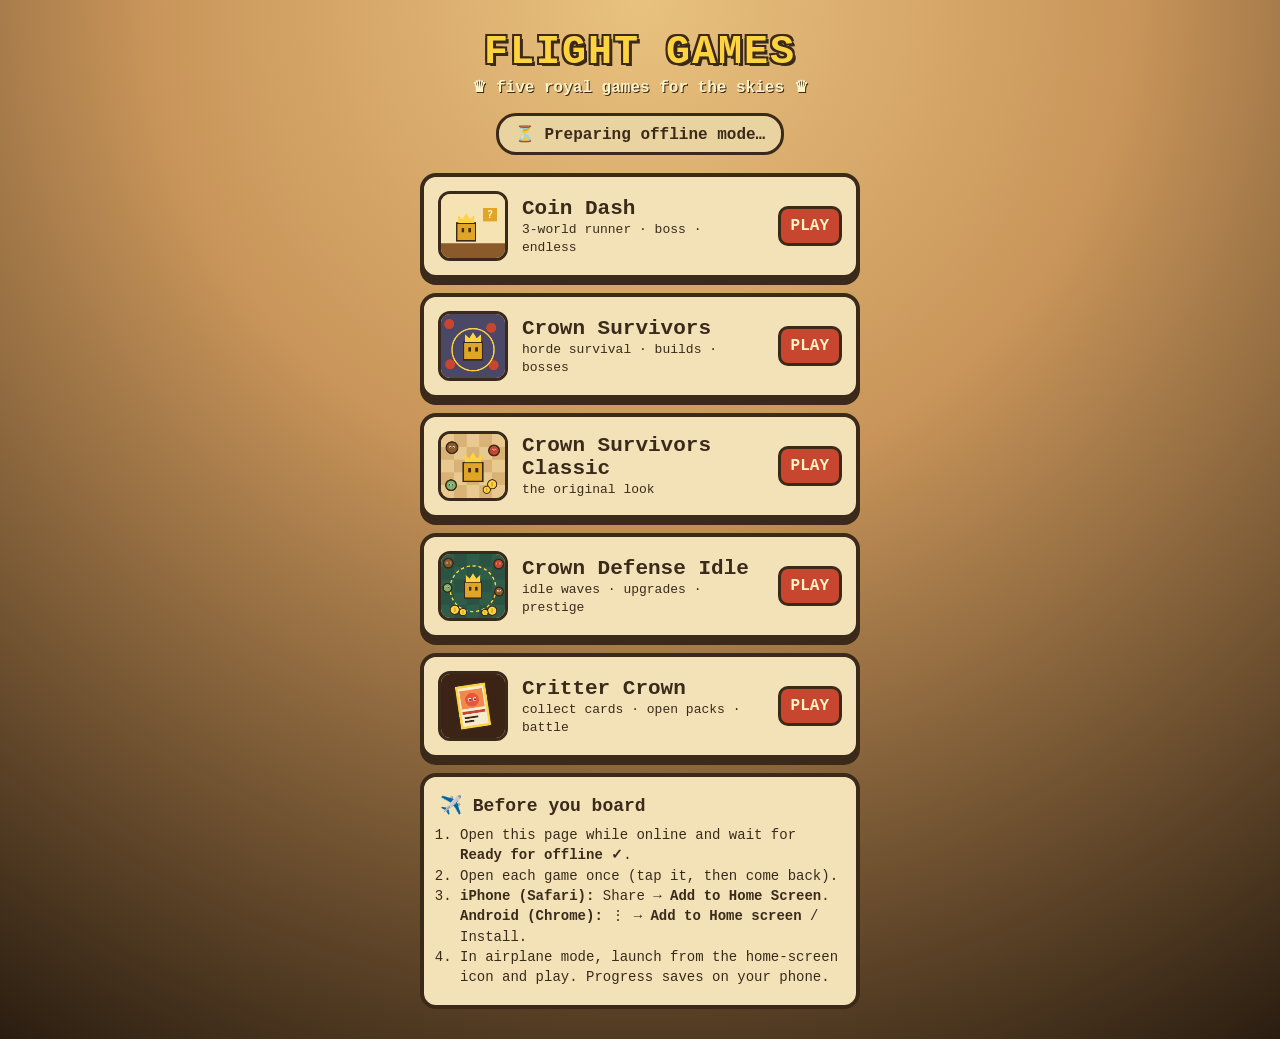
<file: index.html>
<!DOCTYPE html><html lang="en"><head><meta charset="utf-8">
<meta name="viewport" content="width=device-width,initial-scale=1,viewport-fit=cover">
<meta name="apple-mobile-web-app-capable" content="yes"><meta name="mobile-web-app-capable" content="yes">
<meta name="apple-mobile-web-app-status-bar-style" content="black-translucent"><meta name="apple-mobile-web-app-title" content="Flight Games">
<meta name="theme-color" content="#3b2a1a"><title>Flight Games</title>
<link rel="manifest" href="manifest.json"><link rel="apple-touch-icon" href="icons/icon-180.png"><link rel="icon" href="icons/icon-192.png">
<style>
*{box-sizing:border-box}body{margin:0;min-height:100vh;font-family:"Courier New",Courier,monospace;color:#3b2a1a;background:#2a1d10 radial-gradient(circle at 50% 0,#e9c27f 0,#c9955a 40%,#2a1d10 100%);padding:max(20px,env(safe-area-inset-top)) 16px 30px}
.wrap{max-width:440px;margin:0 auto}h1{text-align:center;font-size:40px;margin:10px 0 2px;color:#ffd23f;text-shadow:3px 3px 0 #3b2a1a,-2px -2px 0 #3b2a1a,2px -2px 0 #3b2a1a,-2px 2px 0 #3b2a1a;letter-spacing:2px}
.sub{text-align:center;color:#fff3c4;font-weight:bold;margin-bottom:16px;text-shadow:1px 1px 0 #3b2a1a}
#st{margin:0 auto 18px;width:fit-content;padding:8px 16px;border:3px solid #3b2a1a;border-radius:20px;background:#e9d3a0;font-weight:bold}#st.ok{background:#bfe3b0;color:#1f5a33}
a.g{display:flex;gap:14px;align-items:center;text-decoration:none;color:#3b2a1a;background:#f3e2b8;border:4px solid #3b2a1a;border-radius:16px;padding:14px;margin-bottom:14px;box-shadow:0 6px 0 #3b2a1a}
a.g:active{transform:translateY(4px);box-shadow:0 2px 0 #3b2a1a}.ic{width:70px;height:70px;flex:none;border:3px solid #3b2a1a;border-radius:12px}
.g b{font-size:21px;display:block}.g span{font-size:13px}.play{margin-left:auto;background:#c8452f;color:#fff3c4;border:3px solid #3b2a1a;border-radius:10px;padding:8px 10px;font-weight:bold}
.how{background:#f3e2b8;border:4px solid #3b2a1a;border-radius:16px;padding:12px 16px;font-size:14px;line-height:1.45}.how h2{margin:4px 0 6px;font-size:18px}.how ol{padding-left:20px;margin:6px 0}
</style></head><body><div class="wrap">
<h1>FLIGHT GAMES</h1><div class="sub">♛ five royal games for the skies ♛</div>
<div id="st">⏳ Preparing offline mode…</div>
<a class="g" href="coin-dash/"><canvas class="ic" id="i1" width="140" height="140"></canvas><div><b>Coin Dash</b><span>3-world runner · boss · endless</span></div><div class="play">PLAY</div></a>
<a class="g" href="crown-survivors/"><canvas class="ic" id="i2" width="140" height="140"></canvas><div><b>Crown Survivors</b><span>horde survival · builds · bosses</span></div><div class="play">PLAY</div></a>
<a class="g" href="crown-survivors-classic/"><canvas class="ic" id="i2c" width="140" height="140"></canvas><div><b>Crown Survivors Classic</b><span>the original look</span></div><div class="play">PLAY</div></a>
<a class="g" href="crown-defense-idle/"><canvas class="ic" id="i2d" width="140" height="140"></canvas><div><b>Crown Defense Idle</b><span>idle waves · upgrades · prestige</span></div><div class="play">PLAY</div></a>
<a class="g" href="critter-crown/"><canvas class="ic" id="i3" width="140" height="140"></canvas><div><b>Critter Crown</b><span>collect cards · open packs · battle</span></div><div class="play">PLAY</div></a>
<div class="how"><h2>✈️ Before you board</h2><ol>
<li>Open this page while online and wait for <b>Ready for offline ✓</b>.</li>
<li>Open each game once (tap it, then come back).</li>
<li><b>iPhone (Safari):</b> Share → <b>Add to Home Screen</b>. <b>Android (Chrome):</b> ⋮ → <b>Add to Home screen</b> / Install.</li>
<li>In airplane mode, launch from the home-screen icon and play. Progress saves on your phone.</li></ol></div>
</div>
<script>
function draw(id,bg,f){const x=document.getElementById(id).getContext('2d');x.fillStyle=bg;x.fillRect(0,0,140,140);f(x)}
function hero(x,cx,cy,s,c){x.fillStyle='#3b2a1a';x.fillRect(cx-22*s,cy-20*s,44*s,42*s);x.fillStyle=c;x.fillRect(cx-19*s,cy-17*s,38*s,36*s);x.fillStyle='#3b2a1a';x.fillRect(cx-10*s,cy-7*s,6*s,9*s);x.fillRect(cx+5*s,cy-7*s,6*s,9*s);x.fillStyle='#ffd23f';x.beginPath();x.moveTo(cx-17*s,cy-19*s);x.lineTo(cx-18*s,cy-36*s);x.lineTo(cx-8*s,cy-27*s);x.lineTo(cx,cy-40*s);x.lineTo(cx+8*s,cy-27*s);x.lineTo(cx+18*s,cy-36*s);x.lineTo(cx+17*s,cy-19*s);x.fill()}
draw('i1','#f6e3b4',x=>{x.fillStyle='#8b5a2b';x.fillRect(0,108,140,32);hero(x,55,82,1,'#e0a526');x.fillStyle='#e0a526';x.fillRect(92,30,30,30);x.fillStyle='#fff3c4';x.font='bold 24px monospace';x.fillText('?',100,53)});
draw('i2','#4b4766',x=>{x.fillStyle='#c8452f';[[18,22],[110,30],[20,110],[115,112]].forEach(([a,b])=>{x.beginPath();x.arc(a,b,11,0,7);x.fill()});x.strokeStyle='#ffd23f';x.lineWidth=3;x.beginPath();x.arc(70,78,46,0,7);x.stroke();hero(x,70,80,1,'#e0a526')});
draw('i3','#3b2416',x=>{x.save();x.translate(70,70);x.rotate(-.15);x.fillStyle='#3b2a1a';x.fillRect(-36,-50,72,100);x.fillStyle='#ffd23f';x.fillRect(-33,-47,66,94);x.fillStyle='#f6ead0';x.fillRect(-28,-42,56,84);x.fillStyle='#f08a4a';x.fillRect(-25,-36,50,40);x.fillStyle='#e8553a';x.beginPath();x.arc(0,-14,15,0,7);x.fill();x.fillStyle='#fff';x.fillRect(-8,-18,6,7);x.fillRect(3,-18,6,7);x.fillStyle='#3b2a1a';x.fillRect(-6,-16,3,4);x.fillRect(5,-16,3,4);x.fillStyle='#c8452f';x.fillRect(-25,10,50,6);x.fillStyle='#3b2a1a';x.fillRect(-22,22,30,4);x.fillRect(-22,30,20,4);x.restore()});
const st=document.getElementById('st');function ready(){st.textContent='Ready for offline ✓';st.className='ok'}
if('serviceWorker' in navigator){navigator.serviceWorker.register('sw.js',{scope:'./'}).then(()=>navigator.serviceWorker.ready).then(r=>{
 navigator.serviceWorker.addEventListener('message',e=>{if(e.data&&e.data.ready)ready()});const ask=()=>{const w=navigator.serviceWorker.controller||r.active;if(w)w.postMessage('status')};ask();setInterval(ask,1500)}).catch(e=>{st.textContent='⚠ Offline mode unavailable: '+e.message})}
else st.textContent='⚠ This browser cannot cache for offline';
</script><script>(()=>{const blob=(x,cx,cy,r,c)=>{x.fillStyle='#3b2a1a';x.beginPath();x.arc(cx,cy,r+3,0,7);x.fill();x.fillStyle=c;x.beginPath();x.arc(cx,cy,r,0,7);x.fill();x.fillStyle='#fff';x.fillRect(cx-r*.5,cy-r*.35,r*.35,r*.45);x.fillRect(cx+r*.15,cy-r*.35,r*.35,r*.45);x.fillStyle='#3b2a1a';x.fillRect(cx-r*.42,cy-r*.2,r*.2,r*.28);x.fillRect(cx+r*.23,cy-r*.2,r*.2,r*.28)};
const coin=(x,cx,cy,r)=>{x.fillStyle='#3b2a1a';x.beginPath();x.arc(cx,cy,r+2,0,7);x.fill();x.fillStyle='#ffd23f';x.beginPath();x.arc(cx,cy,r,0,7);x.fill();x.fillStyle='#e0a526';x.fillRect(cx-r*.2,cy-r*.55,r*.4,r*1.1)};
draw('i2c','#e9c98f',x=>{x.fillStyle='#d9b376';for(let i=0;i<5;i++)for(let j=0;j<5;j++)if((i+j)%2)x.fillRect(i*28,j*28,28,28);blob(x,24,30,11,'#8b5a2b');blob(x,116,36,10,'#c8452f');blob(x,22,112,10,'#7fb069');coin(x,112,110,9);coin(x,100,122,7);hero(x,70,82,1.05,'#e0a526')});
draw('i2d','#2f5d4a',x=>{x.fillStyle='#2a5343';for(let i=0;i<5;i++)for(let j=0;j<5;j++)if((i+j)%2)x.fillRect(i*28,j*28,28,28);x.strokeStyle='#ffd23f';x.lineWidth=3;x.setLineDash([7,6]);x.beginPath();x.arc(70,76,50,0,7);x.stroke();x.setLineDash([]);blob(x,16,20,9,'#8b5a2b');blob(x,126,22,9,'#c8452f');blob(x,14,74,8,'#7fb069');blob(x,127,82,8,'#8b5a2b');hero(x,70,78,.9,'#e0a526');coin(x,30,122,9);coin(x,48,127,7);coin(x,112,124,9);coin(x,96,128,6)});})()</script>
<script
  src="https://cdn.databuddy.cc/databuddy.js"
  data-client-id="543a7cb0-3979-4000-a209-45af7ac28f26"
  data-track-web-vitals
  data-track-errors
  data-track-outgoing-links
  crossorigin="anonymous"
  async
></script>
<script src="analytics.js"></script>
<script>
document.querySelectorAll('a.g').forEach(function (a) {
  a.addEventListener('click', function () {
    var b = a.querySelector('b');
    var game = b ? b.textContent.trim() : a.getAttribute('href');
    if (window.flightTrack) flightTrack('game_launch', { game: game, source: 'hub' });
  });
});
</script>
</body></html>
</file>
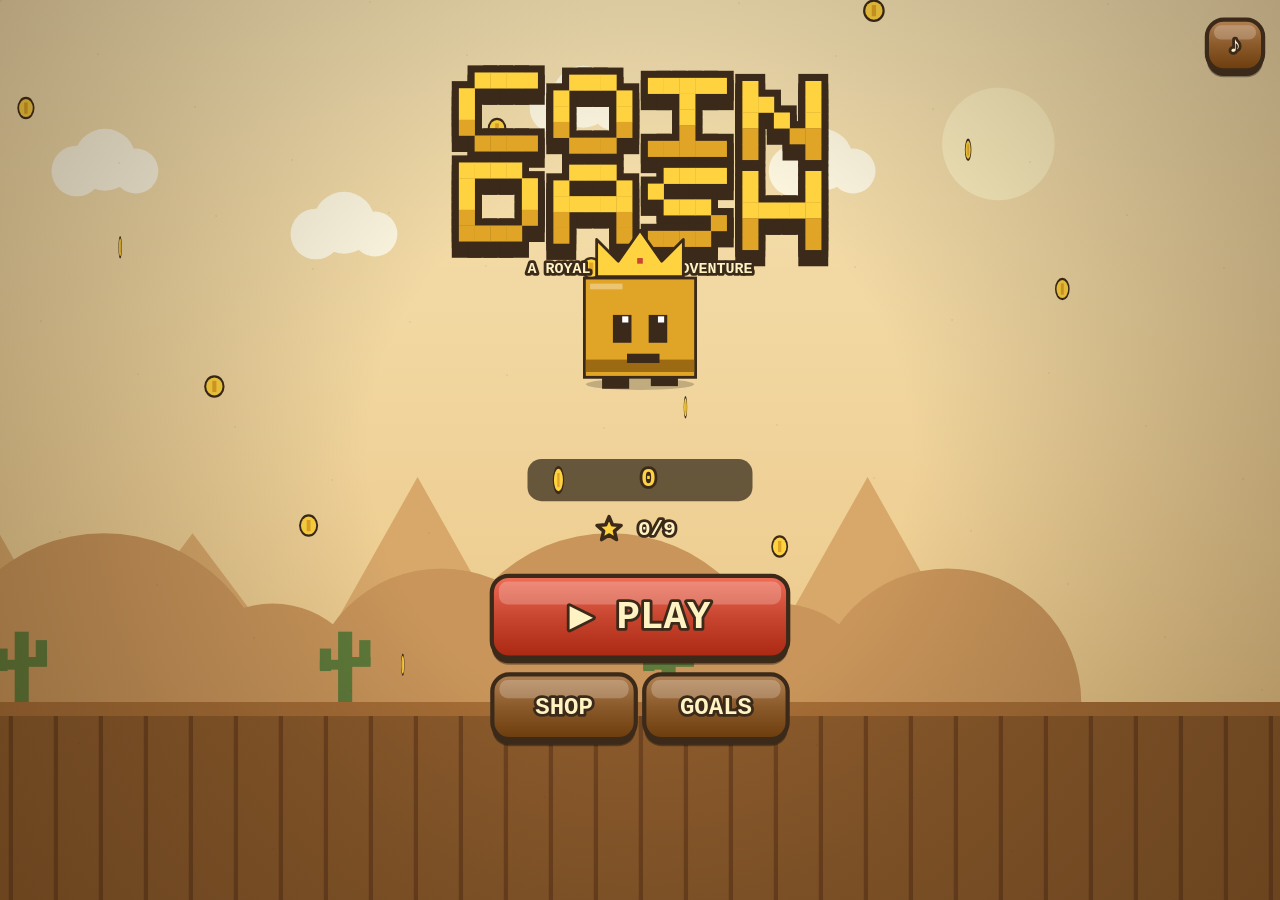
<file: coin-dash/index.html>
<!DOCTYPE html><html lang="en" data-game="Coin Dash"><head><meta charset="utf-8">
<meta name="viewport" content="width=device-width,initial-scale=1,maximum-scale=1,user-scalable=no,viewport-fit=cover">
<meta name="apple-mobile-web-app-capable" content="yes"><meta name="mobile-web-app-capable" content="yes">
<meta name="apple-mobile-web-app-status-bar-style" content="black-translucent"><meta name="apple-mobile-web-app-title" content="Coin Dash">
<meta name="theme-color" content="#3b2a1a"><title>Coin Dash</title>
<link rel="apple-touch-icon" id="ati"><link rel="icon" id="fav"><link rel="manifest" id="man">
<style>
:root{--sat:env(safe-area-inset-top)}
html,body{margin:0;height:100%;overflow:hidden;background:#2a1d10;touch-action:none;-webkit-user-select:none;user-select:none;-webkit-touch-callout:none;overscroll-behavior:none;font-family:"Courier New",monospace}
canvas{display:block;position:fixed;inset:0;width:100vw;height:100vh;height:100dvh}
</style></head><body><canvas id="c"></canvas>
<script>
(()=>{
// ================= icon + manifest =================
const ic=document.createElement('canvas');ic.width=ic.height=180;const ix=ic.getContext('2d');
ix.fillStyle='#f3d98b';ix.fillRect(0,0,180,180);ix.fillStyle='#3b2a1a';ix.fillRect(41,61,98,94);ix.fillStyle='#e0a526';ix.fillRect(45,65,90,86);ix.fillStyle='#3b2a1a';ix.fillRect(65,90,12,18);ix.fillRect(103,90,12,18);ix.fillRect(80,125,24,5);ix.fillStyle='#ffd23f';ix.beginPath();ix.moveTo(50,62);ix.lineTo(55,25);ix.lineTo(72,45);ix.lineTo(90,18);ix.lineTo(108,45);ix.lineTo(125,25);ix.lineTo(130,62);ix.fill();
const icon=ic.toDataURL();ati.href=icon;fav.href=icon;
man.href='data:application/manifest+json,'+encodeURIComponent(JSON.stringify({name:'Coin Dash',short_name:'Coin Dash',display:'fullscreen',orientation:'portrait',background_color:'#2a1d10',theme_color:'#3b2a1a',start_url:'.',icons:[{src:icon,sizes:'180x180',type:'image/png'}]}));
// ================= save (backward compatible) =================
const KEY='coindash_v1';
const def={coins:0,best:0,skin:0,owned:[0],up:{mag:0,shield:0,luck:0},stats:{runs:0,coins:0,blocks:0,stomps:0,clears:0,boss:0},ach:[],mis:null,muted:false,tut:false,lv:{stars:[0,0,0]}};
let S;try{const L=JSON.parse(localStorage.getItem(KEY)||'{}');S=Object.assign({},def,L);S.up=Object.assign({},def.up,L.up);S.stats=Object.assign({},def.stats,L.stats);S.lv=Object.assign({stars:[0,0,0]},L.lv);if(!Array.isArray(S.owned))S.owned=[0];if(!Array.isArray(S.ach))S.ach=[];if(S.best>0&&L.tut===undefined)S.tut=true}catch(e){S=JSON.parse(JSON.stringify(def))}
const save=()=>{try{localStorage.setItem(KEY,JSON.stringify(S))}catch(e){}};
const unlocked=i=>i===0||S.lv.stars[i-1]>0, endlessOpen=()=>S.lv.stars[0]>0;
const SKINS=[{n:'Classic',c:'#e0a526',d:'#9c6a12',p:0},{n:'Ruby',c:'#c8452f',d:'#7d2618',p:150},{n:'Mint',c:'#5fae7a',d:'#2f6b44',p:300},{n:'Royal',c:'#6a5acd',d:'#3a2f85',p:600},{n:'Ghost',c:'#efe6d2',d:'#a89c80',p:1000},{n:'Shadow',c:'#3b2a1a',d:'#120b05',p:2000}];
const UPS=[{k:'mag',n:'Magnet time',b:100},{k:'shield',n:'Start shield',b:250},{k:'luck',n:'Lucky ? blocks',b:150}];
const MISPOOL=[['coins','Collect {n} coins in one run',[50,100,200]],['dist','Run {n}m in one run',[300,700,1200]],['blocks','Hit {n} ? blocks in one run',[3,6,10]],['stomps','Stomp {n} enemies in one run',[3,8,15]],['combo','Reach a x{n} combo',[10,20,35]]];
function newMission(){const m=MISPOOL[Math.random()*MISPOOL.length|0];const t=Math.random()*3|0;return{k:m[0],t:m[1].replace('{n}',m[2][t]),n:m[2][t],r:[50,100,200][t],done:false}}
const today=new Date().toDateString();
if(!S.mis||S.mis.day!==today){S.mis={day:today,list:[newMission(),newMission(),newMission()]};save()}
const ACH=[['First Steps','Finish a run',s=>s.stats.runs>=1],['Pocket Change','Bank 500 coins total',s=>s.stats.coins>=500],['Treasure Hunter','Bank 5000 coins total',s=>s.stats.coins>=5000],['Block Party','Hit 50 ? blocks',s=>s.stats.blocks>=50],['Stomper','Stomp 100 enemies',s=>s.stats.stomps>=100],['Marathon','Endless: 2000m',s=>s.best>=2000],['Fashionista','Own 4 skins',s=>s.owned.length>=4],['Royal Tour','Clear all 3 worlds',s=>s.lv.stars.every(v=>v>0)],['King Slayer','Defeat the Lava King',s=>s.stats.boss>=1],['Perfectionist','Earn all 9 stars',s=>s.lv.stars.reduce((a,b)=>a+b,0)>=9]];
// ================= levels & themes =================
const LV=[
 {n:'Sunny Dunes',sub:'World 1',goal:700,s0:230,s1:320,target:140,obs:['blob','blob','spike','bird'],gap:[560,430],th:0,tip:'Easy breezy! Stomp blobs, grab coins.',ic:'sun'},
 {n:'Moonlit Keep',sub:'World 2',goal:1000,s0:260,s1:380,target:200,obs:['blob','spike','bat','bat','pit','pit'],gap:[470,360],th:1,tip:'NEW: bottomless pits & swooping bats',ic:'moon'},
 {n:'Lava Peaks',sub:'World 3',goal:1200,s0:290,s1:420,target:240,obs:['blob','spike','meteor','meteor','pit','bird'],gap:[430,320],th:2,boss:true,tip:'NEW: falling meteors + the Lava King!',ic:'volc'}];
const TH=[
 {sky:['#f6e3b4','#e9c27f'],far:'#c9955a',ground:'#8b5a2b',top:'#a66d36',line:'#6e4320',pit:'#2a1d10',vig:'rgba(60,35,10,.45)'},
 {sky:['#14162e','#3d3163'],far:'#22213f',ground:'#4a4560',top:'#6b6488',line:'#2f2b42',pit:'#07070f',vig:'rgba(5,5,20,.6)'},
 {sky:['#3a0f0a','#c2481d'],far:'#2a0d08',ground:'#2b1a17',top:'#4a2a22',line:'#ff6a1a',pit:'#ff5a14',vig:'rgba(40,5,0,.55)'}];
// music: midi patterns
const SONGS=[{bpm:128,w:'square',bass:[48,0,55,0,52,0,55,0],mel:[72,76,79,76,74,0,72,0,76,79,84,79,77,76,74,0]},
 {bpm:104,w:'triangle',bass:[45,0,45,52,41,0,43,50],mel:[69,0,72,71,69,0,64,0,65,0,69,67,64,0,0,0]},
 {bpm:146,w:'sawtooth',bass:[40,40,52,40,43,43,55,43],mel:[76,0,75,76,0,79,78,76,74,0,71,72,74,0,71,0]}];
// ================= audio =================
let AC=null,MG=null;function au(){if(!AC){try{AC=new(window.AudioContext||window.webkitAudioContext)();MG=AC.createGain();MG.connect(AC.destination)}catch(e){}}if(AC&&AC.state==='suspended')AC.resume()}
function note(f,d,type,v,at,slide=0){if(S.muted||!AC)return;const o=AC.createOscillator(),g=AC.createGain();o.type=type;o.frequency.setValueAtTime(f,at);if(slide)o.frequency.exponentialRampToValueAtTime(Math.max(30,f+slide),at+d);g.gain.setValueAtTime(v,at);g.gain.exponentialRampToValueAtTime(.0008,at+d);o.connect(g);g.connect(MG);o.start(at);o.stop(at+d+.02)}
function tone(f,d,type='square',v=.08,slide=0,delay=0){if(AC)note(f,d,type,v,AC.currentTime+delay,slide)}
function noise(d,v=.15){if(S.muted||!AC)return;const b=AC.createBuffer(1,AC.sampleRate*d,AC.sampleRate),a=b.getChannelData(0);for(let i=0;i<a.length;i++)a[i]=(Math.random()*2-1)*(1-i/a.length);const s=AC.createBufferSource(),g=AC.createGain();s.buffer=b;g.gain.value=v;s.connect(g);g.connect(MG);s.start()}
const mf=m=>440*Math.pow(2,(m-69)/12);
const sfx={coin:c=>{const f=880*Math.pow(1.03,Math.min(c,24));tone(f,.06);tone(f*1.5,.12,'square',.07,0,.05)},jump:()=>tone(300,.15,'square',.06,300),dj:()=>tone(450,.15,'triangle',.08,500),
 block:()=>{tone(200,.08,'square',.1);[523,659,784,1046].forEach((f,i)=>tone(f,.1,'square',.06,0,.06*i))},stomp:()=>{tone(220,.15,'triangle',.14,-150);noise(.08,.1)},
 hurt:()=>{tone(300,.3,'sawtooth',.12,-200);noise(.2,.18)},die:()=>{[392,330,262,196].forEach((f,i)=>tone(f,.25,'square',.08,0,.18*i))},
 power:()=>[392,523,659,784,1046].forEach((f,i)=>tone(f,.12,'triangle',.08,0,.05*i)),buy:()=>[659,880,1318].forEach((f,i)=>tone(f,.1,'square',.06,0,.07*i)),click:()=>tone(660,.04,'square',.05),
 star:i=>[0,4,7,12].forEach((s,j)=>tone(mf(72+i*2+s),.15,'square',.07,0,.05*j)),win:()=>[60,64,67,72,67,72,76,79].forEach((m,i)=>tone(mf(m),.18,'square',.07,0,.09*i)),
 boom:()=>{noise(.5,.3);tone(120,.5,'sawtooth',.12,-80)},whoosh:()=>tone(900,.25,'triangle',.05,-700)};
let mstep=0,mnext=0;
setInterval(()=>{if(!AC||S.muted||scene!=='play'||!G||G.paused||G.dead||G.finished){mnext=0;return}
 const si=curTheme(),sg=SONGS[si],bpm=sg.bpm*(G.boss?1.15:1),st=60/bpm/2;if(!mnext||mnext<AC.currentTime)mnext=AC.currentTime+.05;
 while(mnext<AC.currentTime+.2){const b=sg.bass[mstep%8],m=sg.mel[mstep%16];if(b)note(mf(b),st*.9,'triangle',.05,mnext);if(m)note(mf(m),st*.8,sg.w,sg.w==='sawtooth'?.018:.025,mnext);if(mstep%4===0)noise(.03,.03);mstep++;mnext+=st}},40);
const vib=p=>{try{if(navigator.vibrate)navigator.vibrate(p)}catch(e){}};
// ================= canvas =================
const cv=document.getElementById('c'),x=cv.getContext('2d');let W,H,DPR,U,SAT=0;
function rs(){DPR=Math.min(devicePixelRatio||1,2);W=innerWidth;H=innerHeight;cv.width=W*DPR;cv.height=H*DPR;x.setTransform(DPR,0,0,DPR,0,0);U=Math.min(W/360,H/640);SAT=parseInt(getComputedStyle(document.documentElement).getPropertyValue('--sat'))||0}
addEventListener('resize',rs);rs();
['touchmove','gesturestart','dblclick','contextmenu'].forEach(e=>document.addEventListener(e,ev=>ev.preventDefault(),{passive:false}));
// ================= state =================
let scene='title',G=null,shake=0,parts=[],floats=[],btns=[],t0=performance.now(),clock=0,toast=null,trans=null,flash=0,pressed=null,amb=[],speedMul=1;
const GROUND=()=>H*0.78;
const curTheme=()=>!G?0:G.mode==='endless'?Math.floor(G.dist/800)%3:LV[G.li].th;
function go(s,fn){if(trans)return;trans={t:0,to:s,fn};sfx.whoosh()}
function startRun(mode,li){au();if(window.flightTrackGameStarted)flightTrackGameStarted({mode:mode});const lv=mode==='lvl'?LV[li]:null;G={mode,li,lv,x:0,spd:lv?lv.s0:260,vy:0,py:0,ground:true,jumps:0,hold:0,dist:0,coins:0,combo:0,comboT:0,maxCombo:0,blocks:0,stomps:0,hits:0,
 obs:[],cns:[],qbs:[],shots:[],nextO:lv?700:500,nextC:200,nextQ:700,shield:S.up.shield>0?1:0,hearts:lv?3:1,inv:0,mag:0,dbl:0,star:0,dead:false,deadT:0,paused:false,sq:1,coinBump:0,
 tut:mode==='lvl'&&li===0&&!S.tut?{step:0,t:0}:null,boss:null,finished:false,finT:0,intro:lv?2:0,god:false,auto:false};
 if(G.tut)G.nextO=1100;S.stats.runs++;mstep=0}
const P=()=>({x:W*0.25,w:34*U,h:34*U});
function jump(){const g=G;if(g.ground){g.vy=-720*U;g.ground=false;g.jumps=1;g.hold=.18;g.sq=.65;sfx.jump();vib(8);puff(P().x,GROUND(),6,'#c9a66b');if(g.tut&&g.tut.step===0){g.tut.step=1;g.tut.t=0}}
 else if(g.jumps<2){g.vy=-650*U;g.jumps=2;g.hold=.12;sfx.dj();vib(8);ring(P().x,GROUND()-g.py,'#fff3c4');if(g.tut&&g.tut.step===1){g.tut.step=2;g.tut.t=0}}}
function pressDown(){au();if(scene!=='play'||G.paused||G.dead||G.finished)return;jump()}
let holding=false;
cv.addEventListener('pointerdown',e=>{e.preventDefault();au();if(trans)return;const X=e.clientX,Y=e.clientY;for(const b of btns.slice().reverse())if(X>b.x&&X<b.x+b.w&&Y>b.y&&Y<b.y+b.h){sfx.click();vib(6);pressed={k:b.k,t:.15};b.f();return}holding=true;pressDown()});
addEventListener('pointerup',()=>{holding=false});addEventListener('pointercancel',()=>{holding=false});
addEventListener('keydown',e=>{if(e.code==='Space'||e.code==='ArrowUp'){if(scene==='play'){if(!holding){holding=true;pressDown()}}}if(e.code==='KeyP'&&scene==='play')G.paused=!G.paused});
addEventListener('keyup',e=>{if(e.code==='Space'||e.code==='ArrowUp')holding=false});
document.addEventListener('visibilitychange',()=>{if(document.hidden&&scene==='play'&&!G.dead)G.paused=true});
function puff(px,py,n,c,sp=1){for(let i=0;i<n;i++)parts.push({x:px,y:py,vx:(Math.random()-.5)*300*U*sp,vy:-Math.random()*250*U*sp,l:.5+Math.random()*.4,c,s:(3+Math.random()*4)*U})}
function ring(px,py,c){parts.push({ring:1,x:px,y:py,r:4*U,l:.4,c})}
function flt(px,py,t,c,sz=16){floats.push({x:px,y:py,t,c,l:1,sz})}
function confetti(n){for(let i=0;i<n;i++)parts.push({x:Math.random()*W,y:-10,vx:(Math.random()-.5)*80*U,vy:Math.random()*100*U,l:2+Math.random(),c:['#ffd23f','#c8452f','#5fae7a','#6a5acd','#fff3c4'][i%5],s:6*U,conf:1})}
// ================= update =================
function update(dt){clock+=dt;
 for(const p of parts){if(p.ring){p.r+=200*U*dt;p.l-=dt;continue}p.x+=p.vx*dt;p.y+=p.vy*dt;p.vy+=(p.conf?120:900)*U*dt;p.l-=dt}parts=parts.filter(p=>p.l>0);
 for(const f of floats){f.y-=60*U*dt;f.l-=dt*1.2}floats=floats.filter(f=>f.l>0);
 shake=Math.max(0,shake-dt*30);flash=Math.max(0,flash-dt*2);if(toast){toast.l-=dt;if(toast.l<=0)toast=null}if(pressed){pressed.t-=dt;if(pressed.t<=0)pressed=null}
 if(trans){trans.t+=dt;if(trans.t>=.22&&!trans.done){trans.done=1;scene=trans.to;if(trans.fn)trans.fn()}if(trans.t>=.44)trans=null}
 if(scene==='complete'&&G){G.cT=(G.cT||0)+dt;for(let i=0;i<3;i++)if(G.cT>.5+.45*i&&!G['s'+i]){G['s'+i]=1;if(i<G.stars){sfx.star(i);vib(20);shake=5}}}
 if(scene!=='play'||G.paused)return;
 const g=G;if(g.intro>0)g.intro-=dt;
 if(g.dead){g.deadT+=dt;g.vy+=1800*U*dt;g.py-=g.vy*dt;if(g.deadT>1.4)endRun(false);return}
 const lv=g.lv,goal=lv?lv.goal:1e9,prog=lv?Math.min(1,g.dist/goal):Math.min(1,g.dist/2500);
 g.spd=lv?lv.s0+(lv.s1-lv.s0)*prog:Math.min(620,260+g.dist*0.12);if(g.tut&&g.tut.step<3)g.spd*=.85;
 const v=g.spd*U*dt;g.x+=v;
 if(g.finished){g.finT+=dt;g.dist+=g.spd*dt/30;if(Math.random()<.3)confetti(2);if(g.finT>2)endRun(true);physics(dt);return}
 if(!g.boss)g.dist+=g.spd*dt/30;
 if(lv&&g.dist>=goal&&!g.boss){g.dist=goal;if(lv.boss){g.boss={hp:3,t:0,fire:2.2,hit:0,dead:0,y:-300*U,enter:1};flt(W/2,H*.35,'THE LAVA KING!','#ff8a3d',24);shake=12;sfx.boom();vib([100,50,100])}else finish()}
 if(g.tut){g.tut.t+=dt;const T=g.tut;if(T.step===2&&T.t>4)T.step=3,T.t=0;if(T.step===3&&g.qbs.some(q=>q.x<W*.9&&!q.hit))T.step=4,T.t=0;if(T.step===4&&(T.t>5||g.blocks>0))T.step=5,T.t=0;if(T.step===5&&T.t>4){T.step=6;S.tut=true;save()}}
 physics(dt);
 ['mag','dbl','star','inv'].forEach(k=>g[k]=Math.max(0,g[k]-dt));g.coinBump=Math.max(0,g.coinBump-dt*4);
 if(g.comboT>0){g.comboT-=dt;if(g.comboT<=0){if(g.combo>=10)flt(W/2,90*U,'COMBO x'+g.combo+'!','#ff8a3d');g.combo=0}}
 // spawn
 const th=curTheme(),near=lv?(goal-g.dist)*30<W/U+200:false;
 g.nextO-=v/U;if(g.nextO<0&&!near&&!g.boss&&!(g.tut&&g.tut.step<2)){spawnObs(lv?lv.obs:LV[th].obs,g);const gp=lv?lv.gap:[380,180];const base=gp[0]+(gp[1]-gp[0])*prog;g.nextO=base+Math.random()*base*.7}
 g.nextC-=v/U;if(g.nextC<0){const n=4+(Math.random()*5|0),arc=Math.random()<.5,base=(Math.random()<.5?20:90)*U;for(let i=0;i<n;i++)g.cns.push({x:W+30*U+i*30*U,y:base+(arc?Math.sin(i/(n-1)*Math.PI)*60*U:0)+18*U,a:Math.random()*6});g.nextC=240+Math.random()*280}
 g.nextQ-=v/U;if(g.nextQ<0&&(!near||g.boss)){g.qbs.push({x:W+40*U,y:150*U,s:34*U,hit:false,bump:0});g.nextQ=g.boss?520:(g.tut&&!g.blocks?500:(900-S.up.luck*90)+Math.random()*600)}
 const pp=P(),px=pp.x,py=GROUND()-g.py,pw=pp.w,ph=pp.h;
 if(g.auto)autopilot(px);
 // coins
 for(const c of g.cns){c.x-=v;const cy=GROUND()-c.y;if(g.mag>0){const dx=px-c.x,dy=(py-ph/2)-cy,d=Math.hypot(dx,dy);if(d<220*U&&d>1){c.x+=dx/d*600*U*dt;c.y-=dy/d*600*U*dt}}
  if(!c.got&&Math.abs(c.x-px)<pw*.7&&Math.abs((GROUND()-c.y)-(py-ph/2))<ph*.8){c.got=1;g.combo++;g.comboT=1.2;g.maxCombo=Math.max(g.maxCombo,g.combo);const val=(g.dbl>0?2:1)*(1+Math.floor(g.combo/10));g.coins+=val;g.coinBump=1;sfx.coin(g.combo);puff(c.x,cy,5,'#ffd23f');ring(c.x,cy,'#ffd23f');if(val>1)flt(c.x,cy,'+'+val,'#fff3c4')}}
 g.cns=g.cns.filter(c=>!c.got&&c.x>-30);
 // ? blocks
 for(const q of g.qbs){q.x-=v;q.bump=Math.max(0,q.bump-dt*4);const qy=GROUND()-q.y;
  if(!q.hit&&g.vy<0&&Math.abs(q.x-px)<(q.s+pw)/2&&py-ph<qy+q.s/2&&py-ph>qy-q.s/2){q.hit=true;q.bump=1;g.vy=100*U;g.blocks++;S.stats.blocks++;sfx.block();vib(15);shake=6;puff(q.x,qy-q.s/2,14,'#ffd23f');ring(q.x,qy,'#fff3c4');
   if(g.boss&&!g.boss.dead){g.shots.push({x:q.x,y:qy-q.s,t:0});flt(q.x,qy-q.s,'KING STAR!','#fff3c4')}else reward(q.x,qy-q.s)}}
 g.qbs=g.qbs.filter(q=>q.x>-60);
 // boss
 if(g.boss)bossUpdate(dt,px,py);
 // obstacles
 for(const o of g.obs){const sp=o.t==='bird'?1.25:o.t==='bat'?1.1:o.t==='fireball'?1.6:1;o.x-=v*sp;o.ph=(o.ph||0)+dt*8;if(o.dead){o.dy=(o.dy||0)+dt*600*U;continue}
  if(o.t==='pit')continue;
  if(o.t==='meteor'){o.alt-=o.fs*dt;if(o.alt<=0){o.t='fire';o.w=26*U;o.h=22*U;shake=Math.max(shake,5);sfx.stomp();puff(o.x,GROUND(),12,'#ff8a3d')}}
  if(o.t==='bat')o.y=o.by+Math.sin(o.ph*.5)*30*U;
  const oy=o.t==='meteor'?GROUND()-o.alt:(o.t==='bird'||o.t==='bat'||o.t==='fbhi')?GROUND()-o.y:GROUND();
  const hitX=Math.abs(o.x-px)<(o.w+pw)/2*0.8,hitY=py>oy-o.h+4*U&&py-ph<oy;
  if(hitX&&hitY&&!o.touched){const stompable=o.t==='blob'||o.t==='bat'||o.t==='bird';
   if(g.star>0){o.dead=1;kill(o,py)}else if(stompable&&g.vy>0&&py<oy-o.h*0.4){o.dead=1;g.vy=-560*U;g.jumps=1;kill(o,py)}else{o.touched=1;hurt()}}}
 g.obs=g.obs.filter(o=>o.x>-140*U&&!(o.dy>H));
}
function physics(dt){const g=G,px=P().x;const over=g.obs.some(o=>o.t==='pit'&&Math.abs(o.x-px)<o.w/2-10*U);
 if(g.ground&&over){g.ground=false;g.vy=0;g.jumps=1}
 if(!g.ground){if(holding&&g.hold>0){g.hold-=dt;g.vy-=900*U*dt}g.vy+=2200*U*dt;g.py-=g.vy*dt;
  if(g.py<=0){if(over&&!g.finished){if(g.py<-60*U){hurt(true);if(!g.dead){g.py=0;g.vy=-880*U;g.jumps=1;g.hold=0;puff(px,GROUND(),10,'#fff3c4')}}}else{g.py=0;g.ground=true;g.jumps=0;g.sq=1.3;puff(px,GROUND(),4,'#c9a66b')}}}
 g.sq+=(1-g.sq)*Math.min(1,dt*12)}
function spawnObs(list,g){const t=list[Math.random()*list.length|0],X=W+60*U;
 if(t==='blob')g.obs.push({t,x:X,w:30*U,h:26*U,ph:Math.random()*6});
 else if(t==='spike'){const big=Math.random()<(g.lv?g.lv.th*.35:.5);g.obs.push({t,x:X,w:(big?54:28)*U,h:24*U})}
 else if(t==='bird')g.obs.push({t,x:X,w:30*U,h:20*U,y:(70+Math.random()*30)*U});
 else if(t==='bat'){const by=(45+Math.random()*50)*U;g.obs.push({t,x:X,w:28*U,h:18*U,by,y:by,ph:Math.random()*6})}
 else if(t==='pit'){const w=(60+Math.random()*(g.lv&&g.lv.th===2?50:35))*U;g.obs.push({t,x:X+w/2,w,h:0})}
 else if(t==='meteor'){const land=W*.25+(160+Math.random()*120)*U,T=(X-land)/(g.spd*U),alt=H*.75;g.obs.push({t,x:X,w:24*U,h:24*U,alt,fs:alt/T})}}
function autopilot(px){const g=G;if(!g.ground&&g.jumps>=2)return;
 for(const o of g.obs){const dx=o.x-px;if(o.dead)continue;if(dx>0&&dx<(o.t==='pit'?60:70)*U+g.spd*U*.12&&(o.t!=='bird'&&o.t!=='bat'&&o.t!=='fbhi')&&g.ground){holding=true;jump();setTimeout(()=>holding=false,150);return}}
 for(const q of g.qbs){const dx=q.x-px;if(!q.hit&&dx>0&&dx<g.spd*U*.22&&g.ground){jump();return}}}
function hurt(pit){const g=G;if(g.god||g.finished)return;if(g.inv>0&&!pit)return;if(g.star>0&&!pit)return;
 if(g.shield>0&&!pit){g.shield=0;g.inv=1;sfx.stomp();shake=10;vib(30);flt(P().x,GROUND()-g.py-50*U,'SHIELD!','#9fd3ff');ring(P().x,GROUND()-g.py,'#9fd3ff');return}
 if(g.inv>0&&pit)return;g.hits++;g.hearts--;g.inv=1.6;flash=.6;shake=16;vib([50,30,80]);g.combo=0;
 if(g.hearts<=0){g.dead=true;g.vy=-700*U;sfx.die();puff(P().x,GROUND()-g.py,26,'#c8452f')}else{sfx.hurt();flt(P().x,GROUND()-g.py-50*U,'OUCH!','#ff6b5a')}}
function kill(o,py){G.stomps++;S.stats.stomps++;G.coins+=3;sfx.stomp();vib(12);shake=7;puff(o.x,py,12,'#7d4a2a');ring(o.x,py,'#fff3c4');flt(o.x,py-40*U,'STOMP +3','#fff3c4')}
function reward(qx,qy){const r=Math.random();let t;
 if(r<.3){G.mag=6+S.up.mag*2;t='MAGNET!'}else if(r<.5){G.dbl=8;t='2x COINS!'}else if(r<.65){G.star=5;t='STAR POWER!'}else if(r<.8){G.shield=1;t='SHIELD!'}else if(r<.88&&G.lv&&G.hearts<3){G.hearts++;t='+1 HEART!'}else{const n=10+S.up.luck*3;G.coins+=n;t='+'+n+' COINS'}
 sfx.power();flt(qx,qy,t,'#fff3c4',18)}
function bossUpdate(dt,px,py){const g=G,b=g.boss;b.t+=dt;b.hit=Math.max(0,b.hit-dt);const bx=W*.8,tgt=GROUND()-60*U-Math.abs(Math.sin(b.t*2))*30*U;b.y+=(tgt-b.y)*Math.min(1,dt*4);b.x=bx;
 if(b.dead){b.dead+=dt;if(Math.random()<.5)puff(bx+(Math.random()-.5)*80*U,b.y,4,['#ff8a3d','#ffd23f','#c8452f'][Math.random()*3|0],1.5);if(b.dead>1.6)finish();return}
 b.fire-=dt;if(b.fire<=0){const hi=b.hp<3&&Math.random()<.35;g.obs.push({t:hi?'fbhi':'fireball',x:bx-30*U,w:22*U,h:22*U,y:hi?62*U:0});b.fire=(b.hp===3?2.1:b.hp===2?1.7:1.4)+Math.random()*.5;tone(160,.2,'sawtooth',.08,200)}
 for(const s of g.shots){s.t+=dt*1.6;const k=Math.min(1,s.t);s.cx=s.x+(bx-s.x)*k;s.cy=s.y+(b.y-s.y)*k-Math.sin(k*Math.PI)*80*U;if(k>=1&&!s.done){s.done=1;b.hp--;b.hit=.5;shake=14;vib([40,20,40]);sfx.boom();puff(bx,b.y,24,'#ffd23f',1.4);flt(bx,b.y-70*U,b.hp?'HIT!':'K.O.!','#fff3c4',24);if(!b.hp){b.dead=.01;g.obs.forEach(o=>{if(o.t==='fireball'||o.t==='fbhi')o.dead=1});S.stats.boss++}}}
 g.shots=g.shots.filter(s=>!s.done)}
function finish(){const g=G;if(g.finished)return;g.finished=true;g.finT=0;sfx.win();vib([30,40,30,40,80]);confetti(60);g.obs.forEach(o=>{if(o.t!=='pit')o.dead=1})}
function endRun(win){const g=G,d=Math.floor(g.dist);S.coins+=g.coins;S.stats.coins+=g.coins;g.earned=[];g.win=win;
 if(g.mode==='endless'){g.newBest=d>S.best;if(g.newBest)S.best=d}
 if(win){let st=1;if(g.coins>=g.lv.target)st++;if(g.hits===0)st++;g.stars=st;g.prev=S.lv.stars[g.li];if(!g.prev){const bonus=100*(g.li+1);S.coins+=bonus;g.earned.push('First clear bonus +'+bonus);S.stats.clears++;if(g.li<2)g.unlock=LV[g.li+1].n;else g.unlock='ENDLESS gets lava!';if(g.li===0)g.earned.push('ENDLESS MODE unlocked!')}S.lv.stars[g.li]=Math.max(g.prev,st)}
 for(const m of S.mis.list){if(m.done)continue;const val={coins:g.coins,dist:d,blocks:g.blocks,stomps:g.stomps,combo:g.maxCombo}[m.k];if(val>=m.n){m.done=true;S.coins+=m.r;g.earned.push('Mission: '+m.t+' +'+m.r)}}
 for(const a of ACH)if(!S.ach.includes(a[0])&&a[2](S)){S.ach.push(a[0]);g.earned.push('★ '+a[0])}
 save();g.cT=0;scene=win?'complete':'over';trans={t:.22,to:scene,done:1}}
// ================= drawing helpers =================
const pal={ink:'#3b2a1a',gold:'#ffd23f',paper:'#fff3c4'};
const FONT={A:[14,17,31,17,17],B:[30,17,30,17,30],C:[15,16,16,16,15],D:[30,17,17,17,30],E:[31,16,30,16,31],F:[31,16,30,16,16],G:[15,16,19,17,15],H:[17,17,31,17,17],I:[31,4,4,4,31],J:[7,2,2,18,12],K:[17,18,28,18,17],L:[16,16,16,16,31],M:[17,27,21,17,17],N:[17,25,21,19,17],O:[14,17,17,17,14],P:[30,17,30,16,16],Q:[14,17,21,18,13],R:[30,17,30,18,17],S:[15,16,14,1,30],T:[31,4,4,4,4],U:[17,17,17,17,14],V:[17,17,17,10,4],W:[17,17,21,27,17],X:[17,10,4,10,17],Y:[17,10,4,4,4],Z:[31,2,4,8,31],0:[14,19,21,25,14],1:[4,12,4,4,14],2:[30,1,14,16,31],3:[30,1,14,1,30],4:[18,18,31,2,2],5:[31,16,30,1,30],6:[14,16,30,17,14],7:[31,1,2,4,4],8:[14,17,14,17,14],9:[14,17,15,1,14],'!':[4,4,4,0,4],'?':[14,1,6,0,4],'-':[0,0,14,0,0],'.':[0,0,0,0,4],"'":[4,4,0,0,0]};
function pix(s,cx,cy,sz,col,wave=0,col2){const p=sz*U/5,adv=6*p,w=s.length*adv-p;let X0=cx-w/2;
 for(let pass=0;pass<3;pass++)for(let i=0;i<s.length;i++){const g=FONT[s[i]];if(!g)continue;const oy=wave?Math.sin(clock*4+i*.6)*wave*U:0,X=X0+i*adv;
  for(let r=0;r<5;r++)for(let c=0;c<5;c++)if(g[r]&(16>>c)){if(pass===0){x.fillStyle=pal.ink;x.fillRect(X+c*p-p*.45,cy-2.5*p+r*p+oy-p*.45+p*.6,p*1.9,p*1.9)}else if(pass===1){x.fillStyle=pal.ink;x.fillRect(X+c*p-p*.45,cy-2.5*p+r*p+oy-p*.45,p*1.9,p*1.9)}else{x.fillStyle=(col2&&r>=3)?col2:col;x.fillRect(X+c*p,cy-2.5*p+r*p+oy,p*1.02,p*1.02)}}}}
function txt(s,X,Y,sz,c=pal.ink,al='center',stroke=true){x.font='bold '+Math.round(sz*U)+'px "Courier New",Courier,monospace';x.textAlign=al;x.textBaseline='middle';if(stroke){x.lineWidth=4*U;x.strokeStyle=pal.ink;x.lineJoin='round';x.strokeText(s,X,Y)}x.fillStyle=c;x.fillText(s,X,Y)}
function rr(X,Y,w,h,r,f,s,lw=3){x.beginPath();if(x.roundRect)x.roundRect(X,Y,w,h,r);else{x.moveTo(X+r,Y);x.arcTo(X+w,Y,X+w,Y+h,r);x.arcTo(X+w,Y+h,X,Y+h,r);x.arcTo(X,Y+h,X,Y,r);x.arcTo(X,Y,X+w,Y,r);x.closePath()}if(f){x.fillStyle=f;x.fill()}if(s){x.lineWidth=lw*U;x.strokeStyle=s;x.stroke()}}
function shade(hex,a){const n=parseInt(hex.slice(1),16);let r=n>>16,g=n>>8&255,b=n&255;r=Math.max(0,Math.min(255,r+a));g=Math.max(0,Math.min(255,g+a));b=Math.max(0,Math.min(255,b+a));return'rgb('+r+','+g+','+b+')'}
function button(lbl,X,Y,w,h,f,col='#e0a526',sz=20,dis){const k=lbl+'|'+Math.round(X)+'|'+Math.round(Y);btns.push({x:X,y:Y,w,h,f,k});const pr=pressed&&pressed.k===k?3*U:0;
 rr(X,Y+5*U,w,h,12*U,'rgba(0,0,0,.35)');rr(X,Y+4*U,w,h,12*U,pal.ink);const gr=x.createLinearGradient(0,Y+pr,0,Y+pr+h);gr.addColorStop(0,shade(col,40));gr.addColorStop(.5,col);gr.addColorStop(1,shade(col,-30));
 rr(X,Y+pr,w,h,12*U,gr,pal.ink);rr(X+5*U,Y+pr+4*U,w-10*U,h*.28,6*U,'rgba(255,255,255,.22)');if(dis){x.globalAlpha=.6}txt(lbl,X+w/2,Y+pr+h/2+1*U,sz,pal.paper);x.globalAlpha=1}
function starShape(cx,cy,r,fill,s=1){x.save();x.translate(cx,cy);x.scale(s,s);x.beginPath();for(let i=0;i<10;i++){const a=-Math.PI/2+i*Math.PI/5,rad=i%2?r*.45:r;x.lineTo(Math.cos(a)*rad,Math.sin(a)*rad)}x.closePath();x.fillStyle=fill;x.fill();x.lineWidth=2.5*U;x.strokeStyle=pal.ink;x.stroke();x.restore()}
function heart(cx,cy,r,f){x.save();x.translate(cx,cy);x.fillStyle=pal.ink;const p=r/3;const m=[[0,1,1,0,1,1,0],[1,1,1,1,1,1,1],[1,1,1,1,1,1,1],[0,1,1,1,1,1,0],[0,0,1,1,1,0,0],[0,0,0,1,0,0,0]];for(let pass=0;pass<2;pass++)m.forEach((row,j)=>row.forEach((v,i)=>{if(v){x.fillStyle=pass?f:pal.ink;pass?x.fillRect((i-3.5)*p,(j-3)*p,p,p):x.fillRect((i-3.5)*p-p*.4,(j-3)*p-p*.4,p*1.8,p*1.8)}}));x.restore()}
// ================= backgrounds =================
const wrap=(v,m)=>((v%m)+m)%m;
function bg(th,scroll){const T=TH[th],gy=GROUND();const gr=x.createLinearGradient(0,0,0,H);gr.addColorStop(0,T.sky[0]);gr.addColorStop(1,T.sky[1]);x.fillStyle=gr;x.fillRect(0,0,W,H);
 if(th===0){x.fillStyle='rgba(255,243,196,.85)';x.beginPath();x.arc(W*.78,H*.16,40*U,0,7);x.fill();
  for(let i=0;i<5;i++){const cx=wrap(i*170*U-scroll*.1,W+200*U)-100*U,cy=H*(.12+.07*(i%3));x.fillStyle='#fff8e1';x.beginPath();x.arc(cx,cy,18*U,0,7);x.arc(cx+20*U,cy-8*U,22*U,0,7);x.arc(cx+42*U,cy,16*U,0,7);x.fill()}
  x.fillStyle='#d8a86a';for(let i=0;i<6;i++){const hx=wrap(i*160*U-scroll*.15,W+320*U)-160*U;x.beginPath();x.moveTo(hx-90*U,gy);x.lineTo(hx,gy-120*U-(i%2)*40*U);x.lineTo(hx+90*U,gy);x.fill()}
  x.fillStyle=T.far;for(let i=0;i<8;i++){const hx=wrap(i*120*U-scroll*.3,W+240*U)-120*U;x.beginPath();x.arc(hx,gy,(70+(i%3)*25)*U,Math.PI,0);x.fill()}
  for(let i=0;i<4;i++){const cx=wrap(i*230*U-scroll*.55,W+260*U)-130*U;x.fillStyle='#5f7a3a';x.fillRect(cx-5*U,gy-50*U,10*U,50*U);x.fillRect(cx-18*U,gy-38*U,8*U,16*U);x.fillRect(cx-18*U,gy-30*U,16*U,7*U);x.fillRect(cx+10*U,gy-44*U,8*U,18*U);x.fillRect(cx+4*U,gy-32*U,14*U,7*U)}}
 else if(th===1){for(let i=0;i<50;i++){const sx=(i*137)%W,sy=(i*71)%(H*.6);x.fillStyle='rgba(255,250,220,'+(.4+.6*Math.abs(Math.sin(clock*2+i)))+')';x.fillRect(sx,sy,2*U,2*U)}
  x.fillStyle='#f5edc8';x.beginPath();x.arc(W*.75,H*.15,36*U,0,7);x.fill();x.fillStyle=T.sky[0];x.beginPath();x.arc(W*.75+14*U,H*.15-8*U,30*U,0,7);x.fill();
  x.fillStyle=T.far;for(let i=0;i<5;i++){const cx=wrap(i*200*U-scroll*.12,W+400*U)-200*U,h=(130+(i%3)*50)*U;x.fillRect(cx-60*U,gy-h*.6,120*U,h*.6);x.fillRect(cx-20*U,gy-h,40*U,h);for(let k=0;k<3;k++)x.fillRect(cx-20*U+k*16*U,gy-h-10*U,8*U,10*U);x.beginPath();x.moveTo(cx-24*U,gy-h);x.lineTo(cx,gy-h-40*U);x.lineTo(cx+24*U,gy-h);x.fill();x.fillStyle='#ffd27a';x.fillRect(cx-4*U,gy-h*.8,8*U,12*U);x.fillStyle=T.far}
  x.fillStyle='#2e2a4a';for(let i=0;i<7;i++){const cx=wrap(i*140*U-scroll*.45,W+280*U)-140*U;x.fillRect(cx-14*U,gy-140*U,28*U,140*U);x.fillRect(cx-20*U,gy-148*U,40*U,10*U);const fl=Math.sin(clock*15+i)*2*U;x.fillStyle='#ff9d2e';x.beginPath();x.ellipse(cx,gy-100*U+fl,5*U,9*U,0,0,7);x.fill();x.fillStyle='rgba(255,170,60,.15)';x.beginPath();x.arc(cx,gy-100*U,28*U,0,7);x.fill();x.fillStyle='#2e2a4a'}}
 else{x.fillStyle='rgba(255,140,40,.25)';x.beginPath();x.arc(W*.7,H*.2,60*U,0,7);x.fill();
  for(let i=0;i<4;i++){const cx=wrap(i*240*U-scroll*.12,W+480*U)-240*U,h=(170+(i%2)*60)*U;x.fillStyle=T.far;x.beginPath();x.moveTo(cx-140*U,gy);x.lineTo(cx-25*U,gy-h);x.lineTo(cx+25*U,gy-h);x.lineTo(cx+140*U,gy);x.fill();x.fillStyle='#ff6a1a';x.fillRect(cx-25*U,gy-h,50*U,6*U);x.fillStyle='rgba(255,106,26,.5)';x.beginPath();x.moveTo(cx-10*U,gy-h);x.lineTo(cx-4*U,gy-h+60*U+Math.sin(clock*2+i)*10*U);x.lineTo(cx+2*U,gy-h);x.fill()}
  x.fillStyle='#1a0906';for(let i=0;i<7;i++){const cx=wrap(i*150*U-scroll*.45,W+300*U)-150*U;x.beginPath();x.moveTo(cx-30*U,gy);x.lineTo(cx-8*U,gy-(80+(i%3)*30)*U);x.lineTo(cx+12*U,gy-(60+(i%2)*30)*U);x.lineTo(cx+30*U,gy);x.fill()}
  for(let i=0;i<30;i++){const ex=wrap(i*53*U-scroll*.2,W),ey=wrap(H-(clock*40*U*(1+i%3))-i*37*U,H);x.fillStyle='rgba(255,'+(120+(i%4)*30)+',40,.8)';x.fillRect(ex,ey,3*U,3*U)}}
 x.fillStyle=T.ground;x.fillRect(0,gy,W,H);x.fillStyle=T.top;x.fillRect(0,gy,W,10*U);x.fillStyle=T.line;const tw=32*U;
 for(let i=-1;i<W/tw+2;i++){const tx=i*tw-wrap(scroll,tw);if(th===2){x.globalAlpha=.5+.3*Math.sin(clock*3+i);x.fillRect(tx,gy+18*U+(i%3)*14*U,tw*.6,2*U);x.globalAlpha=1}else{x.fillRect(tx,gy+10*U,3*U,H);if(th===1)x.fillRect(tx,gy+40*U+(i%2)*20*U,tw,3*U)}}
 x.fillStyle='rgba(59,42,26,.06)';for(let i=0;i<60;i++)x.fillRect((i*97)%W,(i*53)%H,2,2)}
function hero(X,Y,s,sk,sq=1,t=clock,blink){const k=SKINS[sk],w=34*U*s/sq,h=34*U*s*sq;x.save();x.translate(X,Y);
 x.fillStyle='rgba(0,0,0,.2)';x.beginPath();x.ellipse(0,0,w*.5,4*U,0,0,7);x.fill();
 const run=Math.sin(t*20)*3*U*s;x.fillStyle=pal.ink;x.fillRect(-w*.35,-5*U*s+run*.3,w*.25,6*U*s);x.fillRect(w*.1,-5*U*s-run*.3,w*.25,6*U*s);
 x.fillStyle=pal.ink;x.fillRect(-w/2-2*U,-h-4*U,w+4*U,h);x.fillStyle=k.c;x.fillRect(-w/2,-h-2*U,w,h-4*U);x.fillStyle=k.d;x.fillRect(-w/2,-8*U*s,w,4*U*s);x.fillStyle='rgba(255,255,255,.35)';x.fillRect(-w/2+3*U,-h+1*U,w*.3,4*U);
 const eh=blink?2*U:9*U*s;x.fillStyle=pal.ink;x.fillRect(-w*.25,-h*.68,6*U*s,eh);x.fillRect(w*.08,-h*.68,6*U*s,eh);if(!blink){x.fillStyle='#fff';x.fillRect(-w*.25+3*U*s,-h*.68+1*U,2*U*s,2*U*s);x.fillRect(w*.08+3*U*s,-h*.68+1*U,2*U*s,2*U*s)}
 x.fillStyle=pal.ink;x.fillRect(-w*.12,-h*.3,w*.3,3*U*s);
 const cy=-h-4*U;x.fillStyle=pal.gold;x.strokeStyle=pal.ink;x.lineWidth=2*U;x.beginPath();x.moveTo(-w*.4,cy);x.lineTo(-w*.4,cy-12*U*s);x.lineTo(-w*.2,cy-5*U*s);x.lineTo(0,cy-15*U*s);x.lineTo(w*.2,cy-5*U*s);x.lineTo(w*.4,cy-12*U*s);x.lineTo(w*.4,cy);x.closePath();x.fill();x.stroke();x.fillStyle='#c8452f';x.fillRect(-2*U,cy-6*U*s,4*U,4*U);x.restore()}
function coin(X,Y,a,s=1){const sx=Math.abs(Math.cos(a));x.save();x.translate(X,Y);x.scale(Math.max(.15,sx)*s,s);x.fillStyle=pal.ink;x.beginPath();x.arc(0,0,10*U,0,7);x.fill();x.fillStyle=pal.gold;x.beginPath();x.arc(0,0,8*U,0,7);x.fill();x.fillStyle='#e0a526';x.fillRect(-2*U,-5*U,4*U,10*U);x.restore()}
// ================= main draw =================
function draw(){btns=[];const sx=(Math.random()-.5)*shake*U,sy=(Math.random()-.5)*shake*U;x.save();x.translate(sx,sy);
 const inGame=(scene==='play'||scene==='over'||scene==='complete')&&G;const th=inGame?curTheme():scene==='map'?1:0;
 const scroll=inGame?G.x:clock*120*U;bg(th,scroll);
 if(inGame)drawPlay();
 if(scene==='title')titleDeco();
 for(const p of parts){x.globalAlpha=Math.max(0,Math.min(1,p.l*2));if(p.ring){x.strokeStyle=p.c;x.lineWidth=3*U;x.beginPath();x.arc(p.x,p.y,p.r,0,7);x.stroke()}else{x.fillStyle=p.c;x.fillRect(p.x,p.y,p.s,p.s)}}x.globalAlpha=1;
 for(const f of floats){x.globalAlpha=Math.min(1,f.l*2);const s=1+Math.max(0,f.l-.8)*2;txt(f.t,f.x,f.y,f.sz*s,f.c)}x.globalAlpha=1;x.restore();
 const vg=x.createRadialGradient(W/2,H/2,Math.min(W,H)*.3,W/2,H/2,Math.max(W,H)*.75);vg.addColorStop(0,'rgba(0,0,0,0)');vg.addColorStop(1,TH[th].vig);x.fillStyle=vg;x.fillRect(0,0,W,H);
 if(flash>0){x.fillStyle='rgba(200,40,30,'+flash*.5+')';x.fillRect(0,0,W,H)}
 if(scene==='title')drawTitle();else if(scene==='map')drawMap();else if(scene==='play')drawHud();else if(scene==='over')drawOver();else if(scene==='complete')drawComplete();else if(scene==='shop')drawShop();else if(scene==='goals')drawGoals();
 button(S.muted?'♪×':'♪',W-52*U,14*U+SAT,40*U,36*U,()=>{S.muted=!S.muted;save()},'#8b5a2b',16);
 if(toast)txt(toast.t,W/2,H*.5,18,pal.paper);
 if(trans){const a=trans.t<.22?trans.t/.22:1-(trans.t-.22)/.22;x.fillStyle='rgba(30,20,10,'+Math.max(0,a)+')';x.fillRect(0,0,W,H)}}
function drawPlay(){const g=G,gy=GROUND(),T=TH[curTheme()];
 for(const o of g.obs)if(o.t==='pit'){x.fillStyle=T.pit;x.fillRect(o.x-o.w/2,gy,o.w,H-gy);if(curTheme()===2){x.fillStyle='#ffd23f';for(let i=0;i<o.w/(8*U);i++)x.fillRect(o.x-o.w/2+i*8*U,gy+14*U+Math.sin(clock*6+i)*3*U,5*U,3*U);x.fillStyle='rgba(255,120,30,.35)';x.fillRect(o.x-o.w/2,gy-20*U,o.w,20*U)}else{x.fillStyle='rgba(0,0,0,.4)';x.fillRect(o.x-o.w/2,gy,6*U,H-gy);x.fillRect(o.x+o.w/2-6*U,gy,6*U,H-gy)}}
 if(g.lv&&!g.lv.boss){const fx=P().x+(g.lv.goal-g.dist)*30*U;if(fx<W+60*U){x.fillStyle=pal.ink;x.fillRect(fx-3*U,gy-140*U,6*U,140*U);const wv=Math.sin(clock*8)*4*U;x.fillStyle='#c8452f';x.beginPath();x.moveTo(fx+3*U,gy-138*U);x.lineTo(fx+50*U,gy-124*U+wv);x.lineTo(fx+3*U,gy-110*U);x.fill();for(let i=0;i<8;i++){x.fillStyle=i%2?'#fff3c4':pal.ink;x.fillRect(fx-40*U+i*10*U,gy,10*U,8*U)}txt('GOAL',fx,gy-150*U,14,pal.gold)}}
 for(const q of g.qbs){const qy=gy-q.y-q.bump*10*U;rr(q.x-q.s/2,qy-q.s/2,q.s,q.s,4*U,q.hit?'#8b5a2b':(g.boss?'#ff8a3d':'#e0a526'),pal.ink);if(!q.hit){x.fillStyle='rgba(255,255,255,.3)';x.fillRect(q.x-q.s/2+3*U,qy-q.s/2+3*U,q.s-6*U,4*U);txt('?',q.x,qy+Math.sin(clock*6)*2*U,22,pal.paper)}}
 for(const c of g.cns)coin(c.x,gy-c.y,c.a+clock*5);
 for(const o of g.obs){if(o.t==='pit')continue;const oy=(o.t==='meteor'?gy-o.alt:(o.t==='bird'||o.t==='bat'||o.t==='fbhi')?gy-o.y:gy)+(o.dy||0);
  if(o.t==='meteor'){x.fillStyle='rgba(255,60,20,'+(.3+.3*Math.sin(clock*20))+')';x.beginPath();x.ellipse(o.x,gy+2*U,16*U*(1-o.alt/H*.8),5*U,0,0,7);x.fill()}
  x.save();x.translate(o.x,oy);if(o.dead)x.scale(1,-1);
  if(o.t==='blob'){const b=Math.sin(o.ph)*2*U,col=curTheme()===1?'#5a4a8a':curTheme()===2?'#a8321e':'#7d4a2a';x.fillStyle=pal.ink;x.beginPath();x.ellipse(0,-o.h/2,o.w/2+2*U,o.h/2+2*U+b,0,0,7);x.fill();x.fillStyle=col;x.beginPath();x.ellipse(0,-o.h/2,o.w/2,o.h/2+b,0,0,7);x.fill();x.fillStyle='#fff';x.fillRect(-9*U,-o.h*.7,6*U,7*U);x.fillRect(2*U,-o.h*.7,6*U,7*U);x.fillStyle=pal.ink;x.fillRect(-8*U,-o.h*.65,3*U,4*U);x.fillRect(3*U,-o.h*.65,3*U,4*U)}
  else if(o.t==='spike'){const n=Math.round(o.w/(14*U)),th=curTheme();for(let i=0;i<n;i++){const sx=-o.w/2+i*o.w/n;x.fillStyle=th===2?'#4a2a22':th===1?'#9a93b8':'#d9d0bd';x.strokeStyle=pal.ink;x.lineWidth=2*U;x.beginPath();x.moveTo(sx,0);x.lineTo(sx+o.w/n/2,-o.h);x.lineTo(sx+o.w/n,0);x.closePath();x.fill();x.stroke();if(th===2){x.fillStyle='#ff6a1a';x.fillRect(sx+o.w/n/2-1*U,-o.h*.6,2*U,o.h*.6)}}}
  else if(o.t==='bird'){const fl=Math.sin(o.ph*1.5)*8*U;x.fillStyle=pal.ink;x.fillRect(-o.w/2,-o.h,o.w,o.h*.7);x.fillStyle='#c8452f';x.fillRect(-o.w/2+2*U,-o.h+2*U,o.w-4*U,o.h*.7-4*U);x.fillStyle=pal.ink;x.beginPath();x.moveTo(-6*U,-o.h*.7);x.lineTo(0,-o.h*.7-14*U-fl);x.lineTo(8*U,-o.h*.7);x.fill();x.fillStyle='#fff';x.fillRect(-o.w/2+4*U,-o.h+4*U,5*U,5*U)}
  else if(o.t==='bat'){const fl=Math.sin(o.ph*2)*10*U;x.fillStyle=pal.ink;x.beginPath();x.moveTo(-4*U,-o.h/2);x.lineTo(-o.w*.9,-o.h/2-fl);x.lineTo(-o.w*.5,-o.h*.2);x.lineTo(-6*U,-o.h*.3);x.fill();x.beginPath();x.moveTo(4*U,-o.h/2);x.lineTo(o.w*.9,-o.h/2-fl);x.lineTo(o.w*.5,-o.h*.2);x.lineTo(6*U,-o.h*.3);x.fill();x.beginPath();x.arc(0,-o.h/2,9*U,0,7);x.fill();x.fillStyle='#ff4d4d';x.fillRect(-5*U,-o.h/2-3*U,3*U,3*U);x.fillRect(2*U,-o.h/2-3*U,3*U,3*U)}
  else{const r=o.w/2,fl=Math.sin(clock*25)*2*U;x.fillStyle='rgba(255,120,30,.35)';x.beginPath();x.arc(0,-r,r*1.6+fl,0,7);x.fill();x.fillStyle=pal.ink;x.beginPath();x.arc(0,-r,r+2*U,0,7);x.fill();x.fillStyle='#ff6a1a';x.beginPath();x.arc(0,-r,r,0,7);x.fill();x.fillStyle='#ffd23f';x.beginPath();x.arc(-2*U,-r-2*U,r*.5,0,7);x.fill();if(o.t==='meteor'||o.t==='fireball'||o.t==='fbhi')if(Math.random()<.4)puff(o.x,oy-r,1,'#ff8a3d',.4)}
  x.restore()}
 if(g.boss){const b=g.boss,bx=W*.8,s=b.dead?Math.max(0,1-b.dead/1.6):1;x.save();x.translate(bx,b.y);x.scale(s,s*(1+Math.sin(b.t*6)*.04));const hc=b.hit>0&&Math.sin(clock*60)>0?'#fff':'#a8321e';
  x.fillStyle=pal.ink;x.beginPath();x.ellipse(0,0,52*U,46*U,0,0,7);x.fill();x.fillStyle=hc;x.beginPath();x.ellipse(0,0,48*U,42*U,0,0,7);x.fill();x.fillStyle='#ff6a1a';x.beginPath();x.ellipse(-10*U,12*U,26*U,16*U,0,0,7);x.fill();
  x.fillStyle='#fff';x.fillRect(-26*U,-14*U,14*U,14*U);x.fillRect(-4*U,-14*U,14*U,14*U);x.fillStyle=pal.ink;x.fillRect(-26*U,-10*U,7*U,8*U);x.fillRect(-4*U,-10*U,7*U,8*U);x.fillRect(-30*U,-22*U,20*U,4*U);x.fillRect(-6*U,-22*U,20*U,4*U);x.fillRect(-20*U,10*U,24*U,5*U);
  x.fillStyle=pal.gold;x.strokeStyle=pal.ink;x.lineWidth=3*U;x.beginPath();x.moveTo(-30*U,-38*U);x.lineTo(-34*U,-66*U);x.lineTo(-16*U,-50*U);x.lineTo(0,-72*U);x.lineTo(16*U,-50*U);x.lineTo(34*U,-66*U);x.lineTo(30*U,-38*U);x.closePath();x.fill();x.stroke();x.restore();
  if(!b.dead)for(let i=0;i<3;i++)heart(bx-22*U+i*22*U,b.y-90*U,8*U,i<b.hp?'#c8452f':'#4a2a22')}
 for(const s of g.shots){starShape(s.cx||s.x,s.cy||s.y,12*U,'#ffd23f',1+Math.sin(clock*20)*.15);puff(s.cx||s.x,s.cy||s.y,1,'#fff3c4',.3)}
 const p=P(),py=GROUND()-g.py;const blinkInv=g.inv>0&&Math.sin(clock*40)>0;if(g.star>0)x.globalAlpha=.6+.4*Math.sin(clock*30);if(!blinkInv)hero(p.x,py,1,S.skin,g.sq,G.x/U/60,false);x.globalAlpha=1;
 if(g.star>0&&Math.random()<.5)puff(p.x,py-p.h/2,1,['#ffd23f','#fff','#c8452f'][Math.random()*3|0]);
 if(g.shield>0){x.strokeStyle='rgba(159,211,255,'+(.6+.3*Math.sin(clock*8))+')';x.lineWidth=3*U;x.beginPath();x.arc(p.x,py-p.h*.6,p.h*.9,0,7);x.stroke()}
 if(g.mag>0){x.strokeStyle='rgba(200,69,47,.3)';x.lineWidth=2*U;x.beginPath();x.arc(p.x,py-p.h/2,(30+(clock*80%60))*U,0,7);x.stroke()}}
function hint(s,y){const w=Math.min(W-30*U,330*U);rr(W/2-w/2,y-22*U,w,44*U,12*U,'rgba(255,243,196,.95)',pal.ink);txt(s,W/2,y,13,pal.ink,'center',false)}
function drawHud(){const g=G,t=SAT;rr(10*U,12*U+t,118*U,40*U,10*U,'rgba(30,20,10,.65)');coin(30*U,32*U+t,clock*4,1+g.coinBump*.4);txt(''+g.coins,48*U,32*U+t,20+g.coinBump*4,pal.gold,'left');
 if(g.lv){for(let i=0;i<3;i++)heart(22*U+i*22*U,66*U+t,8*U,i<g.hearts?'#e8473a':'#5a4030');const bw=W-250*U,bx=138*U;rr(bx,22*U+t,bw,18*U,9*U,'rgba(30,20,10,.65)');rr(bx+3*U,25*U+t,(bw-6*U)*Math.min(1,g.dist/g.lv.goal),12*U,6*U,'#ffd23f');hero(bx+3*U+(bw-6*U)*Math.min(1,g.dist/g.lv.goal),40*U+t,.45,S.skin,1,clock,false);txt(g.boss?'BOSS!':Math.floor(g.lv.goal-g.dist)+'m',bx+bw/2,52*U+t,12,pal.paper)}
 else txt(Math.floor(g.dist)+'m',W/2,32*U+t,22,pal.paper);
 button('II',W-100*U,14*U+t,40*U,36*U,()=>g.paused=true,'#8b5a2b',16);
 if(g.combo>=3){const s=1+Math.min(.5,g.combo/40)+Math.sin(clock*12)*.03;txt('x'+g.combo+' COMBO',W/2,90*U+t,18*s,g.combo>=20?'#ff8a3d':pal.gold)}
 let i=0;[['mag','MAGNET','#c8452f',8],['dbl','2x COINS','#e0a526',8],['star','STAR','#ffd23f',5]].forEach(([k,n,c,m])=>{if(g[k]>0){const y=(g.lv?84:62)*U+t+i*26*U;rr(12*U,y,110*U,20*U,6*U,'rgba(30,20,10,.65)');rr(14*U,y+2*U,106*U*Math.min(1,g[k]/m),16*U,5*U,c);txt(n,66*U,y+10*U,12,pal.paper);i++}});
 if(g.intro>0&&g.lv){x.globalAlpha=Math.min(1,g.intro);pix(g.lv.sub.toUpperCase(),W/2,H*.3,22,pal.paper);pix(g.lv.n.toUpperCase(),W/2,H*.3+36*U,26,pal.gold,2);txt(g.lv.tip,W/2,H*.3+72*U,13,pal.paper);x.globalAlpha=1}
 if(g.tut){const T=g.tut,y=H*.5,f=Math.abs(Math.sin(clock*5))*8*U;const msgs=['TAP anywhere to JUMP','Tap AGAIN in mid-air: DOUBLE JUMP','HOLD the tap to jump higher','','Jump UNDER the ? block to bump it!','Land ON blobs to stomp them (+3)'];
  if(msgs[T.step]){hint(msgs[T.step],y);if(T.step<3){x.fillStyle=pal.paper;x.strokeStyle=pal.ink;x.lineWidth=3*U;x.beginPath();x.arc(W/2,y+60*U+f,12*U,0,7);x.fill();x.stroke();x.beginPath();x.arc(W/2,y+60*U+f,(20+f)*U/U,0,7);x.stroke()}}}
 if(g.paused){x.fillStyle='rgba(30,20,10,.8)';x.fillRect(0,0,W,H);pix('PAUSED',W/2,H*.32,36,pal.gold,2);button('RESUME',W/2-90*U,H*.45,180*U,52*U,()=>g.paused=false,'#5fae7a',20);button('RETRY',W/2-90*U,H*.45+64*U,180*U,52*U,()=>go('play',()=>startRun(g.mode,g.li)),'#e0a526',20);button('QUIT',W/2-90*U,H*.45+128*U,180*U,52*U,()=>go(g.mode==='lvl'?'map':'title'),'#8b5a2b',20)}}
function panel(top=.1,hgt=.82){x.fillStyle='rgba(30,20,10,.55)';x.fillRect(0,0,W,H);const pw=Math.min(W-30*U,340*U),px=(W-pw)/2;rr(px,H*top+6*U,pw,H*hgt,16*U,'rgba(0,0,0,.35)');rr(px,H*top,pw,H*hgt,16*U,'#f3e2b8',pal.ink,4);rr(px+8*U,H*top+8*U,pw-16*U,H*hgt-16*U,10*U,null,'#c9a66b',2);return{px,pw}}
function titleDeco(){for(let i=0;i<12;i++){const cx=wrap(i*67*U+clock*30*U,W+40*U)-20*U,cy=wrap(i*90*U+clock*(60+i*7)*U,H*.75);coin(cx,cy,clock*3+i,.8)}}
function drawTitle(){const t=clock;pix('COIN',W/2,H*.13,56,pal.gold,4,'#e0a526');pix('DASH',W/2,H*.13+64*U,56,pal.gold,4,'#e0a526');
 txt('A ROYAL RUNNING ADVENTURE',W/2,H*.13+108*U,11,pal.paper);
 const hop=Math.abs(Math.sin(t*4))*-30*U;hero(W/2,H*.47+hop,2.2,S.skin,1+Math.sin(t*8)*.04,t,(t%3)<.12);
 rr(W/2-80*U,H*.51,160*U,30*U,10*U,'rgba(30,20,10,.65)');coin(W/2-58*U,H*.51+15*U,t*4);txt(''+S.coins,W/2+6*U,H*.51+15*U,18,pal.gold);
 const st=S.lv.stars.reduce((a,b)=>a+b,0);starShape(W/2-22*U,H*.51+50*U,9*U,pal.gold);txt(st+'/9',W/2+12*U,H*.51+50*U,15,pal.paper);
 const pl=1+Math.sin(t*5)*.03;x.save();x.translate(W/2,H*.64+28*U);x.scale(pl,pl);x.translate(-W/2,-(H*.64+28*U));button('▶ PLAY',W/2-105*U,H*.64,210*U,58*U,()=>go('map'),'#c8452f',28);x.restore();
 button('SHOP',W/2-105*U,H*.64+70*U,102*U,46*U,()=>go('shop'),'#8b5a2b',17);button('GOALS',W/2+3*U,H*.64+70*U,102*U,46*U,()=>go('goals'),'#8b5a2b',17)}
function drawMap(){const {px,pw}=panel(.06,.88);pix('WORLD MAP',W/2,H*.06+34*U,22,pal.gold,1.5);
 const nodes=[[.3,.27],[.7,.46],[.32,.65]].map(([a,b])=>[px+pw*a,H*b]);
 x.setLineDash([6*U,8*U]);x.lineWidth=4*U;x.strokeStyle='#a8875a';x.beginPath();x.moveTo(nodes[0][0],nodes[0][1]);x.quadraticCurveTo(px+pw*.85,H*.3,nodes[1][0],nodes[1][1]);x.quadraticCurveTo(px+pw*.15,H*.5,nodes[2][0],nodes[2][1]);x.stroke();x.setLineDash([]);
 LV.forEach((L,i)=>{const [nx,ny]=nodes[i],open=unlocked(i),T=TH[L.th],r=38*U,bob=open?Math.sin(clock*3+i)*3*U:0;
  btns.push({x:nx-r,y:ny-r,w:r*2,h:r*2,k:'lv'+i,f:()=>{if(!open){toast={t:'Clear '+LV[i-1].n+' first!',l:1.2};return}go('play',()=>startRun('lvl',i))}});
  x.fillStyle=pal.ink;x.beginPath();x.arc(nx,ny+4*U+bob,r+3*U,0,7);x.fill();const gr=x.createLinearGradient(0,ny-r,0,ny+r);gr.addColorStop(0,T.sky[0]);gr.addColorStop(1,T.sky[1]);x.fillStyle=gr;x.beginPath();x.arc(nx,ny+bob,r,0,7);x.fill();x.lineWidth=3*U;x.strokeStyle=pal.ink;x.stroke();
  x.save();x.beginPath();x.arc(nx,ny+bob,r-2*U,0,7);x.clip();x.fillStyle=T.ground;x.fillRect(nx-r,ny+bob+12*U,2*r,r);
  if(L.ic==='sun'){x.fillStyle='#fff3c4';x.beginPath();x.arc(nx+12*U,ny+bob-12*U,10*U,0,7);x.fill();x.fillStyle=T.far;x.beginPath();x.arc(nx-10*U,ny+bob+14*U,22*U,Math.PI,0);x.fill()}
  else if(L.ic==='moon'){x.fillStyle='#f5edc8';x.beginPath();x.arc(nx+14*U,ny+bob-14*U,8*U,0,7);x.fill();x.fillStyle='#2e2a4a';x.fillRect(nx-14*U,ny+bob-18*U,14*U,32*U);x.fillRect(nx-18*U,ny+bob-22*U,22*U,6*U)}
  else{x.fillStyle='#1a0906';x.beginPath();x.moveTo(nx-28*U,ny+bob+14*U);x.lineTo(nx-6*U,ny+bob-16*U);x.lineTo(nx+8*U,ny+bob-16*U);x.lineTo(nx+30*U,ny+bob+14*U);x.fill();x.fillStyle='#ff6a1a';x.fillRect(nx-6*U,ny+bob-18*U,14*U,4*U)}
  x.restore();
  if(!open){x.fillStyle='rgba(20,12,6,.6)';x.beginPath();x.arc(nx,ny+bob,r,0,7);x.fill();rr(nx-11*U,ny-4*U,22*U,18*U,3*U,'#c9a66b',pal.ink);x.lineWidth=4*U;x.strokeStyle=pal.ink;x.beginPath();x.arc(nx,ny-6*U,7*U,Math.PI,0);x.stroke()}
  else if(S.lv.stars[i]===0&&(i===0||S.lv.stars[i-1]>0)){hero(nx,ny-r-2*U+bob+Math.abs(Math.sin(clock*5))*-8*U,.7,S.skin,1,clock,false)}
  const lx=i===1?nx-r-8*U:nx+r+8*U,al=i===1?'right':'left';txt(L.sub,lx,ny-14*U,11,'#8b6a3a',al,false);txt(L.n,lx,ny+4*U,15,pal.ink,al,false);
  for(let s=0;s<3;s++)starShape(nx-22*U+s*22*U,ny+r+14*U,9*U,s<S.lv.stars[i]?pal.gold:'#d6c49a')});
 const eo=endlessOpen();button(eo?'∞ ENDLESS  best '+S.best+'m':'∞ ENDLESS (clear W1)',px+20*U,H*.78,pw-40*U,46*U,()=>{if(!eo){toast={t:'Clear World 1 to unlock!',l:1.2};return}go('play',()=>startRun('endless',0))},eo?'#6a5acd':'#8a7a6a',14,!eo);
 button('BACK',W/2-60*U,H*.78+56*U,120*U,40*U,()=>go('title'),'#8b5a2b',16)}
function drawOver(){const {px,pw}=panel(),g=G;let y=H*.17;const end=g.mode==='endless';pix(end&&g.newBest?'NEW BEST!':'OUCH!',W/2,y,30,end&&g.newBest?pal.gold:'#e8473a',2);y+=46*U;
 if(!end)txt(g.lv.n+' - '+Math.floor(g.dist/g.lv.goal*100)+'% done',W/2,y,14,'#8b6a3a','center',false),y+=28*U;
 [['Distance',Math.floor(g.dist)+'m'],['Coins','+'+g.coins],['Best combo','x'+g.maxCombo],['? blocks',g.blocks],['Stomps',g.stomps]].forEach(([a,b])=>{txt(a,px+22*U,y,15,pal.ink,'left',false);txt(''+b,px+pw-22*U,y,15,pal.ink,'right',false);y+=24*U});
 y+=6*U;for(const e of g.earned.slice(0,4)){txt(e,W/2,y,11,'#2f6b44','center',false);y+=18*U}txt('Bank: '+S.coins,W/2,y+8*U,15,'#9c6a12','center',false);
 button('↻ RETRY',W/2-105*U,H*.68,210*U,54*U,()=>go('play',()=>startRun(g.mode,g.li)),'#c8452f',22);button(end?'HOME':'MAP',W/2-105*U,H*.68+64*U,102*U,42*U,()=>go(end?'title':'map'),'#8b5a2b',16);button('SHOP',W/2+3*U,H*.68+64*U,102*U,42*U,()=>go('shop'),'#8b5a2b',16)}
function drawComplete(){const {px,pw}=panel(),g=G;let y=H*.17;pix(g.li===2?'VICTORY!':'LEVEL CLEAR!',W/2,y,g.li===2?30:24,pal.gold,2.5);y+=34*U;txt(g.lv.n,W/2,y,15,'#8b6a3a','center',false);y+=48*U;
 for(let i=0;i<3;i++){const on=g['s'+i]&&i<g.stars,k=g['s'+i]?Math.min(1,(g.cT-.5-.45*i)*4):0,s=on?(1+Math.max(0,1-k)*.6):1;starShape(W/2-60*U+i*60*U,y-(i===1?10*U:0),24*U,on?pal.gold:'#d6c49a',s)}y+=50*U;
 const rows=[['Finish the level','✔'],['Coins '+g.coins+'/'+g.lv.target,g.coins>=g.lv.target?'✔':'✘'],['No hits ('+g.hits+' taken)',g.hits===0?'✔':'✘']];
 for(const [a,b] of rows){txt(a,px+24*U,y,14,pal.ink,'left',false);txt(b,px+pw-24*U,y,16,b==='✔'?'#2f6b44':'#c8452f','right',false);y+=24*U}
 y+=4*U;if(g.unlock&&!g.prev){txt('🔓 '+g.unlock+(g.li<2?' unlocked!':''),W/2,y,13,'#6a5acd','center',false);y+=20*U}
 for(const e of g.earned.slice(0,3)){txt(e,W/2,y,11,'#2f6b44','center',false);y+=17*U}txt('Bank: '+S.coins,W/2,y+6*U,14,'#9c6a12','center',false);
 if(g.li<2)button('NEXT ▶',W/2-105*U,H*.7,210*U,54*U,()=>go('play',()=>startRun('lvl',g.li+1)),'#5fae7a',22);else button('∞ ENDLESS',W/2-105*U,H*.7,210*U,54*U,()=>go('play',()=>startRun('endless',0)),'#6a5acd',22);
 button('MAP',W/2-105*U,H*.7+64*U,102*U,42*U,()=>go('map'),'#8b5a2b',16);button('RETRY',W/2+3*U,H*.7+64*U,102*U,42*U,()=>go('play',()=>startRun('lvl',g.li)),'#e0a526',16)}
function drawShop(){const {px,pw}=panel();let y=H*.15;pix('SHOP',W/2,y,28,pal.gold,1.5);y+=30*U;txt('Bank: '+S.coins,W/2,y,15,'#9c6a12','center',false);y+=22*U;
 const cw=(pw-40*U)/3;SKINS.forEach((k,i)=>{const cx=px+20*U+(i%3)*cw,cy=y+Math.floor(i/3)*82*U;const own=S.owned.includes(i);rr(cx+3*U,cy,cw-6*U,76*U,8*U,S.skin===i?'#ffe58a':'#e9d3a0',pal.ink);hero(cx+cw/2,cy+46*U,.9,i,1,0,false);txt(own?(S.skin===i?'ON':k.n):k.p+'c',cx+cw/2,cy+64*U,11,pal.ink,'center',false);
  btns.push({x:cx,y:cy,w:cw,h:76*U,k:'sk'+i,f:()=>{if(own){S.skin=i;save()}else if(S.coins>=k.p){S.coins-=k.p;S.owned.push(i);S.skin=i;sfx.buy();vib(20);confetti(20);save()}else toast={t:'Need more coins!',l:1}}})});
 y+=172*U;UPS.forEach(u=>{const lv=S.up[u.k],max=5,cost=u.b*(lv+1);txt(u.n,px+18*U,y+16*U,13,pal.ink,'left',false);for(let j=0;j<max;j++)rr(px+18*U+j*14*U,y+28*U,10*U,8*U,2*U,j<lv?'#c8452f':'#c9b48a');
  button(lv>=max?'MAX':cost+'c',px+pw-100*U,y+6*U,84*U,32*U,()=>{if(lv>=max)return;if(S.coins>=cost){S.coins-=cost;S.up[u.k]++;sfx.buy();vib(20);save()}else toast={t:'Need more coins!',l:1}},lv>=max?'#8b5a2b':'#5fae7a',14);y+=48*U});
 button('BACK',W/2-70*U,H*.92-60*U,140*U,46*U,()=>go('title'),'#8b5a2b',18)}
function drawGoals(){const {px,pw}=panel(.06,.9);let y=H*.06+30*U;pix('MISSIONS',W/2,y,20,pal.gold,1.5);y+=26*U;
 for(const m of S.mis.list){rr(px+14*U,y,pw-28*U,38*U,8*U,m.done?'#bfe3b0':'#e9d3a0',pal.ink);txt((m.done?'✔ ':'')+m.t,px+22*U,y+13*U,11,pal.ink,'left',false);txt('Reward '+m.r+'c',px+22*U,y+27*U,10,'#9c6a12','left',false);y+=44*U}
 if(S.mis.list.every(m=>m.done)){button('NEW MISSIONS',W/2-90*U,y,180*U,32*U,()=>{S.mis.list=[newMission(),newMission(),newMission()];save()},'#5fae7a',14);y+=40*U}
 y+=6*U;txt('ACHIEVEMENTS '+S.ach.length+'/'+ACH.length,W/2,y,15,pal.ink,'center',false);y+=20*U;
 for(const a of ACH){const got=S.ach.includes(a[0]);txt((got?'★ ':'☆ ')+a[0]+' – '+a[1],px+18*U,y,10.5,got?'#2f6b44':'#8b7355','left',false);y+=17*U}
 button('BACK',W/2-70*U,H*.96-52*U,140*U,42*U,()=>go('title'),'#8b5a2b',18)}
function loop(t){const dt=Math.min(.05,(t-t0)/1000);t0=t;for(let i=0;i<speedMul;i++)update(dt);draw();requestAnimationFrame(loop)}
requestAnimationFrame(loop);
window.__cd={start:(m,i)=>{scene='play';startRun(m,i)},get G(){return G},get scene(){return scene},get S(){return S},go:s=>{scene=s},cheat:(on=true)=>{G.god=on;G.auto=on},speed:n=>speedMul=n,skip:m=>{G.dist=m}};
})();
</script><script
  src="https://cdn.databuddy.cc/databuddy.js"
  data-client-id="543a7cb0-3979-4000-a209-45af7ac28f26"
  data-track-web-vitals
  data-track-errors
  data-track-outgoing-links
  crossorigin="anonymous"
  async
></script><script src="../analytics.js"></script><script>if('serviceWorker' in navigator&&location.protocol.startsWith('http'))navigator.serviceWorker.register('../sw.js',{scope:'../'}).catch(()=>{});</script></body></html>
</file>
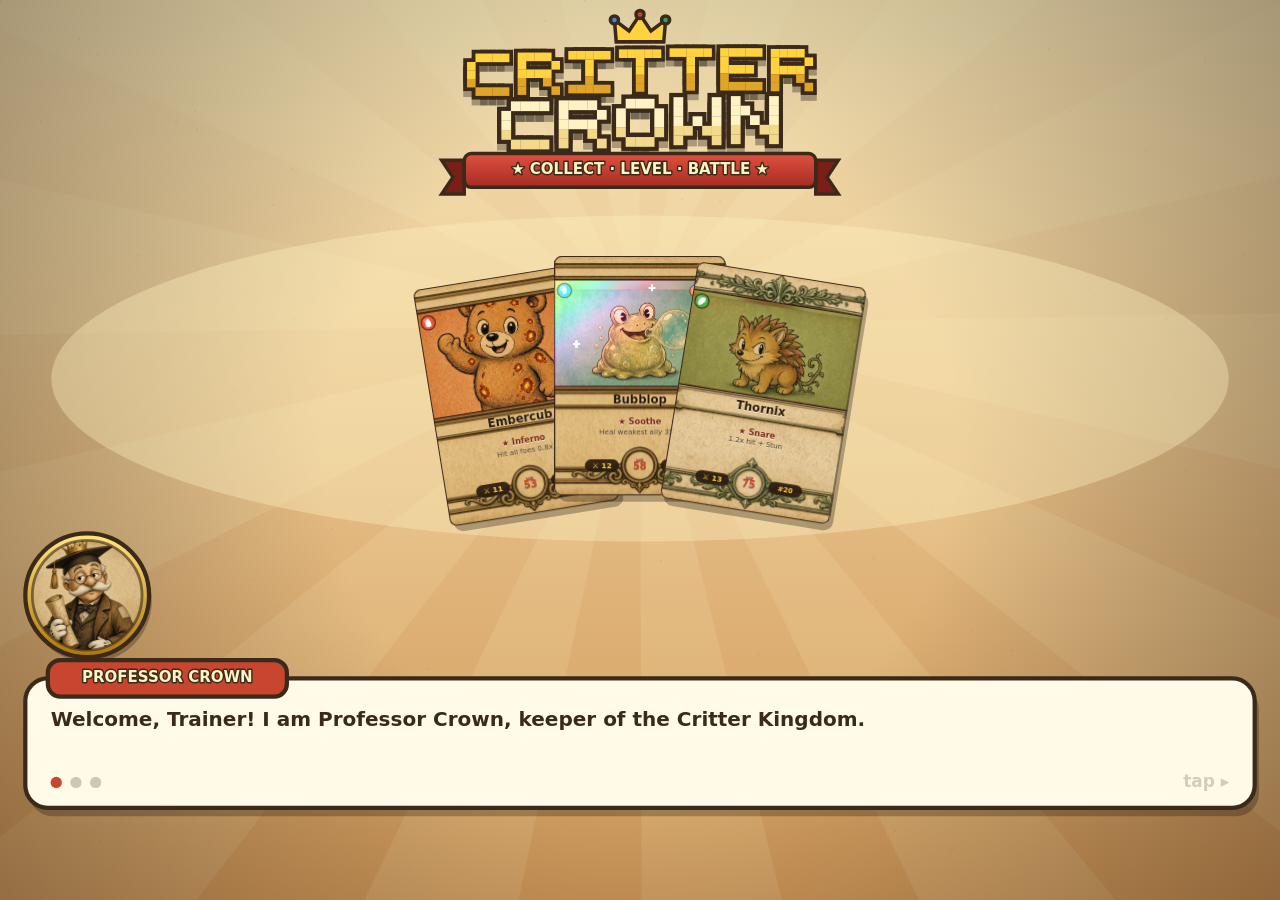
<file: critter-crown/index.html>
<!DOCTYPE html><html lang="en" data-game="Critter Crown"><head><meta charset="utf-8">
<meta name="viewport" content="width=device-width,initial-scale=1,maximum-scale=1,user-scalable=no,viewport-fit=cover">
<meta name="apple-mobile-web-app-capable" content="yes"><meta name="mobile-web-app-capable" content="yes">
<meta name="apple-mobile-web-app-status-bar-style" content="black-translucent"><meta name="apple-mobile-web-app-title" content="Critter Crown">
<meta name="theme-color" content="#3b2a1a"><meta name="cc-version" content="CC-v8"><title>Critter Crown</title>
<link rel="apple-touch-icon" href="../icons/icon-180.png"><link rel="icon" href="../icons/icon-192.png"><link rel="manifest" href="../manifest.json">
<style>:root{--sat:env(safe-area-inset-top);--sab:env(safe-area-inset-bottom)}
html,body{margin:0;height:100%;overflow:hidden;background:#2a1d10;touch-action:none;-webkit-user-select:none;user-select:none;-webkit-touch-callout:none;overscroll-behavior:none;-webkit-tap-highlight-color:transparent}
canvas{display:block;position:fixed;inset:0;width:100vw;height:100vh;height:100dvh}</style></head><body><canvas id="c"></canvas><script>
(()=>{
'use strict';
const VERSION='CC-v8';
// ===== data =====
const EL={fire:{n:'Fire',c:'#e8553a',d:'#8a2412',l:'#ffc49a',bg:['#ffdcb0','#f08a4a'],pal:['#e8553a','#f08a2c','#d8413f']},
 water:{n:'Water',c:'#3a8be8',d:'#163f7a',l:'#bfe0ff',bg:['#d4f0ff','#5aa8e8'],pal:['#3a8be8','#3ab5c8','#5a7ae8']},
 grass:{n:'Grass',c:'#4fae4a',d:'#1f5a22',l:'#d0f0b0',bg:['#e8f7c8','#7cbf5a'],pal:['#4fae4a','#7cbf3a','#3a9a6a']},
 volt:{n:'Volt',c:'#f2c12e',d:'#8a6408',l:'#fff3a8',bg:['#fffbd0','#f2c12e'],pal:['#f2c12e','#f5d84a','#e8a82e']},
 shadow:{n:'Shadow',c:'#7a4ab0',d:'#2a1a40',l:'#d0b8f0',bg:['#8a7aa8','#2a1f40'],pal:['#6a4a9a','#4a3a7a','#8a4a8a']},
 light:{n:'Light',c:'#f0d878',d:'#9a7a20',l:'#fffbe8',bg:['#fffdf0','#f5dfa0'],pal:['#f5e6b0','#ffd9e0','#d9f0ff']}};
const ELK=Object.keys(EL);
const ADV={fire:{grass:1.5,water:.75,fire:.75},water:{fire:1.5,grass:.75,water:.75,volt:.75},grass:{water:1.5,fire:.75,grass:.75,volt:1.25},volt:{water:1.5,grass:.75,volt:.75},shadow:{light:1.5,shadow:.75},light:{shadow:1.5,light:.75}};
const mult=(a,d)=>(ADV[a]&&ADV[a][d])||1;
const RAR=[{n:'Common',k:'C',c:'#b9a27a',gem:1,dust:5,craft:40},{n:'Uncommon',k:'U',c:'#5fae7a',gem:2,dust:12,craft:100},{n:'Rare',k:'R',c:'#4a9cff',gem:3,dust:30,craft:250},{n:'Epic',k:'E',c:'#b06aff',gem:4,dust:80,craft:650},{n:'Legendary',k:'L',c:'#ffc21f',gem:5,dust:200,craft:1600}];
const NAMES={fire:['Flickit','Embercub','Charrow','Pyropup','Blazehorn','Magmaw','Infernox','Solaryx'],water:['Drizzlet','Puddlefin','Bubblop','Tidepaw','Coralisk','Mistreel','Leviathorn','Abyssquall'],
 grass:['Sproutle','Mossbit','Budling','Thornix','Bramblur','Oakhart','Verdaggon','Sylvanoc'],volt:['Zapple','Joltkit','Staticat','Voltwing','Ampereel','Thundrake','Stormane','Fulgorix'],
 shadow:['Glooplet','Shadebat','Murkit','Duskfang','Hexowl','Phantomaw','Nightmorrow','Umbrastar'],light:['Glimmet','Haloon','Shinebun','Lumifox','Prismoth','Radiantler','Aurorix','Celestine']};
const RPAT=[0,0,0,1,1,2,3,4],BODIES=['blob','quad','bird','serpent','golem','sprite'];
const BODYSEQ={fire:['blob','quad','bird','quad','golem','serpent','bird','quad'],water:['blob','serpent','blob','quad','golem','serpent','serpent','bird'],grass:['sprite','blob','blob','quad','golem','golem','serpent','quad'],
 volt:['blob','quad','quad','bird','serpent','bird','quad','serpent'],shadow:['blob','bird','quad','quad','bird','golem','sprite','sprite'],light:['sprite','blob','quad','quad','sprite','quad','bird','sprite']};
const ABIL={fire:[['Blaze','1.5x hit + Burn 2 turns','blaze'],['Inferno','Hit all foes 0.8x','aoe']],water:[['Tidal Wave','Hit all foes 0.75x','aoe'],['Soothe','Heal weakest ally 35%','heal1']],
 grass:[['Regrow','Heal all allies 18%','healall'],['Snare','1.2x hit + Stun','stun']],volt:[['Shock','1.2x hit + Stun','stun'],['Chain Bolt','2 random hits 0.9x','chain']],
 shadow:[['Drain','1.5x hit, heal half','drain'],['Hex','1.2x hit, foe -35% ATK','weak']],light:[['Aegis','Shield allies 22% HP','shield'],['Smite','2x piercing hit','smite']]};
function srand(seed){let s=seed>>>0||1;return()=>{s^=s<<13;s^=s>>>17;s^=s<<5;return((s>>>0)%100000)/100000}}
const CARDS=[];ELK.forEach((e,ei)=>NAMES[e].forEach((n,i)=>{let r=RPAT[i];if(i===7&&(e==='water'||e==='volt'||e==='light'))r=3;const R=srand(ei*97+i*13+7);const body=BODYSEQ[e][i];
 const base=[[58,12],[70,14],[84,17],[100,20],[118,23]][r];let hp=Math.round(base[0]*(.9+R()*.2)*(body==='golem'?1.18:body==='sprite'?.88:1)),atk=Math.round(base[1]*(.9+R()*.2)*(body==='sprite'?1.15:body==='golem'?.88:1));
 const ab=ABIL[e][(i+ei)%2];CARDS.push({id:CARDS.length,no:CARDS.length+1,n,e,r,body,hp,atk,ab:{n:ab[0],d:ab[1],k:ab[2]},seed:ei*1000+i*77+11,col:EL[e].pal[(i*7+ei)%3]})}));
const CH=[{n:'Sunny Meadow',bg:['#f6e3b4','#d8b071'],leader:'Ranger Pip',art:'bg-meadow'},{n:'Tidebreak Coast',bg:['#d4ecf0','#7fb0c0'],leader:'Captain Brine',art:'bg-coast'},{n:'Ember Peaks',bg:['#f5c49a','#b8582e'],leader:'Forge Mother Ash',art:'bg-peaks'},{n:'Midnight Castle',bg:['#8a7aa8','#2f2645'],leader:'Duke Umbral',art:'bg-castle'}];
const TRN=['Youngster Tam','Picnicker Lu','Hiker Bo','Bug Fan Oli','Twins Ka & Ki','Fisher Mo','Sailor Ned','Diver Rae','Surfer Jun','Swimmer Ivy','Miner Dot','Smith Garo','Firebreather Zed','Ash Monk Rin','Lava Lad Ty','Knight Ser Hal','Witch Mira','Bard Quill','Ghostkeeper Vex','Captain Cid'];
const STAGES=[];for(let c=0;c<4;c++)for(let s=0;s<6;s++){const i=c*6+s,boss=s===5;STAGES.push({i,c,boss,name:boss?CH[c].leader:TRN[c*5+s],lvl:+(1+i*.34+(boss?1:0)).toFixed(1),coins:42+i*5+(boss?40:0)})}
// ===== save =====
const KEY='crittercrown_v1';
const DEF={coins:0,dust:0,cards:{},team:[],cleared:-1,stars:{},freeAt:0,daily:null,onb:0,muted:false,stats:{wins:0,packs:0,battles:0,ups:0,supers:0,abil:0},hintPack:true,lastTeamAuto:true};
let S;try{const L=JSON.parse(localStorage.getItem(KEY)||'{}');S=Object.assign({},DEF,L);S.stats=Object.assign({},DEF.stats,L.stats);S.cards=L.cards||{};S.stars=L.stars||{}}catch(e){S=JSON.parse(JSON.stringify(DEF))}
const save=()=>{try{localStorage.setItem(KEY,JSON.stringify(S))}catch(e){}};
const owned=id=>S.cards[id]&&S.cards[id].n>0, lvlOf=id=>S.cards[id]?S.cards[id].lvl:1;
const statsOf=(c,l)=>({hp:Math.round(c.hp*(1+.13*(l-1))),atk:Math.round(c.atk*(1+.13*(l-1)))});
const power=(c,l)=>{const s=statsOf(c,l);return Math.round(s.hp*.5+s.atk*3)};
const upCost=(c,l)=>Math.round((15+c.r*12)*l*(l>5?1.6:1));
const MISP=[['win','Win {n} battles',[2,3,5],60],['packs','Open {n} packs',[1,2,3],50],['ups','Level up {n} cards',[1,2,3],60],['supers','Land {n} super-effective hits',[5,10,20],50],['abil','Use {n} abilities',[4,8,15],50]];
function rollDaily(){const d=new Date().toDateString();if(S.daily&&S.daily.day===d)return;const pool=MISP.slice().sort(()=>Math.random()-.5).slice(0,3);S.daily={day:d,gift:false,m:pool.map(p=>{const t=Math.random()*3|0;return{k:p[0],t:p[1].replace('{n}',p[2][t]),n:p[2][t],r:p[3]*(t+1),p:0,claimed:false}})};save()}
rollDaily();
function prog(k,n=1){S.stats[k]=(S.stats[k]||0)+n;if(S.daily)for(const m of S.daily.m)if(m.k===k)m.p=Math.min(m.n,m.p+n);save()}
// ===== audio =====
let AC=null,MG=null;function au(){if(!AC){try{AC=new(window.AudioContext||window.webkitAudioContext)();MG=AC.createGain();MG.gain.value=.8;MG.connect(AC.destination)}catch(e){}}if(AC&&AC.state==='suspended')AC.resume()}
function note(f,d,type,v,at,slide=0){if(S.muted||!AC)return;const o=AC.createOscillator(),g=AC.createGain();o.type=type;o.frequency.setValueAtTime(f,at);if(slide)o.frequency.exponentialRampToValueAtTime(Math.max(30,f+slide),at+d);g.gain.setValueAtTime(0,at);g.gain.linearRampToValueAtTime(v,at+.008);g.gain.exponentialRampToValueAtTime(.0008,at+d);o.connect(g);g.connect(MG);o.start(at);o.stop(at+d+.02)}
function tone(f,d,type='square',v=.06,slide=0,delay=0){if(AC)note(f,d,type,v,AC.currentTime+delay,slide)}
function noise(d,v=.12,hp){if(S.muted||!AC)return;const b=AC.createBuffer(1,AC.sampleRate*d|0,AC.sampleRate),a=b.getChannelData(0);for(let i=0;i<a.length;i++)a[i]=(Math.random()*2-1)*(1-i/a.length);const s=AC.createBufferSource(),g=AC.createGain();s.buffer=b;g.gain.value=v;let n=s;if(hp){const f=AC.createBiquadFilter();f.type='highpass';f.frequency.value=hp;s.connect(f);n=f}n.connect(g);g.connect(MG);s.start()}
const mf=m=>440*Math.pow(2,(m-69)/12);
const sfx={click:()=>tone(720,.04,'square',.04),tear:()=>{noise(.35,.18,1500);tone(300,.3,'sawtooth',.03,600)},flip:()=>{noise(.08,.08,3000);tone(500,.06,'triangle',.05,300)},
 rev:r=>{const base=[60,62,64,67,72][r];[0,4,7,12].slice(0,2+Math.min(2,r)).forEach((s,i)=>tone(mf(base+s),.18,'square',.05,0,.06*i));if(r>=2){[0,4,7,12,16].forEach((s,i)=>tone(mf(base+12+s),.3,'triangle',.05,0,.25+.07*i));noise(.4,.08,4000)}if(r>=4)[0,7,12,19,24].forEach((s,i)=>tone(mf(60+s),.6,'sawtooth',.025,0,.6+.12*i))},
 charge:()=>tone(200,.6,'sawtooth',.04,700),hit:()=>{noise(.1,.15,800);tone(180,.12,'square',.06,-80)},crit:()=>{noise(.18,.2,500);tone(120,.25,'sawtooth',.08,-60)},
 heal:()=>[72,76,79,84].forEach((m,i)=>tone(mf(m),.15,'triangle',.05,0,.05*i)),abil:()=>[60,67,72].forEach((m,i)=>tone(mf(m),.12,'square',.05,0,.04*i)),faint:()=>tone(400,.5,'triangle',.07,-330),
 win:()=>[60,64,67,72,67,72,76,79,84].forEach((m,i)=>tone(mf(m),.22,'square',.055,0,.1*i)),lose:()=>[67,63,60,55].forEach((m,i)=>tone(mf(m),.3,'triangle',.07,0,.2*i)),
 coin:()=>[1046,1568].forEach((f,i)=>tone(f,.07,'square',.035,0,.05*i)),buy:()=>[659,880,1318].forEach((f,i)=>tone(f,.1,'square',.05,0,.07*i)),up:()=>[60,64,67,72,76].forEach((m,i)=>tone(mf(m),.14,'square',.05,0,.05*i)),whoosh:()=>noise(.18,.05,2000)};
const SONGS={hub:{bpm:96,w:'triangle',bass:[48,0,55,0,53,0,55,0],mel:[72,0,76,74,72,0,67,0,69,0,72,71,69,0,0,0],v:.02},battle:{bpm:138,w:'square',bass:[45,45,52,45,43,43,50,43],mel:[69,72,76,72,74,0,72,69,67,69,71,72,74,76,77,79],v:.016},pack:{bpm:110,w:'triangle',bass:[50,0,57,0,55,0,52,0],mel:[74,78,81,0,79,78,76,0,74,76,78,81,83,0,81,0],v:.018}};
let mstep=0,mnext=0;const curSong=()=>scene==='battle'?'battle':scene==='pack'?'pack':'hub';
setInterval(()=>{if(!AC||S.muted||document.hidden){mnext=0;return}const sg=SONGS[curSong()],st=60/sg.bpm/2;if(!mnext||mnext<AC.currentTime)mnext=AC.currentTime+.05;
 while(mnext<AC.currentTime+.2){const b=sg.bass[mstep%8],m=sg.mel[mstep%16];if(b)note(mf(b),st*.9,'triangle',.04,mnext);if(m)note(mf(m),st*.8,sg.w,sg.v,mnext);mstep++;mnext+=st}},40);
const vib=p=>{try{if(navigator.vibrate)navigator.vibrate(p)}catch(e){}};
// ===== canvas & helpers =====
const cv=document.getElementById('c'),x=cv.getContext('2d');let W,H,DPR,U,SAT=0,SAB=0;
function rs(){DPR=Math.min(devicePixelRatio||1,2);W=innerWidth;H=innerHeight;cv.width=W*DPR;cv.height=H*DPR;x.setTransform(DPR,0,0,DPR,0,0);U=Math.min(W/360,H/640);const cs=getComputedStyle(document.documentElement);SAT=parseInt(cs.getPropertyValue('--sat'))||0;SAB=parseInt(cs.getPropertyValue('--sab'))||0;cardCache.clear()}
const cardCache=new Map();
const ART={img:{},ready:0,total:0,fail:0};
(function loadArt(){const list=CARDS.map(c=>c.n.toLowerCase()).concat(['pack-fire-water','pack-grass-volt','pack-royal','bg-meadow','bg-coast','bg-peaks','bg-castle']);ART.total=list.length;list.forEach(name=>{const im=new Image();im.decoding='async';im.onload=()=>{ART.img[name]=im;ART.ready++;cardCache.clear()};im.onerror=()=>{ART.fail++;ART.ready++};im.src='art/'+name+'.webp'})})();
function artOf(c){return ART.img[c.n.toLowerCase()]||null}
function artNamed(n){return ART.img[n]||null}
function drawArt(c,cx,cy,s,t=0,ctx=x,flip=1){const im=artOf(c);if(!im)return false;const g=ctx;g.save();g.translate(cx,cy);g.scale(flip,1);const bob=Math.sin(t*3+c.id)*2*s;g.translate(0,bob);const sz=56*s;g.drawImage(im,-sz/2,-sz/2-4*s,sz,sz);g.restore();return true}
const pal={ink:'#3b2a1a',gold:'#ffd23f',paper:'#fff3c4',parch:'#f3e2b8'};
const FF='"Trebuchet MS","Avenir Next",Verdana,system-ui,sans-serif';
const FONT={A:[14,17,31,17,17],B:[30,17,30,17,30],C:[15,16,16,16,15],D:[30,17,17,17,30],E:[31,16,30,16,31],F:[31,16,30,16,16],G:[15,16,19,17,15],H:[17,17,31,17,17],I:[31,4,4,4,31],J:[7,2,2,18,12],K:[17,18,28,18,17],L:[16,16,16,16,31],M:[17,27,21,17,17],N:[17,25,21,19,17],O:[14,17,17,17,14],P:[30,17,30,16,16],Q:[14,17,21,18,13],R:[30,17,30,18,17],S:[15,16,14,1,30],T:[31,4,4,4,4],U:[17,17,17,17,14],V:[17,17,17,10,4],W:[17,17,21,27,17],X:[17,10,4,10,17],Y:[17,10,4,4,4],Z:[31,2,4,8,31],0:[14,19,21,25,14],1:[4,12,4,4,14],2:[30,1,14,16,31],3:[30,1,14,1,30],4:[18,18,31,2,2],5:[31,16,30,1,30],6:[14,16,30,17,14],7:[31,1,2,4,4],8:[14,17,14,17,14],9:[14,17,15,1,14],'!':[4,4,4,0,4],'?':[14,1,6,0,4],'-':[0,0,14,0,0],'.':[0,0,0,0,4],':':[0,4,0,4,0],"'":[4,4,0,0,0],'/':[1,2,4,8,16],'+':[0,4,14,4,0],'%':[25,26,4,11,19]};
function pix(s,cx,cy,sz,col,wave=0,col2){const p=sz*U/5,adv=6*p,w=s.length*adv-p;const X0=cx-w/2;
 for(let pass=0;pass<3;pass++)for(let i=0;i<s.length;i++){const g=FONT[s[i]];if(!g)continue;const oy=wave?Math.sin(clock*4+i*.6)*wave*U:0,X=X0+i*adv;
  for(let r=0;r<5;r++)for(let c=0;c<5;c++)if(g[r]&(16>>c)){if(pass<2){x.fillStyle=pass?pal.ink:'rgba(0,0,0,.3)';x.fillRect(X+c*p-p*.45,cy-2.5*p+r*p+oy-p*.45+(pass?0:p*.7),p*1.9,p*1.9)}else{x.fillStyle=(col2&&r>=3)?col2:col;x.fillRect(X+c*p,cy-2.5*p+r*p+oy,p*1.02,p*1.02)}}}}
function txt(s,X,Y,sz,c=pal.ink,al='center',stroke=0,ctx=x,bold=true){ctx.font=(bold?'bold ':'')+Math.round(sz)+'px '+FF;ctx.textAlign=al;ctx.textBaseline='middle';if(stroke){ctx.lineWidth=stroke;ctx.strokeStyle=pal.ink;ctx.lineJoin='round';ctx.strokeText(s,X,Y)}ctx.fillStyle=c;ctx.fillText(s,X,Y)}
const T=(s,X,Y,sz,c,al,st)=>txt(s,X,Y,sz*U,c,al,st?st*U:0);
function fitT(s,X,Y,sz,c,al,maxW,st){let z=sz;x.font='bold '+Math.round(z*U)+'px '+FF;while(z>7&&x.measureText(s).width>maxW){z-=.5;x.font='bold '+Math.round(z*U)+'px '+FF}T(s,X,Y,z,c,al,st)}
function rrp(ctx,X,Y,w,h,r){ctx.beginPath();if(ctx.roundRect)ctx.roundRect(X,Y,w,h,r);else{ctx.moveTo(X+r,Y);ctx.arcTo(X+w,Y,X+w,Y+h,r);ctx.arcTo(X+w,Y+h,X,Y+h,r);ctx.arcTo(X,Y+h,X,Y,r);ctx.arcTo(X,Y,X+w,Y,r);ctx.closePath()}}
function rr(X,Y,w,h,r,f,s,lw=3,ctx=x){rrp(ctx,X,Y,w,h,r);if(f){ctx.fillStyle=f;ctx.fill()}if(s){ctx.lineWidth=lw*U;ctx.strokeStyle=s;ctx.stroke()}}
function shade(hex,a){const n=parseInt(hex.slice(1),16);const f=v=>Math.max(0,Math.min(255,v+a));return'rgb('+f(n>>16)+','+f(n>>8&255)+','+f(n&255)+')'}
function rgba(hex,a){const n=parseInt(hex.slice(1),16);return'rgba('+(n>>16)+','+(n>>8&255)+','+(n&255)+','+a+')'}
const ease=t=>1-Math.pow(1-Math.max(0,Math.min(1,t)),3),back=t=>{t=Math.max(0,Math.min(1,t));const c=1.7;return 1+(c+1)*Math.pow(t-1,3)+c*Math.pow(t-1,2)};
// ===== monster art =====
function drawMon(c,cx,cy,s,t=0,ctx=x,flip=1,mood=0){if(drawArt(c,cx,cy,s,t,ctx,flip))return;const R=srand(c.seed),e=c.e,E=EL[e],col=c.col,dk=shade(col,-55),lt=shade(col,55),ink=pal.ink,lw=2.6*s;
 const g=ctx;g.save();g.translate(cx,cy);g.scale(flip*s,s);const bob=Math.sin(t*3+c.id)*2;g.translate(0,bob);
 const feat={horn:R()*3|0,ear:R()*3|0,eyes:R()<.12?1:R()<.9?2:3,eyeS:R()*3|0,mouth:R()*3|0,cheek:R()<.5,spots:R()<.45,belly:R()<.7};
 const OL=()=>{g.lineWidth=2.6;g.strokeStyle=ink;g.stroke()};const F=(c2)=>{g.fillStyle=c2;g.fill()};
 // aura for high rarity
 if(c.r>=3){const a=g.createRadialGradient(0,0,4,0,0,52);a.addColorStop(0,rgba(c.r===4?'#ffd23f':E.c,.55));a.addColorStop(1,rgba(E.c,0));g.fillStyle=a;g.beginPath();g.arc(0,0,52,0,7);g.fill()}
 g.fillStyle='rgba(0,0,0,.18)';g.beginPath();g.ellipse(0,30-bob,26,5,0,0,7);g.fill();
 let hx=0,hy=-6,hr=20;const B=c.body;
 const tailAcc=(tx,ty,a)=>{g.save();g.translate(tx,ty);g.rotate(a);
  if(e==='fire'){const f=Math.sin(t*12)*2;g.beginPath();g.moveTo(-5,0);g.quadraticCurveTo(-8,-14-f,0,-22-f);g.quadraticCurveTo(8,-12,5,0);g.closePath();F('#ffd23f');OL();g.beginPath();g.moveTo(-2,-2);g.quadraticCurveTo(-3,-10,0,-14-f);g.quadraticCurveTo(3,-8,2,-2);F('#fff3c4')}
  else if(e==='water'){g.beginPath();g.moveTo(0,0);g.lineTo(-10,-10);g.lineTo(-4,0);g.lineTo(-10,10);g.closePath();F(lt);OL()}
  else if(e==='grass'){g.beginPath();g.ellipse(0,-8,5,10,.3,0,7);F('#7cd65a');OL();g.beginPath();g.moveTo(0,0);g.lineTo(1,-15);g.strokeStyle=shade('#4fae4a',-40);g.lineWidth=1.2;g.stroke()}
  else if(e==='volt'){g.beginPath();g.moveTo(0,0);g.lineTo(-6,-8);g.lineTo(0,-8);g.lineTo(-5,-18);g.lineTo(6,-6);g.lineTo(1,-6);g.lineTo(5,0);g.closePath();F('#fff07a');OL()}
  else if(e==='shadow'){for(let i=0;i<3;i++){g.globalAlpha=.5-i*.12;g.beginPath();g.arc(Math.sin(t*3+i)*3,-6-i*7,5-i,0,7);F('#b48aff')}g.globalAlpha=1}
  else{g.beginPath();for(let i=0;i<8;i++){const a2=i*Math.PI/4,r2=i%2?3:8;g.lineTo(Math.cos(a2)*r2,-8+Math.sin(a2)*r2)}g.closePath();F('#fffbe8');OL()}g.restore()};
 if(B==='blob'){tailAcc(20,8,.9);g.beginPath();g.ellipse(-12,24,7,4,0,0,7);F(dk);OL();g.beginPath();g.ellipse(12,24,7,4,0,0,7);F(dk);OL();
  g.beginPath();g.ellipse(0,2,28,25,0,0,7);F(col);OL();if(feat.belly){g.beginPath();g.ellipse(0,10,17,13,0,0,7);F(lt)}hx=0;hy=-4;hr=22}
 else if(B==='quad'){tailAcc(-28,0,-.9);for(const lx of[-18,-8,8,18]){g.beginPath();rrp(g,lx-4,8,8,18,3);F(dk);OL()}g.beginPath();g.ellipse(-2,6,27,16,0,0,7);F(col);OL();if(feat.belly){g.beginPath();g.ellipse(0,12,16,7,0,0,7);F(lt)}
  hx=18;hy=-12;hr=17;g.beginPath();g.arc(hx,hy,hr,0,7);F(col);OL();g.beginPath();g.ellipse(hx+12,hy+5,8,6,0,0,7);F(lt);OL()}
 else if(B==='bird'){const f=Math.sin(t*10)*6;g.beginPath();g.moveTo(-10,0);g.lineTo(-36,-14-f);g.lineTo(-30,4);g.lineTo(-38,10-f*.5);g.lineTo(-8,12);g.closePath();F(dk);OL();
  tailAcc(-14,18,-2.2);g.beginPath();g.arc(0,4,23,0,7);F(col);OL();if(feat.belly){g.beginPath();g.ellipse(4,12,12,10,0,0,7);F(lt)}
  g.beginPath();g.moveTo(10,0);g.lineTo(36,-10+f);g.lineTo(30,6);g.lineTo(38,12+f*.5);g.lineTo(8,12);g.closePath();F(shade(col,-25));OL();
  hx=4;hy=-8;hr=18;g.beginPath();g.moveTo(hx+14,hy+4);g.lineTo(hx+26,hy+8);g.lineTo(hx+14,hy+12);g.closePath();F('#ffb13d');OL();for(let i=0;i<3;i++){g.beginPath();g.ellipse(hx-4+i*4,hy-18,2.5,6,-.4+i*.4,0,7);F(dk);OL()}}
 else if(B==='serpent'){const pts=[];for(let i=0;i<7;i++){pts.push([-30+i*8+Math.sin(t*4+i)*1.5,22-Math.sin(i*.9)*10-i*4])}
  for(let i=0;i<pts.length;i++){const[px,py]=pts[i];g.beginPath();g.arc(px,py,7+i*1.1,0,7);F(i%2?col:shade(col,-15));OL()}tailAcc(pts[0][0]-4,pts[0][1],-1.6);
  hx=pts[6][0]+6;hy=pts[6][1]-12;hr=17;g.beginPath();g.ellipse(hx,hy,hr+2,hr,0,0,7);F(col);OL();if(feat.belly){g.beginPath();g.ellipse(hx+4,hy+8,10,5,0,0,7);F(lt)}}
 else if(B==='golem'){g.beginPath();rrp(g,-34,-4,14,26,5);F(dk);OL();g.beginPath();rrp(g,20,-4,14,26,5);F(dk);OL();g.beginPath();rrp(g,-14,20,11,10,3);F(dk);OL();g.beginPath();rrp(g,3,20,11,10,3);F(dk);OL();
  g.beginPath();rrp(g,-24,-14,48,38,9);F(col);OL();g.fillStyle=shade(col,-30);for(let i=0;i<4;i++)g.fillRect(-18+((i*13+c.id*5)%30),-6+((i*17)%22),5,4);if(feat.belly){g.beginPath();rrp(g,-12,2,24,16,5);F(lt)}
  hx=0;hy=-24;hr=15;g.beginPath();rrp(g,-16,-38,32,26,7);F(col);OL();tailAcc(0,-38,0)}
 else{const f=Math.sin(t*14);g.globalAlpha=.7;for(const sx of[-1,1]){g.beginPath();g.ellipse(sx*22,-10,18,10+f*2,sx*.5,0,7);F(rgba(E.l,.8));OL();g.beginPath();g.ellipse(sx*18,8,12,7,-sx*.5,0,7);F(rgba(E.l,.7));OL()}g.globalAlpha=1;
  g.beginPath();g.ellipse(0,4,15,18,0,0,7);F(col);OL();hx=0;hy=-14;hr=15;g.beginPath();g.arc(hx,hy,hr,0,7);F(col);OL();
  for(const sx of[-1,1]){g.beginPath();g.moveTo(hx+sx*5,hy-12);g.quadraticCurveTo(hx+sx*12,hy-26,hx+sx*14,hy-28);g.lineWidth=2;g.strokeStyle=ink;g.stroke();g.beginPath();g.arc(hx+sx*14,hy-28,3,0,7);F(E.c);OL()}tailAcc(0,22,3.14)}
 // head features (non-golem heads already drawn for some)
 if(B==='blob'){/*head is body*/}
 if(feat.spots){g.fillStyle=rgba(dk,.6);for(let i=0;i<3;i++){g.beginPath();g.arc(hx-hr*.5+i*hr*.45,hy+hr*.55-(i%2)*4,2.2,0,7);g.fill()}}
 // ears / horns
 if(feat.ear===1&&B!=='bird'){for(const sx of[-1,1]){g.beginPath();g.moveTo(hx+sx*hr*.45,hy-hr*.7);g.lineTo(hx+sx*hr*.95,hy-hr*1.45);g.lineTo(hx+sx*hr*.95,hy-hr*.4);g.closePath();F(col);OL();g.beginPath();g.moveTo(hx+sx*hr*.6,hy-hr*.75);g.lineTo(hx+sx*hr*.88,hy-hr*1.2);g.lineTo(hx+sx*hr*.88,hy-hr*.6);g.closePath();F(lt)}}
 else if(feat.ear===2&&B!=='bird'){for(const sx of[-1,1]){g.beginPath();g.arc(hx+sx*hr*.75,hy-hr*.75,hr*.32,0,7);F(col);OL();g.beginPath();g.arc(hx+sx*hr*.75,hy-hr*.75,hr*.17,0,7);F(lt)}}
 if(feat.horn===1||c.r>=3){for(const sx of[-1,1]){g.beginPath();g.moveTo(hx+sx*hr*.25,hy-hr*.85);g.quadraticCurveTo(hx+sx*hr*.5,hy-hr*1.6,hx+sx*hr*.15,hy-hr*1.75);g.lineTo(hx+sx*hr*.05,hy-hr*.9);g.closePath();F(e==='shadow'?'#2a1a40':'#fff3c4');OL()}}
 else if(feat.horn===2){g.beginPath();g.moveTo(hx-4,hy-hr*.9);g.lineTo(hx,hy-hr*1.6);g.lineTo(hx+4,hy-hr*.9);g.closePath();F('#fff3c4');OL()}
 if(e==='grass'&&B!=='golem'){g.beginPath();g.ellipse(hx+3,hy-hr-5,4,8,.6,0,7);F('#7cd65a');OL()}
 if(e==='light'&&B!=='sprite'){g.strokeStyle='#ffd23f';g.lineWidth=2.5;g.beginPath();g.ellipse(hx,hy-hr-6,hr*.7,4,0,0,7);g.stroke()}
 // eyes
 const ex=hx+(B==='quad'?4:B==='bird'?4:B==='serpent'?3:0),ey=hy-hr*.05,sp=hr*.42,er=hr*.2;
 const eyesX=feat.eyes===1?[0]:feat.eyes===2?[-sp,sp]:[-sp,0,sp];const blink=(t*.7+c.id*.13)%4<.08;
 for(const dx of eyesX){const ey2=ey+(feat.eyes===3&&dx===0?-er*1.3:0);if(blink){g.fillStyle=ink;g.fillRect(ex+dx-er,ey2,er*2,2);continue}
  g.beginPath();g.ellipse(ex+dx,ey2,er*1.05,er*(feat.eyeS===0?1.25:1.05),0,0,7);F(e==='shadow'?'#ffef6a':'#fff');OL();
  g.beginPath();g.arc(ex+dx+er*.25,ey2+er*.15,er*.62,0,7);F(e==='shadow'?'#c8452f':ink);g.beginPath();g.arc(ex+dx+er*.45,ey2-er*.2,er*.24,0,7);F('#fff');
  if(feat.eyeS===2||mood<0){g.strokeStyle=ink;g.lineWidth=2;g.beginPath();g.moveTo(ex+dx-er*1.2,ey2-er*1.6+(dx<0?-2:2));g.lineTo(ex+dx+er*1.2,ey2-er*1.3+(dx<0?2:-2));g.stroke()}}
 // mouth
 const my=hy+hr*.45,mx=ex;g.strokeStyle=ink;g.lineWidth=2;
 if(feat.mouth===0){g.beginPath();g.arc(mx,my-2,4,.2,Math.PI-.2);g.stroke()}else if(feat.mouth===1){g.beginPath();g.arc(mx,my-2,5,.1,Math.PI-.1);g.stroke();g.fillStyle='#fff';g.beginPath();g.moveTo(mx-3,my+1);g.lineTo(mx-1.5,my+5);g.lineTo(mx,my+2);g.fill()}
 else{g.beginPath();g.ellipse(mx,my,3.5,3,0,0,7);F('#7a2a1a');OL()}
 if(feat.cheek){g.fillStyle='rgba(255,110,110,.55)';g.beginPath();g.ellipse(ex-sp-er*.8,my-1,3.5,2.2,0,0,7);g.ellipse(ex+sp+er*.8,my-1,3.5,2.2,0,0,7);g.fill()}
 if(c.r===4){const cy2=hy-hr-(e==='light'?10:4);g.beginPath();g.moveTo(hx-10,cy2);g.lineTo(hx-12,cy2-12);g.lineTo(hx-5,cy2-6);g.lineTo(hx,cy2-15);g.lineTo(hx+5,cy2-6);g.lineTo(hx+12,cy2-12);g.lineTo(hx+10,cy2);g.closePath();F('#ffd23f');OL();g.fillStyle='#c8452f';g.fillRect(hx-1.5,cy2-6,3,3)}
 g.restore()}
// ===== element icon =====
function elIcon(e,cx,cy,r,ctx=x){const E=EL[e];ctx.save();ctx.translate(cx,cy);ctx.fillStyle=pal.ink;ctx.beginPath();ctx.arc(0,0,r+1.6,0,7);ctx.fill();ctx.fillStyle=E.c;ctx.beginPath();ctx.arc(0,0,r,0,7);ctx.fill();ctx.fillStyle='rgba(255,255,255,.3)';ctx.beginPath();ctx.arc(-r*.3,-r*.3,r*.4,0,7);ctx.fill();
 const s=r/10;ctx.fillStyle=e==='light'?'#9a7a20':'#fff';ctx.beginPath();
 if(e==='fire'){ctx.moveTo(0,-7*s);ctx.quadraticCurveTo(6*s,0,4*s,5*s);ctx.quadraticCurveTo(0,8*s,-4*s,5*s);ctx.quadraticCurveTo(-6*s,0,0,-7*s)}
 else if(e==='water'){ctx.moveTo(0,-7*s);ctx.quadraticCurveTo(6*s,2*s,0,6*s);ctx.quadraticCurveTo(-6*s,2*s,0,-7*s)}
 else if(e==='grass'){ctx.ellipse(0,0,4*s,7*s,.7,0,7)}
 else if(e==='volt'){ctx.moveTo(2*s,-7*s);ctx.lineTo(-4*s,1*s);ctx.lineTo(0,1*s);ctx.lineTo(-2*s,7*s);ctx.lineTo(4*s,-1*s);ctx.lineTo(0,-1*s)}
 else if(e==='shadow'){ctx.arc(0,0,6*s,0,7);ctx.fill();ctx.fillStyle=E.c;ctx.beginPath();ctx.arc(2.5*s,-1.5*s,5*s,0,7)}
 else{for(let i=0;i<8;i++){const a=i*Math.PI/4,rr2=i%2?2.5*s:7*s;ctx.lineTo(Math.cos(a)*rr2,Math.sin(a)*rr2)}}
 ctx.closePath();ctx.fill();ctx.restore()}
function gemsR(r,cx,cy,sz,ctx=x){for(let i=0;i<=r;i++){const X=cx+(i-r/2)*sz*1.25;ctx.save();ctx.translate(X,cy);ctx.rotate(Math.PI/4);ctx.fillStyle=pal.ink;ctx.fillRect(-sz/2-1,-sz/2-1,sz+2,sz+2);ctx.fillStyle=RAR[r].c;ctx.fillRect(-sz/2,-sz/2,sz,sz);ctx.fillStyle='rgba(255,255,255,.5)';ctx.fillRect(-sz/2,-sz/2,sz/2.5,sz/2.5);ctx.restore()}}
// ===== card render (cached) =====
// ===== UI art hooks (Artist assets drop-in) =====
// Put PNG/WebP files in critter-crown/ui/ and list them in ui/manifest.json, e.g.
// {"frame-0":"frame-common.webp",...,"frame-4":"frame-legendary.webp","back":"card-back.webp","prof":"professor.webp","trainer-ranger-pip":"ranger-pip.webp"}
// Missing manifest/files => procedural fallbacks. Keys are fixed; see VISUAL-OVERHAUL.md.
const UIART={img:{},ok:false};
(function loadUI(){fetch('ui/manifest.json',{cache:'no-cache'}).then(r=>r.ok?r.json():null).then(m=>{if(!m)return;Object.entries(m).forEach(([k,f])=>{const im=new Image();im.decoding='async';im.onload=()=>{UIART.img[k]=im;UIART.ok=true;cardCache.clear()};im.src='ui/'+f})}).catch(()=>{})})();
const uiImg=k=>UIART.img[k]||null;
const HUBICON={team:[0,39,203,180],cards:[782,47,1024,211],shop:[0,485,184,664],miss:[829,508,1000,654]};
function hubIcon(k){const im=uiImg('hubbtn');if(!im)return undefined;return(cx,cy)=>{const r=17*U,c=HUBICON[k],sc=im.naturalWidth/1024;x.save();x.beginPath();x.arc(cx,cy,r,0,7);x.fillStyle='#e8d3a0';x.fill();x.clip();const cw=c[2]-c[0],ch=c[3]-c[1],z=Math.min(2*r*.92/cw,2*r*.92/ch);x.drawImage(im,c[0]*sc,c[1]*sc,cw*sc,ch*sc,cx-cw*z/2,cy-ch*z/2,cw*z,ch*z);x.restore();x.beginPath();x.arc(cx,cy,r,0,7);x.lineWidth=2.5*U;x.strokeStyle=pal.ink;x.stroke()}}
const slug=s=>s.toLowerCase().replace(/[^a-z0-9]+/g,'-').replace(/^-|-$/g,'');

// ===== card renderer =====
// All geometry lives in CARD, in a 250x350 design space (5:7 = poker ratio 1.4). One unit = w/250 px.
const CARD={W:250,H:350,R:14,
 border:4,            // ink outline
 frame:{x:4,y:4,w:242,h:342,r:11},           // rarity-coloured frame band
 panel:{x:12,y:12,w:226,h:326,r:8},          // parchment body
 name:{x:18,y:18,w:214,h:30,r:7,padL:10,size:18,min:10},
 hp:{w:56,h:22,r:6,inset:4,size:13},         // right-aligned inside nameplate
 art:{x:18,y:54,w:214,h:160,r:6,focusY:.48,zoom:1.08}, // zoom hides the painted edge vignette baked into the square art // 214:160 window; square art is cover-cropped around focusY
 el:{dx:16,dy:16,r:10},                      // element badge inside art, top-left
 holo:{w:46,h:18,inset:8,size:10},           // HOLO tag inside art, top-right
 strip:{x:18,y:220,w:214,h:18,r:4,size:10},
 ab:{x:18,y:244,w:214,h:66,r:6,pad:8,title:13,body:10.5,lh:13.5,lines:2},
 foot:{y:316,h:20,atkW:60,lvW:42,num:9.5,gem:6.5}};
const RFRAME=[['#efe4cc','#b9a27a','#6a5236'],['#e4f8d4','#5fae7a','#1f5a2a'],['#e0f0ff','#4a9cff','#163a88'],['#f5e0ff','#b06aff','#3a1868'],['#fff8d0','#ffc21f','#7a4a08']];
function fitFont(g,s,maxW,size,min,bold=true){let z=size;g.font=(bold?'bold ':'')+z+'px '+FF;while(z>min&&g.measureText(s).width>maxW){z-=.5;g.font=(bold?'bold ':'')+z+'px '+FF}
 let out=s;if(g.measureText(out).width>maxW){while(out.length>1&&g.measureText(out+'…').width>maxW)out=out.slice(0,-1);out+='…'}return{s:out,z}}
function wrapN(g,s,maxW,n){const words=s.split(' '),lines=[];let cur='';for(let i=0;i<words.length;i++){const t=cur?cur+' '+words[i]:words[i];if(g.measureText(t).width<=maxW)cur=t;else{if(cur)lines.push(cur);cur=words[i];if(lines.length===n){cur='';break}}}if(cur&&lines.length<n)lines.push(cur);
 if(lines.length===n&&lines.join(' ').length<s.length){let l=lines[n-1];while(l.length>1&&g.measureText(l+'…').width>maxW)l=l.slice(0,-1);lines[n-1]=l.replace(/\s+$/,'')+'…'}
 return lines.map(l=>{if(g.measureText(l).width<=maxW)return l;let t=l;while(t.length>1&&g.measureText(t+'…').width>maxW)t=t.slice(0,-1);return t+'…'})}
function rrg(g,X,Y,w,h,r,f,s,lw){rrp(g,X,Y,w,h,r);if(f){g.fillStyle=f;g.fill()}if(s){g.lineWidth=lw;g.strokeStyle=s;g.stroke()}}
function coverDraw(g,im,X,Y,w,h,fy=.5,zoom=1){const iw=im.naturalWidth||im.width,ih=im.naturalHeight||im.height,s=Math.max(w/iw,h/ih)*zoom,sw=w/s,sh=h/s;const sx=(iw-sw)/2,sy=Math.max(0,Math.min(ih-sh,ih*fy-sh/2));g.drawImage(im,sx,sy,sw,sh,X,Y,w,h)}
// drawCardFace: the ONLY card-face painter. (x,y,w,h) box; card is fitted at fixed 5:7 and centred.
// ===== Artist frame geometry (measured from the 768x1024 PNGs, frame px) =====
// t: top band bottom (= art window top); wb: window bottom; plate: name plaque [y0,y1] (null = none, legendary);
// c..d: plain parchment slice (stretched vertically to the fixed ability box height); ring: medallion [cy,r] for HP.
const FGEO=[{t:109,wb:609,plate:[646,691],c:716,d:800,ring:[890,50]},{t:128,wb:575,plate:[595,667],c:687,d:776,ring:[900,46]},{t:142,wb:634,plate:[648,724],c:747,d:796,ring:[885,50]},{t:173,wb:605,plate:[620,686],c:719,d:802,ring:[915,46]},{t:236,wb:665,plate:null,c:712,d:832,ring:[930,38]}];
const FS=250/768,FAB=52,FAB_L=72; // frame px -> card units; ability box height (legendary also carries the name)
function frameGeom(r){const G=FGEO[r],tail=(1024-G.d)*FS,abH=G.plate?FAB:FAB_L,abY=CARD.H-tail-abH,mid=(G.c-G.wb)*FS,winB=abY-mid;
 return{G,tail,abY,abH,mid,winT:G.t*FS,winB,art:{x:0,y:G.t*FS,w:CARD.W,h:winB-G.t*FS,r:0},
  plate:G.plate?{y:winB+(G.plate[0]-G.wb)*FS,h:(G.plate[1]-G.plate[0])*FS}:null,ring:{y:CARD.H-(1024-G.ring[0])*FS,r:G.ring[1]*FS}}}
function artRect(r){return uiImg('frame-'+r)?frameGeom(r).art:CARD.art}
// Paint the frame PNG as 3 vertical slices: top band (natural), window+plaque (natural, window transparent),
// parchment slice c..d stretched to the ability box, ring section (natural). Uniform horizontal scale, no distortion of ornaments.
function paintFrame(g,im,r){const F=frameGeom(r),G=F.G,sx=im.naturalWidth/768;
 g.drawImage(im,0,0,768*sx,G.t*sx,0,0,CARD.W,F.winT);
 g.drawImage(im,0,G.wb*sx,768*sx,(G.c-G.wb)*sx,0,F.winB,CARD.W,F.mid);
 g.drawImage(im,0,G.c*sx,768*sx,(G.d-G.c)*sx,0,F.abY,CARD.W,F.abH);
 g.drawImage(im,0,G.d*sx,768*sx,(1024-G.d)*sx,0,F.abY+F.abH,CARD.W,F.tail)}
function txtSh(g,s,X,Y,col,sh='rgba(255,248,230,.85)'){g.fillStyle=sh;g.fillText(s,X,Y+1);g.fillStyle=col;g.fillText(s,X,Y)}
function drawFramedFace(g,c,im,o){const L=CARD,F=frameGeom(c.r),A=F.art,lvl=o.lvl||1,E=EL[c.e],Rr=RAR[c.r],st=statsOf(c,lvl);
 g.save();rrp(g,0,0,L.W,L.H,10);g.clip();g.fillStyle='#e8d6ae';g.fillRect(0,0,L.W,L.H);
 // art: cover-cropped exactly into the transparent window (+1u bleed under the bands so no seam shows)
 g.save();g.beginPath();g.rect(0,A.y-1,A.w,A.h+2);g.clip();const bg=g.createLinearGradient(0,A.y,0,A.y+A.h);bg.addColorStop(0,E.bg[0]);bg.addColorStop(1,E.bg[1]);g.fillStyle=bg;g.fillRect(0,A.y-1,A.w,A.h+2);
 const ai=artOf(c);if(ai)coverDraw(g,ai,0,A.y-1,A.w,A.h+2,(ARTFOCUS[c.n.toLowerCase()]??.46),1.06);else drawMon(c,A.w/2,A.y+A.h*.58,1.9,0.6,g);g.restore();
 paintFrame(g,im,c.r);g.fillStyle='rgba(42,26,12,.9)';g.fillRect(0,A.y-.6,A.w,1.2);g.fillRect(0,A.y+A.h-.6,A.w,1.2);g.restore();
 rrg(g,.75,.75,L.W-1.5,L.H-1.5,10,null,pal.ink,1.5);
 g.textBaseline='middle';
 // element badge + holo tag inside the art window
 elIcon(c.e,15,A.y+15,9.5,g);
 if(o.foil){const bw=44,bh=17,bx=L.W-8-bw,by=A.y+7;const hg=g.createLinearGradient(bx,0,bx+bw,0);['#ff7a7a','#ffe27a','#7aff9a','#7ac8ff','#d07aff'].forEach((col,i)=>hg.addColorStop(i/4,col));rrg(g,bx,by,bw,bh,bh/2,hg,pal.ink,1.2);g.fillStyle=pal.ink;g.font='bold 9.5px '+FF;g.textAlign='center';g.fillText('HOLO',bx+bw/2,by+bh/2+.5)}
 // name (on the plaque; legendary: first line of the parchment)
 const ink='#2a1a0c';g.font='10.5px '+FF;const abl=wrapN(g,c.ab.d,L.W-46,2);const blk=14+abl.length*13+(F.plate?0:21);let ty=F.abY+(F.abH-blk)/2-1;
 if(F.plate){const nm=fitFont(g,c.n,L.W-56,17,10);g.textAlign='center';txtSh(g,nm.s,L.W/2,F.plate.y+F.plate.h/2+1,ink)}
 else{const nm=fitFont(g,c.n,L.W-56,17,10);g.textAlign='center';txtSh(g,nm.s,L.W/2,ty+9,ink);ty+=21}
 // ability
 g.textAlign='center';const at=fitFont(g,'★ '+c.ab.n,L.W-48,12,9);txtSh(g,at.s,L.W/2,ty+7,'#7d2618');
 g.font='10.5px '+FF;abl.forEach((l,i)=>txtSh(g,l,L.W/2,ty+21+i*13,'#4a3a2a','rgba(255,248,230,.6)'));
 // HP in the medallion
 const R=F.ring;const cx=L.W/2;g.textAlign='center';
 if(c.r===4){g.fillStyle='rgba(60,8,24,.55)';g.beginPath();g.arc(cx,R.y,R.r*.82,0,7);g.fill()}
 g.font='bold 7px '+FF;txtSh(g,'HP',cx,R.y-R.r*.42,c.r===4?'#ffe9b0':'#7d2618',c.r===4?'rgba(0,0,0,.6)':'rgba(255,248,230,.7)');
 const hf=fitFont(g,''+st.hp,R.r*1.5,14,9);txtSh(g,hf.s,cx,R.y+R.r*.12,c.r===4?'#fff':'#c8452f',c.r===4?'rgba(0,0,0,.7)':'rgba(40,20,5,.35)');
 // ATK (left of medallion) | number, level, gems (right)
 const fy=R.y,lx=cx-R.r-14,rx=cx+R.r+14;
 rrg(g,lx-50,fy-9,50,18,9,'rgba(42,28,16,.92)');g.fillStyle=pal.gold;g.font='bold 11px '+FF;g.textAlign='center';g.fillText('⚔ '+st.atk,lx-25,fy+.5);
 const rt=(lvl>1?'Lv'+lvl+' · ':'')+'#'+String(c.no).padStart(2,'0');g.font='bold 10px '+FF;const rw=Math.max(50,g.measureText(rt).width+16);rrg(g,rx,fy-9,rw,18,9,'rgba(42,28,16,.92)');g.fillStyle=pal.gold;g.fillText(rt,rx+rw/2,fy+.5);
}
function drawCardFace(g,c,X,Y,w,h,o={}){const L=CARD;let cw=Math.min(w,h/1.4),ch=cw*1.4;X+=(w-cw)/2;Y+=(h-ch)/2;const s=cw/L.W;
 const lvl=o.lvl||1,E=EL[c.e],Rr=RAR[c.r],st=statsOf(c,lvl),fr=RFRAME[c.r];
 g.save();g.translate(X,Y);g.scale(s,s);
 const frameImg=uiImg('frame-'+c.r);
 if(frameImg){drawFramedFace(g,c,frameImg,o);g.restore();return}
 // outline + frame
 rrg(g,0,0,L.W,L.H,L.R,pal.ink);
 if(!frameImg){const gr=g.createLinearGradient(0,0,L.W,L.H);gr.addColorStop(0,fr[0]);gr.addColorStop(.45,fr[1]);gr.addColorStop(1,fr[2]);const F=L.frame;rrg(g,F.x,F.y,F.w,F.h,F.r,gr);
  if(c.r>=3){g.save();rrp(g,F.x,F.y,F.w,F.h,F.r);g.clip();g.globalAlpha=.25;g.strokeStyle='#fff';g.lineWidth=1.2;for(let i=-20;i<40;i++){g.beginPath();g.moveTo(i*14,0);g.lineTo(i*14+L.H*.6,L.H);g.stroke()}g.restore()}}
 const P=L.panel;rrg(g,P.x,P.y,P.w,P.h,P.r,'#f6ead0','rgba(59,42,26,.55)',1.5);
 // art window
 const A=L.art;g.save();rrp(g,A.x,A.y,A.w,A.h,A.r);g.clip();const bg=g.createLinearGradient(0,A.y,0,A.y+A.h);bg.addColorStop(0,E.bg[0]);bg.addColorStop(1,E.bg[1]);g.fillStyle=bg;g.fillRect(A.x,A.y,A.w,A.h);
 const im=artOf(c);if(im)coverDraw(g,im,A.x,A.y,A.w,A.h,(ARTFOCUS[c.n.toLowerCase()]??A.focusY),A.zoom);else drawMon(c,A.x+A.w/2,A.y+A.h*.58,1.9,0.6,g);
 const vg=g.createLinearGradient(0,A.y+A.h*.75,0,A.y+A.h);vg.addColorStop(0,'rgba(0,0,0,0)');vg.addColorStop(1,'rgba(0,0,0,.18)');g.fillStyle=vg;g.fillRect(A.x,A.y,A.w,A.h);
 g.restore();rrg(g,A.x,A.y,A.w,A.h,A.r,null,pal.ink,2.5);
 if(frameImg)g.drawImage(frameImg,0,0,L.W,L.H); // Artist frame sits above art, below text
 // nameplate + HP
 const N=L.name,HP=L.hp;rrg(g,N.x,N.y,N.w,N.h,N.r,'rgba(40,26,14,.94)');
 const hx=N.x+N.w-HP.inset-HP.w,hy=N.y+(N.h-HP.h)/2;rrg(g,hx,hy,HP.w,HP.h,HP.r,'#c8452f','#2a1a0c',1.5);
 g.textBaseline='middle';g.textAlign='center';g.fillStyle='#fff';g.font='bold '+(HP.size-3)+'px '+FF;const hpS=''+st.hp;const hw=g.measureText('HP ').width;g.font='bold '+HP.size+'px '+FF;const nw=g.measureText(hpS).width;
 g.font='bold '+(HP.size-3)+'px '+FF;g.textAlign='left';g.fillText('HP ',hx+(HP.w-hw-nw)/2,hy+HP.h/2+.5);g.font='bold '+HP.size+'px '+FF;g.fillText(hpS,hx+(HP.w-hw-nw)/2+hw,hy+HP.h/2+.5);
 const nm=fitFont(g,c.n,hx-N.x-N.padL-6,N.size,N.min);g.textAlign='left';g.fillStyle=pal.paper;g.fillText(nm.s,N.x+N.padL,N.y+N.h/2+.5);
 // element badge + holo tag (inside art, fixed insets)
 elIcon(c.e,A.x+L.el.dx,A.y+L.el.dy,L.el.r,g);
 if(o.foil){const Hh=L.holo,bx=A.x+A.w-Hh.inset-Hh.w,by=A.y+Hh.inset;const hg=g.createLinearGradient(bx,0,bx+Hh.w,0);['#ff7a7a','#ffe27a','#7aff9a','#7ac8ff','#d07aff'].forEach((col,i)=>hg.addColorStop(i/4,col));rrg(g,bx,by,Hh.w,Hh.h,Hh.h/2,hg,pal.ink,1.5);g.fillStyle=pal.ink;g.font='bold '+Hh.size+'px '+FF;g.textAlign='center';g.fillText('HOLO',bx+Hh.w/2,by+Hh.h/2+.5)}
 // rarity/type strip
 const S2=L.strip;rrg(g,S2.x,S2.y,S2.w,S2.h,S2.r,rgba(Rr.c,.35));g.fillStyle=pal.ink;g.textAlign='center';const tl=fitFont(g,Rr.n.toUpperCase()+'  ·  '+E.n.toUpperCase(),S2.w-12,S2.size,7);g.fillText(tl.s,S2.x+S2.w/2,S2.y+S2.h/2+.5);
 // ability box
 const B2=L.ab;rrg(g,B2.x,B2.y,B2.w,B2.h,B2.r,'#fff8ea','rgba(160,120,70,.55)',1.2);g.textAlign='left';g.fillStyle='#7d2618';
 const at=fitFont(g,'★ '+c.ab.n,B2.w-2*B2.pad,B2.title,9);g.fillText(at.s,B2.x+B2.pad,B2.y+B2.pad+B2.title/2+1);
 g.font=B2.body+'px '+FF;g.fillStyle='#4a3a2a';wrapN(g,c.ab.d,B2.w-2*B2.pad,B2.lines).forEach((l,i)=>g.fillText(l,B2.x+B2.pad,B2.y+B2.pad+B2.title+6+B2.lh*(i+.5)));
 // footer: ATK pill | #no (+Lv) | gems (right-aligned)
 const F2=L.foot,fy=F2.y,fm=fy+F2.h/2;rrg(g,P.x+6,fy,F2.atkW,F2.h,F2.h/2,'#2a1c10');g.fillStyle=pal.gold;g.font='bold 12px '+FF;g.textAlign='center';g.fillText('⚔ '+st.atk,P.x+6+F2.atkW/2,fm+.5);
 let nx=P.x+6+F2.atkW+8;if(lvl>1){rrg(g,nx,fy,F2.lvW,F2.h,F2.h/2,pal.ink);g.fillStyle=pal.gold;g.font='bold 11px '+FF;g.fillText('Lv'+lvl,nx+F2.lvW/2,fm+.5);nx+=F2.lvW+8}
 g.fillStyle='#7a6a50';g.font='bold '+F2.num+'px '+FF;g.textAlign='left';g.fillText('#'+String(c.no).padStart(2,'0'),nx,fm+.5);
 const gs=F2.gem,gap=gs*1.5,gx=P.x+P.w-8-gs/2-c.r*gap;for(let i=0;i<=c.r;i++){g.save();g.translate(gx+i*gap,fm);g.rotate(Math.PI/4);g.fillStyle=pal.ink;g.fillRect(-gs/2-1,-gs/2-1,gs+2,gs+2);g.fillStyle=Rr.c;g.fillRect(-gs/2,-gs/2,gs,gs);g.fillStyle='rgba(255,255,255,.5)';g.fillRect(-gs/2,-gs/2,gs/2.5,gs/2.5);g.restore()}
 g.restore()}
const ARTFOCUS={}; // per-critter vertical focus overrides (0..1) if a head gets cropped
function cardFace(c,w,lvl,foil){const key='cf|'+c.id+'|'+Math.round(w)+'|'+lvl+'|'+(foil?1:0)+'|v5';let cc=cardCache.get(key);if(cc)return cc;
 const h=w*1.4,cvs=document.createElement('canvas');cvs.width=Math.ceil(w*DPR);cvs.height=Math.ceil(h*DPR);const g=cvs.getContext('2d');g.scale(DPR,DPR);drawCardFace(g,c,0,0,w,h,{lvl,foil});
 if(cardCache.size>420)cardCache.clear();cardCache.set(key,cvs);return cvs}

// Locked (unowned) card: same geometry, dark frame, solid silhouette, no art colour leaks.
function silh(c,w){const key='sil|'+c.id+'|'+Math.round(w)+'|v5';let cc=cardCache.get(key);if(cc)return cc;
 const h=w*1.4,cvs=document.createElement('canvas');cvs.width=Math.ceil(w*DPR);cvs.height=Math.ceil(h*DPR);const g=cvs.getContext('2d');g.scale(DPR,DPR);const L=CARD,q=w/L.W;g.scale(q,q);
 const fim=uiImg('frame-0');if(fim){const F=frameGeom(0),A=F.art;g.save();rrp(g,0,0,L.W,L.H,10);g.clip();g.fillStyle='#2a2018';g.fillRect(0,0,L.W,L.H);
  g.strokeStyle='rgba(201,180,138,.12)';g.lineWidth=2;for(let i=-12;i<20;i++){g.beginPath();g.moveTo(i*16,A.y);g.lineTo(i*16+A.h,A.y+A.h);g.stroke()}
  paintFrame(g,fim,0);g.globalCompositeOperation='source-atop';g.fillStyle='rgba(28,20,12,.62)';g.fillRect(0,0,L.W,A.y);g.fillRect(0,A.y+A.h,L.W,L.H);g.globalCompositeOperation='source-over';
  g.fillStyle='rgba(20,12,6,.9)';g.fillRect(0,A.y-.6,L.W,1.2);g.fillRect(0,A.y+A.h-.6,L.W,1.2);g.restore();rrg(g,.75,.75,L.W-1.5,L.H-1.5,10,null,pal.ink,1.5);
  g.textBaseline='middle';g.textAlign='center';elIcon(c.e,15,A.y+15,9.5,g);
  g.beginPath();g.arc(L.W/2,A.y+A.h/2,26,0,7);g.fillStyle='rgba(255,243,196,.9)';g.fill();g.lineWidth=3;g.strokeStyle=pal.ink;g.stroke();g.fillStyle=pal.ink;g.font='bold 30px '+FF;g.fillText('?',L.W/2,A.y+A.h/2+1);
  const nm=fitFont(g,c.n,L.W-56,17,10);g.fillStyle='#e8d6ae';g.fillText(nm.s,L.W/2,F.plate.y+F.plate.h/2+1);
  g.font='bold 11px '+FF;g.fillStyle='#d8c49a';g.fillText('NOT YET COLLECTED',L.W/2,F.abY+F.abH/2-7);g.font='10.5px '+FF;g.fillStyle='#b8a47a';g.fillText('Open packs to discover',L.W/2,F.abY+F.abH/2+9);
  g.font='bold 13px '+FF;g.fillStyle='#e8d6ae';g.fillText('#'+String(c.no).padStart(2,'0'),L.W/2,F.ring.y+1);
  cardCache.set(key,cvs);return cvs}
 rrg(g,0,0,L.W,L.H,L.R,pal.ink);const F=L.frame;rrg(g,F.x,F.y,F.w,F.h,F.r,'#4a3c30');const P=L.panel;rrg(g,P.x,P.y,P.w,P.h,P.r,'#3a2e24');
 const N=L.name;rrg(g,N.x,N.y,N.w,N.h,N.r,'rgba(20,14,8,.9)');g.textBaseline='middle';g.textAlign='left';g.fillStyle='#c9b48a';const nm=fitFont(g,c.n,N.w-2*N.padL-30,N.size,N.min);g.fillText(nm.s,N.x+N.padL,N.y+N.h/2+.5);
 g.textAlign='right';g.font='bold 12px '+FF;g.fillText('#'+String(c.no).padStart(2,'0'),N.x+N.w-N.padL,N.y+N.h/2+.5);
 const A=L.art;g.save();rrp(g,A.x,A.y,A.w,A.h,A.r);g.clip();g.fillStyle='#6a5640';g.fillRect(A.x,A.y,A.w,A.h);
 // art has opaque backgrounds, so a true silhouette is impossible without alpha cutouts; use a lattice panel instead
 g.fillStyle='#2a2018';g.fillRect(A.x,A.y,A.w,A.h);g.strokeStyle='rgba(201,180,138,.12)';g.lineWidth=2;for(let i=-12;i<20;i++){g.beginPath();g.moveTo(A.x+i*16,A.y);g.lineTo(A.x+i*16+A.h,A.y+A.h);g.stroke()}
 g.restore();rrg(g,A.x,A.y,A.w,A.h,A.r,null,'#1a120a',2.5);
 elIcon(c.e,A.x+L.el.dx,A.y+L.el.dy,L.el.r,g);
 g.beginPath();g.arc(A.x+A.w/2,A.y+A.h/2,26,0,7);g.fillStyle='rgba(255,243,196,.92)';g.fill();g.lineWidth=3;g.strokeStyle=pal.ink;g.stroke();g.fillStyle=pal.ink;g.textAlign='center';g.font='bold 30px '+FF;g.fillText('?',A.x+A.w/2,A.y+A.h/2+1);
 const S2=L.strip;rrg(g,S2.x,S2.y,S2.w,S2.h,S2.r,'rgba(0,0,0,.25)');g.fillStyle='#9a8a70';g.font='bold 10px '+FF;g.fillText('NOT YET COLLECTED',S2.x+S2.w/2,S2.y+S2.h/2+.5);
 const B2=L.ab;rrg(g,B2.x,B2.y,B2.w,B2.h+L.foot.h+6,B2.r,'rgba(0,0,0,.18)');g.fillStyle='#8a7a60';g.font='11px '+FF;g.fillText('Open packs to discover',B2.x+B2.w/2,B2.y+B2.h/2+10);
 cardCache.set(key,cvs);return cvs}
function cardBack(X,Y,w,glow=0,rar=0){const h=w*1.4,k=w/100,rad=8*k;
 const bim=uiImg('back');if(bim){x.save();x.fillStyle=pal.ink;rrp(x,X,Y,w,h,rad);x.fill();rrp(x,X,Y,w,h,rad);x.clip();coverDraw(x,bim,X,Y,w,h,.5,1);x.restore();x.lineWidth=2*k;x.strokeStyle=pal.ink;rrp(x,X,Y,w,h,rad);x.stroke();if(glow>0){x.save();x.globalAlpha=Math.min(1,glow);x.lineWidth=4*k;x.strokeStyle=RAR[rar].c;rrp(x,X-1*k,Y-1*k,w+2*k,h+2*k,rad+1*k);x.stroke();x.restore()}return}
 // fully opaque layers — never translucent
 x.fillStyle=pal.ink;rrp(x,X,Y,w,h,rad);x.fill();
 const g=x.createLinearGradient(X,Y,X+w,Y+h);g.addColorStop(0,'#8a5528');g.addColorStop(.5,'#5a3418');g.addColorStop(1,'#2a1608');
 rrp(x,X+2.2*k,Y+2.2*k,w-4.4*k,h-4.4*k,rad-1*k);x.fillStyle=g;x.fill();
 // solid face panel
 rrp(x,X+5.5*k,Y+5.5*k,w-11*k,h-11*k,5*k);x.fillStyle='#4a2810';x.fill();
 x.save();rrp(x,X+5.5*k,Y+5.5*k,w-11*k,h-11*k,5*k);x.clip();
 x.strokeStyle='rgba(255,210,63,.22)';x.lineWidth=1.6*k;
 for(let i=-12;i<22;i++){x.beginPath();x.moveTo(X+i*11*k,Y);x.lineTo(X+i*11*k+h,Y+h);x.stroke();x.beginPath();x.moveTo(X+i*11*k,Y+h);x.lineTo(X+i*11*k+h,Y);x.stroke()}
 // solid center medallion
 const cx=X+w/2,cy=Y+h/2;x.beginPath();x.arc(cx,cy,26*k,0,7);x.fillStyle='#3b2010';x.fill();x.lineWidth=2.4*k;x.strokeStyle='#ffd23f';x.stroke();
 x.beginPath();x.arc(cx,cy,18*k,0,7);x.fillStyle='#5a3418';x.fill();x.strokeStyle='#e0a526';x.lineWidth=1.4*k;x.stroke();
 x.fillStyle='#ffd23f';x.beginPath();x.moveTo(cx-13*k,cy+7*k);x.lineTo(cx-14*k,cy-9*k);x.lineTo(cx-6*k,cy-2*k);x.lineTo(cx,cy-14*k);x.lineTo(cx+6*k,cy-2*k);x.lineTo(cx+14*k,cy-9*k);x.lineTo(cx+13*k,cy+7*k);x.closePath();x.fill();x.strokeStyle=pal.ink;x.lineWidth=1.2*k;x.stroke();
 x.fillStyle='rgba(255,243,196,.9)';x.font='bold '+Math.round(6*k)+'px '+FF;x.textAlign='center';x.textBaseline='middle';x.fillText('CRITTER',cx,cy+22*k);x.fillText('CROWN',cx,cy+29*k);
 x.restore();
 x.lineWidth=2.2*k;x.strokeStyle='#ffd23f';rrp(x,X+5.5*k,Y+5.5*k,w-11*k,h-11*k,5*k);x.stroke();
 x.lineWidth=2.5*k;x.strokeStyle=pal.ink;rrp(x,X,Y,w,h,rad);x.stroke();
 if(glow>0){x.save();x.globalAlpha=Math.min(1,glow);x.lineWidth=4*k;x.strokeStyle=RAR[rar].c;rrp(x,X-1*k,Y-1*k,w+2*k,h+2*k,rad+1*k);x.stroke();x.restore()}}

function shine(X,Y,w,tx,ty,foil,r){const h=w*1.4,k=w/100,q=w/CARD.W,A=artRect(r||0);x.save();rrp(x,X+A.x*q,Y+A.y*q,A.w*q,A.h*q,A.r*q);x.clip();
 const p=(tx+1)/2,ang=-.55+ty*.25;const gx=X+w*(p*1.5-.25);
 const g=x.createLinearGradient(gx-w*.4*Math.cos(ang),Y,gx+w*.4*Math.cos(ang),Y+h*.55);
 x.globalCompositeOperation='lighter';
 if(foil){x.globalAlpha=.55;g.addColorStop(0,'rgba(255,0,128,0)');g.addColorStop(.3,'rgba(255,90,90,.7)');g.addColorStop(.4,'rgba(255,230,80,.7)');g.addColorStop(.5,'rgba(90,255,140,.7)');g.addColorStop(.6,'rgba(80,180,255,.7)');g.addColorStop(.7,'rgba(200,90,255,.7)');g.addColorStop(1,'rgba(255,0,128,0)')}
 else{x.globalAlpha=.35;g.addColorStop(0,'rgba(255,255,255,0)');g.addColorStop(.5,'rgba(255,255,255,'+(r>=2?.65:.35)+')');g.addColorStop(1,'rgba(255,255,255,0)')}
 x.fillStyle=g;x.fillRect(X,Y,w,h*.6);
 if(foil||r>=3){x.globalAlpha=1;for(let i=0;i<8;i++){const sx=X+((i*61+Math.floor(clock*2)*13)%100)/100*w,sy=Y+18*k+((i*37+Math.floor(clock*2)*29)%100)/100*(h*.45),tw=Math.max(0,Math.sin(clock*6+i*1.7));x.fillStyle='rgba(255,255,240,'+tw*.7+')';x.fillRect(sx-tw*2*k,sy-.5*k,tw*4*k,1*k);x.fillRect(sx-.5*k,sy-tw*2*k,1*k,tw*4*k)}}
 x.restore()}

function drawCard(c,X,Y,w,o={}){const lvl=o.lvl||lvlOf(c.id),h=w*1.4,k=w/100;
 if(o.shadow!==false){x.fillStyle='rgba(0,0,0,.28)';rrp(x,X+2.5*U,Y+4*U,w,h,CARD.R*w/CARD.W);x.fill()}
 if(o.silhouette){x.drawImage(silh(c,w),X,Y,w,h);return}
 x.drawImage(cardFace(c,w,lvl,!!o.foil),X,Y,w,h);
 if(o.foil||c.r>=2||o.shine)shine(X,Y,w,o.tx!==undefined?o.tx:Math.sin(clock*.8+c.id),o.ty||0,!!o.foil,c.r);}


let btns=[],pressed=null;
function button(lbl,X,Y,w,h,f,col='#e0a526',sz=17,o={}){const k=lbl+'|'+(X|0)+'|'+(Y|0);if(!o.dis||o.tapDis)btns.push({x:X,y:Y,w,h,f:o.dis&&o.tapDis?o.tapDis:f,k});const pr=pressed&&pressed.k===k?3*U:0;
 rr(X,Y+5*U,w,h,12*U,'rgba(0,0,0,.3)');rr(X,Y+4*U,w,h,12*U,pal.ink);const c2=o.dis?'#9a8a78':col;const gr=x.createLinearGradient(0,Y+pr,0,Y+pr+h);gr.addColorStop(0,shade(c2,45));gr.addColorStop(.55,c2);gr.addColorStop(1,shade(c2,-30));
 rr(X,Y+pr,w,h,12*U,gr,pal.ink);rr(X+5*U,Y+pr+4*U,w-10*U,h*.3,7*U,'rgba(255,255,255,.25)');if(o.pulse&&!o.dis){x.save();x.globalAlpha=.4+.4*Math.sin(clock*6);rr(X-3*U,Y-3*U+pr,w+6*U,h+6*U,14*U,null,'#fff3c4',3);x.restore()}
 if(o.icon)o.icon(X+h*.55,Y+pr+h/2);fitT(lbl,X+w/2+(o.icon?h*.3:0),Y+pr+h/2+1*U,sz,pal.paper,'center',w-(o.icon?h:12*U),3.5);if(o.sub)T(o.sub,X+w/2,Y+pr+h-8*U,9,'rgba(255,243,196,.85)','center')}
function panel(X,Y,w,h,col=pal.parch){rr(X,Y+6*U,w,h,16*U,'rgba(0,0,0,.3)');rr(X,Y,w,h,16*U,col,pal.ink,4);rr(X+7*U,Y+7*U,w-14*U,h-14*U,10*U,null,'rgba(160,120,70,.6)',2)}
function coinI(cx,cy,r){x.fillStyle=pal.ink;x.beginPath();x.arc(cx,cy,r+1.5*U,0,7);x.fill();x.fillStyle=pal.gold;x.beginPath();x.arc(cx,cy,r,0,7);x.fill();x.fillStyle='#e0a526';x.fillRect(cx-r*.2,cy-r*.55,r*.4,r*1.1)}
function dustI(cx,cy,r){x.save();x.translate(cx,cy);x.rotate(Math.PI/4);x.fillStyle=pal.ink;x.fillRect(-r-1.5*U,-r-1.5*U,2*r+3*U,2*r+3*U);x.fillStyle='#b06aff';x.fillRect(-r,-r,2*r,2*r);x.fillStyle='#e8d0ff';x.fillRect(-r,-r,r*.8,r*.8);x.restore()}
function topBar(back){const y=SAT+8*U;rr(8*U,y,W-16*U,40*U,14*U,'rgba(30,20,10,.72)');if(back)button('◀',14*U,y+4*U,40*U,32*U,back,'#8b5a2b',16);
 const ox=back?62*U:18*U;coinI(ox+10*U,y+20*U,8*U);T(''+S.coins,ox+24*U,y+20*U,15,pal.gold,'left',3);dustI(ox+104*U,y+20*U,6.5*U);T(''+S.dust,ox+117*U,y+20*U,15,'#e8d0ff','left',3);
 button(S.muted?'♪×':'♪',W-52*U,y+4*U,38*U,32*U,()=>{S.muted=!S.muted;save()},'#8b5a2b',14)}
// ===== state =====
let scene='hub',clock=0,trans=null,toast=null,parts=[],shake=0,flash=0,speedMul=1;
let P=null,B=null,detail=null,modal=null,hint=null;
const scr={binder:0,team:0,map:0},vel={v:0};let filt={el:'all',own:false};
const ptr={down:false,x:0,y:0,sx:0,sy:0,moved:0,id:null,lx:0,ly:0};
let tilt={x:0,y:0,src:'auto'};
function go(s,fn){if(trans)return;trans={t:0,to:s,fn};sfx.whoosh()}
function say(t,l=1.6){toast={t,l}}
function burst(X,Y,n,cols,sp=260,sz=5,type){for(let i=0;i<n;i++){const a=Math.random()*6.283,v=(.3+Math.random()*.7)*sp*U;parts.push({x:X,y:Y,vx:Math.cos(a)*v,vy:Math.sin(a)*v-60*U,l:.7+Math.random()*.6,c:cols[i%cols.length],s:sz*U*(.6+Math.random()*.8),type:type||(Math.random()<.4?'star':'sq'),rot:Math.random()*6})}}
function ring(X,Y,c,R=120){parts.push({ring:1,x:X,y:Y,r:4*U,R:R*U,l:.5,c})}
function confetti(n){for(let i=0;i<n;i++)parts.push({x:Math.random()*W,y:-10,vx:(Math.random()-.5)*80*U,vy:(60+Math.random()*120)*U,l:2.5+Math.random(),c:['#ffd23f','#c8452f','#5fae7a','#6a5acd','#fff3c4','#4a9cff'][i%6],s:6*U,type:'conf',rot:Math.random()*6})}
// ===== packs =====
const PACKS=[{id:'ember',n:'Ember & Tide',d:'Fire · Water · Volt',els:['fire','water','volt'],price:130,col:'#e8553a',col2:'#3a8be8',mascot:13,art:'pack-fire-water'},{id:'grove',n:'Grove & Gloom',d:'Grass · Shadow · Light',els:['grass','shadow','light'],price:130,col:'#4fae4a',col2:'#7a4ab0',mascot:21,art:'pack-grass-volt'},{id:'royal',n:'Royal Crown',d:'Guaranteed Epic+ · more holo',els:ELK,price:420,col:'#ffc21f',col2:'#b07a10',mascot:7,royal:true,art:'pack-royal'}];
function rollR(tbl){let r=Math.random(),acc=0;for(let i=0;i<tbl.length;i++){acc+=tbl[i];if(r<acc)return i}return 0}
function pickCard(r,els){const pool=CARDS.filter(c=>c.r===r&&(Math.random()<.78?els.includes(c.e):true));const p2=pool.length?pool:CARDS.filter(c=>c.r===r);return p2[Math.random()*p2.length|0]}
function rollPack(pk,starter){let out=[];if(starter){const els=['fire','water','grass'].concat(ELK.slice(3).sort(()=>Math.random()-.5).slice(0,2));[0,0,1,1,2].forEach((r,i)=>{const pool=CARDS.filter(c=>c.r===r&&c.e===els[i]&&!out.some(o=>o.c.id===c.id));out.push({c:pool[Math.random()*pool.length|0]||pickCard(r,ELK),foil:i===4})});}
 else{const tb=pk.royal?[[0,.6,.4,0,0],[0,.4,.5,.1,0],[0,0,.6,.35,.05],[0,0,.3,.6,.1],[0,0,0,.8,.2]]:[[.78,.2,.02,0,0],[.78,.2,.02,0,0],[.7,.26,.04,0,0],[0,.75,.2,.05,0],[0,0,.72,.22,.06]];
  for(let i=0;i<5;i++){const r=rollR(tb[i]);out.push({c:pickCard(r,pk.els),foil:Math.random()<(pk.royal?.2:.07)})}}
 out.sort((a,b)=>a.c.r-b.c.r);for(const o of out){const id=o.c.id;const had=owned(id);o.isNew=!had&&!out.slice(0,out.indexOf(o)).some(q=>q.c.id===id);
  if(!S.cards[id])S.cards[id]={n:0,lvl:1,foil:false};if(o.isNew){S.cards[id].n=1}else{o.dust=RAR[o.c.r].dust*(o.foil?2:1);S.dust+=o.dust;S.cards[id].n++}if(o.foil&&!S.cards[id].foil){S.cards[id].foil=true;o.newFoil=!o.isNew}}
 S.stats.packs++;prog('packs',0);if(S.daily)for(const m of S.daily.m)if(m.k==='packs')m.p=Math.min(m.n,m.p+1);save();return out}
function openPack(pk,mode){au();const res=rollPack(pk,mode==='starter');P={pk,res,phase:'tear',tear:0,tStart:null,idx:0,flip:0,flipping:false,revealed:false,t:0,out:[],starter:mode==='starter',free:mode==='free'};scene='pack';vib(10)}
function buyPack(pk){if(S.coins<pk.price){say('Need '+(pk.price-S.coins)+' more coins');return}S.coins-=pk.price;sfx.buy();save();go('pack',()=>openPack(pk))}
const FREE_MS=4*3600e3;const freeReady=()=>Date.now()>=S.freeAt;
function claimFree(){if(!freeReady())return;S.freeAt=Date.now()+FREE_MS;save();go('pack',()=>openPack(PACKS[Math.random()<.5?0:1],'free'))}
const completion=()=>CARDS.filter(c=>owned(c.id)).length;
// ===== team =====
function bestTeam(){return CARDS.filter(c=>owned(c.id)).sort((a,b)=>power(b,lvlOf(b.id))-power(a,lvlOf(a.id))).slice(0,3).map(c=>c.id)}
function ensureTeam(){S.team=(S.team||[]).filter(id=>owned(id));if(S.team.length<3){for(const id of bestTeam())if(S.team.length<3&&!S.team.includes(id))S.team.push(id)}save()}
const teamPower=ids=>ids.reduce((a,id)=>a+power(CARDS[id],lvlOf(id)),0);
// ===== enemy teams =====
function enemyTeam(st){const R=srand(st.i*131+17),out=[];const c=st.c;const favEl=[['grass','water','fire'],['water','volt','grass'],['fire','volt','light'],['shadow','light','shadow']][c];
 for(let k=0;k<3;k++){let r=st.i<3?0:st.i<8?(R()<.5?1:0):st.i<14?(R()<.5?2:1):st.i<20?(R()<.4?3:2):(R()<.5?3:2);if(st.boss&&k===2)r=Math.min(4,c>=2?4:3);if(st.boss&&k===1)r=Math.max(r,2);
  const e=R()<.7?favEl[k%3]:ELK[R()*6|0];const pool=CARDS.filter(q=>q.r===r&&q.e===e);const pl=pool.length?pool:CARDS.filter(q=>q.r===r);const cd=pl[R()*pl.length|0];
  out.push({c:cd,lvl:Math.max(1,Math.round(st.lvl+(k===2&&st.boss?1:0)))})}return out}
// ===== battle engine =====
function mkUnit(c,lvl,side,i){const s=statsOf(c,lvl);return{c,lvl,side,i,hp:s.hp,mhp:s.hp,dhp:s.hp,atk:s.atk,cd:1,burn:0,stun:0,shield:0,weak:0,alive:true,acted:false,anim:0,hitT:0,ox:0,oy:0}}
function startBattle(si){if(window.flightTrackGameStarted)flightTrackGameStarted({stage:si});ensureTeam();const st=STAGES[si];B={st,a:S.team.slice(0,3).map((id,i)=>mkUnit(CARDS[id],lvlOf(id),'a',i)),b:enemyTeam(st).map((q,i)=>mkUnit(q.c,q.lvl,'b',i)),phase:'p',round:1,q:[],cur:null,sel:null,mode:null,over:null,auto:false,t:0,log:'',dn:[],intro:1.6,tut:S.onb<2&&si===0?{step:0}:null,stats:{sup:0,ab:0}};
 S.stats.battles++;save();startPhase('a')}
function sideOf(s){return s==='a'?B.a:B.b}
function startPhase(side){B.phase=side==='a'?'p':'e';for(const u of sideOf(side)){if(!u.alive)continue;u.acted=false;if(u.burn>0){const d=Math.max(1,Math.round(u.mhp*.07));u.hp=Math.max(0,u.hp-d);u.burn--;dnum(u,d,'#ff8a3d','🔥');if(u.hp<=0)faint(u)}if(u.stun>0){u.stun--;u.acted=true;u.stunned=true}else u.stunned=false;if(u.weak>0)u.weak--;u.cd=Math.max(0,u.cd-1)}
 checkEnd();if(B.over)return;if(side==='b'){B.b.filter(u=>u.alive&&!u.acted).forEach(u=>B.q.push({u,ai:true}))}else if(B.auto)queueAuto()}
function queueAuto(){for(const u of B.a)if(u.alive&&!u.acted&&!B.q.some(q=>q.u===u))B.q.push({u,ai:true})}
const needsT=k=>['atk','blaze','stun','drain','weak','smite'].includes(k);
function aiChoose(u){const al=sideOf(u.side).filter(q=>q.alive),fo=sideOf(u.side==='a'?'b':'a').filter(q=>q.alive);if(!fo.length)return null;let kind='atk';const k=u.c.ab.k;
 if(u.cd<=0){if(k==='heal1'){if(al.some(q=>q.hp/q.mhp<.55))kind=k}else if(k==='healall'){if(al.some(q=>q.hp/q.mhp<.6))kind=k}else if(k==='shield'){if(al.some(q=>q.shield<=0))kind=k}else if(k==='aoe'||k==='chain'){if(fo.length>=2)kind=k}else kind=k}
 let tgt=null;if(needsT(kind)){let best=-1;for(const f of fo){const sc=mult(u.c.e,f.c.e)*100-f.hp/f.mhp*40+(f.hp<u.atk*1.5?30:0)+Math.random()*8;if(sc>best){best=sc;tgt=f}}}return{kind,tgt}}
function dmgCalc(u,t,m){let d=u.atk*m*mult(u.c.e,t.c.e)*(u.weak>0?.65:1)*(.9+Math.random()*.2);const crit=Math.random()<.08;if(crit)d*=1.5;return{d:Math.max(1,Math.round(d)),crit,eff:mult(u.c.e,t.c.e)}}
function applyHit(u,t,m,pierce){if(!t.alive)return;const r=dmgCalc(u,t,m);let d=r.d;if(t.shield>0&&!pierce){const ab=Math.min(t.shield,d);t.shield-=ab;d-=ab;if(ab)dnum(t,ab,'#9fd3ff','🛡')}t.hp=Math.max(0,t.hp-d);t.hitT=.35;
 const p=unitPos(t);burn2(p.x,p.y,r.eff>1?16:8,[EL[u.c.e].c,'#fff3c4',EL[u.c.e].l]);if(r.eff>1){B.stats.sup++;if(u.side==='a')prog('supers')}
 dnum(t,d,r.crit?'#ff8a3d':r.eff>1?'#ffd23f':'#fff',r.crit?'CRIT ':'',r.eff>1?'SUPER!':r.eff<1?'weak…':'');shake=Math.max(shake,r.crit?10:r.eff>1?8:4);flash=r.eff>1?.15:0;(r.crit?sfx.crit:sfx.hit)();vib(r.eff>1?[20,20,30]:12);if(t.hp<=0)faint(t);return d}
function burn2(X,Y,n,c){burst(X,Y,n,c,200,4)}
function heal(t,a){if(!t.alive)return;a=Math.round(a);t.hp=Math.min(t.mhp,t.hp+a);dnum(t,a,'#7cd65a','+');const p=unitPos(t);burst(p.x,p.y,8,['#7cd65a','#d0f0b0'],120,4,'star')}
function faint(u){if(!u.alive)return;u.alive=false;u.hp=0;sfx.faint();const p=unitPos(u);burst(p.x,p.y,24,['#fff3c4',EL[u.c.e].c,'#3b2a1a'],240,5);vib(30)}
function execute(u,kind,t){const al=sideOf(u.side),fo=sideOf(u.side==='a'?'b':'a').filter(q=>q.alive);u.acted=true;
 if(kind==='atk'){applyHit(u,t,1)}else{u.cd=3;B.stats.ab++;if(u.side==='a')prog('abil');sfx.abil();const k=kind;
  if(k==='blaze'){applyHit(u,t,1.5);if(t.alive)t.burn=2}else if(k==='aoe'){fo.forEach(f=>applyHit(u,f,u.c.e==='fire'?.8:.75))}else if(k==='heal1'){const w=al.filter(q=>q.alive).sort((a,b)=>a.hp/a.mhp-b.hp/b.mhp)[0];heal(w,w.mhp*.35);sfx.heal()}
  else if(k==='healall'){al.filter(q=>q.alive).forEach(q=>heal(q,q.mhp*.18));sfx.heal()}else if(k==='stun'){applyHit(u,t,1.2);if(t.alive){t.stun=1;dnum(t,0,'#fff07a','','STUN!')}}
  else if(k==='chain'){for(let i=0;i<2;i++){const f=fo.filter(q=>q.alive);if(f.length)applyHit(u,f[Math.random()*f.length|0],.9)}}else if(k==='drain'){const d=applyHit(u,t,1.5)||0;heal(u,d*.5)}
  else if(k==='weak'){applyHit(u,t,1.2);if(t.alive){t.weak=2;dnum(t,0,'#d0b8f0','','ATK DOWN')}}else if(k==='shield'){al.filter(q=>q.alive).forEach(q=>{q.shield=Math.round(q.mhp*.22);const p=unitPos(q);ring(p.x,p.y,'#9fd3ff',60)});sfx.heal()}
  else if(k==='smite'){applyHit(u,t,2,true)}}
 checkEnd()}
function checkEnd(){if(B.over)return;const aA=B.a.some(u=>u.alive),bA=B.b.some(u=>u.alive);if(!aA||!bA){B.over={win:bA?false:true,t:0};B.q=[];B.sel=null;setTimeout(()=>finishBattle(),B.instant?0:900/speedMul)}}
function finishBattle(){if(!B||B.done)return;B.done=true;const st=B.st,w=B.over.win,alive=B.a.filter(u=>u.alive).length;let coins=0,first=false,stars=0;
 if(w){first=S.cleared<st.i;stars=alive;coins=Math.round(st.coins*(first?1:.7));S.stars[st.i]=Math.max(S.stars[st.i]||0,stars);if(first)S.cleared=st.i;prog('win');S.stats.wins++;if(S.onb<2)S.onb=2}else coins=10;
 S.coins+=coins;save();B.res={coins,first,stars,unlock:first&&st.i<23?STAGES[st.i+1]:null};if(!B.instant){(w?sfx.win:sfx.lose)();if(w){confetti(70);vib([30,40,30,40,80])}}}
// battle update
function battleUpdate(dt){const b=B;if(!b)return;b.t+=dt;if(b.intro>0){b.intro-=dt;return}
 for(const u of b.a.concat(b.b)){u.dhp+=(u.hp-u.dhp)*Math.min(1,dt*6);u.hitT=Math.max(0,u.hitT-dt)}for(const d of b.dn){d.l-=dt;d.y-=40*U*dt}b.dn=b.dn.filter(d=>d.l>0);
 if(b.over){b.over.t+=dt;return}
 if(b.cur){const c=b.cur;c.t+=dt*speedMul*(b.fast?1.8:1);const u=c.u;const p=unitPos(u),tp=c.tgt?unitPos(c.tgt):{x:W/2,y:p.y+(u.side==='a'?-90*U:90*U)};
  const k=c.t<.28?ease(c.t/.28):c.t<.42?1:1-ease((c.t-.42)/.3);u.ox=(tp.x-p.x)*.55*k;u.oy=(tp.y-p.y)*.55*k;if(c.t>=.28&&!c.done){c.done=1;if(c.kind!=='atk'){const pp=unitPos(u);ring(pp.x,pp.y,EL[u.c.e].c,90)}execute(u,c.kind,c.tgt)}
  if(c.t>=.75){u.ox=u.oy=0;b.cur=null}return}
 if(b.q.length){const nx=b.q.shift();const u=nx.u;if(!u.alive||(u.stunned&&u.acted&&!nx.forced)){return}let ch=nx.ai?aiChoose(u):{kind:nx.kind,tgt:nx.tgt};if(!ch){return}if(ch.tgt&&!ch.tgt.alive){ch=aiChoose(u)||ch}
  if(ch.kind!=='atk'&&u.c.ab)b.log=(u.side==='a'?'Your ':'Foe ')+u.c.n+' used '+u.c.ab.n+'!';else b.log=(u.side==='a'?'':'Foe ')+u.c.n+' attacks!';
  b.cur={u,kind:ch.kind,tgt:ch.tgt,t:0};if(ch.kind!=='atk')sfx.charge();return}
 // phase transitions
 if(b.phase==='p'){const left=b.a.filter(u=>u.alive&&!u.acted);if(!left.length){b.phase='wait';setTimeout(()=>{if(B===b&&!b.over){b.log='Foe turn';startPhase('b')}},b.instant?0:350/speedMul)}else if(b.auto)queueAuto()}
 else if(b.phase==='e'){if(!b.q.length&&!b.cur){b.round++;b.phase='wait';setTimeout(()=>{if(B===b&&!b.over){b.log='Your turn — tap a critter';startPhase('a')}},b.instant?0:300/speedMul)}}}
function dnum(u,v,c,pre='',lbl=''){if(!B)return;const p=unitPos(u);B.dn.push({x:p.x+(Math.random()-.5)*20*U,y:p.y-30*U,t:(pre||'')+(v?v:''),lbl,c,l:1.1})}
function unitLayout(){const cw=Math.min(104*U,(W-40*U)/3),gap=(W-cw*3)/4;return{cw,ch:cw*1.32,gap,yb:SAT+92*U,ya:H-SAB-cw*1.32-150*U}}
function unitPos(u){const L=unitLayout();return{x:L.gap+u.i*(L.cw+L.gap)+L.cw/2+(u.ox||0),y:(u.side==='a'?L.ya:L.yb)+L.ch/2+(u.oy||0),w:L.cw,h:L.ch}}
function simBattle(si){startBattle(si);B.instant=true;B.auto=true;let guard=0;const b=B;queueAuto();
 while(!b.over&&guard++<2000){if(b.q.length){const nx=b.q.shift();const u=nx.u;if(!u.alive||u.acted)continue;const ch=aiChoose(u);if(ch)execute(u,ch.kind,ch.tgt);continue}
  if(b.phase==='p'){if(b.a.filter(u=>u.alive&&!u.acted).length){queueAuto();continue}startPhase('b')}else if(b.phase==='e'){b.round++;startPhase('a');queueAuto()}}
 finishBattle();const r={win:b.over&&b.over.win,coins:b.res.coins,rounds:b.round};B=null;return r}
// player input in battle
function battleTap(X,Y){const b=B;if(!b||b.over||b.intro>0)return false;
 for(const u of b.b){if(!u.alive)continue;const p=unitPos(u);if(Math.abs(X-p.x)<p.w/2&&Math.abs(Y-p.y)<p.h/2){if(b.phase!=='p')return true;let s=b.sel;if(!s){s=b.a.find(q=>q.alive&&!q.acted&&!b.q.some(z=>z.u===q));if(!s)return true}
   const kind=b.mode&&needsT(b.mode)?b.mode:'atk';b.q.push({u:s,kind,tgt:u,forced:1});s.acted=true;b.sel=null;b.mode=null;if(b.tut&&b.tut.step<3)b.tut.step=3;sfx.click();vib(8);return true}}
 for(const u of b.a){if(!u.alive)continue;const p=unitPos(u);if(Math.abs(X-p.x)<p.w/2&&Math.abs(Y-p.y)<p.h/2){if(b.phase==='p'&&!u.acted){b.sel=b.sel===u?null:u;b.mode=null;sfx.click();if(b.tut&&b.tut.step===0)b.tut.step=1}return true}}
 return false}
function chooseMode(k){const b=B,u=b.sel;if(!u)return;if(k!=='atk'&&u.cd>0){say('Ability recharging');return}if(needsT(k)){b.mode=k;if(b.tut&&b.tut.step===1)b.tut.step=2;return}
 b.q.push({u,kind:k,forced:1});u.acted=true;b.sel=null;b.mode=null}
// ===== backgrounds =====
function bgRays(c1,c2,cx,cy,spin=.1){const g=x.createLinearGradient(0,0,0,H);g.addColorStop(0,c1);g.addColorStop(1,c2);x.fillStyle=g;x.fillRect(0,0,W,H);
 x.save();x.translate(cx,cy);x.rotate(clock*spin);x.fillStyle='rgba(255,243,196,.12)';for(let i=0;i<14;i++){x.rotate(Math.PI/7);x.beginPath();x.moveTo(0,0);x.lineTo(H,-H*.12);x.lineTo(H,H*.12);x.fill()}x.restore();
 x.fillStyle='rgba(59,42,26,.05)';for(let i=0;i<80;i++)x.fillRect((i*97)%W,(i*53+i*i)%H,2,2);
 const vg=x.createRadialGradient(W/2,H/2,Math.min(W,H)*.35,W/2,H/2,Math.max(W,H)*.75);vg.addColorStop(0,'rgba(0,0,0,0)');vg.addColorStop(1,'rgba(40,20,5,.5)');x.fillStyle=vg;x.fillRect(0,0,W,H)}
function prof(X,Y,s){x.save();x.translate(X,Y);x.scale(s*U,s*U);const b=Math.sin(clock*4)*2;x.fillStyle='rgba(0,0,0,.2)';x.beginPath();x.ellipse(0,24,22,5,0,0,7);x.fill();
 x.fillStyle=pal.ink;x.fillRect(-23,-22+b,46,46);x.fillStyle='#e0a526';x.fillRect(-20,-19+b,40,40);x.fillStyle='rgba(255,255,255,.35)';x.fillRect(-17,-16+b,12,4);x.fillStyle=pal.ink;x.fillRect(-10,-6+b,6,9);x.fillRect(5,-6+b,6,9);x.fillRect(-5,10+b,12,3);
 x.strokeStyle=pal.ink;x.lineWidth=2;x.strokeRect(-14,-9+b,12,12);x.strokeRect(2,-9+b,12,12);x.beginPath();x.moveTo(-2,-3+b);x.lineTo(2,-3+b);x.stroke();
 x.fillStyle='#ffd23f';x.beginPath();x.moveTo(-18,-21+b);x.lineTo(-20,-38+b);x.lineTo(-9,-28+b);x.lineTo(0,-42+b);x.lineTo(9,-28+b);x.lineTo(20,-38+b);x.lineTo(18,-21+b);x.closePath();x.fill();x.stroke();x.restore()}
function bubble(t,X,Y,w){const lines=wrap(t,w-24*U,13);const h=lines.length*18*U+20*U;rr(X,Y,w,h,14*U,'#fffbe8',pal.ink,3);lines.forEach((l,i)=>T(l,X+14*U,Y+18*U+i*18*U,13,pal.ink,'left'));return h}
function wrap(s,maxW,sz){x.font='bold '+Math.round(sz*U)+'px '+FF;const out=[];let line='';for(const w of s.split(' ')){const t=line?line+' '+w:w;if(x.measureText(t).width>maxW&&line){out.push(line);line=w}else line=t}if(line)out.push(line);return out}
// ===== intro =====
let introStep=0;const INTRO=['Welcome, Trainer! I am Professor Crown, keeper of the Critter Kingdom.','Critters live inside these cards. Collect them, level them up, and battle rival trainers!','Here is a FREE starter pack. Swipe across the top to tear it open!'];
function drawTitle(cy,sc){const bw=Math.min(W-60*U,250*U*sc),bh=24*U*sc,by=cy+70*U*sc;
 crownIcon(W/2,cy-28*U*sc,13*U*sc);
 pix('CRITTER',W/2,cy,30*sc,pal.gold,2,'#e0a526');pix('CROWN',W/2,cy+36*sc*U,34*sc,pal.paper,2,'#f3d98b');
 x.save();x.fillStyle='#7a1f18';[-1,1].forEach(d=>{x.beginPath();x.moveTo(W/2+d*bw/2,by-bh*.3);x.lineTo(W/2+d*(bw/2+16*U*sc),by-bh*.3);x.lineTo(W/2+d*(bw/2+8*U*sc),by+bh*.2);x.lineTo(W/2+d*(bw/2+16*U*sc),by+bh*.7);x.lineTo(W/2+d*bw/2,by+bh*.7);x.closePath();x.fill();x.lineWidth=2.5*U;x.strokeStyle=pal.ink;x.stroke()});
 const g=x.createLinearGradient(0,by-bh/2,0,by+bh/2);g.addColorStop(0,'#e0503f');g.addColorStop(1,'#a52c22');x.fillStyle=g;rrp(x,W/2-bw/2,by-bh/2,bw,bh,5*U);x.fill();x.lineWidth=2.5*U;x.strokeStyle=pal.ink;x.stroke();x.restore();
 T('★ COLLECT · LEVEL · BATTLE ★',W/2,by,10.5*sc,pal.paper,'center',2)}
function crownIcon(cx,cy,r){x.save();x.translate(cx,cy+Math.sin(clock*2)*1.5*U);x.fillStyle=pal.gold;x.strokeStyle=pal.ink;x.lineWidth=2.5*U;x.beginPath();x.moveTo(-r*1.3,r*.6);x.lineTo(-r*1.4,-r*.6);x.lineTo(-r*.6,0);x.lineTo(0,-r*.9);x.lineTo(r*.6,0);x.lineTo(r*1.4,-r*.6);x.lineTo(r*1.3,r*.6);x.closePath();x.fill();x.stroke();
 [[-r*1.4,-r*.6,'#3a8be8'],[0,-r*.9,'#c8452f'],[r*1.4,-r*.6,'#2f9e6b']].forEach(([a,b,c])=>{x.fillStyle=c;x.beginPath();x.arc(a,b,r*.22,0,7);x.fill();x.stroke()});x.restore()}
function cardFan(ids,cx,cy,cw,opts={}){const n=ids.length;ids.forEach((id,i)=>{const c=CARDS[id];if(!c)return;const o=i-(n-1)/2,ch=cw*1.4;x.save();x.translate(cx+o*cw*.72,cy+Math.abs(o)*cw*.1+Math.sin(clock*1.6+i)*2*U);x.rotate(o*.16);
  drawCard(c,-cw/2,-ch/2,cw,{foil:opts.foilMid&&o===0,lvl:opts.lvl?lvlOf(id):1});x.restore()})}
// ===== portraits: PNG hook first (UIART key), procedural bust fallback =====
const PROF_SPEC={skin:'#f2c79a',hair:'#f4f1ea',beard:'#f4f1ea',hat:'crown',glasses:true,robe:'#6a3fa0',trim:'#ffd23f',bg:['#7fd0c8','#2d6f78'],brows:'#f4f1ea'};
const SKINS=['#f2c79a','#e0a878','#c68654','#8d5a3b','#f5d5b5'],HAIRS=['#3b2a1a','#6b3a1e','#c8902e','#1e1e28','#a83a2a','#d8d0c0'];
const HATS={'Ranger':'ranger','Captain':'captain','Sailor':'captain','Fisher':'cap','Hiker':'cap','Youngster':'cap','Picnicker':'none','Bug':'cap','Twins':'none','Diver':'goggles','Surfer':'none','Swimmer':'goggles','Miner':'helmet','Smith':'bandana','Firebreather':'bandana','Ash':'hood','Lava':'cap','Forge':'helmet','Knight':'knight','Witch':'witch','Bard':'feather','Ghostkeeper':'hood','Duke':'crown'};
function trainerSpec(name,ch){const R=srand([...name].reduce((a,c)=>a*31+c.charCodeAt(0)|0,7)>>>0);const pick=a=>a[Math.floor(R()*a.length)];const first=name.split(' ')[0];
 const bgs=[['#f6e3b4','#c8a060'],['#bfe6ee','#4a8aa0'],['#f5c49a','#a8482a'],['#a898c8','#3a2f58']];
 return{skin:pick(SKINS),hair:pick(HAIRS),beard:/Captain|Smith|Duke|Monk|Hiker/.test(name)?pick(HAIRS):null,hat:HATS[first]||(R()<.5?'cap':'none'),glasses:/Bug|Bard|Ghost/.test(name),robe:['#c8452f','#3a8be8','#2f9e6b','#9c6a12','#6a5acd','#3b2a1a'][Math.floor(R()*6)],trim:pal.gold,bg:bgs[ch||0],brows:null}}
function portrait(key,X,Y,r,spec,o={}){x.save();x.translate(X,Y+(o.still?0:Math.sin(clock*3+X)*1.5*U));
 x.fillStyle='rgba(0,0,0,.25)';x.beginPath();x.arc(2*U,4*U,r+4*U,0,7);x.fill();
 const rg=x.createLinearGradient(0,-r,0,r);rg.addColorStop(0,o.boss?'#ff9a6a':'#ffe27a');rg.addColorStop(1,o.boss?'#8a2412':'#b07a10');x.fillStyle=rg;x.beginPath();x.arc(0,0,r+4*U,0,7);x.fill();x.lineWidth=3*U;x.strokeStyle=pal.ink;x.stroke();
 x.save();x.beginPath();x.arc(0,0,r-1*U,0,7);x.clip();
 const im=uiImg(key);if(im){coverDraw(x,im,-r,-r,2*r,2*r,.4)}else bust(spec,r);
 x.restore();x.beginPath();x.arc(0,0,r-1*U,0,7);x.lineWidth=2*U;x.strokeStyle='rgba(59,42,26,.6)';x.stroke();x.restore()}
function bust(sp,r){const k=r/50,g=x;const bg=g.createRadialGradient(0,-r*.3,r*.1,0,0,r);bg.addColorStop(0,sp.bg[0]);bg.addColorStop(1,sp.bg[1]);g.fillStyle=bg;g.fillRect(-r,-r,2*r,2*r);
 g.lineWidth=2*k;g.strokeStyle=pal.ink;
 // shoulders / robe
 g.fillStyle=sp.robe;g.beginPath();g.ellipse(0,54*k,42*k,28*k,0,0,7);g.fill();g.stroke();g.fillStyle=sp.trim;g.beginPath();g.moveTo(-10*k,28*k);g.lineTo(0,44*k);g.lineTo(10*k,28*k);g.closePath();g.fill();
 g.fillStyle=sp.skin;g.fillRect(-7*k,20*k,14*k,10*k);
 // back hair
 if(sp.hat!=='hood'&&sp.hat!=='knight'){g.fillStyle=sp.hair;g.beginPath();g.ellipse(0,-2*k,23*k,24*k,0,Math.PI,0);g.fill()}
 // head + ears
 g.fillStyle=sp.skin;g.beginPath();g.ellipse(-21*k,6*k,4*k,6*k,0,0,7);g.ellipse(21*k,6*k,4*k,6*k,0,0,7);g.fill();g.beginPath();g.ellipse(0,4*k,21*k,24*k,0,0,7);g.fill();g.stroke();
 // fringe
 if(sp.hat==='none'||sp.hat==='goggles'||sp.hat==='bandana'||sp.hat==='feather'){g.fillStyle=sp.hair;g.beginPath();g.moveTo(-21*k,-2*k);g.quadraticCurveTo(-18*k,-24*k,0,-21*k);g.quadraticCurveTo(18*k,-24*k,21*k,-2*k);g.quadraticCurveTo(8*k,-12*k,-4*k,-9*k);g.quadraticCurveTo(-14*k,-8*k,-21*k,-2*k);g.fill();g.stroke()}
 // beard
 if(sp.beard){g.fillStyle=sp.beard;g.beginPath();g.moveTo(-20*k,8*k);g.quadraticCurveTo(-22*k,40*k,0,46*k);g.quadraticCurveTo(22*k,40*k,20*k,8*k);g.quadraticCurveTo(0,22*k,-20*k,8*k);g.fill();g.stroke();
  g.beginPath();g.moveTo(-12*k,15*k);g.quadraticCurveTo(-4*k,10*k,0,14*k);g.quadraticCurveTo(4*k,10*k,12*k,15*k);g.quadraticCurveTo(4*k,19*k,0,16*k);g.quadraticCurveTo(-4*k,19*k,-12*k,15*k);g.fill();g.stroke()}
 else{g.strokeStyle=pal.ink;g.lineWidth=2*k;g.beginPath();g.arc(0,13*k,6*k,.2,Math.PI-.2);g.stroke();g.fillStyle='rgba(232,120,100,.35)';g.beginPath();g.arc(-12*k,10*k,4*k,0,7);g.arc(12*k,10*k,4*k,0,7);g.fill()}
 // eyes
 const bl=(clock%3.4)<.12?.15:1;g.fillStyle=pal.ink;[-8,8].forEach(ex=>{g.beginPath();g.ellipse(ex*k,2*k,2.4*k,2.8*k*bl,0,0,7);g.fill()});g.fillStyle='#fff';[-8,8].forEach(ex=>{g.beginPath();g.arc((ex-.8)*k,1*k,.9*k,0,7);g.fill()});
 g.strokeStyle=sp.brows||pal.ink;g.lineWidth=2.4*k;[-1,1].forEach(d=>{g.beginPath();g.moveTo(d*4*k,-6*k);g.lineTo(d*13*k,-7*k);g.stroke()});
 if(sp.glasses){g.strokeStyle='#8a5a12';g.lineWidth=2*k;[-8,8].forEach(ex=>{g.beginPath();g.arc(ex*k,2*k,6*k,0,7);g.stroke()});g.beginPath();g.moveTo(-2*k,2*k);g.lineTo(2*k,2*k);g.stroke()}
 g.fillStyle='rgba(0,0,0,.12)';g.beginPath();g.ellipse(0,8*k,3*k,3.5*k,0,0,7);g.fill();
 g.strokeStyle=pal.ink;g.lineWidth=2*k;const H=sp.hat;
 if(H==='crown'){g.fillStyle='#ffd23f';g.beginPath();g.moveTo(-17*k,-14*k);g.lineTo(-20*k,-34*k);g.lineTo(-9*k,-24*k);g.lineTo(0,-38*k);g.lineTo(9*k,-24*k);g.lineTo(20*k,-34*k);g.lineTo(17*k,-14*k);g.closePath();g.fill();g.stroke();g.fillStyle='#e0a526';g.fillRect(-17*k,-19*k,34*k,5*k);[[-20,-34,'#3a8be8'],[0,-38,'#c8452f'],[20,-34,'#2f9e6b']].forEach(([a,b,c])=>{g.fillStyle=c;g.beginPath();g.arc(a*k,b*k,3*k,0,7);g.fill();g.stroke()})}
 else if(H==='cap'||H==='ranger'){g.fillStyle=H==='ranger'?'#4a7a3a':sp.robe;g.beginPath();g.ellipse(0,-12*k,22*k,15*k,0,Math.PI,0);g.fill();g.stroke();g.beginPath();g.ellipse(H==='ranger'?0:10*k,-12*k,H==='ranger'?30*k:20*k,5*k,0,0,7);g.fill();g.stroke()}
 else if(H==='captain'){g.fillStyle='#f4f1ea';g.beginPath();g.moveTo(-24*k,-12*k);g.quadraticCurveTo(0,-40*k,24*k,-12*k);g.closePath();g.fill();g.stroke();g.fillStyle='#1e2a48';g.fillRect(-24*k,-14*k,48*k,6*k);g.strokeRect(-24*k,-14*k,48*k,6*k);g.fillStyle='#ffd23f';g.beginPath();g.arc(0,-22*k,4*k,0,7);g.fill()}
 else if(H==='helmet'){g.fillStyle='#e0a526';g.beginPath();g.ellipse(0,-10*k,24*k,18*k,0,Math.PI,0);g.fill();g.stroke();g.fillRect(-26*k,-12*k,52*k,5*k);g.strokeRect(-26*k,-12*k,52*k,5*k);g.fillStyle='#fff8c0';g.beginPath();g.arc(0,-20*k,5*k,0,7);g.fill();g.stroke()}
 else if(H==='witch'){g.fillStyle='#3a2a58';g.beginPath();g.moveTo(-28*k,-12*k);g.lineTo(28*k,-12*k);g.lineTo(6*k,-48*k);g.closePath();g.fill();g.stroke();g.fillStyle='#b06aff';g.fillRect(-18*k,-18*k,36*k,5*k)}
 else if(H==='hood'){g.fillStyle=sp.robe;g.beginPath();g.moveTo(-26*k,30*k);g.quadraticCurveTo(-30*k,-34*k,0,-34*k);g.quadraticCurveTo(30*k,-34*k,26*k,30*k);g.lineTo(20*k,30*k);g.quadraticCurveTo(22*k,-18*k,0,-20*k);g.quadraticCurveTo(-22*k,-18*k,-20*k,30*k);g.closePath();g.fill();g.stroke()}
 else if(H==='knight'){g.fillStyle='#b8c0c8';g.beginPath();g.ellipse(0,-6*k,25*k,26*k,0,Math.PI*1.02,-.02);g.fill();g.stroke();g.fillStyle='#c8452f';g.beginPath();g.moveTo(0,-32*k);g.quadraticCurveTo(14*k,-46*k,24*k,-36*k);g.quadraticCurveTo(12*k,-36*k,0,-28*k);g.fill();g.stroke()}
 else if(H==='bandana'){g.fillStyle='#c8452f';g.beginPath();g.ellipse(0,-12*k,22*k,9*k,0,Math.PI,0);g.fill();g.stroke();g.fillRect(-22*k,-14*k,44*k,5*k)}
 else if(H==='goggles'){g.fillStyle='#3a8be8';g.fillRect(-22*k,-12*k,44*k,4*k);[-8,8].forEach(ex=>{g.beginPath();g.arc(ex*k,-10*k,6*k,0,7);g.fillStyle='#9fe0ff';g.fill();g.stroke()})}
 else if(H==='feather'){g.fillStyle='#2f9e6b';g.beginPath();g.ellipse(0,-14*k,22*k,10*k,0,Math.PI,0);g.fill();g.stroke();g.fillStyle='#ffd23f';g.beginPath();g.ellipse(18*k,-30*k,4*k,14*k,.5,0,7);g.fill();g.stroke()}}
function profPortrait(X,Y,r){portrait('prof',X,Y,r,PROF_SPEC)}
function trainerPortrait(st,X,Y,r){const name=st.boss?CH[st.c].leader:st.name;portrait(uiImg('trainer-'+slug(name))?'trainer-'+slug(name):'trainer-'+CH[st.c].art.slice(3),X,Y,r,trainerSpec(name,st.c),{boss:st.boss})}
function dialog(name,text,X,Y,w,step,n){const lines=wrap(text,w-32*U,14);const h=Math.max(92*U,lines.length*20*U+56*U);
 x.fillStyle='rgba(0,0,0,.25)';rrp(x,X+3*U,Y+6*U,w,h,16*U);x.fill();rr(X,Y,w,h,16*U,'#fffbe8',pal.ink,3);
 rr(X+16*U,Y-13*U,x.measureText?Math.min(w-32*U,170*U):170*U,26*U,9*U,'#c8452f',pal.ink,3);T(name,X+16*U+85*U,Y,11,pal.paper,'center',2);
 lines.forEach((l,i)=>T(l,X+18*U,Y+30*U+i*20*U,14,pal.ink,'left'));
 for(let i=0;i<n;i++){x.fillStyle=i<=step?'#c8452f':'rgba(59,42,26,.25)';x.beginPath();x.arc(X+22*U+i*14*U,Y+h-18*U,4*U,0,7);x.fill()}
 const a=.55+.45*Math.sin(clock*5);T('tap ▸',X+w-18*U,Y+h-18*U,12,'rgba(59,42,26,'+a+')','right');return h}
function drawIntro(){bgRays('#f6e3b4','#d39a5a',W/2,H*.36,.05);
 const ty=SAT+Math.max(50*U,H*.08);drawTitle(ty,1);
 const cw=Math.min(122*U,W*.3),fy=ty+100*U+cw*.75+(H-SAB-ty-100*U-cw*1.5-230*U)*.35;
 x.save();x.fillStyle='rgba(255,243,196,.35)';x.beginPath();x.ellipse(W/2,fy,W*.46,cw*.95,0,0,7);x.fill();x.restore();
 cardFan([1,10,19],W/2,fy,cw,{foilMid:true});
 const dw=W-36*U,dy=Math.min(H-SAB-170*U,fy+cw*.8+(H-SAB-170*U-fy-cw*.8)*.5+40*U);const pr=40*U;
 profPortrait(18*U+pr+4*U,dy-pr+6*U,pr);
 dialog('PROFESSOR CROWN',INTRO[introStep],18*U,dy+24*U,dw,introStep,INTRO.length);
 btns.push({x:0,y:0,w:W,h:H,k:'intro',f:()=>{introStep++;sfx.click();if(introStep>=INTRO.length){openPack(PACKS[0],'starter')}}})}
// ===== hub =====
function drawHub(){bgRays('#f6e3b4','#d39a5a',W/2,H*.3,.05);topBar();
 const ty=SAT+82*U;drawTitle(ty,.82);
 const bw=W-36*U,X0=18*U,linkY=H-SAB-20*U,gh=56*U,gg=10*U,gridY=linkY-22*U-gh*2-gg,playH=70*U,playY=gridY-14*U-playH,progY=playY-38*U;
 const topY=ty+80*U,avail=progY-topY-8*U,cw=Math.max(56*U,Math.min(116*U,W*.28,(avail-44*U)/1.6));
 // featured team showcase
 const team=(S.team||[]).slice(0,3);const fy=topY+(avail-30*U)/2;
 x.save();x.fillStyle='rgba(59,42,26,.16)';x.beginPath();x.ellipse(W/2,fy+cw*.8,W*.42,14*U,0,0,7);x.fill();x.restore();
 if(team.length)cardFan(team,W/2,fy,cw,{lvl:true});
 rr(W/2-78*U,fy+cw*.86+4*U,156*U,24*U,12*U,'rgba(30,20,10,.78)');T('YOUR TEAM · ⚡ '+teamPower(S.team||[]),W/2,fy+cw*.86+16*U,11,pal.gold,'center',0);
 // collection progress
 const n=completion(),N=CARDS.length,pw=bw;rr(X0,progY,pw,26*U,13*U,'rgba(30,20,10,.55)');const f=Math.max(.04,n/N);rr(X0+3*U,progY+3*U,(pw-6*U)*f,20*U,10*U,'#2f9e6b');
 T('Collection  '+n+' / '+N,X0+14*U,progY+13*U,12,pal.paper,'left',3);T(Math.round(n/N*100)+'%',X0+pw-12*U,progY+13*U,12,pal.paper,'right',3);
 const nx=STAGES[Math.min(23,S.cleared+1)];
 button('⚔  PLAY CAMPAIGN',X0,playY,bw,playH,()=>go('map'),'#c8452f',22,{pulse:S.onb>=2&&!hintShop(),sub:S.cleared>=23?'All trainers beaten! Replay for coins':'Next: '+nx.name+' · Lv'+Math.round(nx.lvl)});
 const hw=(bw-gg)/2;const fr=freeReady(),canBuy=S.coins>=PACKS[0].price;
 button('COLLECTION',X0+hw+gg,gridY,hw,gh,()=>{scr.binder=0;go('binder')},'#2f9e6b',16,{icon:hubIcon('cards'),sub:n+'/'+N+' critters'});
 button('SHOP',X0,gridY,hw,gh,()=>{if(S.onb===2){S.onb=3;save()}go('shop')},'#6a5acd',17,{icon:hubIcon('shop'),pulse:fr||canBuy,sub:fr?'FREE pack ready!':canBuy?'Packs available':'Free in '+fmtT(S.freeAt-Date.now())});
 button('TEAM',X0,gridY+gh+gg,hw,gh,()=>{scr.team=0;go('team')},'#9c6a12',17,{icon:hubIcon('team'),sub:'Power '+teamPower(S.team||[])});
 const mc=S.daily&&(S.daily.m.some(m=>m.p>=m.n&&!m.claimed)||!S.daily.gift);
 button('MISSIONS',X0+hw+gg,gridY+gh+gg,hw,gh,()=>go('missions'),'#3a8be8',16,{icon:hubIcon('miss'),pulse:mc,sub:mc?'Rewards waiting':'Daily goals'});
 if(mc){const bx=X0+bw-6*U,by=gridY+gh+gg+2*U;x.fillStyle='#c8452f';x.beginPath();x.arc(bx,by,9*U,0,7);x.fill();x.lineWidth=2*U;x.strokeStyle=pal.paper;x.stroke();T('!',bx,by,12,'#fff')}
 // subtle reset link
 T('Reset progress',W/2,linkY,10,'rgba(59,42,26,.45)','center',0);x.fillStyle='rgba(59,42,26,.3)';x.fillRect(W/2-36*U,linkY+8*U,72*U,1*U);
 btns.push({x:W/2-60*U,y:linkY-14*U,w:120*U,h:28*U,k:'⟲ Reset|link',f:()=>{modal={t:'reset'};sfx.click()}});
 if(modal&&modal.t==='reset')drawResetModal();
}
function drawResetModal(){x.fillStyle='rgba(20,12,5,.7)';x.fillRect(0,0,W,H);btns.push({x:0,y:0,w:W,h:H,k:'rbg',f:()=>{modal=null}});const pw=W-40*U,ph=230*U,px=20*U,py=(H-ph)/2;panel(px,py,pw,ph);btns.push({x:px,y:py,w:pw,h:ph,k:'rpan',f:()=>{}});
 pix('RESET PROGRESS?',W/2,py+34*U,Math.min(18,(pw-30*U)/(15*U)/1.25),'#c8452f',2);T('This deletes all cards, coins,',W/2,py+76*U,14,pal.ink||'#3b2a1a');T('and campaign progress.',W/2,py+98*U,14,pal.ink||'#3b2a1a');T('This cannot be undone.',W/2,py+124*U,12,'#c8452f');
 const bw=(pw-48*U)/2,by=py+ph-66*U;button('CANCEL',px+16*U,by,bw,48*U,()=>{modal=null;sfx.click()},'#2f9e6b',16);button('DELETE ALL',px+32*U+bw,by,bw,48*U,resetProgress,'#c8452f',15)}
function resetProgress(){try{localStorage.removeItem(KEY)}catch(e){}S=JSON.parse(JSON.stringify(DEF));modal=null;P=null;B=null;detail=null;introStep=0;cardCache.clear();scene='intro';vib(20)}
const hintShop=()=>S.onb===2;
function fmtT(ms){ms=Math.max(0,ms);const h=Math.floor(ms/3600e3),m=Math.floor(ms%3600e3/60e3),s=Math.floor(ms%60e3/1e3);return h?h+'h '+m+'m':m+'m '+s+'s'}
// ===== shop =====
const PACKCROP={'pack-fire-water':[80,22,319,368],'pack-grass-volt':[48,9,336,371],'pack-royal':[88,27,302,354]};
function packArt(pk,X,Y,w,t,tear=0,wob=0){const h=w*1.5,k=w/100;x.save();x.translate(X+w/2,Y+h/2);x.rotate(Math.sin(t*2)*.02*wob);x.translate(-w/2,-h/2);
 x.fillStyle='rgba(0,0,0,.3)';rrp(x,4*k,6*k,w,h,6*k);x.fill();
 const im=artNamed(pk.art);const body=()=>{x.beginPath();x.moveTo(0,5*k);for(let i=0;i<=16;i++)x.lineTo(i*w/16,(i%2?0:5)*k);x.lineTo(w,h-5*k);for(let i=16;i>=0;i--)x.lineTo(i*w/16,h-(i%2?0:5)*k);x.closePath()};
 if(im){const cr=PACKCROP[pk.art]||[0,0,384,384],sc=im.naturalWidth/384;body();x.save();x.clip();x.fillStyle='#b8902e';x.fillRect(0,0,w,h);x.drawImage(im,cr[0]*sc,cr[1]*sc,(cr[2]-cr[0])*sc,(cr[3]-cr[1])*sc,-2*k,-2*k,w+4*k,h+4*k);
  // foil crimp bands top/bottom + thick side seams
  for(const [y0,y1] of [[0,13*k],[h-13*k,h]]){const g=x.createLinearGradient(0,y0,0,y1);g.addColorStop(0,'rgba(255,240,180,.55)');g.addColorStop(.5,'rgba(120,80,20,.35)');g.addColorStop(1,'rgba(255,240,180,.45)');x.fillStyle=g;x.fillRect(0,y0,w,y1-y0);x.strokeStyle='rgba(80,50,10,.45)';x.lineWidth=1*k;for(let i=1;i<25;i++){x.beginPath();x.moveTo(i*w/25,y0+2*k);x.lineTo(i*w/25,y1-2*k);x.stroke()}}
  for(const [sx,d] of [[0,1],[w,-1]]){const g=x.createLinearGradient(sx,0,sx+d*9*k,0);g.addColorStop(0,'rgba(60,35,5,.65)');g.addColorStop(.45,'rgba(255,235,160,.45)');g.addColorStop(1,'rgba(255,235,160,0)');x.fillStyle=g;x.fillRect(d>0?0:w-9*k,0,9*k,h)}
  x.restore();x.lineWidth=2.5*k;x.strokeStyle=pal.ink;body();x.stroke();
  // shine sweep
  x.save();body();x.clip();const sh=((t*.4)%1.6-.3)*w*1.6;const sg=x.createLinearGradient(sh-w*.3,0,sh+w*.3,h);sg.addColorStop(0,'rgba(255,255,255,0)');sg.addColorStop(.5,'rgba(255,255,255,.28)');sg.addColorStop(1,'rgba(255,255,255,0)');x.fillStyle=sg;x.fillRect(0,0,w,h);x.restore()}
 else{const g=x.createLinearGradient(0,0,w,h);g.addColorStop(0,shade(pk.col,50));g.addColorStop(.5,pk.col);g.addColorStop(1,pk.col2);body();x.fillStyle=g;x.fill();x.lineWidth=3*k;x.strokeStyle=pal.ink;x.stroke();drawMon(CARDS[pk.mascot],w/2,h*.46,k*1.05,t,x)}
 const seal=uiImg('seal');if(seal&&tear<.98){const sr=w*.15,scx=w/2,scy=h-sr-9*k,sc=seal.naturalWidth/1024;x.save();x.shadowColor='rgba(0,0,0,.45)';x.shadowBlur=4*k;x.shadowOffsetY=2*k;x.beginPath();x.arc(scx,scy,sr,0,7);x.fillStyle='#7a1a14';x.fill();x.restore();x.save();x.beginPath();x.arc(scx,scy,sr,0,7);x.clip();x.drawImage(seal,(512-268)*sc,(428-268)*sc,536*sc,536*sc,scx-sr*1.04,scy-sr*1.04,sr*2.08,sr*2.08);x.restore()}
 if(tear>0){x.fillStyle='#fff3c4';x.fillRect(4*k,20*k,(w-8*k)*tear,4*k)}
 x.setLineDash([4*k,4*k]);x.strokeStyle='rgba(255,255,255,.7)';x.lineWidth=1.5*k;x.beginPath();x.moveTo(6*k,22*k);x.lineTo(w-6*k,22*k);x.stroke();x.setLineDash([]);
 x.restore()}

function drawShop(){bgRays('#e9d3ff','#6a5acd',W/2,H*.4,.06);topBar(()=>go('hub'));
 {const sp=uiImg('shop');if(sp){const top=SAT+166*U,pw=Math.min(124*U,(W-32*U)/3),bh=pw*1.5+92*U,bw=W-12*U,bx=6*U,by=top-34*U;x.save();rrp(x,bx,by,bw,bh,16*U);x.clip();coverDraw(x,sp,bx,by,bw,bh,.62,1);x.fillStyle='rgba(30,18,8,.18)';x.fillRect(bx,by,bw,bh);x.restore();rr(bx,by,bw,bh,16*U,null,pal.ink,3)}}pix('PACK SHOP',W/2,SAT+80*U,24,pal.gold,2);
 const fr=freeReady();button(fr?'🎁 OPEN FREE PACK':'Free pack in '+fmtT(S.freeAt-Date.now()),20*U,SAT+104*U,W-40*U,46*U,claimFree,'#5fae7a',16,{dis:!fr,pulse:fr,tapDis:()=>say('Free pack every 4 hours')});
 const top=SAT+166*U,pw=Math.min(124*U,(W-32*U)/3);const gap=(W-pw*3)/4;
 PACKS.forEach((pk,i)=>{const X=gap+i*(pw+gap),Y=top+(i===1?0:10*U)+Math.sin(clock*2+i)*3*U;packArt(pk,X,Y,pw,clock+i,0,1);
  T(pk.d,X+pw/2,top+pw*1.5+26*U,Math.max(6.5,Math.min(9,pw/U/(pk.d.length*.56))),pal.paper,'center',3);button(''+pk.price,X,top+pw*1.5+40*U,pw,40*U,()=>buyPack(pk),pk.royal?'#b07a10':'#c8452f',16,{dis:S.coins<pk.price,tapDis:()=>say('Need '+(pk.price-S.coins)+' more coins'),icon:(cx,cy)=>coinI(cx,cy,7*U)});
  btns.push({x:X,y:Y,w:pw,h:pw*1.5,k:'pk'+i,f:()=>buyPack(pk)})});
 const y2=top+pw*1.5+96*U;panel(16*U,y2,W-32*U,Math.min(150*U,H-y2-SAB-14*U));T('PULL RATES (last card)',W/2,y2+22*U,12,pal.ink);
 [['Rare','72%',2],['Epic','22%',3],['Legendary','6%',4]].forEach(([n,p,r],i)=>{gemsR(r,46*U,y2+48*U+i*22*U,6*U);T(n,90*U,y2+48*U+i*22*U,12,RAR[r].c==='#ffc21f'?'#b07a10':RAR[r].c,'left',0);T(p,W-40*U,y2+48*U+i*22*U,12,pal.ink,'right')});
 T('Holo chance 7% per card · Royal: 20%',W/2,y2+118*U,10,'#7a6a50')}
// ===== pack opening =====
function packLayout(){const pw=Math.min(240*U,W*.66,(H-SAT-SAB-230*U)/1.5);return{pw,px:(W-pw)/2,py:H*.48-pw*.75}}
function drawPack(){const p=P;const L=packLayout();bgRays('#3b2416','#120a05',W/2,H*.45,p.phase==='stack'?.12:.04);
 const cur=p.res[p.idx];const gcol=p.phase==='stack'&&cur&&cur.c.r>=2?RAR[cur.c.r].c:'#ffd23f';
 if(p.phase==='stack'&&(p.revealed||p.flipping)&&cur&&cur.c.r>=2){const gg=x.createRadialGradient(W/2,H*.48,10,W/2,H*.48,W*.55);gg.addColorStop(0,rgba(gcol,.3));gg.addColorStop(1,'rgba(0,0,0,0)');x.fillStyle=gg;x.fillRect(0,0,W,H)}
 if(p.phase==='tear'||p.phase==='burst'){const t=p.t;if(p.phase==='tear'){packArt(p.pk,L.px,L.py,L.pw,clock,p.tear,1+p.tear*4);
   const k=L.pw/100;if(p.tear>0){x.save();x.translate(L.px,L.py);x.fillStyle='#fff3c4';x.fillRect(4*k,20*k,(L.pw-8*k)*p.tear,4*k);x.restore()}
   const a=(clock*1.2)%1;x.globalAlpha=1-a;const fx=L.px+L.pw*(.1+.8*a);x.fillStyle=pal.paper;x.strokeStyle=pal.ink;x.lineWidth=3*U;x.beginPath();x.arc(fx,L.py+22*L.pw/100,12*U,0,7);x.fill();x.stroke();x.globalAlpha=1;
   pix(p.starter?'STARTER PACK':p.pk.n.toUpperCase(),W/2,SAT+70*U,p.starter?20:Math.min(20,280/p.pk.n.length),pal.gold,2);T('Swipe across the top to tear it open ✂',W/2,L.py+L.pw*1.5+40*U,14,pal.paper,'center',3);T('(or tap the pack 3 times)',W/2,L.py+L.pw*1.5+62*U,11,'rgba(255,243,196,.7)')}
  else{const k=ease(t/.8);x.save();x.globalAlpha=1-k;packArt(p.pk,L.px,L.py+k*H*.35,L.pw,clock,1,0);x.restore();
   for(let i=4;i>=0;i--){const cw=L.pw*.95;cardBack(W/2-cw/2+i*2.5*U,L.py+L.pw*.15+i*4*U-k*30*U,cw)}}}
 else if(p.phase==='stack'){const cw=Math.min(230*U,W*.62),ch=cw*1.4,cx=W/2,cy=H*.46;
  // remaining backs behind current
  for(let i=p.res.length-1;i>p.idx;i--){const o=(i-p.idx);cardBack(cx-cw/2+o*3*U,cy-ch/2+o*4*U,cw,0,0)}
  // flying-away previously revealed cards
  for(const o of p.out){o.t+=1/60;const k=ease(Math.min(1,o.t*2.5));if(k<1){x.save();x.globalAlpha=1-k;x.translate(cx-k*W*.55,cy-k*90*U);x.rotate(-k*.4);drawCard(o.c,-cw/2,-ch/2,cw,{foil:o.foil,lvl:1,shadow:false});x.restore()}}
  if(cur){const f=p.flip||0;const showFace=p.revealed||(p.flipping&&f>=.5);
   // anticipation glow only on back of rares
   const shk=(!p.revealed&&!p.flipping&&cur.c.r>=2)?Math.sin(clock*30)*(cur.c.r-1)*1.2*U:0;
   if(p.revealed&&cur.c.r>=3){x.save();x.translate(cx,cy);x.rotate(clock*.55);x.fillStyle=rgba(RAR[cur.c.r].c==='#ffc21f'?'#ffd23f':RAR[cur.c.r].c,.22);for(let i=0;i<12;i++){x.rotate(Math.PI/6);x.beginPath();x.moveTo(0,0);x.lineTo(W,-W*.12);x.lineTo(W,W*.12);x.fill()}x.restore()}
   // 3D flip: scaleX only. At f=0 → full back. Mid → edge. After .5 → face.
   const scx=p.flipping?(f<.5?Math.max(.02,1-f*2):Math.max(.02,(f-.5)*2)):(p.revealed?1:1);
   const scy=p.flipping?(1+.08*Math.sin(Math.min(1,f)*Math.PI)):1;
   const pop=p.revealed?1+.05*Math.max(0,1-(p.revT||0)*2.5):1;
   x.save();x.translate(cx+shk,cy);x.scale(scx*pop,scy*pop);
   if(!showFace){cardBack(-cw/2,-ch/2,cw,(!p.revealed&&cur.c.r>=2)?(.35+.35*Math.sin(clock*7)):0,cur.c.r)}
   else{drawCard(cur.c,-cw/2,-ch/2,cw,{foil:cur.foil,lvl:1,tx:tilt.x||Math.sin(clock*1.2)*.7,ty:tilt.y||0,shine:true,shadow:false})}
   x.restore();
   if(p.revealed){p.revT=(p.revT||0)+1/60;const y=cy+ch/2+28*U;
    if(cur.isNew){rr(cx-46*U,cy-ch/2-32*U,92*U,26*U,10*U,'#c8452f',pal.ink,3);T('NEW!',cx,cy-ch/2-19*U,15,pal.paper,'center',3)}
    else{rr(cx-70*U,cy-ch/2-32*U,140*U,26*U,10*U,'#6a4a9a',pal.ink,3);dustI(cx-46*U,cy-ch/2-19*U,6*U);T('+'+cur.dust+' dust',cx+8*U,cy-ch/2-19*U,13,pal.paper,'center',3)}
    if(cur.c.r>=2)pix(RAR[cur.c.r].n.toUpperCase()+'!',cx,y,cur.c.r===4?22:18,RAR[cur.c.r].c==='#ffc21f'?'#ffd23f':RAR[cur.c.r].c,2.5);if(cur.foil)T('✦ HOLO ✦',cx,y+26*U,13,'#ffe58a','center',3);
    T('tap for next ▸',cx,H-SAB-40*U,12,'rgba(255,243,196,.75)')}
   else if(!p.flipping) T(p.idx===0?'Tap to reveal!':'Tap to reveal',cx,H-SAB-40*U,14,pal.paper,'center',3);
   pix((p.idx+1)+'/'+p.res.length,W/2,SAT+56*U,14,pal.paper)}}
 else if(p.phase==='summary'){pix(p.starter?'YOUR FIRST CRITTERS!':'PACK OPENED!',W/2,SAT+70*U,p.starter?17:22,pal.gold,2);const cw=Math.min(104*U,(W-48*U)/3),gap=(W-cw*3)/4;
  p.res.forEach((o,i)=>{const row=i<3?0:1,col=row?i-3:i,X=row?(W-cw*2-gap)/2+col*(cw+gap):gap+col*(cw+gap),Y=SAT+110*U+row*(cw*1.4+26*U);const k=back(Math.min(1,(p.t-i*.08)*3));x.save();x.translate(X+cw/2,Y+cw*.7);x.scale(k,k);drawCard(o.c,-cw/2,-cw*.7,cw,{foil:o.foil,lvl:1});x.restore();
   if(o.isNew){rr(X+cw/2-24*U,Y-10*U,48*U,18*U,7*U,'#c8452f',pal.ink,2);T('NEW',X+cw/2,Y-1*U,10,pal.paper)}else{rr(X+cw/2-30*U,Y-10*U,60*U,18*U,7*U,'#6a4a9a',pal.ink,2);T('+'+o.dust+' dust',X+cw/2,Y-1*U,9,pal.paper)}});
  const by=H-SAB-130*U;T('Collection '+completion()+'/'+CARDS.length,W/2,by-14*U,13,pal.paper,'center',3);
  if(p.starter){button('▶ LET\'S BATTLE!',30*U,by+10*U,W-60*U,58*U,()=>{S.onb=1;ensureTeam();save();go('battle',()=>startBattle(0))},'#c8452f',20,{pulse:true})}
  else{const can=S.coins>=p.pk.price;button('OPEN ANOTHER ('+p.pk.price+')',30*U,by,W-60*U,50*U,()=>buyPack(p.pk),'#6a5acd',15,{dis:!can,tapDis:()=>say('Need '+(p.pk.price-S.coins)+' more coins')});button('CONTINUE',30*U,by+62*U,W-60*U,46*U,()=>go('hub'),'#8b5a2b',17)}}}

function packTap(X,Y){const p=P;if(!p)return;if(p.phase==='tear'){p.taps=(p.taps||0)+1;sfx.click();vib(8);if(p.taps>=3)doTear()}else if(p.phase==='stack'){if(p.flipping)return;const cur=p.res[p.idx];
  if(!p.revealed){p.flipping=true;p.flip=0;sfx.flip();if(cur.c.r>=2){sfx.charge();vib(cur.c.r>=3?[30,30,60]:20)}}else{p.out.push({c:cur.c,foil:cur.foil,t:0});p.idx++;p.revealed=false;p.revT=0;p.flip=0;p.flipping=false;sfx.whoosh();if(p.idx>=p.res.length){p.phase='summary';p.t=0}}}}
function doTear(){const p=P;if(p.phase!=='tear')return;p.phase='burst';p.t=0;sfx.tear();vib([20,20,40]);const L=packLayout();burst(W/2,L.py+20*U,40,['#fff3c4','#ffd23f',p.pk.col],320,5);flash=.5;shake=8}
function packUpdate(dt){const p=P;if(!p||p.freeze)return;p.t+=dt;if(p.phase==='burst'&&p.t>.85){p.phase='stack';p.t=0;p.flip=0;p.flipping=false;p.revealed=false;p.revT=0}
 if(p.phase==='stack'&&p.flipping){p.flip=Math.min(1,p.flip+dt*2.8);if(p.flip>=1){p.flip=1;p.flipping=false;p.revealed=true;p.revT=0;const c=p.res[p.idx].c;sfx.rev(c.r);const cy=H*.46;
  if(c.r>=2){burst(W/2,cy,30+c.r*20,[RAR[c.r].c,'#fff3c4','#ffd23f'],300+c.r*60,6);ring(W/2,cy,RAR[c.r].c,200);shake=c.r*3}if(c.r>=3){flash=.6;confetti(c.r===4?120:50);vib([40,30,80])}else vib(12);if(p.res[p.idx].foil)burst(W/2,cy,30,['#ff6b9a','#6ab0ff','#7cd65a','#ffd23f'],250,4,'star')}}}
// ===== map =====
function nodePos(i){const L=W*.2,R=W*.8;const t=i%6;const xx=[.5,.78,.5,.22,.5,.75][t];return{x:W*xx,y:SAT+150*U+i*96*U+Math.floor(i/6)*40*U}}
function mapH(){return nodePos(23).y+200*U}
function drawMap(){const sc=scr.map;x.fillStyle='#e9c98f';x.fillRect(0,0,W,H);x.save();x.translate(0,-sc);
 for(let c=0;c<4;c++){const y0=nodePos(c*6).y-80*U,y1=nodePos(c*6+5).y+70*U;const g=x.createLinearGradient(0,y0,0,y1);g.addColorStop(0,CH[c].bg[0]);g.addColorStop(1,CH[c].bg[1]);x.fillStyle=g;x.fillRect(0,y0,W,y1-y0);
  x.fillStyle='rgba(59,42,26,.08)';for(let i=0;i<30;i++)x.fillRect((i*67)%W,y0+(i*131)%(y1-y0),3*U,3*U);
  for(let i=0;i<6;i++){const tx=((i*97+c*53)%100)/100*W,ty=y0+((i*61+c*29)%100)/100*(y1-y0);deco(c,tx,ty)}
  rr(W/2-110*U,y0+8*U,220*U,30*U,10*U,'rgba(30,20,10,.75)');T('CH.'+(c+1)+' · '+CH[c].n,W/2,y0+23*U,13,pal.gold)}
 x.setLineDash([8*U,8*U]);x.lineWidth=5*U;x.strokeStyle='rgba(59,42,26,.45)';x.beginPath();for(let i=0;i<24;i++){const p=nodePos(i);i?x.lineTo(p.x,p.y):x.moveTo(p.x,p.y)}x.stroke();x.setLineDash([]);
 for(let i=0;i<24;i++){const st=STAGES[i],p=nodePos(i),open=i<=S.cleared+1,clr=i<=S.cleared,cur=i===S.cleared+1,r=(st.boss?34:26)*U,bob=cur?Math.sin(clock*4)*4*U:0;
  if(cur){x.fillStyle='rgba(255,243,196,'+(.35+.25*Math.sin(clock*5))+')';x.beginPath();x.arc(p.x,p.y,r+14*U,0,7);x.fill()}
  x.fillStyle=pal.ink;x.beginPath();x.arc(p.x,p.y+4*U,r+3*U,0,7);x.fill();x.fillStyle=!open?'#8a7a68':st.boss?'#c8452f':clr?'#5fae7a':'#e0a526';x.beginPath();x.arc(p.x,p.y+bob,r,0,7);x.fill();x.strokeStyle=pal.ink;x.lineWidth=3*U;x.stroke();
  x.fillStyle='rgba(255,255,255,.3)';x.beginPath();x.arc(p.x-r*.3,p.y-r*.3+bob,r*.35,0,7);x.fill();
  if(!open){x.fillStyle=pal.ink;rrp(x,p.x-9*U,p.y-3*U,18*U,14*U,3*U);x.fill();x.lineWidth=3.5*U;x.beginPath();x.arc(p.x,p.y-4*U,6*U,Math.PI,0);x.stroke()}
  else if(st.boss){x.fillStyle='#ffd23f';x.beginPath();x.moveTo(p.x-14*U,p.y+6*U+bob);x.lineTo(p.x-16*U,p.y-10*U+bob);x.lineTo(p.x-6*U,p.y-3*U+bob);x.lineTo(p.x,p.y-14*U+bob);x.lineTo(p.x+6*U,p.y-3*U+bob);x.lineTo(p.x+16*U,p.y-10*U+bob);x.lineTo(p.x+14*U,p.y+6*U+bob);x.closePath();x.fill();x.lineWidth=2*U;x.stroke()}
  else T(''+(i%6+1),p.x,p.y+bob,18,pal.paper,'center',3);
  const lx=p.x<W/2?p.x+r+10*U:p.x-r-10*U,al=p.x<W/2?'left':'right';T(st.name,lx,p.y-8*U,12,pal.ink,al);T('Lv '+Math.round(st.lvl)+(clr?'':' · '+st.coins+'c'),lx,p.y+9*U,10,'#6a5030',al);
  for(let s=0;s<3;s++)star(p.x-14*U+s*14*U,p.y+r+10*U,6*U,s<(S.stars[i]||0)?'#ffd23f':'rgba(59,42,26,.3)');
  if(open)btns.push({x:p.x-r-10*U,y:p.y-r-10*U-sc,w:2*r+20*U,h:2*r+20*U,k:'n'+i,f:()=>{modal={t:'stage',i};sfx.click()}})}
 if(S.cleared+1<24){const p=nodePos(S.cleared+1);x.save();x.translate(p.x,p.y-56*U+Math.abs(Math.sin(clock*4))*-8*U);const c=CARDS[S.team[0]||0];drawMon(c,0,0,U*.55,clock);x.restore()}
 x.restore();topBar(()=>go('hub'));if(S.onb===1&&!modal){const p=nodePos(0);T('▼ Tap the first trainer',p.x,p.y-sc-70*U+Math.sin(clock*6)*5*U,13,pal.paper,'center',3)}}
function deco(c,X,Y){x.save();x.translate(X,Y);if(c===0){x.fillStyle='#7a9a3a';x.beginPath();x.arc(0,0,10*U,0,7);x.arc(9*U,3*U,8*U,0,7);x.fill();x.fillStyle='#e8553a';x.fillRect(-2*U,-3*U,3*U,3*U)}else if(c===1){x.strokeStyle='rgba(255,255,255,.6)';x.lineWidth=2*U;x.beginPath();x.arc(0,0,10*U,Math.PI*1.1,Math.PI*1.9);x.stroke();x.beginPath();x.arc(18*U,4*U,8*U,Math.PI*1.1,Math.PI*1.9);x.stroke()}
 else if(c===2){x.fillStyle='#5a2a1a';x.beginPath();x.moveTo(-14*U,8*U);x.lineTo(0,-14*U);x.lineTo(14*U,8*U);x.fill();x.fillStyle='#ff8a3d';x.fillRect(-3*U,-14*U,6*U,4*U)}else{x.fillStyle='rgba(255,250,220,.7)';x.fillRect(0,0,2*U,2*U);x.fillRect(10*U,8*U,2*U,2*U);x.fillStyle='#2a1f40';x.fillRect(-8*U,-4*U,10*U,16*U);x.fillRect(-10*U,-8*U,14*U,5*U)}x.restore()}
function star(cx,cy,r,f){x.beginPath();for(let i=0;i<10;i++){const a=-Math.PI/2+i*Math.PI/5,rad=i%2?r*.45:r;x.lineTo(cx+Math.cos(a)*rad,cy+Math.sin(a)*rad)}x.closePath();x.fillStyle=f;x.fill();x.lineWidth=1.8*U;x.strokeStyle=pal.ink;x.stroke()}
function drawStageModal(){const st=STAGES[modal.i];x.fillStyle='rgba(20,12,5,.6)';x.fillRect(0,0,W,H);btns.push({x:0,y:0,w:W,h:H,k:'mbg',f:()=>{modal=null}});const pw=W-28*U,ph=Math.min(H*.8,520*U),px=14*U,py=(H-ph)/2;panel(px,py,pw,ph);btns.push({x:px,y:py,w:pw,h:ph,k:'mpan',f:()=>{}});
 trainerPortrait(st,px+48*U,py+58*U,32*U);T(st.boss?'GYM LEADER':'TRAINER',px+86*U,py+38*U,11,'#9c6a12','left');fitT(st.name,px+86*U,py+60*U,19,pal.ink,'left',pw-110*U);T(CH[st.c].n+' · Lv '+Math.round(st.lvl),px+86*U,py+80*U,11,'#6a5030','left');
 const et=enemyTeam(st),cw=(pw-60*U)/3;et.forEach((q,i)=>drawCard(q.c,px+20*U+i*(cw+10*U),py+104*U,cw,{lvl:q.lvl}));
 const y=py+104*U+cw*1.4+16*U;T('Reward: '+Math.round(st.coins*(st.i<=S.cleared?.7:1))+' coins'+(st.i<=S.cleared?' (replay)':' (first clear!)'),W/2,y,13,'#7d4a12');
 T('Your team · power '+teamPower(S.team)+' vs '+et.reduce((a,q)=>a+power(q.c,q.lvl),0),W/2,y+22*U,11,'#6a5030');
 S.team.slice(0,3).forEach((id,i)=>{const c=CARDS[id];rr(px+20*U+i*(cw+10*U),y+34*U,cw,44*U,8*U,'#e9d3a0',pal.ink,2);drawMon(c,px+20*U+i*(cw+10*U)+cw*.3,y+58*U,U*.32,clock+i);fitT(c.n,px+20*U+i*(cw+10*U)+cw*.68,y+50*U,10,pal.ink,'center',cw*.6);T('Lv'+lvlOf(id),px+20*U+i*(cw+10*U)+cw*.68,y+66*U,10,'#6a5030')});
 const by=py+ph-66*U;button('TEAM',px+18*U,by,(pw-48*U)*.36,48*U,()=>{modal=null;go('team')},'#9c6a12',15);button('⚔ FIGHT!',px+30*U+(pw-48*U)*.36,by,(pw-48*U)*.64,48*U,()=>{const i=modal.i;modal=null;go('battle',()=>startBattle(i))},'#c8452f',19,{pulse:true})}
// ===== battle draw =====
function drawBattle(){const b=B,st=b.st,C=CH[st.c];const bim=artNamed(C.art);if(bim){x.drawImage(bim,0,0,W,H);x.fillStyle='rgba(30,18,8,.18)';x.fillRect(0,0,W,H)}else bgRays(C.bg[0],C.bg[1],W/2,H*.45,.03);const L=unitLayout();
 x.fillStyle='rgba(59,42,26,.18)';x.beginPath();x.ellipse(W/2,L.yb+L.ch+8*U,W*.48,18*U,0,0,7);x.fill();x.beginPath();x.ellipse(W/2,L.ya+L.ch+8*U,W*.48,18*U,0,0,7);x.fill();
 rr(10*U,SAT+8*U,W-20*U,40*U,12*U,'rgba(30,20,10,.75)');fitT((st.boss?'♛ ':'')+st.name,22*U,SAT+21*U,13,pal.gold,'left',W-170*U);T('Round '+b.round,22*U,SAT+37*U,10,pal.paper,'left');
 button(b.auto?'AUTO ✓':'AUTO',W-128*U,SAT+12*U,62*U,32*U,()=>{b.auto=!b.auto;if(b.auto&&b.phase==='p'){b.sel=null;queueAuto()}},b.auto?'#5fae7a':'#8b5a2b',12);button(b.fast?'»2':'»1',W-60*U,SAT+12*U,44*U,32*U,()=>{b.fast=!b.fast},'#8b5a2b',12);
 for(const u of b.b.concat(b.a))drawUnit(u);
 // VS / log
 const my=(L.yb+L.ch+L.ya)/2;rr(20*U,my-18*U,W-40*U,36*U,12*U,'rgba(30,20,10,.65)');fitT(b.log||(b.phase==='p'?'Your turn — tap a critter':''),W/2,my,13,pal.paper,'center',W-60*U);
 for(const d of b.dn){x.globalAlpha=Math.min(1,d.l*2);const s=1+Math.max(0,d.l-.9)*2;if(d.t)T(d.t,d.x,d.y,20*s,d.c,'center',4);if(d.lbl)T(d.lbl,d.x,d.y-22*U,12,d.c,'center',3)}x.globalAlpha=1;
 // action panel
 const ay=H-SAB-118*U;if(b.sel&&!b.over){const u=b.sel;rr(12*U,ay,W-24*U,108*U,14*U,'rgba(30,20,10,.85)',pal.ink,3);fitT(u.c.n+' — choose a move',W/2,ay+16*U,12,pal.gold,'center',W-40*U);const bw=(W-48*U)/2;
  button('⚔ ATTACK',20*U,ay+30*U,bw,66*U,()=>chooseMode('atk'),'#c8452f',16,{sub:'ATK '+u.atk+(b.mode==='atk'?' · pick foe':'')});
  button('★ '+u.c.ab.n,28*U+bw,ay+30*U,bw,66*U,()=>chooseMode(u.c.ab.k),EL[u.c.e].c==='#f0d878'?'#c9a020':shade(EL[u.c.e].c,-20),14,{dis:u.cd>0,tapDis:()=>say('Ready in '+u.cd+' turn'+(u.cd>1?'s':'')),sub:u.cd>0?'ready in '+u.cd:u.c.ab.d});
  if(b.mode){T('▲ Tap an enemy to target ▲',W/2,L.yb+L.ch+22*U,13,pal.paper,'center',3)}}
 else if(b.phase==='p'&&!b.auto&&!b.over&&!b.cur&&!b.q.length){T('Tap your critter, then a move — or tap a foe to quick-attack',W/2,ay+60*U,11,pal.paper,'center',3)}
 if(b.tut&&!b.over&&b.phase==='p'&&!b.auto){const msgs=['① Tap one of YOUR critters (bottom)','② Pick ATTACK or its special ABILITY','③ Now tap an ENEMY to strike!','Element advantage = SUPER damage! Fire>Grass>Water>Fire, Volt>Water, Shadow⇄Light'];const m=msgs[Math.min(3,b.tut.step)];
  const y=b.tut.step===0?L.ya-30*U:b.tut.step===2?L.yb+L.ch+50*U:my+40*U;rr(16*U,y-18*U,W-32*U,36*U,12*U,'#fffbe8',pal.ink,3);fitT(m,W/2,y,12,pal.ink,'center',W-50*U);if(b.tut.step===3&&b.round>1)b.tut.step=4}
 if(b.intro>0){const k=Math.min(1,b.intro);x.fillStyle='rgba(20,12,5,'+.5*k+')';x.fillRect(0,0,W,H);x.save();x.globalAlpha=k;trainerPortrait(st,W/2,H*.42-86*U,40*U);pix(st.boss?'BOSS BATTLE':'BATTLE!',W/2,H*.42,st.boss?26:34,st.boss?'#ff8a3d':pal.gold,3);T(st.name+' wants to battle!',W/2,H*.42+40*U,14,pal.paper,'center',3);x.restore()}
 if(b.over&&b.res)drawResult()}
function drawUnit(u){const p=unitPos(u),L=unitLayout(),w=L.cw,h=L.ch,X=p.x-w/2,Y=p.y-h/2;const b=B;
 if(!u.alive){x.globalAlpha=.35}const sel=b.sel===u,tgtable=b.mode&&u.side==='b'&&u.alive&&b.phase==='p';const ready=u.side==='a'&&u.alive&&!u.acted&&b.phase==='p'&&!b.auto;
 const hs=u.hitT>0?Math.sin(u.hitT*60)*4*U:0;x.save();x.translate(hs,0);
 if(sel||tgtable){x.save();x.globalAlpha=.5+.4*Math.sin(clock*8);rr(X-5*U,Y-5*U,w+10*U,h+10*U,14*U,null,sel?'#fff3c4':'#ff6b5a',4);x.restore()}
 rr(X,Y+4*U,w,h,12*U,'rgba(0,0,0,.25)');const E=EL[u.c.e];const g=x.createLinearGradient(0,Y,0,Y+h);g.addColorStop(0,E.bg[0]);g.addColorStop(1,E.bg[1]);rr(X,Y,w,h,12*U,g,u.c.r>=3?RAR[u.c.r].c:pal.ink,3);
 if(u.hitT>0){x.save();x.globalAlpha=u.hitT*2;rr(X,Y,w,h,12*U,'#fff');x.restore()}
 drawMon(u.c,p.x,Y+h*.42,w/100*.95,clock+u.i,x,u.side==='a'?1:-1,u.side==='b'?-1:0);
 elIcon(u.c.e,X+12*U,Y+12*U,8*U);T('Lv'+u.lvl,X+w-8*U,Y+12*U,10,pal.ink,'right');
 rr(X+4*U,Y+h-34*U,w-8*U,30*U,8*U,'rgba(30,20,10,.75)');fitT(u.c.n,p.x,Y+h-25*U,10,pal.paper,'center',w-14*U);
 const bw=w-16*U;rr(X+8*U,Y+h-16*U,bw,8*U,4*U,'#3a2a1a');rr(X+8*U,Y+h-16*U,bw*Math.max(0,u.dhp/u.mhp),8*U,4*U,u.hp/u.mhp<.3?'#ff5a4a':'#7cd65a');if(u.shield>0){rr(X+8*U,Y+h-16*U,bw*Math.min(1,u.shield/u.mhp),8*U,4*U,'rgba(159,211,255,.85)')}
 T(Math.ceil(u.hp)+'',X+w-10*U,Y+h-41*U,9,'#fff','right',2.5);
 let sx=X+8*U;const ic=(t,c)=>{rr(sx,Y+24*U,18*U,14*U,4*U,c,pal.ink,1.5);T(t,sx+9*U,Y+31*U,8,'#fff');sx+=20*U};if(u.burn>0)ic('🔥','#c8452f');if(u.stun>0||u.stunned&&!u.acted)ic('Zz','#c9a020');if(u.weak>0)ic('↓','#6a4a9a');if(u.shield>0)ic('🛡','#3a8be8');
 if(u.side==='a'&&u.alive){const r=u.cd<=0;rr(X+w-30*U,Y+22*U,24*U,16*U,5*U,r?'#ffd23f':'#7a6a58',pal.ink,1.5);T(r?'★':''+u.cd,X+w-18*U,Y+30*U,10,pal.ink);if(u.acted&&b.phase==='p'){rr(X,Y,w,h,12*U,'rgba(30,20,10,.35)');T('DONE',p.x,Y+h*.4,12,pal.paper,'center',3)}}
 if(ready&&!sel){x.globalAlpha=.6+.4*Math.sin(clock*5);T('▼',p.x,Y-10*U,14,pal.paper,'center',3);x.globalAlpha=1}
 x.restore();x.globalAlpha=1}
function drawResult(){const b=B,r=b.res,w=b.over.win,k=back(Math.min(1,b.over.t*2.5));x.fillStyle='rgba(20,12,5,'+Math.min(.7,b.over.t)+')';x.fillRect(0,0,W,H);
 x.save();x.translate(W/2,H/2);x.scale(k,k);x.translate(-W/2,-H/2);const pw=W-40*U,ph=360*U,px=20*U,py=H/2-ph/2;panel(px,py,pw,ph);
 pix(w?'VICTORY!':'DEFEAT',W/2,py+44*U,30,w?pal.gold:'#e8473a',2.5);
 if(w)for(let s=0;s<3;s++){const on=s<r.stars&&b.over.t>.4+s*.25;star(W/2-50*U+s*50*U,py+96*U-(s===1?8*U:0),18*U*(on?1+Math.max(0,.3-(b.over.t-.4-s*.25))*2:1),on?'#ffd23f':'#d6c49a')}
 coinI(W/2-50*U,py+150*U,12*U);T('+'+Math.min(r.coins,Math.floor(r.coins*Math.min(1,b.over.t/1.2))),W/2+10*U,py+150*U,24,'#9c6a12');
 let y=py+184*U;if(r.first&&w){T('First clear!',W/2,y,13,'#2f6b44');y+=22*U}if(r.unlock){T('Unlocked: '+r.unlock.name,W/2,y,12,'#6a4a9a');y+=22*U}if(!w){T('Level up cards with dust, or try',W/2,y,12,'#6a5030');T('a team with element advantage!',W/2,y+18*U,12,'#6a5030')}
 T('Pack price '+PACKS[0].price+' · you have '+S.coins,W/2,py+ph-112*U,11,'#6a5030');
 const bw=(pw-48*U)/2;button(w&&b.st.i<23?'NEXT ▶':'RETRY',px+18*U,py+ph-90*U,pw-36*U,46*U,()=>{const ni=w?Math.min(23,b.st.i+1):b.st.i;if(w&&b.st.i===23){go('map');return}go('battle',()=>startBattle(ni))},'#c8452f',17);
 button('MAP',px+18*U,py+ph-38*U,bw,30*U,()=>go('map'),'#8b5a2b',13);button(S.coins>=PACKS[0].price?'PACKS!':'HOME',px+30*U+bw,py+ph-38*U,bw,30*U,()=>go(S.coins>=PACKS[0].price?'shop':'hub'),S.coins>=PACKS[0].price?'#6a5acd':'#8b5a2b',13);x.restore()}
// ===== binder =====
function binderList(){return CARDS.filter(c=>(filt.el==='all'||c.e===filt.el)&&(!filt.own||owned(c.id)))}
function binderGeom(){const cols=3,gap=10*U,cw=(W-gap*(cols+1))/cols;return{cols,gap,cw,ch:cw*1.4,top:SAT+150*U}}
function drawBinder(){bgRays('#d0f0c8','#2f6b44',W/2,H*.3,.03);const G2=binderGeom(),list=binderList(),sc=scr.binder;
 x.save();x.beginPath();x.rect(0,G2.top,W,H-G2.top);x.clip();
 list.forEach((c,i)=>{const col=i%G2.cols,row=i/G2.cols|0,X=G2.gap+col*(G2.cw+G2.gap),Y=G2.top+10*U+row*(G2.ch+G2.gap+14*U)-sc;if(Y>H||Y+G2.ch<G2.top-20*U)return;
  const o=owned(c.id);drawCard(c,X,Y,G2.cw,o?{foil:S.cards[c.id].foil,tx:Math.sin(clock*.7+i*.4)*.9}:{silhouette:true});
  if(o&&S.cards[c.id].n>1){rr(X+G2.cw-26*U,Y+G2.ch-2*U,26*U,16*U,6*U,pal.ink);T('x'+S.cards[c.id].n,X+G2.cw-13*U,Y+G2.ch+6*U,9,pal.gold)}
  btns.push({x:X,y:Y,w:G2.cw,h:G2.ch,k:'b'+c.id,clip:G2.top,f:()=>{detail={c,t:0};tilt={x:0,y:0,src:'auto'};go('detail')}})});
 x.restore();
 // header
 rr(0,0,W,G2.top,0,'rgba(30,20,10,.0)');topBar(()=>go('hub'));const n=completion();const y=SAT+58*U;rr(14*U,y,W-28*U,30*U,10*U,'rgba(30,20,10,.75)');rr(18*U,y+4*U,(W-36*U)*n/CARDS.length,22*U,8*U,'#5fae7a');T('Base Set · '+n+'/'+CARDS.length+' ('+Math.round(n/CARDS.length*100)+'%)',W/2,y+15*U,13,pal.paper,'center',3);
 const chips=['all'].concat(ELK);const cw2=(W-28*U-chips.length*4*U)/(chips.length+1);chips.forEach((e,i)=>{const X=14*U+i*(cw2+4*U),Y=y+38*U,on=filt.el===e;rr(X,Y,cw2,30*U,9*U,on?'#fff3c4':'rgba(30,20,10,.6)',pal.ink,2);if(e==='all')T('ALL',X+cw2/2,Y+15*U,10,on?pal.ink:pal.paper);else elIcon(e,X+cw2/2,Y+15*U,9*U);btns.push({x:X,y:Y,w:cw2,h:30*U,k:'f'+e,f:()=>{filt.el=e;scr.binder=0}})});
 const X=14*U+chips.length*(cw2+4*U);rr(X,y+38*U,cw2,30*U,9*U,filt.own?'#fff3c4':'rgba(30,20,10,.6)',pal.ink,2);T(filt.own?'✓OWN':'OWN',X+cw2/2,y+53*U,9,filt.own?pal.ink:pal.paper);btns.push({x:X,y:y+38*U,w:cw2,h:30*U,k:'fo',f:()=>{filt.own=!filt.own;scr.binder=0}})}
const binderMax=()=>{const G2=binderGeom(),rows=Math.ceil(binderList().length/G2.cols);return Math.max(0,rows*(G2.ch+G2.gap+14*U)+40*U-(H-G2.top))};
// ===== detail =====
function drawDetail(){const d=detail,c=d.c,o=owned(c.id),cd=S.cards[c.id];bgRays(EL[c.e].bg[0],EL[c.e].d,W/2,H*.38,.08);topBar(()=>go('binder'));d.t+=1/60;
 const cw=Math.min(W*.66,250*U),ch=cw*1.4,cx=W/2,cy=SAT+64*U+ch/2;if(tilt.src==='auto'){tilt.x=Math.sin(clock*.9)*.6;tilt.y=Math.cos(clock*.7)*.3}
 x.save();x.translate(cx,cy);const k=back(Math.min(1,d.t*3));x.scale(k,k);x.transform(1,tilt.y*.08,-tilt.x*.12,1,0,0);x.scale(1-Math.abs(tilt.x)*.06,1);
 if(o)drawCard(c,-cw/2,-ch/2,cw,{foil:cd.foil,tx:tilt.x,ty:tilt.y,shine:true});else drawCard(c,-cw/2,-ch/2,cw,{silhouette:true});x.restore();
 btns.push({x:cx-cw/2,y:cy-ch/2,w:cw,h:ch,k:'dc',drag:true,f:()=>{}});
 const y=cy+ch/2+16*U;
 if(o){const l=cd.lvl,cost=upCost(c,l),s1=statsOf(c,l),s2=statsOf(c,l+1);T(c.n+' · Lv '+l+(cd.foil?' · HOLO':''),W/2,y,15,pal.paper,'center',3);
  T('HP '+s1.hp+(l<10?' → '+s2.hp:'')+'   ATK '+s1.atk+(l<10?' → '+s2.atk:''),W/2,y+22*U,12,pal.paper,'center',3);
  if(l<10)button('LEVEL UP',24*U,y+38*U,W*.5-30*U,50*U,()=>{if(S.dust<cost){say('Need '+(cost-S.dust)+' more dust');return}S.dust-=cost;cd.lvl++;prog('ups');sfx.up();vib([20,20,40]);burst(cx,cy,40,['#b06aff','#ffd23f','#fff3c4'],260,5);ring(cx,cy,'#b06aff',180);cardCache.clear();save()},'#6a4a9a',15,{icon:(a,b2)=>dustI(a,b2,6*U),sub:cost+' dust',dis:S.dust<cost,tapDis:()=>say('Need '+(cost-S.dust)+' more dust — open packs, dupes give dust')});
  else T('MAX LEVEL',W*.25,y+62*U,14,pal.gold,'center',3);
  const inT=S.team.includes(c.id);button(inT?'IN TEAM ✓':'ADD TO TEAM',W*.5+6*U,y+38*U,W*.5-30*U,50*U,()=>{if(inT)return;S.team=S.team.slice(0,3);if(S.team.length>=3)S.team[2]=c.id;else S.team.push(c.id);save();say(c.n+' joined your team!')},inT?'#5fae7a':'#9c6a12',14)}
 else{const cost=RAR[c.r].craft;T('Not owned yet — find it in packs',W/2,y,13,pal.paper,'center',3);T(RAR[c.r].n+' · '+EL[c.e].n,W/2,y+20*U,12,pal.paper,'center',3);
  button('CRAFT',W/2-90*U,y+38*U,180*U,50*U,()=>{if(S.dust<cost){say('Need '+(cost-S.dust)+' more dust');return}S.dust-=cost;S.cards[c.id]={n:1,lvl:1,foil:false};sfx.rev(c.r);burst(cx,cy,60,[RAR[c.r].c,'#fff3c4'],320,6);flash=.4;detail.t=0;save()},'#6a4a9a',16,{icon:(a,b2)=>dustI(a,b2,6*U),sub:cost+' dust',dis:S.dust<cost,tapDis:()=>say('Need '+(cost-S.dust)+' more dust')})}
 if(tilt.src!=='gyro'&&window.DeviceOrientationEvent&&!d.askedGyro)button('✨ TILT',W-84*U,SAT+56*U,70*U,30*U,enableGyro,'#8b5a2b',11);
 T('Drag the card to tilt the holo ✦',W/2,H-SAB-18*U,10,'rgba(255,243,196,.8)')}
function enableGyro(){detail.askedGyro=true;const on=()=>{addEventListener('deviceorientation',e=>{if(e.gamma==null)return;tilt.src='gyro';tilt.x=Math.max(-1,Math.min(1,e.gamma/30));tilt.y=Math.max(-1,Math.min(1,(e.beta-45)/30))})};
 try{if(typeof DeviceOrientationEvent.requestPermission==='function')DeviceOrientationEvent.requestPermission().then(r=>{if(r==='granted')on();else say('Tilt not allowed — drag instead')}).catch(()=>say('Drag to tilt'));else on()}catch(e){}}
// ===== team =====
function drawTeam(){bgRays('#f5dfa0','#9c6a12',W/2,H*.3,.04);topBar(()=>go('hub'));pix('YOUR TEAM',W/2,SAT+74*U,20,pal.gold,2);
 const sw=(W-48*U)/3;for(let i=0;i<3;i++){const X=12*U+i*(sw+12*U),Y=SAT+96*U,id=S.team[i];rr(X,Y,sw,96*U,12*U,'rgba(30,20,10,.55)',pal.ink,3);
  if(id!=null&&CARDS[id]){const c=CARDS[id];drawMon(c,X+sw/2,Y+46*U,U*.62,clock+i);fitT(c.n,X+sw/2,Y+80*U,11,pal.paper,'center',sw-10*U);T('Lv'+lvlOf(id),X+12*U,Y+12*U,10,pal.gold,'left');btns.push({x:X,y:Y,w:sw,h:96*U,k:'ts'+i,f:()=>{S.team.splice(i,1);save()}})}else T('empty',X+sw/2,Y+48*U,12,'rgba(255,243,196,.6)')}
 T('Power '+teamPower(S.team)+' · tap a slot to remove, a card to add',W/2,SAT+206*U,11,pal.paper,'center',3);button('AUTO BEST',W/2-70*U,SAT+218*U,140*U,34*U,()=>{S.team=bestTeam();save();sfx.click()},'#5fae7a',13);
 const top=SAT+262*U,cols=3,gap=10*U,cw=(W-gap*4)/cols,list=CARDS.filter(c=>owned(c.id)).sort((a,b)=>power(b,lvlOf(b.id))-power(a,lvlOf(a.id)));x.save();x.beginPath();x.rect(0,top,W,H-top);x.clip();
 list.forEach((c,i)=>{const X=gap+(i%cols)*(cw+gap),Y=top+8*U+(i/cols|0)*(cw*1.4+gap+8*U)-scr.team;if(Y>H||Y+cw*1.4<top-10*U)return;const inT=S.team.includes(c.id);drawCard(c,X,Y,cw,{foil:S.cards[c.id].foil,tx:0});
  if(inT){rr(X,Y,cw,cw*1.4,7*U,'rgba(95,174,122,.35)','#5fae7a',4);T('✓ TEAM',X+cw/2,Y+cw*.7,13,pal.paper,'center',3)}T('PWR '+power(c,lvlOf(c.id)),X+cw/2,Y+cw*1.4+6*U,9,pal.paper,'center',2.5);
  btns.push({x:X,y:Y,w:cw,h:cw*1.4,k:'tc'+c.id,clip:top,f:()=>{if(inT){S.team=S.team.filter(q=>q!==c.id)}else{if(S.team.length>=3){say('Team full — tap a slot to remove');return}S.team.push(c.id)}sfx.click();save()}})});x.restore()}
const teamMax=()=>{const cw=(W-40*U)/3,n=CARDS.filter(c=>owned(c.id)).length;return Math.max(0,Math.ceil(n/3)*(cw*1.4+18*U)+30*U-(H-SAT-262*U))};
// ===== missions =====
function drawMissions(){bgRays('#d4ecff','#3a6ab8',W/2,H*.3,.04);topBar(()=>go('hub'));pix('MISSIONS',W/2,SAT+74*U,22,pal.gold,2);rollDaily();const d=S.daily;let y=SAT+100*U;
 panel(14*U,y,W-28*U,70*U);T('Daily Gift',30*U,y+24*U,15,pal.ink,'left');T('+100 coins · resets daily',30*U,y+46*U,11,'#6a5030','left');button(d.gift?'CLAIMED':'CLAIM',W-130*U,y+16*U,104*U,40*U,()=>{if(d.gift)return;d.gift=true;S.coins+=100;sfx.coin();burst(W-78*U,y+36*U,24,['#ffd23f'],200,5);save()},d.gift?'#8a7a68':'#5fae7a',14,{pulse:!d.gift});y+=84*U;
 for(const m of d.m){panel(14*U,y,W-28*U,74*U);fitT(m.t,30*U,y+22*U,13,pal.ink,'left',W-180*U);rr(30*U,y+40*U,W-200*U,12*U,6*U,'#d6c49a');rr(30*U,y+40*U,(W-200*U)*m.p/m.n,12*U,6*U,'#5fae7a');T(m.p+'/'+m.n,30*U,y+60*U,10,'#6a5030','left');
  const done=m.p>=m.n;button(m.claimed?'DONE ✓':''+m.r,W-150*U,y+18*U,124*U,40*U,()=>{if(!done||m.claimed)return;m.claimed=true;S.coins+=m.r;sfx.coin();burst(W-88*U,y+38*U,24,['#ffd23f'],200,5);save()},m.claimed?'#8a7a68':done?'#e0a526':'#9a8a78',14,{icon:m.claimed?null:(a,b2)=>coinI(a,b2,7*U),pulse:done&&!m.claimed});y+=86*U}
 const n=completion(),ms=[12,24,36,48];panel(14*U,y,W-28*U,96*U);T('Collection milestones',30*U,y+20*U,13,pal.ink,'left');ms.forEach((m,i)=>{const X=30*U+i*((W-60*U)/4),got=(S.ms||[]).includes(m),can=n>=m&&!got;
  button(got?'✓':m+'',X,y+38*U,(W-60*U)/4-8*U,44*U,()=>{if(!can)return;S.ms=(S.ms||[]).concat(m);const r=m===48?2000:m*12;S.coins+=r;S.dust+=m*5;sfx.up();confetti(40);say('+'+r+' coins, +'+m*5+' dust');save()},got?'#8a7a68':can?'#e0a526':'#9a8a78',13,{pulse:can,sub:got?'':'cards'})})}
// ===== input =====
function hitBtn(X,Y){for(const b of btns.slice().reverse()){if(b.clip&&Y<b.clip)continue;if(X>b.x&&X<b.x+b.w&&Y>b.y&&Y<b.y+b.h)return b}return null}
let downBtn=null;
cv.addEventListener('pointerdown',e=>{e.preventDefault();au();if(trans)return;const X=e.clientX,Y=e.clientY;Object.assign(ptr,{down:true,x:X,y:Y,sx:X,sy:Y,lx:X,ly:Y,moved:0,id:e.pointerId});vel.v=0;
 downBtn=hitBtn(X,Y);if(downBtn){pressed={k:downBtn.k,t:.2}}
 if(scene==='pack'&&P&&P.phase==='tear'){const L=packLayout();if(X>L.px-30*U&&X<L.px+L.pw+30*U&&Y>L.py-40*U&&Y<L.py+L.pw*1.5){P.tStart=X;P.tMax=X}}});
addEventListener('pointermove',e=>{if(!ptr.down||e.pointerId!==ptr.id)return;const X=e.clientX,Y=e.clientY,dy=Y-ptr.ly;ptr.moved=Math.max(ptr.moved,Math.hypot(X-ptr.sx,Y-ptr.sy));
 const s=scene==='binder'?'binder':scene==='team'?'team':scene==='map'&&!modal?'map':null;if(s&&ptr.moved>8*U){scr[s]-=dy;vel.v=-dy;pressed=null}
 if(scene==='pack'&&P){if(P.phase==='tear'&&P.tStart!=null){const L=packLayout();P.tMax=Math.max(P.tMax,X);P.tear=Math.max(P.tear,Math.min(1,(P.tMax-P.tStart)/(L.pw*.8)));if(Math.random()<.4){noise(.03,.05,2500)}if(P.tear>=1)doTear()}
  tilt.x=Math.max(-1,Math.min(1,(X-W/2)/(W*.4)));tilt.y=Math.max(-1,Math.min(1,(Y-H/2)/(H*.4)))}
 if(scene==='detail'&&tilt.src!=='gyro'){tilt.src='drag';tilt.x=Math.max(-1,Math.min(1,tilt.x+(X-ptr.lx)/(W*.3)));tilt.y=Math.max(-1,Math.min(1,tilt.y+dy/(H*.3)))}
 ptr.lx=X;ptr.ly=Y});
addEventListener('pointerup',e=>{if(!ptr.down||e.pointerId!==ptr.id)return;ptr.down=false;const X=e.clientX,Y=e.clientY;if(trans)return;
 if(scene==='pack'&&P&&P.phase==='tear'&&P.tStart!=null){const moved=ptr.moved;P.tStart=null;if(moved<12*U)packTap(X,Y);return}
 if(ptr.moved<10*U){const b=hitBtn(X,Y);if(b&&b===downBtn||b&&downBtn&&b.k===downBtn.k){if(!b.drag){sfx.click();vib(6);b.f()}return}
  if(scene==='battle'&&B){if(battleTap(X,Y))return;if(B.sel){B.sel=null;B.mode=null}}else if(scene==='pack'&&P&&P.phase==='stack')packTap(X,Y)}});
addEventListener('pointercancel',()=>{ptr.down=false});
['touchmove','gesturestart','dblclick','contextmenu'].forEach(ev=>document.addEventListener(ev,e=>e.preventDefault(),{passive:false}));
addEventListener('resize',rs);
// ===== loop =====
function update(dt){clock+=dt;if(trans){trans.t+=dt;if(trans.t>=.2&&!trans.done){trans.done=1;scene=trans.to;if(trans.fn)trans.fn()}if(trans.t>=.4)trans=null}
 if(toast){toast.l-=dt;if(toast.l<=0)toast=null}if(pressed){pressed.t-=dt;if(pressed.t<=0&&!ptr.down)pressed=null}shake=Math.max(0,shake-dt*30);flash=Math.max(0,flash-dt*1.8);
 for(const p of parts){if(p.ring){p.r+=(p.R-p.r)*dt*8;p.l-=dt;continue}p.x+=p.vx*dt;p.y+=p.vy*dt;p.vy+=(p.type==='conf'?30:420)*U*dt;p.vx*=.985;p.rot+=dt*6;p.l-=dt}parts=parts.filter(p=>p.l>0);if(parts.length>600)parts.splice(0,200);
 if(!ptr.down){for(const s of['binder','team','map']){if(scene===s||(s==='map'&&scene==='map')){scr[s]+=vel.v;vel.v*=.92}}}
 scr.binder=Math.max(0,Math.min(binderMax(),scr.binder));scr.team=Math.max(0,Math.min(teamMax(),scr.team));scr.map=Math.max(0,Math.min(mapH()-H,scr.map));
 if(scene==='pack')packUpdate(dt);if(scene==='battle')for(let i=0;i<speedMul;i++)battleUpdate(dt)}
function draw(){btns=[];x.save();if(shake)x.translate((Math.random()-.5)*shake*U,(Math.random()-.5)*shake*U);
 if(scene==='intro')drawIntro();else if(scene==='hub')drawHub();else if(scene==='shop')drawShop();else if(scene==='pack'&&P)drawPack();else if(scene==='map'){drawMap();if(modal)drawStageModal()}
 else if(scene==='battle'&&B)drawBattle();else if(scene==='binder')drawBinder();else if(scene==='detail'&&detail)drawDetail();else if(scene==='team')drawTeam();else if(scene==='missions')drawMissions();
 for(const p of parts){x.globalAlpha=Math.max(0,Math.min(1,p.l*2));if(p.ring){x.strokeStyle=p.c;x.lineWidth=4*U;x.beginPath();x.arc(p.x,p.y,p.r,0,7);x.stroke()}else if(p.type==='star'){x.fillStyle=p.c;x.save();x.translate(p.x,p.y);x.rotate(p.rot);x.beginPath();for(let i=0;i<8;i++){const a=i*Math.PI/4,r=i%2?p.s*.35:p.s;x.lineTo(Math.cos(a)*r,Math.sin(a)*r)}x.fill();x.restore()}else{x.fillStyle=p.c;x.save();x.translate(p.x,p.y);x.rotate(p.rot);x.fillRect(-p.s/2,-p.s/3,p.s,p.s*(p.type==='conf'?.5:.66));x.restore()}}x.globalAlpha=1;x.restore();
 if(flash>0){x.fillStyle='rgba(255,250,220,'+flash*.7+')';x.fillRect(0,0,W,H)}
 if(toast){x.globalAlpha=Math.min(1,toast.l*3);const w=Math.min(W-40*U,320*U);rr(W/2-w/2,H*.78-20*U,w,40*U,14*U,'rgba(30,20,10,.88)',pal.gold,2);fitT(toast.t,W/2,H*.78,13,pal.paper,'center',w-20*U);x.globalAlpha=1}
 if(trans){const a=trans.t<.2?trans.t/.2:1-(trans.t-.2)/.2;x.fillStyle='rgba(30,18,8,'+Math.max(0,a)+')';x.fillRect(0,0,W,H)}}
let t0=performance.now();function loop(t){const dt=Math.max(0,Math.min(.05,(t-t0)/1000));t0=t;update(dt);draw();requestAnimationFrame(loop)}
rs();if(S.onb===0)scene='intro';else{ensureTeam();scene='hub'}requestAnimationFrame(loop);
document.addEventListener('visibilitychange',()=>{if(!document.hidden)rollDaily()});
window.__cc={stageModal:i=>{modal={t:'stage',i}},CARD,UIART,drawCardFace,trainerSpec,get CH(){return CH},VERSION,ART,CARDS,STAGES,PACKS,get S(){return S},get scene(){return scene},get P(){return P},get B(){return B},save,simBattle,startBattle,openPack:(i,m)=>openPack(PACKS[i||0],m),packTap,doTear,go:s=>{scene=s},speed:n=>speedMul=n,packL:()=>packLayout(),
 setDetail:id=>{detail={c:CARDS[id],t:1};tilt={x:.5,y:.2,src:'drag'};scene='detail'},buy:i=>{const pk=PACKS[i];if(S.coins<pk.price)return null;S.coins-=pk.price;return rollPack(pk)},upgradeTeam:()=>{let n=0;for(const id of S.team){const c=CARDS[id],cd=S.cards[id];while(cd.lvl<10&&S.dust>=upCost(c,cd.lvl)){S.dust-=upCost(c,cd.lvl);cd.lvl++;n++}}cardCache.clear();save();return n},
 bestTeam:()=>{S.team=bestTeam();save()},modal:i=>{modal={t:'stage',i}},get modal(){return modal},get btns(){return btns},resetProgress,openReset:()=>{modal={t:'reset'}},cancelReset:()=>{modal=null},scroll:(s,v)=>{scr[s]=v}};
})();
</script><script
  src="https://cdn.databuddy.cc/databuddy.js"
  data-client-id="543a7cb0-3979-4000-a209-45af7ac28f26"
  data-track-web-vitals
  data-track-errors
  data-track-outgoing-links
  crossorigin="anonymous"
  async
></script><script src="../analytics.js"></script><script>if('serviceWorker' in navigator&&location.protocol.startsWith('http'))navigator.serviceWorker.register('../sw.js',{scope:'../'}).catch(()=>{});</script></body></html>
</file>
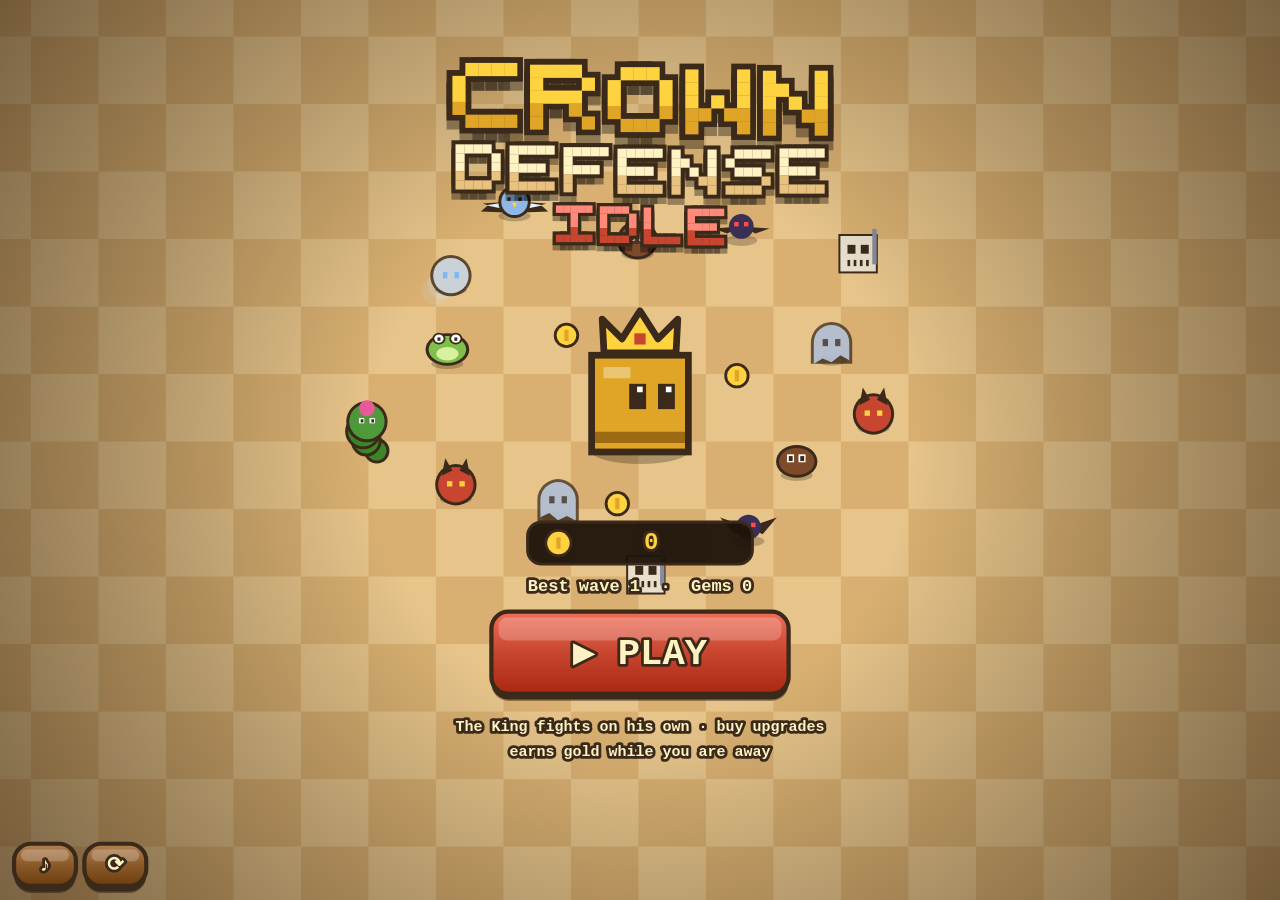
<file: crown-defense-idle/index.html>
<!DOCTYPE html><html lang="en" data-game="Crown Defense Idle"><head><meta charset="utf-8">
<meta name="viewport" content="width=device-width,initial-scale=1,maximum-scale=1,user-scalable=no,viewport-fit=cover">
<meta name="apple-mobile-web-app-capable" content="yes"><meta name="mobile-web-app-capable" content="yes">
<meta name="apple-mobile-web-app-status-bar-style" content="black-translucent"><meta name="apple-mobile-web-app-title" content="Crown Defense">
<meta name="theme-color" content="#3b2a1a"><title>Crown Defense Idle</title>
<link rel="apple-touch-icon" id="ati"><link rel="icon" id="fav"><link rel="manifest" id="man">
<style>
:root{--sat:env(safe-area-inset-top)}
html,body{margin:0;height:100%;overflow:hidden;background:#2a1d10;touch-action:none;-webkit-user-select:none;user-select:none;-webkit-touch-callout:none;overscroll-behavior:none}
canvas{display:block;position:fixed;inset:0;width:100vw;height:100vh;height:100dvh}
</style></head><body><canvas id="c"></canvas>
<script>
(()=>{
// ===== icon/manifest =====
const ic=document.createElement('canvas');ic.width=ic.height=180;const ix=ic.getContext('2d');
ix.fillStyle='#3b2a1a';ix.fillRect(0,0,180,180);ix.fillStyle='#c8452f';for(let i=0;i<8;i++){ix.fillRect(20+i*20,150-(i%3)*8,10,10)}ix.fillStyle='#3b2a1a';ix.fillRect(46,66,88,84);ix.fillStyle='#e0a526';ix.fillRect(50,70,80,76);ix.fillStyle='#3b2a1a';ix.fillRect(68,92,12,18);ix.fillRect(100,92,12,18);ix.fillStyle='#ffd23f';ix.beginPath();ix.moveTo(54,68);ix.lineTo(58,30);ix.lineTo(74,50);ix.lineTo(90,22);ix.lineTo(106,50);ix.lineTo(122,30);ix.lineTo(126,68);ix.fill();
const iconURL=ic.toDataURL();ati.href=iconURL;fav.href=iconURL;
man.href='data:application/manifest+json,'+encodeURIComponent(JSON.stringify({name:'Crown Defense Idle',short_name:'Crown Idle',display:'fullscreen',orientation:'portrait',background_color:'#2a1d10',theme_color:'#3b2a1a',start_url:'.',icons:[{src:iconURL,sizes:'180x180',type:'image/png'}]}));
// ===== Crown Defense Idle =====
const KEY='crowndefidle_v1';
const DEF={gold:0,gems:0,wave:1,maxWave:1,up:{might:0,spd:0,area:0,hp:0,greed:0},muted:false,ts:0,gps:0,tot:0};
let S;try{const L=JSON.parse(localStorage.getItem(KEY)||'{}');S=Object.assign({},DEF,L);S.up=Object.assign({},DEF.up,L.up)}catch(e){S=JSON.parse(JSON.stringify(DEF))}
const save=()=>{S.ts=Date.now();try{localStorage.setItem(KEY,JSON.stringify(S))}catch(e){}};
const UPS=[['might','Might','+25% dmg',10],['spd','Atk Speed','+12% speed',15],['area','Area','+10% range',20],['hp','Max HP','+25 HP +0.5/s',12],['greed','Greed','+15% gold',25]];
const cost=k=>{const u=UPS.find(a=>a[0]===k);return Math.ceil(u[3]*Math.pow(1.17,S.up[k]))};
const gemM=()=>1+.1*S.gems;
const st=()=>({dmg:10*(1+.25*S.up.might)*gemM(),rate:1.2*(1+.12*S.up.spd),range:150*(1+.1*S.up.area),mhp:100+25*S.up.hp,regen:1+.5*S.up.hp,greed:(1+.15*S.up.greed)*gemM()});
const fmt=n=>n<1e4?''+Math.floor(n):n<1e6?(n/1e3).toFixed(1)+'K':n<1e9?(n/1e6).toFixed(2)+'M':(n/1e9).toFixed(2)+'B';
const gemsFor=()=>Math.floor(Math.pow(Math.floor(S.maxWave/10),1.5));
const CH=[{n:'King Cube',d:'Balanced royal. Starts with Scepter Bolt.',c:'#e0a526',k:'#9c6a12',w:'bolt',hp:100,spd:1,p:0,perk:'+10% XP'},
 {n:'Ruby Knight',d:'Tanky brawler. Starts with Royal Aura.',c:'#c8452f',k:'#7d2618',w:'aura',hp:140,spd:.9,p:500,perk:'+1 Armor'},
 {n:'Mint Mage',d:'Glass cannon. Starts with Thunder Block.',c:'#5fae7a',k:'#2f6b44',w:'zap',hp:80,spd:1,p:1600,perk:'+20% Area'},
 {n:'Shadow Rogue',d:'Fast & lucky. Starts with Crown Boomerang.',c:'#4a3a5a',k:'#1a1020',w:'boom',hp:90,spd:1.2,p:1000,perk:'+15% Crit'}];
const BOSS=[{t:120,n:'BLOB KING',hp:700,r:34,spd:38,c:'#7d4a2a'},{t:270,n:'BAT QUEEN',hp:2600,r:30,spd:70,c:'#5a4a8a'},{t:420,n:'LAVA KING',hp:5200,r:40,spd:46,c:'#a8321e'},{t:600,n:'THORN MOTHER',hp:11000,r:44,spd:34,c:'#3f8a3a'},{t:790,n:'STORM SOVEREIGN',hp:11500,r:38,spd:60,c:'#cfe6ff'}];
const ETYPE={blob:{hp:10,spd:34,r:9,dmg:6,xp:1,c:'#7d4a2a'},bat:{hp:6,spd:62,r:7,dmg:4,xp:1,c:'#3a2f55'},skel:{hp:34,spd:30,r:10,dmg:9,xp:3,c:'#e8e0cc'},ghost:{hp:20,spd:50,r:9,dmg:7,xp:2,c:'#cfe3ff'},imp:{hp:26,spd:36,r:9,dmg:8,xp:3,c:'#c8452f'},vine:{hp:40,spd:40,r:9,dmg:10,xp:3,c:'#4f9a3a'},frog:{hp:55,spd:20,r:10,dmg:12,xp:4,c:'#7fc04a'},wisp:{hp:38,spd:70,r:8,dmg:10,xp:4,c:'#e8f4ff'},harpy:{hp:70,spd:44,r:11,dmg:12,xp:5,c:'#8fb8e8'}};
const PHASE=[{g:'#e6c48a',g2:'#d9b071',dot:'#b98a4e',tuft:'#8a9a4a',vig:'rgba(60,35,10,.5)'},{g:'#4b4766',g2:'#423e5c',dot:'#2f2b42',tuft:'#6b6488',vig:'rgba(5,5,25,.65)'},{g:'#3a2018',g2:'#32190f',dot:'#ff6a1a',tuft:'#5a2a1a',vig:'rgba(50,5,0,.6)'},{g:'#2f5a2a',g2:'#2a5225',dot:'#e85a9a',tuft:'#1c3a18',vig:'rgba(5,30,10,.6)',leaf:1},{g:'#a9c8e8',g2:'#b7d3ee',dot:'#ffffff',tuft:'#e8f2ff',vig:'rgba(40,60,110,.45)',cloud:1}];
let AC=null,MG=null;function au(){if(!AC){try{AC=new(window.AudioContext||window.webkitAudioContext)();MG=AC.createGain();MG.gain.value=.8;MG.connect(AC.destination)}catch(e){}}if(AC&&AC.state==='suspended')AC.resume()}
function note(f,d,type,v,at,slide=0){if(S.muted||!AC)return;const o=AC.createOscillator(),g=AC.createGain();o.type=type;o.frequency.setValueAtTime(f,at);if(slide)o.frequency.exponentialRampToValueAtTime(Math.max(30,f+slide),at+d);g.gain.setValueAtTime(v,at);g.gain.exponentialRampToValueAtTime(.0008,at+d);o.connect(g);g.connect(MG);o.start(at);o.stop(at+d+.02)}
function tone(f,d,type='square',v=.06,slide=0,delay=0){if(AC)note(f,d,type,v,AC.currentTime+delay,slide)}
function noise(d,v=.12){if(S.muted||!AC)return;const b=AC.createBuffer(1,AC.sampleRate*d|0,AC.sampleRate),a=b.getChannelData(0);for(let i=0;i<a.length;i++)a[i]=(Math.random()*2-1)*(1-i/a.length);const s=AC.createBufferSource(),g=AC.createGain();s.buffer=b;g.gain.value=v;s.connect(g);g.connect(MG);s.start()}
const mf=m=>440*Math.pow(2,(m-69)/12);
let lastS={};const lim=(k,ms)=>{const n=performance.now();if(lastS[k]&&n-lastS[k]<ms)return false;lastS[k]=n;return true};
const sfx={shoot:()=>lim('sh',70)&&tone(700,.05,'square',.025,-300),hit:()=>lim('hi',45)&&noise(.04,.05),kill:()=>lim('k',40)&&tone(300+Math.random()*200,.07,'triangle',.05,-150),
 gem:n=>lim('g',35)&&tone(mf(72+Math.min(n,24)),.06,'square',.03),gold:()=>lim('go',60)&&[1046,1568].forEach((f,i)=>tone(f,.07,'square',.04,0,.04*i)),
 lvl:()=>[60,64,67,72,76,79].forEach((m,i)=>tone(mf(m),.12,'square',.06,0,.05*i)),pick:()=>[67,72,79].forEach((m,i)=>tone(mf(m),.1,'triangle',.08,0,.05*i)),
 hurt:()=>{tone(220,.2,'sawtooth',.09,-120);noise(.12,.12)},boss:()=>{tone(80,1,'sawtooth',.12,40);noise(.6,.15)},zap:()=>lim('z',80)&&(noise(.1,.08),tone(1200,.1,'sawtooth',.03,-900)),
 boom:()=>{noise(.5,.25);tone(110,.5,'sawtooth',.1,-70)},click:()=>tone(660,.04,'square',.04),buy:()=>[659,880,1318].forEach((f,i)=>tone(f,.1,'square',.05,0,.07*i)),
 win:()=>[60,64,67,72,67,72,76,79,84].forEach((m,i)=>tone(mf(m),.2,'square',.06,0,.1*i)),die:()=>[392,330,262,196,131].forEach((f,i)=>tone(f,.3,'square',.07,0,.2*i))};
const vib=p=>{try{if(navigator.vibrate)navigator.vibrate(p)}catch(e){}};
const cv=document.getElementById('c'),x=cv.getContext('2d');let W,H,DPR,U,SAT=0,Z;
function rs(){DPR=Math.min(devicePixelRatio||1,2);W=innerWidth;H=innerHeight;cv.width=W*DPR;cv.height=H*DPR;x.setTransform(DPR,0,0,DPR,0,0);U=Math.min(W/360,H/640);Z=Math.min(W/300,H/540);/*CS-VIEWFIX-v2*/SAT=parseInt(getComputedStyle(document.documentElement).getPropertyValue('--sat'))||0}
addEventListener('resize',rs);rs();
['touchmove','gesturestart','dblclick','contextmenu'].forEach(e=>document.addEventListener(e,ev=>ev.preventDefault(),{passive:false}));
const pal={ink:'#3b2a1a',gold:'#ffd23f',paper:'#fff3c4'};
const FONT={A:[14,17,31,17,17],B:[30,17,30,17,30],C:[15,16,16,16,15],D:[30,17,17,17,30],E:[31,16,30,16,31],F:[31,16,30,16,16],G:[15,16,19,17,15],H:[17,17,31,17,17],I:[31,4,4,4,31],J:[7,2,2,18,12],K:[17,18,28,18,17],L:[16,16,16,16,31],M:[17,27,21,17,17],N:[17,25,21,19,17],O:[14,17,17,17,14],P:[30,17,30,16,16],Q:[14,17,21,18,13],R:[30,17,30,18,17],S:[15,16,14,1,30],T:[31,4,4,4,4],U:[17,17,17,17,14],V:[17,17,17,10,4],W:[17,17,21,27,17],X:[17,10,4,10,17],Y:[17,10,4,4,4],Z:[31,2,4,8,31],0:[14,19,21,25,14],1:[4,12,4,4,14],2:[30,1,14,16,31],3:[30,1,14,1,30],4:[18,18,31,2,2],5:[31,16,30,1,30],6:[14,16,30,17,14],7:[31,1,2,4,4],8:[14,17,14,17,14],9:[14,17,15,1,14],'!':[4,4,4,0,4],'?':[14,1,6,0,4],'-':[0,0,14,0,0],'.':[0,0,0,0,4],':':[0,4,0,4,0],"'":[4,4,0,0,0]};
function pix(s,cx,cy,sz,col,wave=0,col2){const p=sz*U/5,adv=6*p,w=s.length*adv-p;const X0=cx-w/2;
 for(let pass=0;pass<3;pass++)for(let i=0;i<s.length;i++){const g=FONT[s[i]];if(!g)continue;const oy=wave?Math.sin(clock*4+i*.6)*wave*U:0,X=X0+i*adv;
  for(let r=0;r<5;r++)for(let c=0;c<5;c++)if(g[r]&(16>>c)){if(pass<2){x.fillStyle=pass?pal.ink:'rgba(0,0,0,.35)';x.fillRect(X+c*p-p*.45,cy-2.5*p+r*p+oy-p*.45+(pass?0:p*.7),p*1.9,p*1.9)}else{x.fillStyle=(col2&&r>=3)?col2:col;x.fillRect(X+c*p,cy-2.5*p+r*p+oy,p*1.02,p*1.02)}}}}
function txt(s,X,Y,sz,c=pal.ink,al='center',stroke=true){x.font='bold '+Math.round(sz*U)+'px "Courier New",Courier,monospace';x.textAlign=al;x.textBaseline='middle';if(stroke){x.lineWidth=4*U;x.strokeStyle=pal.ink;x.lineJoin='round';x.strokeText(s,X,Y)}x.fillStyle=c;x.fillText(s,X,Y)}
function rr(X,Y,w,h,r,f,s,lw=3){x.beginPath();if(x.roundRect)x.roundRect(X,Y,w,h,r);else{x.moveTo(X+r,Y);x.arcTo(X+w,Y,X+w,Y+h,r);x.arcTo(X+w,Y+h,X,Y+h,r);x.arcTo(X,Y+h,X,Y,r);x.arcTo(X,Y,X+w,Y,r);x.closePath()}if(f){x.fillStyle=f;x.fill()}if(s){x.lineWidth=lw*U;x.strokeStyle=s;x.stroke()}}
function shade(hex,a){const n=parseInt(hex.slice(1),16);let r=n>>16,g=n>>8&255,b=n&255;const f=v=>Math.max(0,Math.min(255,v+a));return'rgb('+f(r)+','+f(g)+','+f(b)+')'}
function button(lbl,X,Y,w,h,f,col='#e0a526',sz=18,dis){const k=lbl+'|'+(X|0)+'|'+(Y|0);btns.push({x:X,y:Y,w,h,f,k});const pr=pressed&&pressed.k===k?3*U:0;
 rr(X,Y+5*U,w,h,12*U,'rgba(0,0,0,.35)');rr(X,Y+4*U,w,h,12*U,pal.ink);const gr=x.createLinearGradient(0,Y+pr,0,Y+pr+h);gr.addColorStop(0,shade(col,40));gr.addColorStop(.5,col);gr.addColorStop(1,shade(col,-30));
 rr(X,Y+pr,w,h,12*U,gr,pal.ink);rr(X+5*U,Y+pr+4*U,w-10*U,h*.28,6*U,'rgba(255,255,255,.22)');if(dis)x.globalAlpha=.55;txt(lbl,X+w/2,Y+pr+h/2+1*U,sz,pal.paper);x.globalAlpha=1}
function heroS(X,Y,ci,s,t,face,blink){const c=CH[ci],w=16*s,h=16*s;x.save();x.translate(X,Y);x.scale(face||1,1);x.fillStyle='rgba(0,0,0,.25)';x.beginPath();x.ellipse(0,h*.5,w*.55,2.5*s,0,0,7);x.fill();
 const b=Math.sin(t)*1.5*s;x.fillStyle=pal.ink;x.fillRect(-w*.35,h*.3-b*.3,w*.25,3*s);x.fillRect(w*.1,h*.3+b*.3,w*.25,3*s);
 x.fillRect(-w/2-1.2*s,-h/2-1.2*s+b*.2,w+2.4*s,h+2.4*s);x.fillStyle=c.c;x.fillRect(-w/2,-h/2+b*.2,w,h);x.fillStyle=c.k;x.fillRect(-w/2,h/2-3*s+b*.2,w,2*s);x.fillStyle='rgba(255,255,255,.35)';x.fillRect(-w/2+1.5*s,-h/2+1.5*s+b*.2,w*.3,2*s);
 x.fillStyle=pal.ink;const eh=blink?1*s:4.5*s;x.fillRect(-w*.12,-h*.22+b*.2,3*s,eh);x.fillRect(w*.2,-h*.22+b*.2,3*s,eh);if(!blink){x.fillStyle='#fff';x.fillRect(-w*.12+1.4*s,-h*.22+.5*s+b*.2,1*s,1*s);x.fillRect(w*.2+1.4*s,-h*.22+.5*s+b*.2,1*s,1*s)}
 const cy=-h/2-1*s+b*.2;x.fillStyle=pal.gold;x.strokeStyle=pal.ink;x.lineWidth=1.2*s;x.beginPath();x.moveTo(-w*.4,cy);x.lineTo(-w*.42,cy-6*s);x.lineTo(-w*.2,cy-2.5*s);x.lineTo(0,cy-7.5*s);x.lineTo(w*.2,cy-2.5*s);x.lineTo(w*.42,cy-6*s);x.lineTo(w*.4,cy);x.closePath();x.fill();x.stroke();x.fillStyle='#c8452f';x.fillRect(-1*s,cy-3.5*s,2*s,2*s);
 if(ci===1){x.fillStyle='#8a8a9a';x.fillRect(-w/2-1*s,-1*s+b*.2,3*s,7*s)}if(ci===2){x.fillStyle='#fff3c4';x.fillRect(w/2+1*s,-h/2+b*.2,1.6*s,h);x.fillStyle='#9fd3ff';x.fillRect(w/2,-h/2-3*s+b*.2,3.6*s,3.6*s)}if(ci===3){x.fillStyle='#c8452f';x.fillRect(-w/2,-h*.3+b*.2,w,2.5*s)}x.restore()}
function enemyS(e){const T=e.type,r=e.r;x.save();x.translate(e.x,e.y);const fl=e.flash>0;
 x.fillStyle='rgba(0,0,0,.22)';x.beginPath();x.ellipse(0,r*.8,r*.9,r*.3,0,0,7);x.fill();
 if(e.elite){x.strokeStyle='rgba(255,210,63,'+(.5+.4*Math.sin(clock*8))+')';x.lineWidth=2;x.beginPath();x.arc(0,0,r+4,0,7);x.stroke()}
 if(T==='boss'){bossS(e);x.restore();return}
 const c=fl?'#fff':ETYPE[T].c;
 if(T==='blob'){const b=Math.sin(e.ph*8)*1;x.fillStyle=pal.ink;x.beginPath();x.ellipse(0,0,r+1.5,r*.85+1.5+b,0,0,7);x.fill();x.fillStyle=c;x.beginPath();x.ellipse(0,0,r,r*.85+b,0,0,7);x.fill();x.fillStyle='#fff';x.fillRect(-r*.55,-r*.4,r*.4,r*.45);x.fillRect(r*.1,-r*.4,r*.4,r*.45);x.fillStyle=pal.ink;x.fillRect(-r*.45,-r*.3,r*.22,r*.28);x.fillRect(r*.2,-r*.3,r*.22,r*.28)}
 else if(T==='bat'){const f=Math.sin(e.ph*20)*r*.6;x.fillStyle=pal.ink;x.beginPath();x.moveTo(0,0);x.lineTo(-r*1.6,-f);x.lineTo(-r*.8,r*.4);x.closePath();x.moveTo(0,0);x.lineTo(r*1.6,-f);x.lineTo(r*.8,r*.4);x.closePath();x.fill();x.fillStyle=c;x.beginPath();x.arc(0,0,r*.7,0,7);x.fill();x.fillStyle='#ff4d4d';x.fillRect(-r*.4,-r*.25,r*.25,r*.25);x.fillRect(r*.15,-r*.25,r*.25,r*.25)}
 else if(T==='skel'){x.fillStyle=pal.ink;x.fillRect(-r-1,-r-1,2*r+2,2*r+2);x.fillStyle=c;x.fillRect(-r,-r,2*r,2*r);x.fillStyle=pal.ink;x.fillRect(-r*.6,-r*.5,r*.45,r*.5);x.fillRect(r*.15,-r*.5,r*.45,r*.5);for(let i=0;i<4;i++)x.fillRect(-r*.6+i*r*.35,r*.35,r*.15,r*.35);x.fillStyle='#8a8a9a';x.fillRect(r*.8,-r*1.4,r*.25,r*2)}
 else if(T==='vine'||T==='frog'||T==='wisp'||T==='harpy')newEnemyS(e,T,r,c);
 else if(T==='ghost'){x.globalAlpha=.75;x.fillStyle=pal.ink;x.beginPath();x.arc(0,-r*.2,r+1.5,Math.PI,0);x.lineTo(r+1.5,r);x.lineTo(-r-1.5,r);x.fill();x.fillStyle=c;x.beginPath();x.arc(0,-r*.2,r,Math.PI,0);for(let i=0;i<=4;i++)x.lineTo(r-i*r/2,r*.9+(i%2?-r*.3:0)+Math.sin(e.ph*6+i));x.fill();x.fillStyle=pal.ink;x.fillRect(-r*.5,-r*.4,r*.3,r*.4);x.fillRect(r*.2,-r*.4,r*.3,r*.4)}
 else{x.fillStyle=pal.ink;x.beginPath();x.arc(0,0,r+1.5,0,7);x.fill();x.fillStyle=c;x.beginPath();x.arc(0,0,r,0,7);x.fill();x.fillStyle=pal.ink;x.beginPath();x.moveTo(-r*.8,-r*.5);x.lineTo(-r*.6,-r*1.5);x.lineTo(-r*.2,-r*.8);x.moveTo(r*.8,-r*.5);x.lineTo(r*.6,-r*1.5);x.lineTo(r*.2,-r*.8);x.fill();x.fillStyle='#ffd23f';x.fillRect(-r*.5,-r*.2,r*.3,r*.3);x.fillRect(r*.2,-r*.2,r*.3,r*.3)}
 x.restore()}
function bossS(e){const B=BOSS[e.bi],r=e.r,fl=e.flash>0,c=fl?'#fff':B.c,b=Math.sin(e.ph*4)*2;if(e.bi===3)return thornS(e,r,fl,b);if(e.bi===4)return stormS(e,r,fl,b);
 if(e.bi===1){const f=Math.sin(e.ph*12)*r*.5;x.fillStyle=pal.ink;x.beginPath();x.moveTo(0,0);x.lineTo(-r*2,-r*.5-f);x.lineTo(-r*1.2,r*.6);x.closePath();x.moveTo(0,0);x.lineTo(r*2,-r*.5-f);x.lineTo(r*1.2,r*.6);x.closePath();x.fill()}
 x.fillStyle=pal.ink;x.beginPath();x.ellipse(0,0,r+3,r*.9+3+b,0,0,7);x.fill();x.fillStyle=c;x.beginPath();x.ellipse(0,0,r,r*.9+b,0,0,7);x.fill();x.fillStyle='rgba(255,255,255,.2)';x.beginPath();x.ellipse(-r*.35,-r*.4,r*.3,r*.15,0,0,7);x.fill();
 x.fillStyle='#fff';x.fillRect(-r*.55,-r*.3,r*.35,r*.35);x.fillRect(r*.15,-r*.3,r*.35,r*.35);x.fillStyle=e.bi===2?'#ff6a1a':pal.ink;x.fillRect(-r*.45,-r*.2,r*.18,r*.22);x.fillRect(r*.25,-r*.2,r*.18,r*.22);x.fillStyle=pal.ink;x.fillRect(-r*.65,-r*.45,r*.5,r*.08);x.fillRect(r*.15,-r*.45,r*.5,r*.08);x.fillRect(-r*.3,r*.3,r*.6,r*.1);
 const cy=-r*.8+b;x.fillStyle=pal.gold;x.strokeStyle=pal.ink;x.lineWidth=2;x.beginPath();x.moveTo(-r*.5,cy);x.lineTo(-r*.55,cy-r*.6);x.lineTo(-r*.25,cy-r*.3);x.lineTo(0,cy-r*.75);x.lineTo(r*.25,cy-r*.3);x.lineTo(r*.55,cy-r*.6);x.lineTo(r*.5,cy);x.closePath();x.fill();x.stroke()}
function thornS(e,r,fl,b){const t=e.ph;if(e.burrow>0){x.fillStyle='rgba(90,58,26,.6)';x.beginPath();x.ellipse(0,r*.4,r*.8,r*.3,0,0,7);x.fill();return}x.save();
 for(let i=0;i<6;i++){const a=i*1.047+Math.sin(t*1.5+i)*.15;x.save();x.rotate(a);x.fillStyle=pal.ink;x.beginPath();x.ellipse(r*.95,0,r*.62,r*.34,0,0,7);x.fill();x.fillStyle=fl?'#fff':(e.bph===3?'#ff5a8a':'#e85a9a');x.beginPath();x.ellipse(r*.95,0,r*.56,r*.27,0,0,7);x.fill();x.restore()}
 x.strokeStyle=pal.ink;x.lineWidth=5;for(let i=0;i<4;i++){const a=i*1.57+t*.3;x.beginPath();x.moveTo(0,0);x.quadraticCurveTo(Math.cos(a+.6)*r*1.4,Math.sin(a+.6)*r*1.4,Math.cos(a)*r*1.9,Math.sin(a)*r*1.9+Math.sin(t*3+i)*6);x.stroke()}
 x.strokeStyle='#3f8a3a';x.lineWidth=3;for(let i=0;i<4;i++){const a=i*1.57+t*.3;x.beginPath();x.moveTo(0,0);x.quadraticCurveTo(Math.cos(a+.6)*r*1.4,Math.sin(a+.6)*r*1.4,Math.cos(a)*r*1.9,Math.sin(a)*r*1.9+Math.sin(t*3+i)*6);x.stroke()}
 x.fillStyle=pal.ink;x.beginPath();x.arc(0,b,r*.72+3,0,7);x.fill();x.fillStyle=fl?'#fff':'#3f8a3a';x.beginPath();x.arc(0,b,r*.72,0,7);x.fill();x.fillStyle='rgba(255,255,255,.2)';x.beginPath();x.arc(-r*.25,b-r*.3,r*.2,0,7);x.fill();
 x.fillStyle='#ffe86a';x.fillRect(-r*.4,b-r*.2,r*.26,r*.26);x.fillRect(r*.14,b-r*.2,r*.26,r*.26);x.fillStyle=pal.ink;x.fillRect(-r*.32,b-r*.12,r*.12,r*.16);x.fillRect(r*.22,b-r*.12,r*.12,r*.16);x.fillRect(-r*.25,b+r*.25,r*.5,r*.08);
 const cy=-r*.7+b;x.fillStyle=pal.gold;x.strokeStyle=pal.ink;x.lineWidth=2;x.beginPath();x.moveTo(-r*.4,cy);x.lineTo(-r*.45,cy-r*.5);x.lineTo(-r*.2,cy-r*.25);x.lineTo(0,cy-r*.6);x.lineTo(r*.2,cy-r*.25);x.lineTo(r*.45,cy-r*.5);x.lineTo(r*.4,cy);x.closePath();x.fill();x.stroke();
 if(e.bph===2){x.strokeStyle='#5a3a1a';x.lineWidth=4;for(let i=0;i<5;i++){const a=Math.PI*.2+i*Math.PI*.15;x.beginPath();x.moveTo(Math.cos(a)*r*.6,Math.sin(a)*r*.6);x.lineTo(Math.cos(a)*r*1.3,Math.sin(a)*r*1.3+8);x.stroke()}}
 x.restore()}
function stormS(e,r,fl,b){if(e.hide>0){x.globalAlpha=.25;x.fillStyle='#fff';x.beginPath();x.arc(0,0,r*.6,0,7);x.fill();x.globalAlpha=1;return}const t=e.ph;
 x.fillStyle=pal.ink;const puffs=[[0,0,1],[-.75,.15,.7],[.75,.15,.7],[-.4,-.45,.6],[.4,-.45,.6]];for(const [px,py,s] of puffs){x.beginPath();x.arc(px*r,py*r+b,s*r+3,0,7);x.fill()}
 for(const [px,py,s] of puffs){x.fillStyle=fl?'#fff':(e.bph===3?'#7a8aa8':'#e8f2ff');x.beginPath();x.arc(px*r,py*r+b,s*r,0,7);x.fill()}
 x.fillStyle='rgba(120,150,200,.35)';x.beginPath();x.ellipse(0,r*.45+b,r*.9,r*.25,0,0,7);x.fill();
 const glow=e.bph===3?'#ff6a6a':'#ffe86a';x.fillStyle=glow;x.fillRect(-r*.45,-r*.1+b,r*.3,r*.22);x.fillRect(r*.15,-r*.1+b,r*.3,r*.22);x.fillStyle=pal.ink;x.fillRect(-r*.55,-r*.22+b,r*.45,r*.07);x.fillRect(r*.1,-r*.22+b,r*.45,r*.07);
 if(Math.sin(t*7)>.6){x.strokeStyle='#ffe86a';x.lineWidth=3;x.beginPath();x.moveTo(-r*.2,r*.6+b);x.lineTo(-r*.05,r*.95+b);x.lineTo(-r*.25,r*1.05+b);x.lineTo(0,r*1.45+b);x.stroke()}
 const cy=-r*.95+b;x.fillStyle=pal.gold;x.strokeStyle=pal.ink;x.lineWidth=2;x.beginPath();x.moveTo(-r*.4,cy);x.lineTo(-r*.45,cy-r*.5);x.lineTo(-r*.2,cy-r*.25);x.lineTo(0,cy-r*.6);x.lineTo(r*.2,cy-r*.25);x.lineTo(r*.45,cy-r*.5);x.lineTo(r*.4,cy);x.closePath();x.fill();x.stroke()}
function newEnemyS(e,T,r,c){const t=e.ph;x.fillStyle=pal.ink;
 if(T==='vine'){for(let i=3;i>=0;i--){const ox=-Math.cos(t*6-i*.8)*i*2.5,oy=i*r*.55;x.fillStyle=pal.ink;x.beginPath();x.arc(ox,oy-r*.2,r*(1-i*.15)+1.5,0,7);x.fill();x.fillStyle=i?shade(c,-20):c;x.beginPath();x.arc(ox,oy-r*.2,r*(1-i*.15),0,7);x.fill()}
  x.fillStyle='#e85a9a';x.beginPath();x.arc(0,-r*.95,r*.45,0,7);x.fill();x.fillStyle='#fff';x.fillRect(-r*.45,-r*.4,r*.3,r*.3);x.fillRect(r*.15,-r*.4,r*.3,r*.3);x.fillStyle=pal.ink;x.fillRect(-r*.35,-r*.33,r*.15,r*.18);x.fillRect(r*.25,-r*.33,r*.15,r*.18)}
 else if(T==='frog'){const hop=(t%1.6)>1.1?Math.sin(((t%1.6)-1.1)/.5*Math.PI)*r*.8:0,sq=(t%1.6)<1.1?1+.08*Math.sin(t*10):1;x.save();x.translate(0,-hop);x.scale(1/sq,sq);
  x.beginPath();x.ellipse(0,0,r+1.5,r*.8+1.5,0,0,7);x.fill();x.fillStyle=c;x.beginPath();x.ellipse(0,0,r,r*.8,0,0,7);x.fill();x.fillStyle='#d8f0a0';x.beginPath();x.ellipse(0,r*.25,r*.6,r*.4,0,0,7);x.fill();
  for(const s of[-1,1]){x.fillStyle=pal.ink;x.beginPath();x.arc(s*r*.45,-r*.65,r*.35,0,7);x.fill();x.fillStyle='#fff';x.beginPath();x.arc(s*r*.45,-r*.65,r*.25,0,7);x.fill();x.fillStyle=pal.ink;x.fillRect(s*r*.45-r*.08,-r*.72,r*.16,r*.2)}x.restore()}
 else if(T==='wisp'){x.globalAlpha=.8;for(let i=0;i<3;i++){x.fillStyle='rgba(200,230,255,'+(.3-i*.08)+')';x.beginPath();x.arc(-Math.cos(t*3)*i*4,i*4,r-i,0,7);x.fill()}x.fillStyle=pal.ink;x.beginPath();x.arc(0,0,r+1.5,0,7);x.fill();x.fillStyle=c;x.beginPath();x.arc(0,0,r,0,7);x.fill();x.fillStyle='#6ab0ff';x.fillRect(-r*.45,-r*.2,r*.25,r*.35);x.fillRect(r*.2,-r*.2,r*.25,r*.35);x.globalAlpha=1}
 else{const f=Math.sin(t*14)*r*.5;x.beginPath();x.moveTo(-r*.3,0);x.lineTo(-r*1.8,-r*.4-f);x.lineTo(-r*1.5,r*.2);x.lineTo(-r*1.9,r*.3-f*.5);x.lineTo(-r*.5,r*.6);x.closePath();x.moveTo(r*.3,0);x.lineTo(r*1.8,-r*.4-f);x.lineTo(r*1.5,r*.2);x.lineTo(r*1.9,r*.3-f*.5);x.lineTo(r*.5,r*.6);x.closePath();x.fill();x.fillStyle='#eaf4ff';x.beginPath();x.moveTo(-r*.3,0);x.lineTo(-r*1.6,-r*.3-f);x.lineTo(-r*.6,r*.4);x.closePath();x.moveTo(r*.3,0);x.lineTo(r*1.6,-r*.3-f);x.lineTo(r*.6,r*.4);x.closePath();x.fill();
  x.fillStyle=pal.ink;x.beginPath();x.arc(0,0,r*.75+1.5,0,7);x.fill();x.fillStyle=c;x.beginPath();x.arc(0,0,r*.75,0,7);x.fill();x.fillStyle='#ffd23f';x.beginPath();x.moveTo(-r*.15,r*.05);x.lineTo(r*.15,r*.05);x.lineTo(0,r*.35);x.fill();x.fillStyle=pal.ink;x.fillRect(-r*.4,-r*.25,r*.18,r*.2);x.fillRect(r*.22,-r*.25,r*.18,r*.2)}}
function menuBg(){const ph=PHASE[Math.abs(Math.floor(clock/12))%PHASE.length];x.fillStyle=ph.g;x.fillRect(0,0,W,H);const T=48*U,o=clock*20*U;for(let i=-1;i<W/T+1;i++)for(let j=-1;j<H/T+1;j++){if((i+j)&1){x.fillStyle=ph.g2;x.fillRect(i*T-(o%T),j*T+(o%T),T,T)}}
 for(let i=0;i<14;i++){const a=clock*.5+i*.45,R=(140+(i%3)*30)*U;const ex=W/2+Math.cos(a)*R,ey=H*.42+Math.sin(a)*R*.7;x.save();x.translate(ex,ey);x.scale(U*1.4,U*1.4);enemyS({type:['blob','bat','skel','ghost','imp','vine','frog','wisp','harpy'][i%9],x:0,y:0,r:9,ph:clock+i,flash:0});x.restore()}
 const vg=x.createRadialGradient(W/2,H/2,Math.min(W,H)*.3,W/2,H/2,Math.max(W,H)*.75);vg.addColorStop(0,'rgba(0,0,0,0)');vg.addColorStop(1,'rgba(30,15,5,.7)');x.fillStyle=vg;x.fillRect(0,0,W,H)}
// ===== state =====
let scene='title',btns=[],t0=performance.now(),clock=0,toast=null,pressed=null,shake=0,away=null,confirmP=false;
let G=null,goldLog=[];
function newWave(){const w=S.wave,boss=w%10===0;G={en:[],bul:[],fx:[],dn:[],left:boss?0:Math.min(40,6+w*2),spT:.5,boss,bossT:45,cd:0,hp:G?G.hp:st().mhp,banner:{t:boss?'BOSS WAVE '+w:'WAVE '+w,l:1.6},ph:0,face:1};
 if(boss){const bi=(w/10-1)%BOSS.length,B=BOSS[bi],a=Math.random()*6.28,R=230;G.en.push({type:'boss',bi,x:Math.cos(a)*R,y:Math.sin(a)*R,r:B.r,spd:B.spd*.5,hp:300*Math.pow(1.18,w-1)*(1+bi*.25),dmg:14+w*.6,gold:25,ph:0,flash:0,boss:1});G.en[0].mhp=G.en[0].hp;sfx.boss()}}
function pool(w){const T=['blob','bat','skel','ghost','imp','vine','frog','wisp','harpy'];const hi=Math.min(T.length,2+Math.floor(w/3));return T[Math.floor(Math.random()*hi)]}
function spawn(){const w=S.wave,t=pool(w),T=ETYPE[t],a=Math.random()*6.28,R=BR+20;G.en.push({type:t,x:Math.cos(a)*R,y:Math.sin(a)*R,r:T.r,spd:T.spd*.75,hp:T.hp*Math.pow(1.17,w-1),dmg:T.dmg*(1+w*.05),gold:1+w*.5,ph:Math.random()*9,flash:0});const e=G.en[G.en.length-1];e.mhp=e.hp}
function earn(g){S.gold+=g;S.tot+=g;goldLog.push([clock,g])}
function fx(x0,y0,n,c,sp=60,life=.5,sz=3){for(let i=0;i<n;i++){const a=Math.random()*6.28,v=Math.random()*sp;G.fx.push({x:x0,y:y0,vx:Math.cos(a)*v,vy:Math.sin(a)*v,l:life*(.6+Math.random()*.6),c,s:sz*(.6+Math.random()*.8)})}}
function waveFail(why){S.wave=Math.max(1,S.wave-2);toast={t:why+' · back to wave '+S.wave,l:2.2};sfx.die();G.hp=st().mhp;G=Object.assign(G,{});newWave();save()}
function update(dt){clock+=dt;if(toast){toast.l-=dt;if(toast.l<=0)toast=null}if(pressed){pressed.t-=dt;if(pressed.t<=0)pressed=null}shake=Math.max(0,shake-dt*30);
 if(scene!=='play'||away||confirmP)return;const g=G,s=st();g.ph+=dt;
 goldLog=goldLog.filter(a=>clock-a[0]<60);const span=Math.min(60,Math.max(5,clock-(G.start||0)));S.gps=goldLog.reduce((a,b)=>a+b[1],0)/span;
 g.hp=Math.min(s.mhp,g.hp+s.regen*dt);
 if(g.left>0){g.spT-=dt;if(g.spT<=0){spawn();g.left--;g.spT=Math.max(.25,.8-S.wave*.01)}}
 if(g.boss){g.bossT-=dt;if(g.bossT<=0)return waveFail('Boss timer ran out')}
 g.cd-=dt;if(g.cd<=0){let b=null,bd=s.range*s.range;for(const e of g.en){const d=e.x*e.x+e.y*e.y;if(d<bd){bd=d;b=e}}if(b){g.cd=1/s.rate;const d=Math.sqrt(bd)||1;g.bul.push({x:0,y:-6,vx:b.x/d*420,vy:b.y/d*420,l:1});g.face=b.x<0?-1:1;sfx.shoot()}}
 for(const q of g.bul){q.x+=q.vx*dt;q.y+=q.vy*dt;q.l-=dt;for(const e of g.en){if(e.dead)continue;if((e.x-q.x)**2+(e.y-q.y)**2<(e.r+5)**2){q.l=0;const c=Math.random()<.08,dm=s.dmg*(c?2:1)*(.9+Math.random()*.2);e.hp-=dm;e.flash=.1;sfx.hit();if(g.dn.length>40)g.dn.shift();g.dn.push({x:e.x,y:e.y-e.r,v:Math.round(dm),l:.7,c});if(e.hp<=0){e.dead=1;sfx.kill();const gg=e.gold*s.greed;earn(gg);fx(e.x,e.y,e.boss?50:8,e.boss?'#ffd23f':ETYPE[e.type].c,e.boss?180:80);g.fx.push({coin:1,x:e.x,y:e.y,l:.6,v:gg});if(e.boss){sfx.win();shake=10}}break}}}
 g.bul=g.bul.filter(q=>q.l>0);
 for(const e of g.en){if(e.dead)continue;e.ph+=dt;e.flash-=dt;const d=Math.hypot(e.x,e.y)||1,rr0=e.r+12;if(d>rr0){e.x-=e.x/d*e.spd*dt;e.y-=e.y/d*e.spd*dt}else{g.hp-=e.dmg*dt;if(Math.random()<dt*2)sfx.hurt&&lim('hu',400)&&tone(220,.12,'sawtooth',.05,-100)}}
 g.en=g.en.filter(e=>!e.dead);
 for(const f of g.fx){f.l-=dt;if(!f.coin){f.x+=f.vx*dt;f.y+=f.vy*dt;f.vx*=.92;f.vy*=.92}else{f.x*=.85;f.y=f.y*.85-30*dt}}g.fx=g.fx.filter(f=>f.l>0);
 for(const n of g.dn){n.l-=dt;n.y-=30*dt}g.dn=g.dn.filter(n=>n.l>0);if(g.banner){g.banner.l-=dt;if(g.banner.l<=0)g.banner=null}
 if(g.hp<=0)return waveFail('King fell');
 if(g.left<=0&&g.en.length===0){S.wave++;S.maxWave=Math.max(S.maxWave,S.wave);if(S.wave%10===1)sfx.lvl();else sfx.gold();newWave()}}
// ===== layout =====
let BR=260,BX,BY,BK,TOP,PT;
function layout(){TOP=SAT+8*U+34*U+8*U;PT=H-44*U-3*60*U-22*U;BX=W/2;BY=(TOP+PT)/2;BK=W/300;BR=Math.hypot(W/2,(PT-TOP)/2)/BK}
function pill(X,Y,w,lbl,col,ic){rr(X,Y,w,34*U,10*U,'rgba(30,20,10,.78)',pal.ink,2);ic(X+17*U,Y+17*U);txt(lbl,X+w/2+10*U,Y+17*U,15,col)}
function coinI(cx,cy,r=8){x.fillStyle=pal.ink;x.beginPath();x.arc(cx,cy,(r+2)*U,0,7);x.fill();x.fillStyle=pal.gold;x.beginPath();x.arc(cx,cy,r*U,0,7);x.fill();x.fillStyle='#e0a526';x.fillRect(cx-1.5*U,cy-4*U,3*U,8*U)}
function gemI(cx,cy){x.fillStyle=pal.ink;x.beginPath();x.moveTo(cx,cy-10*U);x.lineTo(cx+9*U,cy-2*U);x.lineTo(cx,cy+10*U);x.lineTo(cx-9*U,cy-2*U);x.fill();x.fillStyle='#e8473a';x.beginPath();x.moveTo(cx,cy-7*U);x.lineTo(cx+6*U,cy-2*U);x.lineTo(cx,cy+7*U);x.lineTo(cx-6*U,cy-2*U);x.fill();x.fillStyle='rgba(255,255,255,.5)';x.fillRect(cx-3*U,cy-4*U,2*U,3*U)}
function topBar(){const y=SAT+8*U,w=(W-32*U)/3;pill(8*U,y,w,fmt(S.gold),pal.gold,coinI);pill(16*U+w,y,w,fmt(S.gems),'#ff8a7a',gemI);pill(24*U+2*w,y,w,'W'+S.wave,pal.paper,(cx,cy)=>{x.save();x.translate(cx,cy);x.scale(U*.9,U*.9);x.fillStyle=pal.gold;x.strokeStyle=pal.ink;x.lineWidth=2;x.beginPath();x.moveTo(-8,5);x.lineTo(-9,-6);x.lineTo(-4,-1);x.lineTo(0,-8);x.lineTo(4,-1);x.lineTo(9,-6);x.lineTo(8,5);x.closePath();x.fill();x.stroke();x.restore()})}
function bottomRow(){button(S.muted?'♪×':'♪',10*U,H-40*U,44*U,30*U,()=>{S.muted=!S.muted;save()},'#8b5a2b',14);
 button('⟳',60*U,H-40*U,44*U,30*U,async()=>{toast={t:'Updating...',l:3};save();try{const rs=await navigator.serviceWorker?.getRegistrations();if(rs)await Promise.all(rs.map(r=>r.unregister()));const ks=await caches.keys();await Promise.all(ks.map(k=>caches.delete(k)))}catch(e){}location.replace(location.pathname+'?v='+Date.now())},'#8b5a2b',14)}
function drawTitle(){menuBg();pix('CROWN',W/2,H*.11,46,pal.gold,3,'#e0a526');pix('DEFENSE',W/2,H*.11+50*U,32,pal.paper,2,'#e9c27f');pix('IDLE',W/2,H*.11+90*U,26,'#ff8a7a',1.5,'#c8452f');
 x.save();x.translate(W/2,H*.45);x.scale(U*4,U*4);heroS(0,0,0,1,clock*8,1,(clock%3)<.1);x.restore();
 for(let i=0;i<3;i++){const a=clock*3+i*2.09;coinI(W/2+Math.cos(a)*72*U,H*.45+Math.sin(a)*72*U,7)}
 rr(W/2-80*U,H*.58,160*U,30*U,10*U,'rgba(30,20,10,.95)',pal.ink,2);coinI(W/2-58*U,H*.58+15*U,8);txt(fmt(S.gold),W/2+8*U,H*.58+15*U,17,pal.gold);
 txt('Best wave '+S.maxWave+'  ·  Gems '+S.gems,W/2,H*.58+46*U,12,pal.paper);
 const pl=1+Math.sin(clock*5)*.03;x.save();x.translate(W/2,H*.68+29*U);x.scale(pl,pl);x.translate(-W/2,-(H*.68+29*U));button('▶ PLAY',W/2-105*U,H*.68,210*U,58*U,()=>{if(window.flightTrackGameStarted)flightTrackGameStarted();scene='play';G=null;newWave();G.start=clock;sfx.pick()},'#c8452f',26);x.restore();
 txt('The King fights on his own · buy upgrades',W/2,H*.68+82*U,11,pal.paper);txt('earns gold while you are away',W/2,H*.68+100*U,11,pal.paper);bottomRow()}
function drawBoard(){const ph=PHASE[Math.floor((S.wave-1)/10)%PHASE.length];x.save();x.beginPath();x.rect(0,TOP-4*U,W,PT-TOP+8*U);x.clip();x.fillStyle=ph.g;x.fillRect(0,0,W,H);const T=32*BK;for(let i=-1;i<W/T+1;i++)for(let j=-1;j<H/T+1;j++)if((i+j)&1){x.fillStyle=ph.g2;x.fillRect(BX+(i-Math.floor(W/T/2))*T-T/2,BY+(j-Math.floor(H/T/2))*T-T/2,T,T)}
 const sx=shake?(Math.random()-.5)*shake:0;x.translate(BX+sx,BY);x.scale(BK,BK);const s=st(),g=G;
 x.strokeStyle='rgba(255,210,63,.35)';x.setLineDash([6,6]);x.lineWidth=2;x.beginPath();x.arc(0,0,s.range,0,7);x.stroke();x.setLineDash([]);
 for(const e of g.en){x.save();x.translate(e.x,e.y);x.scale(1.3,1.3);enemyS({...e,x:0,y:0});x.restore()}
 x.save();x.scale(1.6,1.6);heroS(0,0,0,1,clock*8,g.face,(clock%3)<.1);x.restore();
 for(const q of g.bul){x.fillStyle=pal.ink;x.fillRect(q.x-4.5,q.y-4.5,9,9);x.fillStyle=pal.gold;x.fillRect(q.x-3,q.y-3,6,6)}
 for(const f of g.fx){if(f.coin){x.globalAlpha=Math.min(1,f.l*3);x.fillStyle=pal.gold;x.beginPath();x.arc(f.x,f.y,4,0,7);x.fill();x.globalAlpha=1}else{x.globalAlpha=Math.min(1,f.l*2);x.fillStyle=f.c;x.fillRect(f.x-f.s/2,f.y-f.s/2,f.s,f.s);x.globalAlpha=1}}
 for(const n of g.dn){x.globalAlpha=Math.min(1,n.l*2);x.font='bold '+(n.c?15:11)+'px "Courier New",monospace';x.textAlign='center';x.lineWidth=3;x.strokeStyle=pal.ink;x.strokeText(fmt(n.v),n.x,n.y);x.fillStyle=n.c?'#ff6b5a':'#fff';x.fillText(fmt(n.v),n.x,n.y);x.globalAlpha=1}
 x.restore();
 // hp bar under top bar
 const bw=W-16*U,by=TOP+2*U;rr(8*U,by,bw,14*U,6*U,'rgba(30,20,10,.75)',pal.ink,2);rr(10*U,by+2*U,(bw-4*U)*Math.max(0,g.hp/s.mhp),10*U,4*U,'#e8473a');txt('HP '+Math.ceil(Math.max(0,g.hp))+'/'+Math.round(s.mhp),W/2,by+7*U,10,pal.paper);
 const b=g.en.find(e=>e.boss);if(g.boss){const yy=by+20*U;rr(8*U,yy,bw,26*U,8*U,'rgba(30,20,10,.8)',pal.ink,2);const f=b?b.hp/b.mhp:0;rr(10*U,yy+16*U,(bw-4*U)*f,7*U,3*U,'#ffb13d');txt(BOSS[(S.wave/10-1)%BOSS.length].n+'  ·  '+Math.ceil(g.bossT)+'s',W/2,yy+9*U,11,g.bossT<10?'#ff6b5a':pal.gold)}
 else txt('Wave '+S.wave+' · '+(g.left+g.en.length)+' left',W/2,by+26*U,11,pal.paper);
 if(g.banner){x.globalAlpha=Math.min(1,g.banner.l*2);pix(g.banner.t,W/2,BY-90*U,g.banner.t.length>9?14:18,g.boss?'#ff6b5a':pal.gold,1);x.globalAlpha=1}}
function drawPanel(){x.fillStyle='rgba(0,0,0,.35)';x.fillRect(0,PT-4*U,W,H);rr(6*U,PT,W-12*U,H-PT+20*U,14*U,'#f3e2b8',pal.ink,4);rr(12*U,PT+6*U,W-24*U,H-PT,10*U,null,'#c9a66b',2);
 txt(fmt(S.gps*1)+' gold/s',W-16*U,H-25*U,11,'#8b5a2b','right',false);
 const cw=(W-40*U)/2,ch=52*U;const items=UPS.map(u=>({u}));items.push({p:1});
 items.forEach((it,i)=>{const X=16*U+(i%2)*(cw+8*U),Y=PT+14*U+Math.floor(i/2)*60*U;
  if(it.p){const ok=S.maxWave>=30,gn=gemsFor();button(' ',X,Y,cw,ch,()=>{if(ok)confirmP=true;else toast={t:'Prestige unlocks at wave 30',l:1.6}},ok?'#6a5acd':'#7a6a5a',12);
   txt('PRESTIGE',X+cw/2,Y+16*U,13,pal.paper);txt(ok?'+'+gn+' gems':'wave 30',X+cw/2,Y+35*U,11,ok?'#ffd23f':'#e9d8b0');return}
  const [k,n,d]=it.u,c=cost(k),can=S.gold>=c;button(' ',X,Y,cw,ch,()=>{if(S.gold>=c){S.gold-=c;S.up[k]++;if(k==='hp'&&G)G.hp+=25;sfx.buy();save()}else toast={t:'Need '+fmt(c)+' gold',l:1.2}},can?'#5fae7a':'#8a7a68',12);
  txt(n+' '+S.up[k],X+cw/2,Y+14*U,13,pal.paper);txt(d,X+cw/2,Y+29*U,9,'#fff3c4');coinI(X+cw/2-24*U,Y+42*U,5);txt(fmt(c),X+cw/2+6*U,Y+42*U,11,can?pal.gold:'#e9d8b0')});
 bottomRow()}
function popup(title,lines,btnL,f,b2){x.fillStyle='rgba(30,20,10,.6)';x.fillRect(0,0,W,H);const pw=Math.min(W-40*U,320*U),ph=220*U,px=(W-pw)/2,py=H/2-ph/2;rr(px,py+6*U,pw,ph,16*U,'rgba(0,0,0,.35)');rr(px,py,pw,ph,16*U,'#f3e2b8',pal.ink,4);rr(px+8*U,py+8*U,pw-16*U,ph-16*U,10*U,null,'#c9a66b',2);
 pix(title,W/2,py+34*U,title.length>12?11:14,pal.gold,1);lines.forEach((l,i)=>txt(l[0],W/2,py+72*U+i*26*U,l[1]||14,l[2]||pal.ink,'center',false));
 if(b2){button(btnL,px+20*U,py+ph-64*U,pw/2-28*U,46*U,f,'#6a5acd',15);button(b2[0],W/2+8*U,py+ph-64*U,pw/2-28*U,46*U,b2[1],'#8b5a2b',15)}else button(btnL,W/2-80*U,py+ph-64*U,160*U,46*U,f,'#5fae7a',18)}
function draw(){btns=[];layout();if(scene==='title')drawTitle();else{drawBoard();topBar();drawPanel()}
 if(away)popup('WHILE YOU WERE AWAY',[[away.t],['+'+fmt(away.g)+' gold',20,'#b5651d']],'COLLECT',()=>{S.gold+=away.g;S.tot+=away.g;away=null;sfx.gold();save()});
 if(confirmP)popup('PRESTIGE?',[['Reset wave, gold & upgrades',12],['+'+gemsFor()+' Crown Gems',18,'#c8452f'],['each gem: +10% dmg & gold',11]],'PRESTIGE',()=>{S.gems+=gemsFor();S.gold=0;S.wave=1;S.maxWave=1;for(const k in S.up)S.up[k]=0;confirmP=false;G=null;newWave();sfx.win();save()},['CANCEL',()=>{confirmP=false}]);
 if(toast){x.globalAlpha=Math.min(1,toast.l*3);const tw=Math.min(W-20*U,x.measureText?320*U:320*U);rr(W/2-tw/2,H*.5-18*U,tw,36*U,10*U,'rgba(30,20,10,.85)');txt(toast.t,W/2,H*.5,12,pal.paper);x.globalAlpha=1}}
// ===== input =====
cv.addEventListener('pointerdown',e=>{e.preventDefault();au();const X=e.clientX,Y=e.clientY;for(const b of btns.slice().reverse())if(X>b.x&&X<b.x+b.w&&Y>b.y&&Y<b.y+b.h){sfx.click();vib(6);pressed={k:b.k,t:.15};b.f();return}});
// ===== offline =====
function offline(){if(S.ts&&S.gps>0){const el=Math.min(8*3600,(Date.now()-S.ts)/1000);if(el>60){const g=.5*S.gps*el;if(g>=1){const h=Math.floor(el/3600),m=Math.floor(el%3600/60);away={g,t:'Away '+(h?h+'h ':'')+m+'m  ·  50% rate'}}}}}
offline();if(away){scene='play';newWave();G.start=clock}
setInterval(save,5000);addEventListener('visibilitychange',()=>{if(document.hidden)save()});addEventListener('pagehide',save);
function loop(t){const dt=Math.max(0,Math.min(.05,(t-t0)/1000));t0=t;update(dt);draw();requestAnimationFrame(loop)}requestAnimationFrame(loop);
})();
</script><script
  src="https://cdn.databuddy.cc/databuddy.js"
  data-client-id="543a7cb0-3979-4000-a209-45af7ac28f26"
  data-track-web-vitals
  data-track-errors
  data-track-outgoing-links
  crossorigin="anonymous"
  async
></script><script src="../analytics.js"></script><script>if('serviceWorker' in navigator&&location.protocol.startsWith('http'))navigator.serviceWorker.register('../sw.js',{scope:'../'}).catch(()=>{});</script></body></html>
</file>
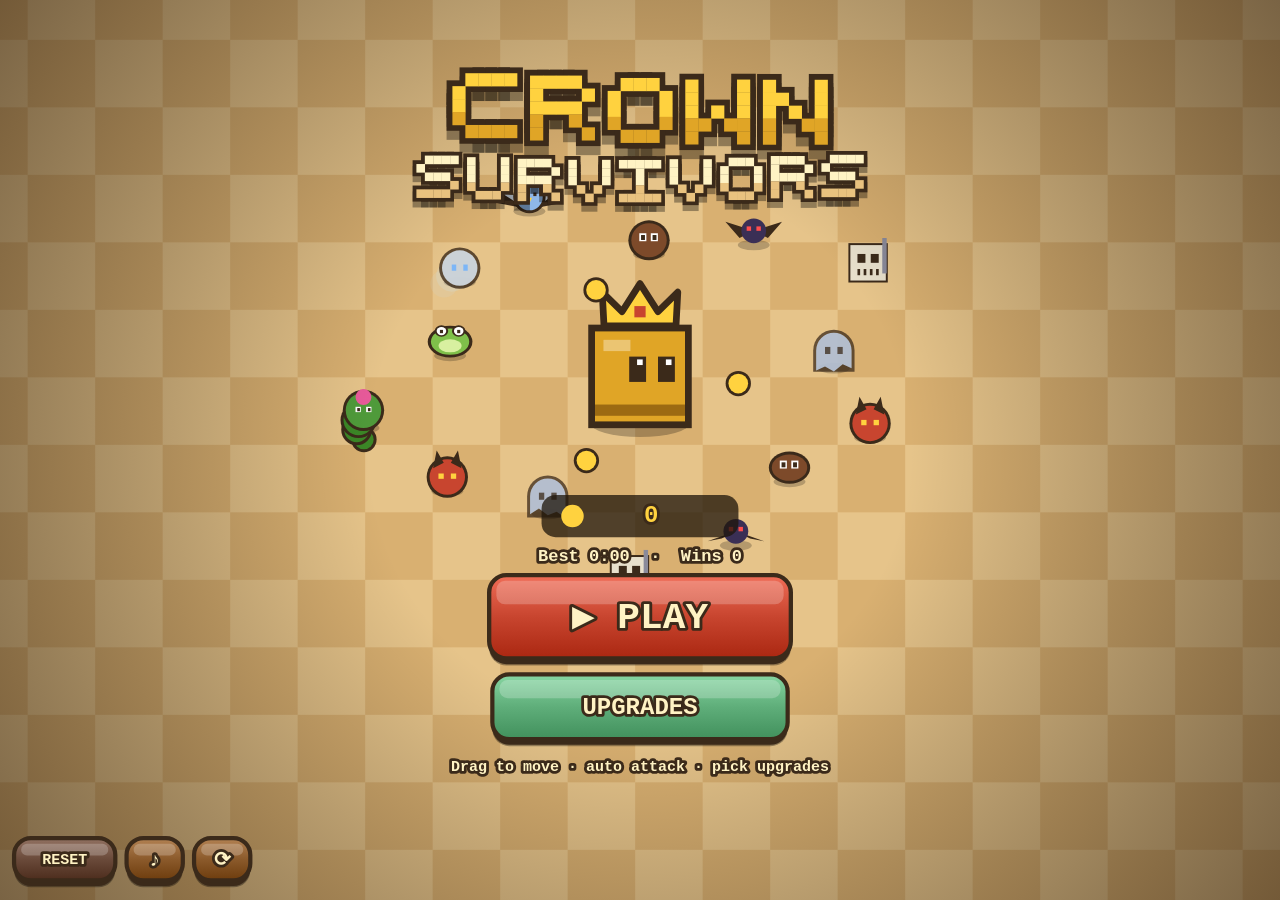
<file: crown-survivors-classic/index.html>
<!DOCTYPE html><html lang="en" data-game="Crown Survivors Classic"><head><meta charset="utf-8">
<meta name="viewport" content="width=device-width,initial-scale=1,maximum-scale=1,user-scalable=no,viewport-fit=cover">
<meta name="apple-mobile-web-app-capable" content="yes"><meta name="mobile-web-app-capable" content="yes">
<meta name="apple-mobile-web-app-status-bar-style" content="black-translucent"><meta name="apple-mobile-web-app-title" content="Crown Survivors">
<meta name="theme-color" content="#3b2a1a"><title>Crown Survivors Classic</title>
<link rel="apple-touch-icon" id="ati"><link rel="icon" id="fav"><link rel="manifest" id="man">
<style>
:root{--sat:env(safe-area-inset-top)}
html,body{margin:0;height:100%;overflow:hidden;background:#2a1d10;touch-action:none;-webkit-user-select:none;user-select:none;-webkit-touch-callout:none;overscroll-behavior:none}
canvas{display:block;position:fixed;inset:0;width:100vw;height:100vh;height:100dvh}
</style></head><body><canvas id="c"></canvas>
<script>
(()=>{
// ===== icon/manifest =====
const ic=document.createElement('canvas');ic.width=ic.height=180;const ix=ic.getContext('2d');
ix.fillStyle='#3b2a1a';ix.fillRect(0,0,180,180);ix.fillStyle='#c8452f';for(let i=0;i<8;i++){ix.fillRect(20+i*20,150-(i%3)*8,10,10)}ix.fillStyle='#3b2a1a';ix.fillRect(46,66,88,84);ix.fillStyle='#e0a526';ix.fillRect(50,70,80,76);ix.fillStyle='#3b2a1a';ix.fillRect(68,92,12,18);ix.fillRect(100,92,12,18);ix.fillStyle='#ffd23f';ix.beginPath();ix.moveTo(54,68);ix.lineTo(58,30);ix.lineTo(74,50);ix.lineTo(90,22);ix.lineTo(106,50);ix.lineTo(122,30);ix.lineTo(126,68);ix.fill();
const iconURL=ic.toDataURL();ati.href=iconURL;fav.href=iconURL;
man.href='data:application/manifest+json,'+encodeURIComponent(JSON.stringify({name:'Crown Survivors',short_name:'Crown Surv',display:'fullscreen',orientation:'portrait',background_color:'#2a1d10',theme_color:'#3b2a1a',start_url:'.',icons:[{src:iconURL,sizes:'180x180',type:'image/png'}]}));
// ===== save =====
const KEY='crownsurv_classic_v1';
const DEF={gold:0,meta:{might:0,hp:0,speed:0,magnet:0,greed:0,revive:0,reroll:0,choice:0,armor:0},chars:[0],char:0,curse:0,maxCurse:0,best:0,wins:0,runs:0,kills:0,tut:false,muted:false,winsBy:{}};
let S;try{const L=JSON.parse(localStorage.getItem(KEY)||'{}');S=Object.assign({},DEF,L);S.meta=Object.assign({},DEF.meta,L.meta);S.winsBy=Object.assign({},L.winsBy)}catch(e){S=JSON.parse(JSON.stringify(DEF))}
const save=()=>{try{localStorage.setItem(KEY,JSON.stringify(S))}catch(e){}};
// ===== data =====
const CH=[{n:'King Cube',d:'Balanced royal. Starts with Scepter Bolt.',c:'#e0a526',k:'#9c6a12',w:'bolt',hp:100,spd:1,p:0,perk:'+10% XP'},
 {n:'Ruby Knight',d:'Tanky brawler. Starts with Royal Aura.',c:'#c8452f',k:'#7d2618',w:'aura',hp:140,spd:.9,p:500,perk:'+1 Armor'},
 {n:'Mint Mage',d:'Glass cannon. Starts with Thunder Block.',c:'#5fae7a',k:'#2f6b44',w:'zap',hp:80,spd:1,p:1600,perk:'+20% Area'},
 {n:'Shadow Rogue',d:'Fast & lucky. Starts with Crown Boomerang.',c:'#4a3a5a',k:'#1a1020',w:'boom',hp:90,spd:1.2,p:1000,perk:'+15% Crit'}];
const WP={bolt:{n:'Scepter Bolt',e:'Royal Barrage',d:'Shoots nearest foe',ev:'tome',c:'#ffd23f'},orb:{n:'Orbit Coins',e:'Golden Halo',d:'Coins circle you',ev:'magnet',c:'#e0a526'},
 rain:{n:'Gold Rain',e:'Midas Flood',d:'Damaging gold pools',ev:'area',c:'#ffb13d'},aura:{n:'Royal Aura',e:'Throne Aura',d:'Burns nearby foes',ev:'armor',c:'#ff6b5a'},
 boom:{n:'Crown Boomerang',e:'Crown Storm',d:'Thrown crown returns',ev:'boots',c:'#c9a0ff'},zap:{n:'Thunder Block',e:'Storm Block',d:'Lightning strikes foes',ev:'luck',c:'#9fd3ff'}};
const PS={might:{n:'Might',d:'+12% damage',c:'#c8452f'},tome:{n:'Tome',d:'-8% cooldowns',c:'#6a5acd'},magnet:{n:'Magnet',d:'+35% pickup range',c:'#5fae7a'},area:{n:'Area',d:'+12% area',c:'#ffb13d'},
 armor:{n:'Armor',d:'-1 damage taken',c:'#8a8a9a'},boots:{n:'Boots',d:'+8% move speed',c:'#9c6a12'},luck:{n:'Luck',d:'+5% crit, +gold',c:'#2f9e6b'},heart:{n:'Heart',d:'+20 max HP, heal',c:'#e8473a'}};
// Endless (post-max) upgrades: stack forever; past soft cap each stack is worth half and shows up less often.
const INF={dmg:{n:'Royal Edge',d:'+6% damage',v:.06,cap:15,ic:'might'},cd:{n:'Swift Decree',d:'-4% cooldowns',v:.04,cap:8,ic:'tome'},hp:{n:'Crown Vigor',d:'+12 max HP & heal',v:12,cap:12,ic:'heart'},area:{n:'Wide Reign',d:'+5% area',v:.05,cap:10,ic:'area'},
 crit:{n:'Lucky Star',d:'+3% crit',v:.03,cap:10,ic:'luck'},armor:{n:'Iron Mantle',d:'+1 armor',v:1,cap:4,ic:'armor'},spd:{n:'Gale Step',d:'+4% move speed',v:.04,cap:6,ic:'boots'},mag:{n:'Royal Pull',d:'+15% pickup range',v:.15,cap:5,ic:'magnet'}};
const infV=k=>{const n=(G.inf&&G.inf[k])||0,c=INF[k].cap;return INF[k].v*(Math.min(n,c)+Math.max(0,n-c)*.5)};
const META=[['might','Might','+5% damage',90,10],['hp','Vitality','+10 max HP',75,10],['armor','Plating','+1 armor',180,3],['speed','Swiftness','+4% speed',90,5],['magnet','Attraction','+15% pickup',60,5],['greed','Greed','+15% gold',120,5],['reroll','Reroll','+1 reroll/run',150,3],['choice','Insight','+1 card choice',600,1],['revive','Revive','Revive once/run',750,1]];
const BOSS=[{t:120,n:'BLOB KING',hp:700,r:34,spd:38,c:'#7d4a2a'},{t:270,n:'BAT QUEEN',hp:2600,r:30,spd:70,c:'#5a4a8a'},{t:420,n:'LAVA KING',hp:5200,r:40,spd:46,c:'#a8321e'},{t:600,n:'THORN MOTHER',hp:11000,r:44,spd:34,c:'#3f8a3a'},{t:790,n:'STORM SOVEREIGN',hp:11500,r:38,spd:60,c:'#cfe6ff'}];
const LASTB=BOSS.length-1;
const ETYPE={blob:{hp:10,spd:34,r:9,dmg:6,xp:1,c:'#7d4a2a'},bat:{hp:6,spd:62,r:7,dmg:4,xp:1,c:'#3a2f55'},skel:{hp:34,spd:30,r:10,dmg:9,xp:3,c:'#e8e0cc'},ghost:{hp:20,spd:50,r:9,dmg:7,xp:2,c:'#cfe3ff'},imp:{hp:26,spd:36,r:9,dmg:8,xp:3,c:'#c8452f'},vine:{hp:40,spd:40,r:9,dmg:10,xp:3,c:'#4f9a3a'},frog:{hp:55,spd:20,r:10,dmg:12,xp:4,c:'#7fc04a'},wisp:{hp:38,spd:70,r:8,dmg:10,xp:4,c:'#e8f4ff'},harpy:{hp:70,spd:44,r:11,dmg:12,xp:5,c:'#8fb8e8'}};
const PHASE=[{g:'#e6c48a',g2:'#d9b071',dot:'#b98a4e',tuft:'#8a9a4a',vig:'rgba(60,35,10,.5)'},{g:'#4b4766',g2:'#423e5c',dot:'#2f2b42',tuft:'#6b6488',vig:'rgba(5,5,25,.65)'},{g:'#3a2018',g2:'#32190f',dot:'#ff6a1a',tuft:'#5a2a1a',vig:'rgba(50,5,0,.6)'},{g:'#2f5a2a',g2:'#2a5225',dot:'#e85a9a',tuft:'#1c3a18',vig:'rgba(5,30,10,.6)',leaf:1},{g:'#a9c8e8',g2:'#b7d3ee',dot:'#ffffff',tuft:'#e8f2ff',vig:'rgba(40,60,110,.45)',cloud:1}];
// ===== audio =====
let AC=null,MG=null;function au(){if(!AC){try{AC=new(window.AudioContext||window.webkitAudioContext)();MG=AC.createGain();MG.gain.value=.8;MG.connect(AC.destination)}catch(e){}}if(AC&&AC.state==='suspended')AC.resume()}
function note(f,d,type,v,at,slide=0){if(S.muted||!AC)return;const o=AC.createOscillator(),g=AC.createGain();o.type=type;o.frequency.setValueAtTime(f,at);if(slide)o.frequency.exponentialRampToValueAtTime(Math.max(30,f+slide),at+d);g.gain.setValueAtTime(v,at);g.gain.exponentialRampToValueAtTime(.0008,at+d);o.connect(g);g.connect(MG);o.start(at);o.stop(at+d+.02)}
function tone(f,d,type='square',v=.06,slide=0,delay=0){if(AC)note(f,d,type,v,AC.currentTime+delay,slide)}
function noise(d,v=.12){if(S.muted||!AC)return;const b=AC.createBuffer(1,AC.sampleRate*d|0,AC.sampleRate),a=b.getChannelData(0);for(let i=0;i<a.length;i++)a[i]=(Math.random()*2-1)*(1-i/a.length);const s=AC.createBufferSource(),g=AC.createGain();s.buffer=b;g.gain.value=v;s.connect(g);g.connect(MG);s.start()}
const mf=m=>440*Math.pow(2,(m-69)/12);
let lastS={};const lim=(k,ms)=>{const n=performance.now();if(lastS[k]&&n-lastS[k]<ms)return false;lastS[k]=n;return true};
const sfx={shoot:()=>lim('sh',70)&&tone(700,.05,'square',.025,-300),hit:()=>lim('hi',45)&&noise(.04,.05),kill:()=>lim('k',40)&&tone(300+Math.random()*200,.07,'triangle',.05,-150),
 gem:n=>lim('g',35)&&tone(mf(72+Math.min(n,24)),.06,'square',.03),gold:()=>lim('go',60)&&[1046,1568].forEach((f,i)=>tone(f,.07,'square',.04,0,.04*i)),
 lvl:()=>[60,64,67,72,76,79].forEach((m,i)=>tone(mf(m),.12,'square',.06,0,.05*i)),pick:()=>[67,72,79].forEach((m,i)=>tone(mf(m),.1,'triangle',.08,0,.05*i)),
 hurt:()=>{tone(220,.2,'sawtooth',.09,-120);noise(.12,.12)},boss:()=>{tone(80,1,'sawtooth',.12,40);noise(.6,.15)},zap:()=>lim('z',80)&&(noise(.1,.08),tone(1200,.1,'sawtooth',.03,-900)),
 boom:()=>{noise(.5,.25);tone(110,.5,'sawtooth',.1,-70)},click:()=>tone(660,.04,'square',.04),buy:()=>[659,880,1318].forEach((f,i)=>tone(f,.1,'square',.05,0,.07*i)),
 win:()=>[60,64,67,72,67,72,76,79,84].forEach((m,i)=>tone(mf(m),.2,'square',.06,0,.1*i)),die:()=>[392,330,262,196,131].forEach((f,i)=>tone(f,.3,'square',.07,0,.2*i))};
const SONGS=[{bpm:120,w:'square',bass:[45,0,52,0,48,0,52,0],mel:[69,72,76,0,74,72,69,0,67,69,72,0,71,69,67,0]},{bpm:132,w:'triangle',bass:[38,0,45,38,41,0,43,45],mel:[62,0,65,69,0,67,65,62,60,0,64,67,65,64,62,0]},{bpm:150,w:'sawtooth',bass:[40,40,52,40,43,43,55,43],mel:[76,0,75,76,0,79,78,76,74,0,71,72,74,0,71,0]},{bpm:124,w:'triangle',perc:1,bass:[41,0,41,48,0,44,0,46],mel:[77,0,80,77,84,0,82,80,77,0,75,77,0,72,75,0]},{bpm:104,w:'sine',arp:1,bass:[50,0,57,0,55,0,52,0],mel:[74,78,81,86,81,78,76,79,83,88,83,79,74,78,81,85]}];
let mstep=0,mnext=0;
setInterval(()=>{if(!AC||S.muted||scene!=='play'||!G||G.paused||G.choice||G.over){mnext=0;return}const sg=SONGS[Math.min(SONGS.length-1,G.phase)],st=60/(sg.bpm*(G.boss?1.12:1))/2;if(!mnext||mnext<AC.currentTime)mnext=AC.currentTime+.05;
 while(mnext<AC.currentTime+.2){const b=sg.bass[mstep%8],m=sg.mel[mstep%16];if(b)note(mf(b),st*.9,'triangle',.045,mnext);if(m)note(mf(m),st*.8,sg.w,sg.w==='sawtooth'?.015:.022,mnext);if(mstep%4===0)noise(.03,.025);if(sg.perc&&mstep%2===1)note(mf(84+(mstep%3)*3),.04,'square',.012,mnext);if(sg.arp&&m)note(mf(m+12),st*.6,'triangle',.008,mnext+st*.5);mstep++;mnext+=st}
 if(G.phase===3&&Math.random()<.03){const f=1800+Math.random()*900;tone(f,.09,'sine',.018,600);tone(f*1.2,.07,'sine',.014,-500,.1)}
 if(G.phase===4&&Math.random()<.02)noise(.9,.02)},40);
const vib=p=>{try{if(navigator.vibrate)navigator.vibrate(p)}catch(e){}};
// ===== canvas =====
const cv=document.getElementById('c'),x=cv.getContext('2d');let W,H,DPR,U,SAT=0,Z;
function rs(){DPR=Math.min(devicePixelRatio||1,2);W=innerWidth;H=innerHeight;cv.width=W*DPR;cv.height=H*DPR;x.setTransform(DPR,0,0,DPR,0,0);U=Math.min(W/360,H/640);Z=Math.min(W/300,H/540);/*CS-VIEWFIX-v2*/SAT=parseInt(getComputedStyle(document.documentElement).getPropertyValue('--sat'))||0}
addEventListener('resize',rs);rs();
['touchmove','gesturestart','dblclick','contextmenu'].forEach(e=>document.addEventListener(e,ev=>ev.preventDefault(),{passive:false}));
// ===== state =====
let scene='title',G=null,btns=[],t0=performance.now(),clock=0,toast=null,trans=null,pressed=null,speedMul=1,shake=0,uiParts=[];
const joy={on:false,ox:0,oy:0,x:0,y:0,id:null},keys={};
function go(s,fn){if(trans)return;trans={t:0,to:s,fn};tone(900,.2,'triangle',.04,-600)}
let M=S.meta,resetAsk=false;
function resetProgress(){try{localStorage.removeItem(KEY)}catch(e){}S=JSON.parse(JSON.stringify(DEF));M=S.meta;G=null;SC=null;resetAsk=false;scene='title';toast={t:'Progress reset',l:1.6};vib(30)}
function startRun(){au();if(window.flightTrackGameStarted)flightTrackGameStarted();const c=CH[S.char];const mhp=c.hp+M.hp*10;
 G={t:0,p:{x:0,y:0,hp:mhp,mhp,inv:0,face:1,vx:0,vy:0,walk:0},en:[],pr:[],pools:[],eb:[],gems:[],fx:[],dn:[],bolts:[],lvl:1,xp:0,kills:0,gold:0,
  w:{},ps:{},evo:{},cd:{},choice:null,queue:0,spawnAcc:0,phase:0,bossI:0,boss:null,eliteT:45,paused:false,over:null,rerolls:M.reroll,revive:M.revive,
  tut:!S.tut?{step:0,t:0}:null,flash:0,gemChain:0,gemT:0,orbA:0,auto:false,god:false,curse:S.curse,auraT:0,char:S.char,dmgDealt:0,tele:[]};
 G.w[c.w]=1;S.runs++;save();mstep=0}
// ===== stats =====
const st=()=>{const ps=G.ps,c=G.char;return{dmg:(1+.12*(ps.might||0)+.05*M.might)*(1+infV('dmg')),cd:Math.pow(.92,ps.tome||0)*Math.max(.5,1-infV('cd')),mag:(72)*(1+.35*(ps.magnet||0)+.15*M.magnet+infV('mag')),area:(1+.12*(ps.area||0)+infV('area'))*(c===2?1.2:1),
 armor:(ps.armor||0)+M.armor+(c===1?1:0)+Math.floor(infV('armor')),spd:110*CH[c].spd*(1+.08*(ps.boots||0)+.04*M.speed+infV('spd')),crit:Math.min(.75,.05*(ps.luck||0)+(c===3?.15:0)+.03+infV('crit')),greed:1+.15*M.greed+.1*(ps.luck||0)+.25*G.curse,xpm:c===0?1.1:1}};
let SC=null;
// ===== input =====
cv.addEventListener('pointerdown',e=>{e.preventDefault();au();if(trans)return;const X=e.clientX,Y=e.clientY;
 for(const b of btns.slice().reverse())if(X>b.x&&X<b.x+b.w&&Y>b.y&&Y<b.y+b.h){sfx.click();vib(6);pressed={k:b.k,t:.15};b.f();return}
 if(scene==='play'&&G&&!G.choice&&!G.paused&&!G.over){joy.on=true;joy.id=e.pointerId;joy.ox=X;joy.oy=Y;joy.x=X;joy.y=Y}});
addEventListener('pointermove',e=>{if(joy.on&&e.pointerId===joy.id){joy.x=e.clientX;joy.y=e.clientY}});
const up=e=>{if(e.pointerId===joy.id)joy.on=false};addEventListener('pointerup',up);addEventListener('pointercancel',up);
addEventListener('keydown',e=>{keys[e.key.toLowerCase()]=1;if(e.key==='p'&&G&&scene==='play')G.paused=!G.paused});addEventListener('keyup',e=>{keys[e.key.toLowerCase()]=0});
document.addEventListener('visibilitychange',()=>{if(document.hidden&&scene==='play'&&G&&!G.over)G.paused=true});
addEventListener('blur',()=>{if(scene==='play'&&G&&!G.over&&!G.auto)G.paused=true});
// ===== helpers =====
const rnd=(a,b)=>a+Math.random()*(b-a),d2=(a,b)=>(a.x-b.x)**2+(a.y-b.y)**2;
function fx(x0,y0,n,c,sp=60,life=.5,sz=3){for(let i=0;i<n;i++){const a=Math.random()*6.28,v=Math.random()*sp;G.fx.push({x:x0,y:y0,vx:Math.cos(a)*v,vy:Math.sin(a)*v,l:life*(.6+Math.random()*.6),c,s:sz*(.6+Math.random()*.8)})}}
function ringFx(x0,y0,c,r=40){G.fx.push({ring:1,x:x0,y:y0,r:2,R:r,l:.35,c})}
function dnum(x0,y0,v,crit){if(G.dn.length>60)G.dn.shift();G.dn.push({x:x0+rnd(-4,4),y:y0,v:Math.round(v),l:.7,crit})}
function nearest(px,py,maxd=1e9){let b=null,bd=maxd*maxd;for(const e of G.en){const d=(e.x-px)**2+(e.y-py)**2;if(d<bd){bd=d;b=e}}return b}
// ===== spawning =====
function spawnEnemy(type,elite){const T=ETYPE[type],ep=edgePt(18),hm=(1+G.t/95+Math.pow(G.t/210,2))*(1+.35*G.curse);
 const e={type,x:ep[0],y:ep[1],hp:T.hp*hm*(elite?8:1),r:T.r*(elite?1.8:1),spd:T.spd*(1+G.t/900)*(1+.08*G.curse)*(elite?.85:1),dmg:T.dmg*(1+G.t/400)*(elite?1.5:1),xp:T.xp*(elite?15:1),elite,flash:0,kx:0,ky:0,ph:Math.random()*6,shootT:rnd(2,4),hitT:{}};
 e.mhp=e.hp;G.en.push(e);return e}
function spawnBoss(i){const B=BOSS[i],hm=1+.4*G.curse;const a=Math.random()*6.28;const e={type:'boss',bi:i,x:G.p.x+Math.cos(a)*220,y:G.p.y+Math.sin(a)*220,hp:B.hp*hm,mhp:B.hp*hm,r:B.r,spd:B.spd,dmg:18+i*6,xp:60,flash:0,kx:0,ky:0,ph:0,atk:3,hitT:{},boss:1};
 G.en.push(e);G.boss=e;sfx.boss();vib([120,60,120]);shake=14;banner(B.n+' APPROACHES!','#ff8a3d')}
function banner(t,c){G.banner={t,c,l:2.5}}
// ===== upgrades =====
function wLv(k){return G.w[k]||0}
function cards(){const out=[],ws=Object.keys(G.w),pss=Object.keys(G.ps);
 for(const k of ws){if(G.evo[k])continue;if(G.w[k]<5)out.push({k,kind:'w',lv:G.w[k]+1,wt:3});else if(G.ps[WP[k].ev])out.push({k,kind:'e',wt:100})}
 if(ws.length<(G.slotW||4))for(const k in WP)if(!G.w[k])out.push({k,kind:'w',lv:1,wt:2});
 for(const k of pss)if(G.ps[k]<5)out.push({k,kind:'p',lv:G.ps[k]+1,wt:2});
 if(pss.length<(G.slotP||4))for(const k in PS)if(!G.ps[k])out.push({k,kind:'p',lv:1,wt:1.5});
 const n=3+M.choice,pick=[];const ev=out.filter(o=>o.kind==='e');if(ev.length)pick.push(ev[0]);
 let pool=out.filter(o=>!pick.includes(o));while(pick.length<n&&pool.length){let s=pool.reduce((a,o)=>a+o.wt,0),r=Math.random()*s;for(const o of pool){r-=o.wt;if(r<=0){pick.push(o);pool=pool.filter(q=>q!==o);break}}}
 if(pick.length<n){const hpf=G.p.hp/G.p.mhp,fw=hpf<.3?4:hpf<.6?2:.7,iw=k=>(((G.inf||{})[k]||0)>=INF[k].cap?.35:1);
  // mixed fill pool: endless upgrades + Coin Sack + Royal Feast (Feast weighted by missing HP)
  let mix=Object.keys(INF).map(k=>({o:{k,kind:'i'},w:iw(k)})).concat([{o:{k:'gold',kind:'x'},w:.8},{o:{k:'heal',kind:'x'},w:fw}]);
  const draw=list=>{let sum=list.reduce((a,q)=>a+q.w,0),r=Math.random()*sum;for(const q of list){r-=q.w;if(r<=0)return q}return list[list.length-1]};
  if(Math.random()<.8){const q=draw(mix.filter(q=>q.o.kind==='x'));pick.push(q.o);mix=mix.filter(m=>m!==q)}
  while(pick.length<n&&mix.length){const q=draw(mix);pick.push(q.o);mix=mix.filter(m=>m!==q)}}
 return pick}
function openChoice(src){G.choice={cards:cards(),t:0,src};sfx.lvl();vib([20,30,20])}
function choose(c){if(c.kind==='i'){G.inf=G.inf||{};G.inf[c.k]=(G.inf[c.k]||0)+1;if(c.k==='hp'){const v=(G.inf.hp>INF.hp.cap?6:12);G.p.mhp+=v;G.p.hp=Math.min(G.p.mhp,G.p.hp+20+v)}}else if(c.kind==='w')G.w[c.k]=c.lv;else if(c.kind==='p'){G.ps[c.k]=c.lv;if(c.k==='heart'){G.p.mhp+=20;G.p.hp=Math.min(G.p.mhp,G.p.hp+30)}}else if(c.kind==='e'){G.evo[c.k]=1;banner('EVOLVED: '+WP[c.k].e+'!','#ffd23f');shake=8}
 else if(c.k==='gold')G.gold+=25;else G.p.hp=Math.min(G.p.mhp,G.p.hp+G.p.mhp*.3);
 sfx.pick();vib(15);ringFx(G.p.x,G.p.y,'#ffd23f',80);fx(G.p.x,G.p.y,20,'#ffd23f',140);G.choice=null;if(G.queue>0){G.queue--;setTimeout(()=>{if(G&&!G.choice&&!G.over)openChoice('lvl')},150)}
 if(G.tut&&G.tut.step<3)G.tut.step=3}
function cardInfo(c){if(c.kind==='w'){const W0=WP[c.k];return{n:W0.n,d:c.lv===1?'NEW! '+W0.d:wDesc(c.k,c.lv),c:W0.c,lv:c.lv,tag:c.lv===1?'NEW WEAPON':'WEAPON'}}
 if(c.kind==='p'){const P0=PS[c.k];return{n:P0.n,d:P0.d,c:P0.c,lv:c.lv,tag:c.lv===1?'NEW PASSIVE':'PASSIVE'}}
 if(c.kind==='i'){const I=INF[c.k],n=((G.inf||{})[c.k]||0)+1;return{n:I.n+' x'+n,d:I.d+(n>I.cap?' (half: past soft cap)':''),c:'#ffd23f',lv:0,tag:'∞ ENDLESS · BUILD MAXED'}}
 if(c.kind==='e'){const W0=WP[c.k];return{n:W0.e,d:'EVOLUTION! Massive power spike',c:'#ffd23f',lv:6,tag:'★ EVOLUTION ★'}}
 return c.k==='gold'?{n:'Coin Sack',d:'+25 gold',c:'#ffd23f',lv:0,tag:'BONUS'}:{n:'Royal Feast',d:'Heal 30% HP',c:'#e8473a',lv:0,tag:'BONUS'}}
function wDesc(k,l){return({bolt:['','','+1 bolt','+dmg, faster','+1 bolt','+1 bolt, pierce'],orb:['','','+1 coin','+dmg','+1 coin','+2 coins'],rain:['','','+1 pool','+size & dmg','+1 pool','+1 pool'],aura:['','','+radius','+dmg','+radius','+dmg & knockback'],boom:['','','+1 crown','+dmg','+1 crown','+1 crown, range'],zap:['','','+1 strike','+dmg','+1 strike','+2 strikes']})[k][l]}
// ===== damage =====
function hurtEnemy(e,dmg,kb=0,ax=0,ay=0){if(e.dead)return;let crit=Math.random()<SC.crit;dmg*=SC.dmg*(crit?2:1)*rnd(.9,1.1);e.hp-=dmg;e.flash=.1;G.dmgDealt+=dmg;
 if(kb&&!e.boss){const l=Math.hypot(ax,ay)||1;e.kx+=ax/l*kb;e.ky+=ay/l*kb}dnum(e.x,e.y-e.r,dmg,crit);sfx.hit();if(e.hp<=0)killEnemy(e)}
function killEnemy(e){e.dead=1;G.kills++;sfx.kill();fx(e.x,e.y,e.boss?60:e.elite?20:7,e.boss?'#ffd23f':ETYPE[e.type]?ETYPE[e.type].c:'#fff',e.boss?200:80,.5,e.boss?6:3);
 const v=e.xp;G.gems.push({x:e.x,y:e.y,v,k:v>=15?'big':v>=3?'mid':'xp'});
 if(Math.random()<.045*SC.greed||e.elite)G.gems.push({x:e.x+rnd(-6,6),y:e.y+rnd(-6,6),v:e.elite?Math.round(8*SC.greed):Math.max(1,Math.round(SC.greed)),k:'gold'});
 if(Math.random()<.004||e.elite)G.gems.push({x:e.x+5,y:e.y,v:20,k:'heart'});
 if(e.elite)G.gems.push({x:e.x-5,y:e.y,v:0,k:'chest'});
 if(e.boss){G.boss=null;G.bb=(G.bb||0)+1;shake=20;sfx.boom();vib([80,40,80,40,200]);for(let i=0;i<20;i++)G.gems.push({x:e.x+rnd(-30,30),y:e.y+rnd(-30,30),v:Math.round(5*SC.greed),k:'gold'});
  G.tele=[];if(e.bi===2){G.slotW=5;G.slotP=5;setTimeout(()=>{if(G&&!G.over)banner('CROWN OF THE WILDS! +2 SLOTS','#7dff6a')},2600)}if(e.bi===LASTB){setTimeout(()=>endRun(true),1800);G.won=true;G.en.forEach(o=>{if(!o.boss)o.dead=1})}else{G.gems.push({x:e.x,y:e.y,v:0,k:'chest'});G.eb=[];G.phase=e.bi+1;banner(['THE NIGHT FALLS...','THE GROUND BURNS...','THE JUNGLE AWAKENS...','YOU ASCEND TO THE CLOUDS...'][e.bi],'#fff3c4');if(e.bi>=2){G.p.hp=Math.min(G.p.mhp,G.p.hp+G.p.mhp*.25)}}}}
function hurtPlayer(d){const p=G.p;if(p.inv>0||G.god||G.won)return;d=Math.max(1,d-SC.armor);p.hp-=d;p.inv=.6;G.flash=.35;shake=Math.max(shake,6);sfx.hurt();vib(30);dnum(p.x,p.y-20,d,false);
 if(p.hp<=0){if(G.revive>0){G.revive--;p.hp=p.mhp*.5;p.inv=2;banner('REVIVED!','#9fd3ff');G.en.forEach(e=>{if(!e.boss&&d2(e,p)<160*160)killEnemy(e)});ringFx(p.x,p.y,'#9fd3ff',160)}else{p.hp=0;endRun(false)}}}
function endRun(win){if(G.over)return;const gold=Math.round(G.gold+G.kills/30+(win?220*(1+G.curse*.5):0)+(G.bb>=3&&!win?60:0));G.over={win,gold,t:0};S.gold+=gold;S.kills+=G.kills;S.best=Math.max(S.best,Math.floor(G.t));
 if(win){S.wins++;S.winsBy[S.char]=(S.winsBy[S.char]||0)+1;if(S.curse>=S.maxCurse&&S.maxCurse<5){S.maxCurse=S.curse+1;G.over.newCurse=S.maxCurse}sfx.win();vib([50,50,50,50,200])}else{sfx.die();vib([100,50,200])}
 S.tut=true;save()}
// ===== weapons =====
function fireWeapons(dt){const p=G.p,w=G.w,ev=G.evo;for(const k in G.cd)G.cd[k]-=dt;
 if(w.bolt&&!(G.cd.bolt>0)){const l=w.bolt,n=ev.bolt?5:[1,1,2,2,3][l-1],dmg=(ev.bolt?24:10+4*l);G.cd.bolt=(ev.bolt?.4:[.8,.75,.7,.6,.55][l-1])*SC.cd;const t=nearest(p.x,p.y,150*SC.area);
  if(t){sfx.shoot();const a0=Math.atan2(t.y-p.y,t.x-p.x);for(let i=0;i<n;i++){const a=a0+(i-(n-1)/2)*.16;G.pr.push({t:'bolt',x:p.x,y:p.y,vx:Math.cos(a)*300,vy:Math.sin(a)*300,dmg,r:5*SC.area,l:1.2,pierce:ev.bolt?4:(l>=5?2:1),hit:new Set()})}}}
 if(w.orb){const l=w.orb,n=ev.orb?8:[1,2,2,3,5][l-1],R=(ev.orb?75:48)*SC.area,dmg=ev.orb?20:6+3*l;G.orbA+=dt*(ev.orb?4:3);
  for(let i=0;i<n;i++){const a=G.orbA+i*6.283/n,ox=p.x+Math.cos(a)*R,oy=p.y+Math.sin(a)*R;for(const e of G.en){if(e.dead)continue;if((e.x-ox)**2+(e.y-oy)**2<(e.r+8*SC.area)**2&&!(e.hitT.orb>G.t)){e.hitT.orb=G.t+.4;hurtEnemy(e,dmg,40,e.x-p.x,e.y-p.y)}}}}
 if(w.rain&&!(G.cd.rain>0)){const l=w.rain,n=ev.rain?5:[1,1,2,2,3][l-1];G.cd.rain=(ev.rain?2:3)*SC.cd;for(let i=0;i<n;i++){const t=G.en.length?G.en[Math.random()*G.en.length|0]:null;const tx=t&&d2(t,p)<250*250?t.x:p.x+rnd(-100,100),ty=t&&d2(t,p)<250*250?t.y:p.y+rnd(-100,100);
  G.pools.push({x:tx,y:ty,r:(ev.rain?46:26+3*l)*SC.area,l:ev.rain?3.5:2.6,dmg:ev.rain?16:5+2*l,tick:0,slow:ev.rain})}tone(500,.15,'triangle',.03,-200)}
 if(w.aura){const l=w.aura,R=(ev.aura?95:[38,44,52,58,68][l-1])*SC.area,dmg=ev.aura?16:[4,5,7,8,10][l-1];G.auraR=R;G.auraT-=dt;if(G.auraT<=0){G.auraT=.5;for(const e of G.en)if(!e.dead&&d2(e,p)<(R+e.r)**2)hurtEnemy(e,dmg,l>=5||ev.aura?50:15,e.x-p.x,e.y-p.y);if(ev.aura)p.hp=Math.min(p.mhp,p.hp+.6)}}else G.auraR=0;
 if(w.boom&&!(G.cd.boom>0)){const l=w.boom,n=ev.boom?6:[1,1,2,2,3][l-1],dmg=ev.boom?26:10+4*l;G.cd.boom=(ev.boom?1.1:1.6)*SC.cd;const t=nearest(p.x,p.y,150*SC.area),a0=t?Math.atan2(t.y-p.y,t.x-p.x):Math.random()*6.28;
  for(let i=0;i<n;i++){const a=a0+i*6.283/n*(n>1?1:0);G.pr.push({t:'boom',x:p.x,y:p.y,a,vx:Math.cos(a)*240,vy:Math.sin(a)*240,dmg,r:9*SC.area,l:ev.boom?2.2:1.6,age:0,pierce:999,hit:new Set(),rehit:.35})}tone(400,.2,'triangle',.03,300)}
 if(w.zap&&!(G.cd.zap>0)){const l=w.zap,n=ev.zap?10:[2,3,3,4,6][l-1],dmg=ev.zap?40:14+5*l;G.cd.zap=(ev.zap?1.2:2.2)*SC.cd;const vis=G.en.filter(e=>Math.abs(e.x-p.x)<W/Z/2&&Math.abs(e.y-p.y)<H/Z/2);
  for(let i=0;i<n&&vis.length;i++){const e=vis.splice(Math.random()*vis.length|0,1)[0];G.bolts.push({x:e.x,y:e.y,l:.25});hurtEnemy(e,dmg);if(ev.zap)for(const o of G.en)if(!o.dead&&o!==e&&d2(o,e)<40*40)hurtEnemy(o,dmg*.5)}if(n)sfx.zap()}}
// ===== update =====
function update(dt){clock+=dt;if(trans){trans.t+=dt;if(trans.t>=.22&&!trans.done){trans.done=1;scene=trans.to;if(trans.fn)trans.fn()}if(trans.t>=.44)trans=null}
 if(toast){toast.l-=dt;if(toast.l<=0)toast=null}if(pressed){pressed.t-=dt;if(pressed.t<=0)pressed=null}shake=Math.max(0,shake-dt*30);
 for(const q of uiParts){q.x+=q.vx*dt;q.y+=q.vy*dt;q.vy+=200*dt;q.l-=dt}uiParts=uiParts.filter(q=>q.l>0);
 if(scene!=='play'||!G)return;if(G.over){G.over.t+=dt;return}if(G.paused||G.choice){if(G.choice)G.choice.t+=dt;return}
 SC=st();const g=G,p=g.p;g.t+=dt;if(g.banner){g.banner.l-=dt;if(g.banner.l<=0)g.banner=null}g.flash=Math.max(0,g.flash-dt*2);
 if(g.tut){g.tut.t+=dt;if(g.tut.step===0&&(joy.on||g.auto)&&g.tut.t>.5){g.tut.step=1;g.tut.t=0}if(g.tut.step===1&&g.tut.t>4){g.tut.step=2;g.tut.t=0}if(g.tut.step===3&&g.tut.t>0)g.tut.step=4,g.tut.t=0;if(g.tut.step===4&&g.tut.t>4){g.tut=null;S.tut=true;save()}}
 // move
 let mx=0,my=0;if(joy.on){const dx=joy.x-joy.ox,dy=joy.y-joy.oy,l=Math.hypot(dx,dy);if(l>4*U){const k=Math.min(1,l/(40*U));mx=dx/l*k;my=dy/l*k}if(l>60*U){joy.ox=joy.x-dx/l*60*U;joy.oy=joy.y-dy/l*60*U}}
 if(keys.a||keys.arrowleft)mx=-1;if(keys.d||keys.arrowright)mx=1;if(keys.w||keys.arrowup)my=-1;if(keys.s||keys.arrowdown)my=1;
 if(g.auto){const v=autopilot();mx=v[0];my=v[1]}
 p.x+=mx*SC.spd*dt;p.y+=my*SC.spd*dt;if(mx)p.face=mx>0?1:-1;p.walk+=Math.hypot(mx,my)*dt*12;p.inv=Math.max(0,p.inv-dt);p.moving=Math.hypot(mx,my)>.1;
 // spawn
 if(!g.won){const bt=BOSS[g.bossI];if(bt&&g.t>=bt.t&&!g.boss){spawnBoss(g.bossI);g.bossI++}
  const rate=Math.min(12,.9+g.t/28+Math.pow(g.t/150,2))*(g.boss?.55:1)*(1+.2*g.curse);g.spawnAcc+=rate*dt;
  const pool=['blob','blob'];if(g.t>25)pool.push('bat','bat');if(g.t>80)pool.push('skel');if(g.t>140)pool.push('ghost','bat');if(g.t>200)pool.push('imp');if(g.t>300)pool.push('skel','imp');if(g.phase===3){pool.length=0;pool.push('vine','vine','frog','skel','bat','imp')}else if(g.phase>=4){pool.length=0;pool.push('wisp','wisp','harpy','ghost','bat','frog')}
  while(g.spawnAcc>=1&&g.en.length<320){g.spawnAcc--;if(pool.includes('bat')&&Math.random()<.04){const t=pool[Math.random()*pool.length|0];for(let i=0;i<6;i++)spawnEnemy(t)}else spawnEnemy(pool[Math.random()*pool.length|0])}
  g.eliteT-=dt;if(g.eliteT<=0){g.eliteT=42;spawnEnemy(pool[Math.random()*pool.length|0],true);banner('ELITE INCOMING!','#ff8a3d')}}
 fireWeapons(dt);
 // projectiles
 for(const b of g.pr){b.l-=dt;if(b.t==='boom'){b.age+=dt;const back=b.age>b.l*.45;if(back){const dx=p.x-b.x,dy=p.y-b.y,l=Math.hypot(dx,dy)||1;b.vx+=(dx/l*600-b.vx)*dt*4;b.vy+=(dy/l*600-b.vy)*dt*4;if(l<10&&b.age>.4)b.l=0}}
  b.x+=b.vx*dt;b.y+=b.vy*dt;for(const e of g.en){if(e.dead||b.l<=0)continue;if((e.x-b.x)**2+(e.y-b.y)**2<(e.r+b.r)**2){if(b.t==='boom'){if(e.hitT['b'+b.a]>g.t)continue;e.hitT['b'+b.a]=g.t+b.rehit}else{if(b.hit.has(e))continue;b.hit.add(e)}
   hurtEnemy(e,b.dmg,b.t==='bolt'?25:35,b.vx,b.vy);if(b.t==='bolt'){fx(b.x,b.y,3,'#fff3c4',50,.25);if(--b.pierce<=0)b.l=0}}}}
 g.pr=g.pr.filter(b=>b.l>0);
 for(const q of g.pools){q.l-=dt;q.tick-=dt;if(q.tick<=0){q.tick=.4;for(const e of g.en)if(!e.dead&&d2(e,q)<(q.r+e.r)**2){hurtEnemy(e,q.dmg);if(q.slow)e.slowT=.5}}}g.pools=g.pools.filter(q=>q.l>0);
 for(const b of g.bolts)b.l-=dt;g.bolts=g.bolts.filter(b=>b.l>0);
 // enemies
 const grid=new Map(),CS=24;for(const e of g.en){const k=((e.x/CS)|0)*7919+((e.y/CS)|0);let a=grid.get(k);if(!a)grid.set(k,a=[]);a.push(e)}
 for(const e of g.en){if(e.dead)continue;e.flash=Math.max(0,e.flash-dt);e.ph+=dt;let dx=p.x-e.x,dy=p.y-e.y;const l=Math.hypot(dx,dy)||1;
  let sp=e.spd*(e.slowT>0?.5:1);e.slowT=(e.slowT||0)-dt;
  if(e.type==='imp'&&l<150){sp*=-.3;e.shootT-=dt;if(e.shootT<=0){e.shootT=rnd(2.5,4);g.eb.push({x:e.x,y:e.y,vx:dx/l*110,vy:dy/l*110,r:5,dmg:e.dmg,l:4})}}
  if(e.type==='bat')sp*=1+.3*Math.sin(e.ph*5);
   if(e.type==='vine'){const s3=Math.sin(e.ph*6)*.9;const ox=-dy/l*s3,oy=dx/l*s3;e.x+=ox*sp*dt;e.y+=oy*sp*dt}
   if(e.type==='frog'){const cyc=e.ph%1.6;if(cyc<1.1)sp=0;else sp*=7}
   if(e.type==='wisp'){const a=Math.atan2(dy,dx)+(l<120?1.3:.5);e.x+=Math.cos(a)*sp*dt-dx/l*sp*dt;e.y+=Math.sin(a)*sp*dt-dy/l*sp*dt}
   if(e.type==='harpy'&&l<190){sp*=-.2;e.shootT=(e.shootT||rnd(1,3))-dt;if(e.shootT<=0){e.shootT=rnd(3,4.5);const a0=Math.atan2(dy,dx);for(let i=-1;i<=1;i++)g.eb.push({x:e.x,y:e.y,vx:Math.cos(a0+i*.3)*120,vy:Math.sin(a0+i*.3)*120,r:4,dmg:e.dmg,l:3,c:'#eaf4ff'})}}
  if(e.boss)bossAI(e,dx,dy,l,dt);else{e.x+=dx/l*sp*dt;e.y+=dy/l*sp*dt}
  e.x+=e.kx*dt;e.y+=e.ky*dt;e.kx*=Math.pow(.02,dt);e.ky*=Math.pow(.02,dt);
  if(!e.boss&&e.type!=='ghost'){const cx=(e.x/CS)|0,cy=(e.y/CS)|0;for(let i=-1;i<=1;i++)for(let j=-1;j<=1;j++){const a=grid.get((cx+i)*7919+cy+j);if(a)for(const o of a){if(o===e)continue;const ox=e.x-o.x,oy=e.y-o.y,dd=ox*ox+oy*oy,rr2=(e.r+o.r)*.9;if(dd<rr2*rr2&&dd>.01){const d=Math.sqrt(dd),push=(rr2-d)*.5;e.x+=ox/d*push;e.y+=oy/d*push}}}}
  if(l<e.r+8)hurtPlayer(e.dmg);
  if(!e.boss&&(Math.abs(e.x-p.x)>W/Z/2+140||Math.abs(e.y-p.y)>H/Z/2+140)){const ep=edgePt(18);e.x=ep[0];e.y=ep[1]}}
 g.en=g.en.filter(e=>!e.dead);
 const nb=[];for(const b of g.eb){b.l-=dt;if(b.orb){b.ang+=b.dang*dt;b.rad=Math.max(0,b.rad-b.drad*dt);b.x=b.ox+Math.cos(b.ang)*b.rad;b.y=b.oy+Math.sin(b.ang)*b.rad;if(b.rad<=12)b.l=0}else{if(b.tw){const c=Math.cos(b.tw*dt),s2=Math.sin(b.tw*dt),vx=b.vx;b.vx=vx*c-b.vy*s2;b.vy=vx*s2+b.vy*c}b.x+=b.vx*dt;b.y+=b.vy*dt}
  if(b.split!==undefined){b.split-=dt;if(b.split<=0){b.l=0;fx(b.x,b.y,6,'#7dff6a',60);for(let i=0;i<5;i++){const a=i*6.283/5+Math.random();nb.push({x:b.x,y:b.y,vx:Math.cos(a)*130,vy:Math.sin(a)*130,r:4,dmg:b.dmg*.7,l:2.5,c:'#b8ff6a'})}}}
  if(b.l>0&&d2(b,p)<(b.r+7)**2){hurtPlayer(b.dmg);b.l=0}}g.eb=g.eb.filter(b=>b.l>0).concat(nb);
  updTele(dt);
 // gems
 g.gemT-=dt;if(g.gemT<=0)g.gemChain=0;const mg=SC.mag;
 for(const q of g.gems){const dd=d2(q,p);if(q.vac||dd<mg*mg){const l=Math.sqrt(dd)||1,s=q.vac?520:300;q.x+=(p.x-q.x)/l*s*dt;q.y+=(p.y-q.y)/l*s*dt;
  if(dd<14*14){q.got=1;if(q.k==='gold'){g.gold+=q.v;sfx.gold();dnum(p.x,p.y-24,q.v,'g')}else if(q.k==='heart'){p.hp=Math.min(p.mhp,p.hp+q.v);tone(880,.2,'triangle',.06,400)}else if(q.k==='chest'){chest()}else if(q.k==='magnet'){g.gems.forEach(o=>{if(o.k!=='chest')o.vac=1})}
   else{g.gemChain++;g.gemT=.4;sfx.gem(g.gemChain);g.xp+=q.v*SC.xpm;if(g.tut&&g.tut.step===2)g.tut.step=2.5;while(g.xp>=need(g.lvl)){g.xp-=need(g.lvl);g.lvl++;g.queue++}}}}}
 g.gems=g.gems.filter(q=>!q.got);if(g.gems.length>450){const old=g.gems.splice(0,100).filter(q=>q.k==='xp'||q.k==='mid');let s=old.reduce((a,q)=>a+q.v,0);if(s)g.gems.push({x:p.x+rnd(-150,150),y:p.y+rnd(-150,150),v:s,k:'big'})}
 if(Math.random()<dt/40)g.gems.push({x:p.x+rnd(-180,180),y:p.y+rnd(-260,260),v:0,k:'magnet'});
 if(g.queue>0&&!g.choice){g.queue--;openChoice('lvl')}
 for(const f of g.fx){if(f.ring){f.r+=(f.R-f.r)*dt*10;f.l-=dt;continue}f.x+=f.vx*dt;f.y+=f.vy*dt;f.vx*=.92;f.vy*=.92;f.l-=dt}g.fx=g.fx.filter(f=>f.l>0);if(g.fx.length>500)g.fx.splice(0,100);
 for(const n of g.dn){n.y-=30*dt;n.l-=dt}g.dn=g.dn.filter(n=>n.l>0)}
const need=l=>Math.round(4+l*3.2+Math.max(0,l-12)*3+Math.max(0,l-25)*6);
function chest(){const g=G;const n=Math.random()<.2?3:Math.random()<.4?2:1;g.gold+=Math.round(20*SC.greed);banner('TREASURE CHEST! x'+n,'#ffd23f');sfx.buy();vib([20,20,20,20,60]);shake=6;g.queue+=n-1;openChoice('chest')}
function bossAI(e,dx,dy,l,dt){const g=G;e.atk-=dt;const B=BOSS[e.bi];if(e.bi===3)return thornAI(e,dx,dy,l,dt);if(e.bi===4)return stormAI(e,dx,dy,l,dt);
 if(e.dash>0){e.dash-=dt;e.x+=e.dvx*dt;e.y+=e.dvy*dt;return}
 const bo=G.t-BOSS[e.bi].t,enr=bo>150?3:bo>90?1.8:1;e.x+=dx/l*e.spd*enr*dt;e.y+=dy/l*e.spd*enr*dt;
 if(e.atk<=0){if(e.bi===0){e.atk=3;for(let i=0;i<4;i++){const m=spawnEnemy('blob');m.x=e.x+rnd(-30,30);m.y=e.y+rnd(-30,30)}fx(e.x,e.y,20,'#7d4a2a',120);tone(150,.3,'square',.08,-60)}
  else if(e.bi===1){e.atk=2.6;e.dash=.6;e.dvx=dx/l*280;e.dvy=dy/l*280;tone(600,.4,'sawtooth',.06,-400);for(let i=0;i<4;i++){const m=spawnEnemy('bat');m.x=e.x;m.y=e.y}}
  else{e.atk=2.2;const n=14,o=Math.random();for(let i=0;i<n;i++){const a=o+i*6.283/n;g.eb.push({x:e.x,y:e.y,vx:Math.cos(a)*95,vy:Math.sin(a)*95,r:6,dmg:12,l:5})}shake=6;tone(120,.4,'sawtooth',.1,-50)}}}
// ===== telegraphed hazards (bosses 4/5) =====
// circle: {k:'c',x,y,r,T,t,dmg,c}   line: {k:'l',x,y,x2,y2,w,T,t,dmg,c}
function tele(o){o.t=0;(G.tele||(G.tele=[])).push(o);return o}
function segD2(px,py,ax,ay,bx,by){const vx=bx-ax,vy=by-ay,L=vx*vx+vy*vy||1;let t=((px-ax)*vx+(py-ay)*vy)/L;t=Math.max(0,Math.min(1,t));const qx=ax+vx*t-px,qy=ay+vy*t-py;return qx*qx+qy*qy}
function updTele(dt){const g=G,p=g.p;if(!g.tele)return;for(const q of g.tele){q.t+=dt;if(!q.fired&&q.t>=q.T){q.fired=1;q.post=.25;
  const hit=q.k==='c'?d2(q,p)<(q.r+6)**2:segD2(p.x,p.y,q.x,q.y,q.x2,q.y2)<(q.w/2+6)**2;if(hit)hurtPlayer(q.dmg);
  if(q.k==='c'){fx(q.x,q.y,10,q.c,140,.4,3);ringFx(q.x,q.y,q.c,q.r)}else{for(let i=0;i<6;i++){const f=i/5;fx(q.x+(q.x2-q.x)*f,q.y+(q.y2-q.y)*f,2,q.c,80,.3,3)}}
  if(q.snd&&lim('tele',90))q.snd()}
  if(q.fired)q.post-=dt}
 g.tele=g.tele.filter(q=>!q.fired||q.post>0)}
function drawTele(){const g=G;if(!g.tele)return;for(const q of g.tele){const k=Math.min(1,q.t/q.T);x.save();
  if(!q.fired){const blink=k>.7?(.55+.45*Math.sin(clock*40)):1;x.globalAlpha=(.3+.3*k)*blink;x.fillStyle=q.c;x.strokeStyle=q.c;
   if(q.k==='c'){x.beginPath();x.arc(q.x,q.y,q.r,0,7);x.fill();x.globalAlpha=.9*blink;x.lineWidth=2;x.beginPath();x.arc(q.x,q.y,q.r,0,7);x.stroke();x.beginPath();x.arc(q.x,q.y,q.r*k,0,7);x.stroke()}
   else{x.lineCap='round';x.lineWidth=q.w*k;x.beginPath();x.moveTo(q.x,q.y);x.lineTo(q.x2,q.y2);x.stroke();x.globalAlpha=.95*blink;x.lineWidth=2.5;x.setLineDash([8,6]);x.lineDashOffset=-clock*60;x.beginPath();x.moveTo(q.x,q.y);x.lineTo(q.x2,q.y2);x.stroke();x.setLineDash([])}}
  else{x.globalAlpha=Math.max(0,q.post*4);x.fillStyle='#fff';x.strokeStyle='#fff';if(q.k==='c'){x.beginPath();x.arc(q.x,q.y,q.r,0,7);x.fill()}else{x.lineCap='round';x.lineWidth=q.w;x.beginPath();x.moveTo(q.x,q.y);x.lineTo(q.x2,q.y2);x.stroke();x.strokeStyle=q.c;x.lineWidth=q.w*.4;x.stroke()}}
  x.restore()}}
function bossPhase(e,names,col){const f=e.hp/e.mhp,ph=f>.66?1:f>.33?2:3;if(ph!==e.bph){const first=!e.bph;e.bph=ph;e.seq=0;if(!first){banner(names[ph-2],col);shake=12;vib([60,40,60]);sfx.boss();ringFx(e.x,e.y,col,160);G.eb=G.eb.filter(b=>!b.orb);e.atk=1.4}}return ph}
// THORN MOTHER — jungle. P1 roams: seed spirals + root snares. P2 roots in place: vine lashes + bursting pods. P3: everything faster, frogs.
function thornAI(e,dx,dy,l,dt){const g=G,p=g.p,ph=bossPhase(e,['THORN MOTHER TAKES ROOT!','THORN MOTHER BLOOMS IN RAGE!'],'#7dff6a');
 if(e.burrow>0){e.burrow-=dt;if(e.burrow<=0){e.x=e.bx;e.y=e.by;for(let i=0;i<12;i++){const a=i*.5236;g.eb.push({x:e.x,y:e.y,vx:Math.cos(a)*100,vy:Math.sin(a)*100,r:5,dmg:12,l:3,c:'#9be86a'})}shake=10;noise(.3,.15);fx(e.x,e.y,24,'#5a3a1a',160)}return}
 if(l>270&&e.atk>.5){const a=Math.random()*6.283;e.bx=p.x+Math.cos(a)*90;e.by=p.y+Math.sin(a)*90;e.burrow=1.1;tele({k:'c',x:e.bx,y:e.by,r:48,T:1.1,dmg:20,c:'#8a5a2a'});fx(e.x,e.y,20,'#5a3a1a',120);tone(110,.6,'sawtooth',.06,-40);return}
 const sp=ph===2?0:e.spd*(ph===3?1.35:1);e.x+=dx/l*sp*dt;e.y+=dy/l*sp*dt;
 if(e.spiral>0){e.spiral-=dt;e.sT=(e.sT||0)-dt;if(e.sT<=0){e.sT=ph===3?.07:.09;e.sa=(e.sa||0)+.32;const arms=ph===3?3:2;for(let i=0;i<arms;i++){const a=e.sa+i*6.283/arms;g.eb.push({x:e.x,y:e.y,vx:Math.cos(a)*85,vy:Math.sin(a)*85,r:5,dmg:12,l:5,c:'#9be86a'})}}}
 if(e.atk>0)return;const pats=ph===1?['spiral','snare']:ph===2?['lash','pods','snare','lash']:['spiral','lash','snare','pods'];const k=pats[(e.seq++)%pats.length];e.atk=ph===1?2.8:ph===2?2.3:1.7;
 if(k==='spiral'){e.spiral=1.8;tone(300,.5,'triangle',.06,300)}
 else if(k==='snare'){const n=ph===3?7:5;for(let i=0;i<n;i++){const a=Math.random()*6.283,d=i?rnd(40,130):0;tele({k:'c',x:p.x+Math.cos(a)*d+(i?0:G.p.vx||0),y:p.y+Math.sin(a)*d,r:30,T:.95,dmg:16,c:'#e85a9a',snd:()=>noise(.15,.08)})}tone(180,.3,'square',.05,-60);if(ph===3)for(let i=0;i<3;i++){const m=spawnEnemy('frog');m.x=e.x+rnd(-40,40);m.y=e.y+rnd(-40,40)}}
 else if(k==='lash'){const n=ph===3?5:3,a0=Math.atan2(dy,dx);for(let i=0;i<n;i++){const a=a0+(i-(n-1)/2)*.38;tele({k:'l',x:e.x,y:e.y,x2:e.x+Math.cos(a)*560,y2:e.y+Math.sin(a)*560,w:22,T:.85,dmg:18,c:'#7dff6a',snd:()=>{noise(.2,.12);tone(90,.25,'sawtooth',.08,-40)}})}tone(520,.6,'sawtooth',.03,-300)}
 else if(k==='pods'){const n=ph===3?8:6;for(let i=0;i<n;i++){const a=i*6.283/n+Math.random()*.3;g.eb.push({x:e.x,y:e.y,vx:Math.cos(a)*70,vy:Math.sin(a)*70,r:8,dmg:14,l:3,split:1.3,c:'#5ac83a'})}tone(220,.3,'triangle',.07,120)}}
// STORM SOVEREIGN — clouds. Circles the player. P1: thunder grid + curving gale feathers. P2: blink-strikes. P3: Eye of the Storm (closing ring with one gap).
function stormAI(e,dx,dy,l,dt){const g=G,p=g.p,ph=bossPhase(e,['THE STORM SOVEREIGN SPLITS THE SKY!','EYE OF THE STORM!'],'#9fd3ff');
 if(e.hide>0){e.hide-=dt;if(e.hide<=0){e.x=e.bx;e.y=e.by;const n=ph===3?20:16;for(let i=0;i<n;i++){const a=i*6.283/n;g.eb.push({x:e.x,y:e.y,vx:Math.cos(a)*120,vy:Math.sin(a)*120,r:5,dmg:14,l:4,c:'#cfe6ff'})}ringFx(e.x,e.y,'#fff',90);shake=8;noise(.3,.15)}return}
 const want=ph===3?190:135,ang=Math.atan2(-dy,-dx)+dt*(ph===1?.6:.9);const tx=p.x+Math.cos(ang)*want,ty=p.y+Math.sin(ang)*want;const mx=tx-e.x,my=ty-e.y,ml=Math.hypot(mx,my)||1;const v=Math.min(ml/dt,e.spd*(ph===3?1.5:1.2));e.x+=mx/ml*v*dt;e.y+=my/ml*v*dt;
 if(e.atk>0)return;const pats=ph===1?['grid','gale']:ph===2?['blink','grid','gale']:['eye','blink','grid','gale'];const k=pats[(e.seq++)%pats.length];e.atk=ph===1?2.9:ph===2?2.5:2.2;
 const vw=W/Z/2+20,vh=H/Z/2+20;
 if(k==='grid'){const vert=(e.seq&1)===0,o=rnd(-30,30);for(let i=-2;i<=2;i++){if(vert)tele({k:'l',x:p.x+i*80+o,y:p.y-vh,x2:p.x+i*80+o,y2:p.y+vh,w:26,T:1.05+Math.abs(i)*.12,dmg:20,c:'#ff9a1a',snd:()=>{noise(.12,.12);tone(1400,.12,'square',.03,-1200)}});else tele({k:'l',x:p.x-vw,y:p.y+i*80+o,x2:p.x+vw,y2:p.y+i*80+o,w:26,T:1.05+Math.abs(i)*.12,dmg:20,c:'#ff9a1a',snd:()=>{noise(.12,.12);tone(1400,.12,'square',.03,-1200)}})}if(ph>=2)e.atk+=.6}
 else if(k==='gale'){const n=ph===1?8:12,a0=Math.atan2(dy,dx);for(let i=0;i<n;i++){const a=a0+(i-(n-1)/2)*.14;g.eb.push({x:e.x,y:e.y,vx:Math.cos(a)*115,vy:Math.sin(a)*115,r:4.5,dmg:12,l:4.5,tw:(i%2?1:-1)*.9,c:'#ffffff'})}tone(900,.4,'sine',.05,-600)}
 else if(k==='blink'){const a=Math.atan2(p.y-e.y,p.x-e.x)+Math.PI+rnd(-.6,.6);e.bx=p.x+Math.cos(a)*110;e.by=p.y+Math.sin(a)*110;e.hide=.8;tele({k:'c',x:e.bx,y:e.by,r:40,T:.8,dmg:22,c:'#9fd3ff'});fx(e.x,e.y,20,'#fff',120);tone(1200,.3,'sine',.05,-900)}
 else if(k==='eye'){const n=30,gap=Math.random()*n|0,ox=p.x,oy=p.y,dir=Math.random()<.5?1:-1;tele({k:'c',x:ox,y:oy,r:230,T:.7,dmg:0,c:'#9fd3ff'});for(let i=0;i<n;i++){if(Math.abs(i-gap)<=2||Math.abs(i-gap)>=n-2)continue;g.eb.push({orb:1,ox,oy,ang:i*6.283/n,dang:.55*dir,rad:240,drad:42,x:ox,y:oy,r:6,dmg:18,l:7,c:'#9fd3ff'})}e.atk=4.2;tone(200,1.2,'sine',.06,400)}}
function thornS(e,r,fl,b){const t=e.ph;if(e.burrow>0){x.fillStyle='rgba(90,58,26,.6)';x.beginPath();x.ellipse(0,r*.4,r*.8,r*.3,0,0,7);x.fill();return}x.save();
 for(let i=0;i<6;i++){const a=i*1.047+Math.sin(t*1.5+i)*.15;x.save();x.rotate(a);x.fillStyle=pal.ink;x.beginPath();x.ellipse(r*.95,0,r*.62,r*.34,0,0,7);x.fill();x.fillStyle=fl?'#fff':(e.bph===3?'#ff5a8a':'#e85a9a');x.beginPath();x.ellipse(r*.95,0,r*.56,r*.27,0,0,7);x.fill();x.restore()}
 x.strokeStyle=pal.ink;x.lineWidth=5;for(let i=0;i<4;i++){const a=i*1.57+t*.3;x.beginPath();x.moveTo(0,0);x.quadraticCurveTo(Math.cos(a+.6)*r*1.4,Math.sin(a+.6)*r*1.4,Math.cos(a)*r*1.9,Math.sin(a)*r*1.9+Math.sin(t*3+i)*6);x.stroke()}
 x.strokeStyle='#3f8a3a';x.lineWidth=3;for(let i=0;i<4;i++){const a=i*1.57+t*.3;x.beginPath();x.moveTo(0,0);x.quadraticCurveTo(Math.cos(a+.6)*r*1.4,Math.sin(a+.6)*r*1.4,Math.cos(a)*r*1.9,Math.sin(a)*r*1.9+Math.sin(t*3+i)*6);x.stroke()}
 x.fillStyle=pal.ink;x.beginPath();x.arc(0,b,r*.72+3,0,7);x.fill();x.fillStyle=fl?'#fff':'#3f8a3a';x.beginPath();x.arc(0,b,r*.72,0,7);x.fill();x.fillStyle='rgba(255,255,255,.2)';x.beginPath();x.arc(-r*.25,b-r*.3,r*.2,0,7);x.fill();
 x.fillStyle='#ffe86a';x.fillRect(-r*.4,b-r*.2,r*.26,r*.26);x.fillRect(r*.14,b-r*.2,r*.26,r*.26);x.fillStyle=pal.ink;x.fillRect(-r*.32,b-r*.12,r*.12,r*.16);x.fillRect(r*.22,b-r*.12,r*.12,r*.16);x.fillRect(-r*.25,b+r*.25,r*.5,r*.08);
 const cy=-r*.7+b;x.fillStyle=pal.gold;x.strokeStyle=pal.ink;x.lineWidth=2;x.beginPath();x.moveTo(-r*.4,cy);x.lineTo(-r*.45,cy-r*.5);x.lineTo(-r*.2,cy-r*.25);x.lineTo(0,cy-r*.6);x.lineTo(r*.2,cy-r*.25);x.lineTo(r*.45,cy-r*.5);x.lineTo(r*.4,cy);x.closePath();x.fill();x.stroke();
 if(e.bph===2){x.strokeStyle='#5a3a1a';x.lineWidth=4;for(let i=0;i<5;i++){const a=Math.PI*.2+i*Math.PI*.15;x.beginPath();x.moveTo(Math.cos(a)*r*.6,Math.sin(a)*r*.6);x.lineTo(Math.cos(a)*r*1.3,Math.sin(a)*r*1.3+8);x.stroke()}}
 x.restore()}
function stormS(e,r,fl,b){if(e.hide>0){x.globalAlpha=.25;x.fillStyle='#fff';x.beginPath();x.arc(0,0,r*.6,0,7);x.fill();x.globalAlpha=1;return}const t=e.ph;
 x.fillStyle=pal.ink;const puffs=[[0,0,1],[-.75,.15,.7],[.75,.15,.7],[-.4,-.45,.6],[.4,-.45,.6]];for(const [px,py,s] of puffs){x.beginPath();x.arc(px*r,py*r+b,s*r+3,0,7);x.fill()}
 for(const [px,py,s] of puffs){x.fillStyle=fl?'#fff':(e.bph===3?'#7a8aa8':'#e8f2ff');x.beginPath();x.arc(px*r,py*r+b,s*r,0,7);x.fill()}
 x.fillStyle='rgba(120,150,200,.35)';x.beginPath();x.ellipse(0,r*.45+b,r*.9,r*.25,0,0,7);x.fill();
 const glow=e.bph===3?'#ff6a6a':'#ffe86a';x.fillStyle=glow;x.fillRect(-r*.45,-r*.1+b,r*.3,r*.22);x.fillRect(r*.15,-r*.1+b,r*.3,r*.22);x.fillStyle=pal.ink;x.fillRect(-r*.55,-r*.22+b,r*.45,r*.07);x.fillRect(r*.1,-r*.22+b,r*.45,r*.07);
 if(Math.sin(t*7)>.6){x.strokeStyle='#ffe86a';x.lineWidth=3;x.beginPath();x.moveTo(-r*.2,r*.6+b);x.lineTo(-r*.05,r*.95+b);x.lineTo(-r*.25,r*1.05+b);x.lineTo(0,r*1.45+b);x.stroke()}
 const cy=-r*.95+b;x.fillStyle=pal.gold;x.strokeStyle=pal.ink;x.lineWidth=2;x.beginPath();x.moveTo(-r*.4,cy);x.lineTo(-r*.45,cy-r*.5);x.lineTo(-r*.2,cy-r*.25);x.lineTo(0,cy-r*.6);x.lineTo(r*.2,cy-r*.25);x.lineTo(r*.45,cy-r*.5);x.lineTo(r*.4,cy);x.closePath();x.fill();x.stroke()}
function newEnemyS(e,T,r,c){const t=e.ph;x.fillStyle=pal.ink;
 if(T==='vine'){for(let i=3;i>=0;i--){const ox=-Math.cos(t*6-i*.8)*i*2.5,oy=i*r*.55;x.fillStyle=pal.ink;x.beginPath();x.arc(ox,oy-r*.2,r*(1-i*.15)+1.5,0,7);x.fill();x.fillStyle=i?shade(c,-20):c;x.beginPath();x.arc(ox,oy-r*.2,r*(1-i*.15),0,7);x.fill()}
  x.fillStyle='#e85a9a';x.beginPath();x.arc(0,-r*.95,r*.45,0,7);x.fill();x.fillStyle='#fff';x.fillRect(-r*.45,-r*.4,r*.3,r*.3);x.fillRect(r*.15,-r*.4,r*.3,r*.3);x.fillStyle=pal.ink;x.fillRect(-r*.35,-r*.33,r*.15,r*.18);x.fillRect(r*.25,-r*.33,r*.15,r*.18)}
 else if(T==='frog'){const hop=(t%1.6)>1.1?Math.sin(((t%1.6)-1.1)/.5*Math.PI)*r*.8:0,sq=(t%1.6)<1.1?1+.08*Math.sin(t*10):1;x.save();x.translate(0,-hop);x.scale(1/sq,sq);
  x.beginPath();x.ellipse(0,0,r+1.5,r*.8+1.5,0,0,7);x.fill();x.fillStyle=c;x.beginPath();x.ellipse(0,0,r,r*.8,0,0,7);x.fill();x.fillStyle='#d8f0a0';x.beginPath();x.ellipse(0,r*.25,r*.6,r*.4,0,0,7);x.fill();
  for(const s of[-1,1]){x.fillStyle=pal.ink;x.beginPath();x.arc(s*r*.45,-r*.65,r*.35,0,7);x.fill();x.fillStyle='#fff';x.beginPath();x.arc(s*r*.45,-r*.65,r*.25,0,7);x.fill();x.fillStyle=pal.ink;x.fillRect(s*r*.45-r*.08,-r*.72,r*.16,r*.2)}x.restore()}
 else if(T==='wisp'){x.globalAlpha=.8;for(let i=0;i<3;i++){x.fillStyle='rgba(200,230,255,'+(.3-i*.08)+')';x.beginPath();x.arc(-Math.cos(t*3)*i*4,i*4,r-i,0,7);x.fill()}x.fillStyle=pal.ink;x.beginPath();x.arc(0,0,r+1.5,0,7);x.fill();x.fillStyle=c;x.beginPath();x.arc(0,0,r,0,7);x.fill();x.fillStyle='#6ab0ff';x.fillRect(-r*.45,-r*.2,r*.25,r*.35);x.fillRect(r*.2,-r*.2,r*.25,r*.35);x.globalAlpha=1}
 else{const f=Math.sin(t*14)*r*.5;x.beginPath();x.moveTo(-r*.3,0);x.lineTo(-r*1.8,-r*.4-f);x.lineTo(-r*1.5,r*.2);x.lineTo(-r*1.9,r*.3-f*.5);x.lineTo(-r*.5,r*.6);x.closePath();x.moveTo(r*.3,0);x.lineTo(r*1.8,-r*.4-f);x.lineTo(r*1.5,r*.2);x.lineTo(r*1.9,r*.3-f*.5);x.lineTo(r*.5,r*.6);x.closePath();x.fill();x.fillStyle='#eaf4ff';x.beginPath();x.moveTo(-r*.3,0);x.lineTo(-r*1.6,-r*.3-f);x.lineTo(-r*.6,r*.4);x.closePath();x.moveTo(r*.3,0);x.lineTo(r*1.6,-r*.3-f);x.lineTo(r*.6,r*.4);x.closePath();x.fill();
  x.fillStyle=pal.ink;x.beginPath();x.arc(0,0,r*.75+1.5,0,7);x.fill();x.fillStyle=c;x.beginPath();x.arc(0,0,r*.75,0,7);x.fill();x.fillStyle='#ffd23f';x.beginPath();x.moveTo(-r*.15,r*.05);x.lineTo(r*.15,r*.05);x.lineTo(0,r*.35);x.fill();x.fillStyle=pal.ink;x.fillRect(-r*.4,-r*.25,r*.18,r*.2);x.fillRect(r*.22,-r*.25,r*.18,r*.2)}}
function autopilot(){const g=G,p=g.p;let vx=0,vy=0;for(const e of g.en){const dx=p.x-e.x,dy=p.y-e.y,d=dx*dx+dy*dy;if(d<140*140){const w=(e.boss?6:1)/Math.max(d,25);vx+=dx*w*300;vy+=dy*w*300}}
 for(const b of g.eb){const dx=p.x-b.x,dy=p.y-b.y,d=dx*dx+dy*dy;if(d<70*70){vx+=dx/d*600;vy+=dy/d*600}}
 for(const q of g.tele||[]){if(q.fired)continue;if(q.k==='c'){const dx=p.x-q.x,dy=p.y-q.y,d=Math.hypot(dx,dy)||1;if(d<q.r+20){vx+=dx/d*4;vy+=dy/d*4}}else{const vx2=q.x2-q.x,vy2=q.y2-q.y,L=Math.hypot(vx2,vy2)||1,nx=-vy2/L,ny=vx2/L,sd=(p.x-q.x)*nx+(p.y-q.y)*ny;if(Math.abs(sd)<q.w/2+24){const sg=sd>=0?1:-1;vx+=nx*sg*4;vy+=ny*sg*4}}}
 let best=null,bd=1e12;for(const q of g.gems){const d=d2(q,p);if(d<bd){bd=d;best=q}}if(best&&bd<250*250){const l=Math.sqrt(bd)||1;vx+=(best.x-p.x)/l*.8;vy+=(best.y-p.y)/l*.8}
 vx+=Math.cos(g.t*.3)*.2;vy+=Math.sin(g.t*.3)*.2;const l=Math.hypot(vx,vy);return l>.05?[vx/l,vy/l]:[0,0]}
// ===== drawing helpers =====
const pal={ink:'#3b2a1a',gold:'#ffd23f',paper:'#fff3c4'};
const FONT={A:[14,17,31,17,17],B:[30,17,30,17,30],C:[15,16,16,16,15],D:[30,17,17,17,30],E:[31,16,30,16,31],F:[31,16,30,16,16],G:[15,16,19,17,15],H:[17,17,31,17,17],I:[31,4,4,4,31],J:[7,2,2,18,12],K:[17,18,28,18,17],L:[16,16,16,16,31],M:[17,27,21,17,17],N:[17,25,21,19,17],O:[14,17,17,17,14],P:[30,17,30,16,16],Q:[14,17,21,18,13],R:[30,17,30,18,17],S:[15,16,14,1,30],T:[31,4,4,4,4],U:[17,17,17,17,14],V:[17,17,17,10,4],W:[17,17,21,27,17],X:[17,10,4,10,17],Y:[17,10,4,4,4],Z:[31,2,4,8,31],0:[14,19,21,25,14],1:[4,12,4,4,14],2:[30,1,14,16,31],3:[30,1,14,1,30],4:[18,18,31,2,2],5:[31,16,30,1,30],6:[14,16,30,17,14],7:[31,1,2,4,4],8:[14,17,14,17,14],9:[14,17,15,1,14],'!':[4,4,4,0,4],'?':[14,1,6,0,4],'-':[0,0,14,0,0],'.':[0,0,0,0,4],':':[0,4,0,4,0],"'":[4,4,0,0,0]};
function pix(s,cx,cy,sz,col,wave=0,col2){const p=sz*U/5,adv=6*p,w=s.length*adv-p;const X0=cx-w/2;
 for(let pass=0;pass<3;pass++)for(let i=0;i<s.length;i++){const g=FONT[s[i]];if(!g)continue;const oy=wave?Math.sin(clock*4+i*.6)*wave*U:0,X=X0+i*adv;
  for(let r=0;r<5;r++)for(let c=0;c<5;c++)if(g[r]&(16>>c)){if(pass<2){x.fillStyle=pass?pal.ink:'rgba(0,0,0,.35)';x.fillRect(X+c*p-p*.45,cy-2.5*p+r*p+oy-p*.45+(pass?0:p*.7),p*1.9,p*1.9)}else{x.fillStyle=(col2&&r>=3)?col2:col;x.fillRect(X+c*p,cy-2.5*p+r*p+oy,p*1.02,p*1.02)}}}}
function txt(s,X,Y,sz,c=pal.ink,al='center',stroke=true){x.font='bold '+Math.round(sz*U)+'px "Courier New",Courier,monospace';x.textAlign=al;x.textBaseline='middle';if(stroke){x.lineWidth=4*U;x.strokeStyle=pal.ink;x.lineJoin='round';x.strokeText(s,X,Y)}x.fillStyle=c;x.fillText(s,X,Y)}
function rr(X,Y,w,h,r,f,s,lw=3){x.beginPath();if(x.roundRect)x.roundRect(X,Y,w,h,r);else{x.moveTo(X+r,Y);x.arcTo(X+w,Y,X+w,Y+h,r);x.arcTo(X+w,Y+h,X,Y+h,r);x.arcTo(X,Y+h,X,Y,r);x.arcTo(X,Y,X+w,Y,r);x.closePath()}if(f){x.fillStyle=f;x.fill()}if(s){x.lineWidth=lw*U;x.strokeStyle=s;x.stroke()}}
function shade(hex,a){const n=parseInt(hex.slice(1),16);let r=n>>16,g=n>>8&255,b=n&255;const f=v=>Math.max(0,Math.min(255,v+a));return'rgb('+f(r)+','+f(g)+','+f(b)+')'}
function button(lbl,X,Y,w,h,f,col='#e0a526',sz=18,dis){const k=lbl+'|'+(X|0)+'|'+(Y|0);btns.push({x:X,y:Y,w,h,f,k});const pr=pressed&&pressed.k===k?3*U:0;
 rr(X,Y+5*U,w,h,12*U,'rgba(0,0,0,.35)');rr(X,Y+4*U,w,h,12*U,pal.ink);const gr=x.createLinearGradient(0,Y+pr,0,Y+pr+h);gr.addColorStop(0,shade(col,40));gr.addColorStop(.5,col);gr.addColorStop(1,shade(col,-30));
 rr(X,Y+pr,w,h,12*U,gr,pal.ink);rr(X+5*U,Y+pr+4*U,w-10*U,h*.28,6*U,'rgba(255,255,255,.22)');if(dis)x.globalAlpha=.55;txt(lbl,X+w/2,Y+pr+h/2+1*U,sz,pal.paper);x.globalAlpha=1}
function starShape(cx,cy,r,fill){x.beginPath();for(let i=0;i<10;i++){const a=-Math.PI/2+i*Math.PI/5,rad=i%2?r*.45:r;x.lineTo(cx+Math.cos(a)*rad,cy+Math.sin(a)*rad)}x.closePath();x.fillStyle=fill;x.fill();x.lineWidth=2*U;x.strokeStyle=pal.ink;x.stroke()}
function panel(top=.08,hgt=.86){x.fillStyle='rgba(30,20,10,.6)';x.fillRect(0,0,W,H);const pw=Math.min(W-24*U,350*U),px=(W-pw)/2;rr(px,H*top+6*U,pw,H*hgt,16*U,'rgba(0,0,0,.35)');rr(px,H*top,pw,H*hgt,16*U,'#f3e2b8',pal.ink,4);rr(px+8*U,H*top+8*U,pw-16*U,H*hgt-16*U,10*U,null,'#c9a66b',2);return{px,pw}}
// sprites in world units (current transform scaled)
function heroS(X,Y,ci,s,t,face,blink){const c=CH[ci],w=16*s,h=16*s;x.save();x.translate(X,Y);x.scale(face||1,1);x.fillStyle='rgba(0,0,0,.25)';x.beginPath();x.ellipse(0,h*.5,w*.55,2.5*s,0,0,7);x.fill();
 const b=Math.sin(t)*1.5*s;x.fillStyle=pal.ink;x.fillRect(-w*.35,h*.3-b*.3,w*.25,3*s);x.fillRect(w*.1,h*.3+b*.3,w*.25,3*s);
 x.fillRect(-w/2-1.2*s,-h/2-1.2*s+b*.2,w+2.4*s,h+2.4*s);x.fillStyle=c.c;x.fillRect(-w/2,-h/2+b*.2,w,h);x.fillStyle=c.k;x.fillRect(-w/2,h/2-3*s+b*.2,w,2*s);x.fillStyle='rgba(255,255,255,.35)';x.fillRect(-w/2+1.5*s,-h/2+1.5*s+b*.2,w*.3,2*s);
 x.fillStyle=pal.ink;const eh=blink?1*s:4.5*s;x.fillRect(-w*.12,-h*.22+b*.2,3*s,eh);x.fillRect(w*.2,-h*.22+b*.2,3*s,eh);if(!blink){x.fillStyle='#fff';x.fillRect(-w*.12+1.4*s,-h*.22+.5*s+b*.2,1*s,1*s);x.fillRect(w*.2+1.4*s,-h*.22+.5*s+b*.2,1*s,1*s)}
 const cy=-h/2-1*s+b*.2;x.fillStyle=pal.gold;x.strokeStyle=pal.ink;x.lineWidth=1.2*s;x.beginPath();x.moveTo(-w*.4,cy);x.lineTo(-w*.42,cy-6*s);x.lineTo(-w*.2,cy-2.5*s);x.lineTo(0,cy-7.5*s);x.lineTo(w*.2,cy-2.5*s);x.lineTo(w*.42,cy-6*s);x.lineTo(w*.4,cy);x.closePath();x.fill();x.stroke();x.fillStyle='#c8452f';x.fillRect(-1*s,cy-3.5*s,2*s,2*s);
 if(ci===1){x.fillStyle='#8a8a9a';x.fillRect(-w/2-1*s,-1*s+b*.2,3*s,7*s)}if(ci===2){x.fillStyle='#fff3c4';x.fillRect(w/2+1*s,-h/2+b*.2,1.6*s,h);x.fillStyle='#9fd3ff';x.fillRect(w/2,-h/2-3*s+b*.2,3.6*s,3.6*s)}if(ci===3){x.fillStyle='#c8452f';x.fillRect(-w/2,-h*.3+b*.2,w,2.5*s)}x.restore()}
function enemyS(e){const T=e.type,r=e.r;x.save();x.translate(e.x,e.y);const fl=e.flash>0;
 x.fillStyle='rgba(0,0,0,.22)';x.beginPath();x.ellipse(0,r*.8,r*.9,r*.3,0,0,7);x.fill();
 if(e.elite){x.strokeStyle='rgba(255,210,63,'+(.5+.4*Math.sin(clock*8))+')';x.lineWidth=2;x.beginPath();x.arc(0,0,r+4,0,7);x.stroke()}
 if(T==='boss'){bossS(e);x.restore();return}
 const c=fl?'#fff':ETYPE[T].c;
 if(T==='blob'){const b=Math.sin(e.ph*8)*1;x.fillStyle=pal.ink;x.beginPath();x.ellipse(0,0,r+1.5,r*.85+1.5+b,0,0,7);x.fill();x.fillStyle=c;x.beginPath();x.ellipse(0,0,r,r*.85+b,0,0,7);x.fill();x.fillStyle='#fff';x.fillRect(-r*.55,-r*.4,r*.4,r*.45);x.fillRect(r*.1,-r*.4,r*.4,r*.45);x.fillStyle=pal.ink;x.fillRect(-r*.45,-r*.3,r*.22,r*.28);x.fillRect(r*.2,-r*.3,r*.22,r*.28)}
 else if(T==='bat'){const f=Math.sin(e.ph*20)*r*.6;x.fillStyle=pal.ink;x.beginPath();x.moveTo(0,0);x.lineTo(-r*1.6,-f);x.lineTo(-r*.8,r*.4);x.closePath();x.moveTo(0,0);x.lineTo(r*1.6,-f);x.lineTo(r*.8,r*.4);x.closePath();x.fill();x.fillStyle=c;x.beginPath();x.arc(0,0,r*.7,0,7);x.fill();x.fillStyle='#ff4d4d';x.fillRect(-r*.4,-r*.25,r*.25,r*.25);x.fillRect(r*.15,-r*.25,r*.25,r*.25)}
 else if(T==='skel'){x.fillStyle=pal.ink;x.fillRect(-r-1,-r-1,2*r+2,2*r+2);x.fillStyle=c;x.fillRect(-r,-r,2*r,2*r);x.fillStyle=pal.ink;x.fillRect(-r*.6,-r*.5,r*.45,r*.5);x.fillRect(r*.15,-r*.5,r*.45,r*.5);for(let i=0;i<4;i++)x.fillRect(-r*.6+i*r*.35,r*.35,r*.15,r*.35);x.fillStyle='#8a8a9a';x.fillRect(r*.8,-r*1.4,r*.25,r*2)}
 else if(T==='vine'||T==='frog'||T==='wisp'||T==='harpy')newEnemyS(e,T,r,c);
 else if(T==='ghost'){x.globalAlpha=.75;x.fillStyle=pal.ink;x.beginPath();x.arc(0,-r*.2,r+1.5,Math.PI,0);x.lineTo(r+1.5,r);x.lineTo(-r-1.5,r);x.fill();x.fillStyle=c;x.beginPath();x.arc(0,-r*.2,r,Math.PI,0);for(let i=0;i<=4;i++)x.lineTo(r-i*r/2,r*.9+(i%2?-r*.3:0)+Math.sin(e.ph*6+i));x.fill();x.fillStyle=pal.ink;x.fillRect(-r*.5,-r*.4,r*.3,r*.4);x.fillRect(r*.2,-r*.4,r*.3,r*.4)}
 else{x.fillStyle=pal.ink;x.beginPath();x.arc(0,0,r+1.5,0,7);x.fill();x.fillStyle=c;x.beginPath();x.arc(0,0,r,0,7);x.fill();x.fillStyle=pal.ink;x.beginPath();x.moveTo(-r*.8,-r*.5);x.lineTo(-r*.6,-r*1.5);x.lineTo(-r*.2,-r*.8);x.moveTo(r*.8,-r*.5);x.lineTo(r*.6,-r*1.5);x.lineTo(r*.2,-r*.8);x.fill();x.fillStyle='#ffd23f';x.fillRect(-r*.5,-r*.2,r*.3,r*.3);x.fillRect(r*.2,-r*.2,r*.3,r*.3)}
 x.restore()}
function bossS(e){const B=BOSS[e.bi],r=e.r,fl=e.flash>0,c=fl?'#fff':B.c,b=Math.sin(e.ph*4)*2;if(e.bi===3)return thornS(e,r,fl,b);if(e.bi===4)return stormS(e,r,fl,b);
 if(e.bi===1){const f=Math.sin(e.ph*12)*r*.5;x.fillStyle=pal.ink;x.beginPath();x.moveTo(0,0);x.lineTo(-r*2,-r*.5-f);x.lineTo(-r*1.2,r*.6);x.closePath();x.moveTo(0,0);x.lineTo(r*2,-r*.5-f);x.lineTo(r*1.2,r*.6);x.closePath();x.fill()}
 x.fillStyle=pal.ink;x.beginPath();x.ellipse(0,0,r+3,r*.9+3+b,0,0,7);x.fill();x.fillStyle=c;x.beginPath();x.ellipse(0,0,r,r*.9+b,0,0,7);x.fill();x.fillStyle='rgba(255,255,255,.2)';x.beginPath();x.ellipse(-r*.35,-r*.4,r*.3,r*.15,0,0,7);x.fill();
 x.fillStyle='#fff';x.fillRect(-r*.55,-r*.3,r*.35,r*.35);x.fillRect(r*.15,-r*.3,r*.35,r*.35);x.fillStyle=e.bi===2?'#ff6a1a':pal.ink;x.fillRect(-r*.45,-r*.2,r*.18,r*.22);x.fillRect(r*.25,-r*.2,r*.18,r*.22);x.fillStyle=pal.ink;x.fillRect(-r*.65,-r*.45,r*.5,r*.08);x.fillRect(r*.15,-r*.45,r*.5,r*.08);x.fillRect(-r*.3,r*.3,r*.6,r*.1);
 const cy=-r*.8+b;x.fillStyle=pal.gold;x.strokeStyle=pal.ink;x.lineWidth=2;x.beginPath();x.moveTo(-r*.5,cy);x.lineTo(-r*.55,cy-r*.6);x.lineTo(-r*.25,cy-r*.3);x.lineTo(0,cy-r*.75);x.lineTo(r*.25,cy-r*.3);x.lineTo(r*.55,cy-r*.6);x.lineTo(r*.5,cy);x.closePath();x.fill();x.stroke()}
function gemS(q){const gc=q.k==='gold'?'255,210,63':q.k==='heart'?'232,71,58':q.k==='chest'?'255,210,63':q.k==='magnet'?'200,69,47':q.k==='big'?'255,107,90':q.k==='mid'?'95,174,122':'106,176,255';const gr=(q.k==='chest'?20:q.k==='big'?13:9)*(1+.15*Math.sin(clock*6+q.x));x.fillStyle='rgba('+gc+',.28)';x.beginPath();x.arc(q.x,q.y,gr,0,7);x.fill();x.save();x.translate(q.x,q.y+Math.sin(clock*5+q.x)*2.2);x.scale(1.25,1.25);
 if(q.k==='gold'){const s=Math.abs(Math.cos(clock*5+q.y));x.scale(Math.max(.2,s),1);x.fillStyle=pal.ink;x.beginPath();x.arc(0,0,5,0,7);x.fill();x.fillStyle=pal.gold;x.beginPath();x.arc(0,0,4,0,7);x.fill()}
 else if(q.k==='heart'){x.fillStyle=pal.ink;x.fillRect(-5,-4,10,7);x.fillStyle='#e8473a';x.fillRect(-4,-3,3,3);x.fillRect(1,-3,3,3);x.fillRect(-4,-1,8,2);x.fillRect(-2,1,4,2)}
 else if(q.k==='chest'){x.fillStyle=pal.ink;x.fillRect(-9,-7,18,14);x.fillStyle='#9c6a12';x.fillRect(-8,-6,16,12);x.fillStyle=pal.gold;x.fillRect(-8,-2,16,2);x.fillRect(-2,-3,4,5);x.globalAlpha=.4+.3*Math.sin(clock*6);x.strokeStyle=pal.gold;x.lineWidth=2;x.strokeRect(-12,-10,24,20);x.globalAlpha=1}
 else if(q.k==='magnet'){x.strokeStyle=pal.ink;x.lineWidth=5;x.beginPath();x.arc(0,0,5,Math.PI,0);x.stroke();x.strokeStyle='#c8452f';x.lineWidth=3;x.beginPath();x.arc(0,0,5,Math.PI,0);x.stroke();x.fillStyle='#ddd';x.fillRect(-6.5,0,3,3);x.fillRect(3.5,0,3,3)}
 else{const s=q.k==='big'?6:q.k==='mid'?4.5:3.5,c=q.k==='big'?'#ff6b5a':q.k==='mid'?'#5fae7a':'#6ab0ff';x.rotate(Math.PI/4);x.fillStyle=pal.ink;x.fillRect(-s-1,-s-1,2*s+2,2*s+2);x.fillStyle=c;x.fillRect(-s,-s,2*s,2*s);x.fillStyle='rgba(255,255,255,.6)';x.fillRect(-s,-s,s*.8,s*.8)}x.restore()}
function icon(kind,k,cx,cy,r){x.save();x.translate(cx,cy);const col=kind==='p'?PS[k].c:(WP[k]||{}).c||'#ffd23f';x.fillStyle=pal.ink;x.beginPath();x.arc(0,0,r+2*U,0,7);x.fill();x.fillStyle=col;x.beginPath();x.arc(0,0,r,0,7);x.fill();x.fillStyle='rgba(255,255,255,.25)';x.beginPath();x.arc(-r*.3,-r*.3,r*.4,0,7);x.fill();
 const s=r/10;x.fillStyle=pal.ink;x.strokeStyle=pal.ink;x.lineWidth=2*s;
 const m={bolt:()=>{x.fillRect(-1*s,-6*s,2*s,12*s);x.fillStyle=pal.paper;x.beginPath();x.arc(0,-6*s,3*s,0,7);x.fill()},orb:()=>{for(let i=0;i<3;i++){x.beginPath();x.arc(Math.cos(i*2.1)*5*s,Math.sin(i*2.1)*5*s,2.5*s,0,7);x.fill()}},
  rain:()=>{for(let i=0;i<3;i++)x.fillRect((-5+i*4)*s,(-5+(i%2)*4)*s,2*s,4*s);x.fillRect(-6*s,4*s,12*s,2*s)},aura:()=>{x.beginPath();x.arc(0,0,6*s,0,7);x.stroke();x.beginPath();x.arc(0,0,2.5*s,0,7);x.fill()},
  boom:()=>{x.beginPath();x.moveTo(-6*s,3*s);x.lineTo(-6*s,-4*s);x.lineTo(-3*s,-1*s);x.lineTo(0,-5*s);x.lineTo(3*s,-1*s);x.lineTo(6*s,-4*s);x.lineTo(6*s,3*s);x.fill()},zap:()=>{x.beginPath();x.moveTo(2*s,-7*s);x.lineTo(-4*s,1*s);x.lineTo(0,1*s);x.lineTo(-2*s,7*s);x.lineTo(4*s,-1*s);x.lineTo(0,-1*s);x.fill()},
  might:()=>{x.fillRect(-1*s,-7*s,2*s,10*s);x.fillRect(-4*s,2*s,8*s,2*s);x.fillRect(-1*s,4*s,2*s,3*s)},tome:()=>{x.fillRect(-5*s,-6*s,10*s,12*s);x.fillStyle=pal.paper;x.fillRect(-3*s,-4*s,6*s,1.5*s);x.fillRect(-3*s,-1*s,6*s,1.5*s)},
  magnet:()=>{x.lineWidth=3*s;x.beginPath();x.arc(0,0,5*s,Math.PI,0);x.stroke();x.fillRect(-6.5*s,0,3*s,4*s);x.fillRect(3.5*s,0,3*s,4*s)},area:()=>{x.beginPath();x.arc(0,0,6*s,0,7);x.stroke();x.beginPath();x.arc(0,0,3*s,0,7);x.stroke()},
  armor:()=>{x.beginPath();x.moveTo(-6*s,-6*s);x.lineTo(6*s,-6*s);x.lineTo(5*s,2*s);x.lineTo(0,7*s);x.lineTo(-5*s,2*s);x.fill()},boots:()=>{x.fillRect(-3*s,-6*s,4*s,9*s);x.fillRect(-3*s,3*s,8*s,3*s)},
  luck:()=>{for(let i=0;i<4;i++){x.beginPath();x.arc(Math.cos(i*1.57)*3.5*s,Math.sin(i*1.57)*3.5*s,3*s,0,7);x.fill()}},heart:()=>{x.fillRect(-5*s,-4*s,4*s,4*s);x.fillRect(1*s,-4*s,4*s,4*s);x.fillRect(-5*s,-1*s,10*s,3*s);x.fillRect(-3*s,2*s,6*s,2*s);x.fillRect(-1*s,4*s,2*s,2*s)},
  gold:()=>{x.beginPath();x.arc(0,0,5*s,0,7);x.fill()},heal:()=>m.heart()};(m[k]||m.gold)();x.restore()}
// ===== draw world =====
function edgePt(m){const p=G.p,hw=W/Z/2+m,hh=H/Z/2+m,per=2*(hw+hh),r=Math.random()*per;let ex,ey;if(r<2*hw){ex=-hw+r;ey=Math.random()<.5?-hh:hh}else{ey=-hh+(r-2*hw);ex=Math.random()<.5?-hw:hw}return[p.x+ex,p.y+ey]}
function arrowAt(p,tx,ty,hw,hh,col,sz){const dx=tx-p.x,dy=ty-p.y;const t=Math.min(hw/Math.abs(dx||1e-6),hh/Math.abs(dy||1e-6));const ax=p.x+dx*t,ay=p.y+dy*t,a=Math.atan2(dy,dx);x.save();x.translate(ax,ay);x.rotate(a);x.fillStyle=col;x.strokeStyle=pal.ink;x.lineWidth=2;x.beginPath();x.moveTo(sz,0);x.lineTo(-sz*.6,-sz*.7);x.lineTo(-sz*.6,sz*.7);x.closePath();x.fill();x.stroke();x.restore()}
function offInd(p,hw,hh){const out=e=>Math.abs(e.x-p.x)>hw+14||Math.abs(e.y-p.y)>hh+14;const near=[];for(const e of G.en){if(!out(e))continue;if(e.boss||e.elite)continue;near.push([d2(e,p),e])}near.sort((a,b)=>a[0]-b[0]);
 x.globalAlpha=.55+.2*Math.sin(clock*6);for(const [,e] of near.slice(0,10))arrowAt(p,e.x,e.y,hw,hh,'#ff6b5a',6);x.globalAlpha=1;
 for(const e of G.en)if((e.elite||e.boss)&&out(e))arrowAt(p,e.x,e.y,hw,hh,e.boss?'#ff6a1a':'#ff8a3d',e.boss?13:10);
 for(const q of G.gems)if(q.k==='chest'&&out(q)){arrowAt(p,q.x,q.y,hw,hh,'#ffd23f',11)}}
function drawWorld(){const g=G,p=g.p,ph=PHASE[Math.min(PHASE.length-1,g.phase)];x.save();const sx=(Math.random()-.5)*shake*U,sy=(Math.random()-.5)*shake*U;x.translate(W/2+sx,H/2+sy);x.scale(Z,Z);x.translate(-p.x,-p.y);
 const vw=W/Z/2+40,vh=H/Z/2+40,T=48;x.fillStyle=ph.g;x.fillRect(p.x-vw,p.y-vh,vw*2,vh*2);
 for(let tx=Math.floor((p.x-vw)/T);tx<=(p.x+vw)/T;tx++)for(let ty=Math.floor((p.y-vh)/T);ty<=(p.y+vh)/T;ty++){const h=((tx*73856093)^(ty*19349663))>>>0;if((tx+ty)&1){x.fillStyle=ph.g2;x.fillRect(tx*T,ty*T,T,T)}
  if(h%5===0){x.fillStyle=ph.tuft;x.fillRect(tx*T+h%30,ty*T+(h>>5)%30,2,6);x.fillRect(tx*T+h%30+3,ty*T+(h>>5)%30+2,2,4)}if(h%7===0){x.fillStyle=ph.dot;x.globalAlpha=g.phase===2?.5+.4*Math.sin(clock*3+tx):.6;x.fillRect(tx*T+(h>>3)%40,ty*T+(h>>7)%40,3,3);x.globalAlpha=1}
  if(ph.leaf&&h%11===0){x.fillStyle='#24481f';const lx=tx*T+(h>>4)%36,ly=ty*T+(h>>9)%36;x.beginPath();x.ellipse(lx,ly,9,4,(h%6)/2,0,7);x.fill();x.fillStyle='#3d7a32';x.beginPath();x.ellipse(lx+1,ly-1,7,2.5,(h%6)/2,0,7);x.fill()}
  if(ph.cloud&&h%9===0){x.fillStyle='rgba(255,255,255,.55)';const cx2=tx*T+(h>>4)%30,cy2=ty*T+(h>>9)%30;x.beginPath();x.arc(cx2,cy2,9,0,7);x.arc(cx2+10,cy2+2,7,0,7);x.arc(cx2-9,cy2+3,6,0,7);x.fill()}}
 drawTele();
 for(const q of g.pools){const a=Math.min(1,q.l*2);x.globalAlpha=.45*a;x.fillStyle=q.slow?'#ffd23f':'#ffb13d';x.beginPath();x.arc(q.x,q.y,q.r,0,7);x.fill();x.globalAlpha=.8*a;x.strokeStyle='#e0a526';x.lineWidth=2;x.stroke();for(let i=0;i<4;i++){x.fillStyle=pal.paper;x.fillRect(q.x+Math.cos(clock*3+i*1.6)*q.r*.6,q.y+Math.sin(clock*4+i)*q.r*.5,2,2)}x.globalAlpha=1}
 if(g.auraR){x.globalAlpha=.18+.06*Math.sin(clock*6);x.fillStyle=g.evo.aura?'#ffd23f':'#ff6b5a';x.beginPath();x.arc(p.x,p.y,g.auraR,0,7);x.fill();x.globalAlpha=.5;x.strokeStyle=x.fillStyle;x.lineWidth=1.5;x.setLineDash([4,4]);x.lineDashOffset=-clock*20;x.stroke();x.setLineDash([]);x.globalAlpha=1}
 for(const q of g.gems)if(Math.abs(q.x-p.x)<vw&&Math.abs(q.y-p.y)<vh)gemS(q);
 const vis=g.en.filter(e=>Math.abs(e.x-p.x)<vw&&Math.abs(e.y-p.y)<vh).sort((a,b)=>a.y-b.y);for(const e of vis)enemyS(e);
 if(!(p.inv>0&&Math.sin(clock*50)>0))heroS(p.x,p.y,g.char,1,p.walk,p.face,(clock%3.2)<.1);
 if(g.w.orb){const l=g.w.orb,n=g.evo.orb?8:[1,2,2,3,5][l-1],R=(g.evo.orb?75:48)*SC.area;for(let i=0;i<n;i++){const a=g.orbA+i*6.283/n,ox=p.x+Math.cos(a)*R,oy=p.y+Math.sin(a)*R;x.fillStyle=pal.ink;x.beginPath();x.arc(ox,oy,7*SC.area,0,7);x.fill();x.fillStyle=pal.gold;x.beginPath();x.arc(ox,oy,5.5*SC.area,0,7);x.fill();x.fillStyle='#e0a526';x.fillRect(ox-1,oy-3,2,6)}}
 for(const b of g.pr){if(b.t==='bolt'){x.fillStyle='rgba(255,243,196,.5)';x.beginPath();x.arc(b.x-b.vx*.02,b.y-b.vy*.02,b.r*.8,0,7);x.fill();x.fillStyle=pal.ink;x.beginPath();x.arc(b.x,b.y,b.r+1,0,7);x.fill();x.fillStyle=g.evo.bolt?'#ff8a3d':pal.gold;x.beginPath();x.arc(b.x,b.y,b.r,0,7);x.fill()}
  else{x.save();x.translate(b.x,b.y);x.rotate(clock*15);const s=b.r;x.fillStyle=pal.ink;x.fillRect(-s-1,-s*.3-1,2*s+2,s+2);x.fillStyle='#c9a0ff';x.beginPath();x.moveTo(-s,s*.5);x.lineTo(-s,-s*.5);x.lineTo(-s*.5,0);x.lineTo(0,-s*.7);x.lineTo(s*.5,0);x.lineTo(s,-s*.5);x.lineTo(s,s*.5);x.fill();x.restore()}}
 for(const b of g.eb){const bc=b.c||'#ff6a1a';x.fillStyle=b.c?'rgba(255,255,255,.3)':'rgba(255,90,20,.35)';x.beginPath();x.arc(b.x,b.y,b.r*1.8,0,7);x.fill();x.fillStyle=pal.ink;x.beginPath();x.arc(b.x,b.y,b.r+1,0,7);x.fill();x.fillStyle=bc;x.beginPath();x.arc(b.x,b.y,b.r,0,7);x.fill();x.fillStyle='#ffd23f';x.beginPath();x.arc(b.x-1,b.y-1,b.r*.45,0,7);x.fill()}
 for(const b of g.bolts){x.strokeStyle='rgba(159,211,255,'+b.l*4+')';x.lineWidth=3;x.beginPath();let yy=b.y-H/Z/2,xx=b.x;x.moveTo(xx,yy);while(yy<b.y){yy+=20;xx=b.x+rnd(-8,8);x.lineTo(yy>=b.y?b.x:xx,Math.min(yy,b.y))}x.stroke();x.fillStyle='rgba(255,255,255,'+b.l*3+')';x.beginPath();x.arc(b.x,b.y,14,0,7);x.fill()}
 for(const f of g.fx){x.globalAlpha=Math.max(0,Math.min(1,f.l*2.5));if(f.ring){x.strokeStyle=f.c;x.lineWidth=3;x.beginPath();x.arc(f.x,f.y,f.r,0,7);x.stroke()}else{x.fillStyle=f.c;x.fillRect(f.x-f.s/2,f.y-f.s/2,f.s,f.s)}}x.globalAlpha=1;
 x.textAlign='center';x.textBaseline='middle';for(const n of g.dn){x.globalAlpha=Math.min(1,n.l*3);const s=n.crit===true?13:n.crit==='g'?10:9;x.font='bold '+s+'px "Courier New",monospace';x.lineWidth=3;x.strokeStyle=pal.ink;const t=n.crit==='g'?'+'+n.v:''+n.v;x.strokeText(t,n.x,n.y);x.fillStyle=n.crit===true?'#ff8a3d':n.crit==='g'?pal.gold:pal.paper;x.fillText(t,n.x,n.y)}x.globalAlpha=1;
 offInd(p,vw-52,vh-52);if(0)
 if(g.boss){const e=g.boss,dx=e.x-p.x,dy=e.y-p.y;if(Math.abs(dx)>vw-50||Math.abs(dy)>vh-50){const a=Math.atan2(dy,dx),R=Math.min(vw,vh)-60;x.save();x.translate(p.x+Math.cos(a)*R,p.y+Math.sin(a)*R);x.rotate(a);x.fillStyle='#ff6a1a';x.strokeStyle=pal.ink;x.lineWidth=2;x.beginPath();x.moveTo(12,0);x.lineTo(-6,-8);x.lineTo(-6,8);x.closePath();x.fill();x.stroke();x.restore()}}
 x.restore();const vg=x.createRadialGradient(W/2,H/2,Math.min(W,H)*.35,W/2,H/2,Math.max(W,H)*.7);vg.addColorStop(0,'rgba(0,0,0,0)');vg.addColorStop(1,ph.vig);x.fillStyle=vg;x.fillRect(0,0,W,H);
 if(g.flash>0){x.fillStyle='rgba(200,30,20,'+g.flash*.5+')';x.fillRect(0,0,W,H)}}
function drawHud(){const g=G,p=g.p,t=SAT;
 rr(0,0,W,10*U+t,0,'rgba(30,20,10,.85)');rr(0,t,W*Math.min(1,g.xp/need(g.lvl)),10*U,0,'#6ab0ff');x.fillStyle='rgba(255,255,255,.3)';x.fillRect(0,t,W*Math.min(1,g.xp/need(g.lvl)),3*U);txt('LV '+g.lvl,W-8*U,t+22*U,13,pal.paper,'right');
 const mm=Math.floor(g.t/60),ss=Math.floor(g.t%60);pix(mm+':'+(ss<10?'0':'')+ss,W/2,t+30*U,16,pal.paper);
 rr(8*U,t+16*U,96*U,24*U,8*U,'rgba(30,20,10,.65)');x.fillStyle=pal.gold;x.beginPath();x.arc(22*U,t+28*U,6*U,0,7);x.fill();txt(''+g.gold,32*U,t+28*U,13,pal.gold,'left');
 txt('☠'+g.kills,W-8*U,t+40*U,12,pal.paper,'right');
 // hp bar under hero
 const hx=W/2,hy=H/2+16*Z;rr(hx-16*U,hy,32*U,5*U,2*U,pal.ink);rr(hx-15*U,hy+1*U,30*U*Math.max(0,p.hp/p.mhp),3*U,1.5*U,p.hp/p.mhp<.3?'#ff4d4d':'#e8473a');
 // slots
 let i=0;for(const k in g.w){icon('w',k,16*U+i*26*U,t+56*U,9*U);txt(g.evo[k]?'★':''+g.w[k],16*U+i*26*U+8*U,t+64*U,9,g.evo[k]?pal.gold:pal.paper);i++}i=0;for(const k in g.ps){icon('p',k,16*U+i*26*U,t+82*U,9*U);txt(''+g.ps[k],16*U+i*26*U+8*U,t+90*U,9,pal.paper);i++}i=0;for(const k in (g.inf||{})){const ic=INF[k].ic,cx=16*U+i*32*U,cy=t+108*U;if(PS[ic])icon('p',ic,cx,cy,9*U);else{x.fillStyle=pal.ink;x.beginPath();x.arc(cx,cy,11*U,0,7);x.fill();x.fillStyle='#ffd23f';x.beginPath();x.arc(cx,cy,9*U,0,7);x.fill()}x.strokeStyle='#ffd23f';x.lineWidth=2*U;x.beginPath();x.arc(cx,cy,11*U,0,7);x.stroke();txt('x'+g.inf[k],cx+8*U,cy+8*U,9,'#ffd23f');i++}
 if(g.boss){const e=g.boss,bw=W-120*U,by=t+(g.inf&&Object.keys(g.inf).length?126:108)*U;rr(60*U,by,bw,14*U,6*U,pal.ink);rr(62*U,by+2*U,(bw-4*U)*Math.max(0,e.hp/e.mhp),10*U,5*U,'#c8452f');txt(BOSS[e.bi].n,W/2,by+7*U,10,pal.paper)}
 else if(g.bossI<BOSS.length){const nt=BOSS[g.bossI].t-g.t;if(nt<20&&nt>0)txt('BOSS IN '+Math.ceil(nt),W/2,t+56*U,13,'#ff8a3d')}
 if(g.banner){x.globalAlpha=Math.min(1,g.banner.l*2);const s=1+Math.max(0,g.banner.l-2.2)*2;txt(g.banner.t,W/2,H*.3,17*s,g.banner.c);x.globalAlpha=1}
 button('II',W-48*U,t+52*U,38*U,32*U,()=>g.paused=true,'#8b5a2b',14);button(S.muted?'♪×':'♪',W-48*U,t+90*U,38*U,32*U,()=>{S.muted=!S.muted;save()},'#8b5a2b',14);
 if(joy.on){x.globalAlpha=.35;x.strokeStyle=pal.paper;x.lineWidth=3*U;x.beginPath();x.arc(joy.ox,joy.oy,40*U,0,7);x.stroke();x.fillStyle=pal.paper;const dx=joy.x-joy.ox,dy=joy.y-joy.oy,l=Math.hypot(dx,dy),k=l>40*U?40*U/l:1;x.beginPath();x.arc(joy.ox+dx*k,joy.oy+dy*k,16*U,0,7);x.fill();x.globalAlpha=1}
 if(g.tut){const msg={0:'DRAG anywhere to move',1:'You attack AUTOMATICALLY! Dodge foes',2:'Grab blue GEMS to level up',2.5:'Grab blue GEMS to level up',4:'Survive 7 min & beat 3 bosses!'}[g.tut.step];if(msg){const w=Math.min(W-30*U,330*U),y=H*.72;rr(W/2-w/2,y-20*U,w,40*U,12*U,'rgba(255,243,196,.95)',pal.ink);txt(msg,W/2,y,13,pal.ink,'center',false);
  if(g.tut.step===0){const f=Math.sin(clock*3)*30*U;x.fillStyle=pal.paper;x.strokeStyle=pal.ink;x.lineWidth=3*U;x.beginPath();x.arc(W/2+f,y+60*U,12*U,0,7);x.fill();x.stroke()}}}
 if(g.paused){x.fillStyle='rgba(30,20,10,.82)';x.fillRect(0,0,W,H);pix('PAUSED',W/2,H*.25,34,pal.gold,2);
  let y=H*.34;txt('Build:',W/2,y,13,pal.paper);y+=20*U;for(const k in g.w){txt((g.evo[k]?WP[k].e+' ★':WP[k].n+' Lv'+g.w[k]),W/2,y,12,pal.gold);y+=17*U}for(const k in g.ps){txt(PS[k].n+' Lv'+g.ps[k],W/2,y,12,pal.paper);y+=17*U}{let j=0;for(const k in (g.inf||{})){txt('∞ '+INF[k].n+' x'+g.inf[k],j%2?W*.73:W*.27,y,10,'#ffd23f');if(j%2)y+=14*U;j++}}
  button('RESUME',W/2-90*U,H*.68,180*U,50*U,()=>g.paused=false,'#5fae7a',20);button('GIVE UP',W/2-90*U,H*.68+62*U,180*U,44*U,()=>{g.paused=false;endRun(false)},'#8b5a2b',16)}
 if(g.choice)drawChoice();if(g.over)drawOver()}
function drawChoice(){const g=G,c=g.choice;x.fillStyle='rgba(30,20,10,'+Math.min(.75,c.t*3)+')';x.fillRect(0,0,W,H);
 pix(c.src==='chest'?'TREASURE!':'LEVEL UP!',W/2,H*.13,c.src==='chest'?28:28,pal.gold,2.5,'#e0a526');txt('Choose one',W/2,H*.13+32*U,13,pal.paper);
 const n=c.cards.length,ch=Math.min(96*U,(H*.62)/n-10*U),cw=Math.min(W-30*U,330*U),x0=(W-cw)/2;
 c.cards.forEach((cd,i)=>{const inf=cardInfo(cd),k=Math.max(0,Math.min(1,(c.t-.1*i)*5)),y=H*.22+i*(ch+12*U)+(1-k)*60*U;x.globalAlpha=k;
  const ev=cd.kind==='e';btns.push({x:x0,y,w:cw,h:ch,k:'card'+i,f:()=>{if(c.t>.35)choose(cd)}});
  rr(x0,y+5*U,cw,ch,12*U,'rgba(0,0,0,.4)');rr(x0,y,cw,ch,12*U,ev?'#ffe58a':'#f3e2b8',ev?'#ff8a3d':pal.ink,ev?5:3);if(ev){x.globalAlpha=k*(.3+.3*Math.sin(clock*8));rr(x0-4*U,y-4*U,cw+8*U,ch+8*U,14*U,null,'#ffd23f',3);x.globalAlpha=k}
  icon(cd.kind==='e'?'w':cd.kind==='i'?'p':cd.kind,cd.kind==='i'?INF[cd.k].ic:cd.k,x0+36*U,y+ch/2,20*U);if(cd.kind==='i')txt('∞',x0+52*U,y+ch/2+14*U,12,pal.gold);txt(inf.tag,x0+66*U,y+ch*.24,10,ev?'#c8452f':'#8b6a3a','left',false);txt(inf.n,x0+66*U,y+ch*.47,16,pal.ink,'left',false);txt(inf.d,x0+66*U,y+ch*.74,11,'#5a4030','left',false);
  if(inf.lv&&inf.lv<6)for(let s=0;s<5;s++)rr(x0+cw-58*U+s*10*U,y+10*U,7*U,7*U,2*U,s<inf.lv?'#e0a526':'#d6c49a');x.globalAlpha=1});
 if(g.rerolls>0)button('↻ REROLL ('+g.rerolls+')',W/2-80*U,H*.9,160*U,40*U,()=>{g.rerolls--;c.cards=cards();c.t=.2},'#6a5acd',14)}
function drawOver(){const g=G,o=g.over;const {px,pw}=panel(.1,.8);let y=H*.17;pix(o.win?'VICTORY!':'DEFEATED',W/2,y,o.win?32:28,o.win?pal.gold:'#e8473a',2.5);y+=46*U;
 const mm=Math.floor(g.t/60),ss=Math.floor(g.t%60);[['Survived',mm+':'+(ss<10?'0':'')+ss],['Level',g.lvl],['Kills',g.kills],['Bosses beaten',g.bb||0],['Damage dealt',Math.round(g.dmgDealt)]].forEach(([a,b])=>{txt(a,px+24*U,y,14,pal.ink,'left',false);txt(''+b,px+pw-24*U,y,14,pal.ink,'right',false);y+=24*U});
 y+=8*U;const shown=Math.min(o.gold,Math.floor(o.gold*Math.min(1,o.t/1.2)));x.fillStyle=pal.gold;x.beginPath();x.arc(W/2-50*U,y,9*U,0,7);x.fill();txt('+'+shown+' gold',W/2+10*U,y,20,pal.gold);y+=30*U;
 if(o.newCurse)txt('CURSE '+o.newCurse+' unlocked! (harder, +gold)',W/2,y,11,'#6a5acd','center',false),y+=20*U;
 let i=0;for(const k in g.w){icon('w',k,W/2-((Object.keys(g.w).length-1)*30*U)/2+i*30*U,y+10*U,11*U);i++}
 const aff=META.find(m=>S.meta[m[0]]<m[4]&&S.gold>=m[3]*(S.meta[m[0]]+1));if(aff)txt('You can afford: '+aff[1]+'!',W/2,y+40*U,12,'#2f6b44','center',false);
 button('↻ AGAIN',W/2-105*U,H*.7,210*U,52*U,()=>go('play',startRun),'#c8452f',22);button('UPGRADES',W/2-105*U,H*.7+62*U,102*U,42*U,()=>go('shop'),'#5fae7a',13);button('HOME',W/2+3*U,H*.7+62*U,102*U,42*U,()=>go('title'),'#8b5a2b',14)}
// ===== menus =====
function menuBg(){const ph=PHASE[Math.abs(Math.floor(clock/12))%PHASE.length];x.fillStyle=ph.g;x.fillRect(0,0,W,H);const T=48*U,o=clock*20*U;for(let i=-1;i<W/T+1;i++)for(let j=-1;j<H/T+1;j++){if((i+j)&1){x.fillStyle=ph.g2;x.fillRect(i*T-(o%T),j*T+(o%T),T,T)}}
 for(let i=0;i<14;i++){const a=clock*.5+i*.45,R=(140+(i%3)*30)*U;const ex=W/2+Math.cos(a)*R,ey=H*.42+Math.sin(a)*R*.7;x.save();x.translate(ex,ey);x.scale(U*1.4,U*1.4);enemyS({type:['blob','bat','skel','ghost','imp','vine','frog','wisp','harpy'][i%9],x:0,y:0,r:9,ph:clock+i,flash:0});x.restore()}
 const vg=x.createRadialGradient(W/2,H/2,Math.min(W,H)*.3,W/2,H/2,Math.max(W,H)*.75);vg.addColorStop(0,'rgba(0,0,0,0)');vg.addColorStop(1,'rgba(30,15,5,.7)');x.fillStyle=vg;x.fillRect(0,0,W,H)}
function goldPill(y){rr(W/2-70*U,y,140*U,30*U,10*U,'rgba(30,20,10,.75)');x.fillStyle=pal.gold;x.beginPath();x.arc(W/2-48*U,y+15*U,8*U,0,7);x.fill();txt(''+S.gold,W/2+8*U,y+15*U,17,pal.gold)}
function drawTitle(){menuBg();pix('CROWN',W/2,H*.12,46,pal.gold,3,'#e0a526');pix('SURVIVORS',W/2,H*.12+50*U,30,pal.paper,2,'#e9c27f');
 x.save();x.translate(W/2,H*.42);x.scale(U*4,U*4);heroS(0,0,S.char,1,clock*8,1,(clock%3)<.1);x.restore();
 for(let i=0;i<3;i++){const a=clock*3+i*2.09;x.fillStyle=pal.ink;x.beginPath();x.arc(W/2+Math.cos(a)*70*U,H*.42+Math.sin(a)*70*U,9*U,0,7);x.fill();x.fillStyle=pal.gold;x.beginPath();x.arc(W/2+Math.cos(a)*70*U,H*.42+Math.sin(a)*70*U,7*U,0,7);x.fill()}
 goldPill(H*.55);txt('Best '+Math.floor(S.best/60)+':'+String(Math.floor(S.best%60)).padStart(2,'0')+'  ·  Wins '+S.wins,W/2,H*.55+44*U,12,pal.paper);
 const pl=1+Math.sin(clock*5)*.03;x.save();x.translate(W/2,H*.64+29*U);x.scale(pl,pl);x.translate(-W/2,-(H*.64+29*U));button('▶ PLAY',W/2-105*U,H*.64,210*U,58*U,()=>go('chars'),'#c8452f',26);x.restore();
 button('UPGRADES',W/2-105*U,H*.64+70*U,210*U,46*U,()=>go('shop'),'#5fae7a',17);
 txt('Drag to move · auto attack · pick upgrades',W/2,H*.64+136*U,11,pal.paper);
 button(S.muted?'♪×':'♪',90*U,H-44*U,40*U,30*U,()=>{S.muted=!S.muted;save()},'#8b5a2b',14);button('⟳',138*U,H-44*U,40*U,30*U,async()=>{toast={t:'Updating...',l:3};try{const rs=await navigator.serviceWorker?.getRegistrations();if(rs)await Promise.all(rs.map(r=>r.unregister()));const ks=await caches.keys();await Promise.all(ks.map(k=>caches.delete(k)))}catch(e){}location.replace(location.pathname+'?v='+Date.now())},'#8b5a2b',14);
 button('RESET',10*U,H-44*U,72*U,30*U,()=>{resetAsk=true},'#6a4a3a',11);
 if(resetAsk){btns.push({x:0,y:0,w:W,h:H,k:'rbg',f:()=>{resetAsk=false}});x.fillStyle='rgba(20,12,5,.8)';x.fillRect(0,0,W,H);const pw=Math.min(W-30*U,330*U),ph=230*U,px=(W-pw)/2,py=(H-ph)/2;rr(px,py+6*U,pw,ph,14*U,'rgba(0,0,0,.4)');rr(px,py,pw,ph,14*U,'#f3e2b8',pal.ink,4);btns.push({x:px,y:py,w:pw,h:ph,k:'rpan',f:()=>{}});
  pix('RESET?',W/2,py+34*U,24,'#c8452f',1);txt('This deletes all gold, upgrades,',W/2,py+76*U,12,pal.ink,'center',false);txt('heroes, curses and records.',W/2,py+96*U,12,pal.ink,'center',false);txt('This cannot be undone.',W/2,py+122*U,11,'#c8452f','center',false);
  const bw=(pw-48*U)/2;button('CANCEL',px+16*U,py+ph-64*U,bw,46*U,()=>{resetAsk=false},'#5fae7a',16);button('DELETE ALL',px+32*U+bw,py+ph-64*U,bw,46*U,resetProgress,'#c8452f',14)}}
function drawChars(){menuBg();const {px,pw}=panel(.05,.9);pix('CHOOSE HERO',W/2,H*.05+32*U,20,pal.gold,1.5);
 const ch=(H*.9-200*U)/4;CH.forEach((c,i)=>{const y=H*.05+56*U+i*(ch+6*U),own=S.chars.includes(i),sel=S.char===i;
  rr(px+14*U,y,pw-28*U,ch,10*U,sel?'#ffe58a':'#e9d3a0',sel?'#c8452f':pal.ink,sel?4:2);x.save();x.translate(px+46*U,y+ch/2+4*U);x.scale(U*1.8,U*1.8);heroS(0,0,i,1,sel?clock*8:0,1,false);x.restore();
  txt(c.n,px+80*U,y+ch*.25,15,pal.ink,'left',false);txt(c.d,px+80*U,y+ch*.5,10,'#5a4030','left',false);txt('HP '+c.hp+' · '+c.perk+(S.winsBy[i]?' · ♛'+S.winsBy[i]:''),px+80*U,y+ch*.74,10,'#8b6a3a','left',false);
  if(!own){x.fillStyle='rgba(40,25,10,.55)';rr(px+14*U,y,pw-28*U,ch,10*U,'rgba(40,25,10,.55)');txt('🔒 '+c.p+' gold',px+pw/2,y+ch/2,16,S.gold>=c.p?pal.gold:pal.paper)}
  btns.push({x:px+14*U,y,w:pw-28*U,h:ch,k:'ch'+i,f:()=>{if(own){S.char=i;save()}else if(S.gold>=c.p){S.gold-=c.p;S.chars.push(i);S.char=i;save();sfx.buy();vib(30);for(let j=0;j<30;j++)uiParts.push({x:W/2,y:y+ch/2,vx:rnd(-200,200),vy:rnd(-250,-50),l:1,c:['#ffd23f','#c8452f','#5fae7a'][j%3]})}else toast={t:'Need '+(c.p-S.gold)+' more gold',l:1.2}}})});
 const cy=H*.95-128*U;if(S.maxCurse>0){txt('Curse:',px+24*U,cy+16*U,13,pal.ink,'left',false);for(let i=0;i<=S.maxCurse;i++)button(''+i,px+84*U+i*34*U,cy,30*U,32*U,()=>{S.curse=i;save()},S.curse===i?'#6a5acd':'#a8875a',13)}
 else txt('Win a run to unlock CURSE levels',W/2,cy+16*U,11,'#8b6a3a','center',false);
 button('▶ START RUN',W/2-105*U,H*.95-88*U,210*U,50*U,()=>go('play',startRun),'#c8452f',20);button('BACK',W/2-55*U,H*.95-32*U,110*U,28*U,()=>go('title'),'#8b5a2b',13)}
function drawShop(){menuBg();const {px,pw}=panel(.04,.92);pix('UPGRADES',W/2,H*.04+30*U,22,pal.gold,1.5);goldPill(H*.04+48*U);
 const rh=Math.min(50*U,(H*.92-170*U)/META.length);META.forEach(([k,n,d,base,max],i)=>{const y=H*.04+86*U+i*rh,lv=S.meta[k],cost=base*(lv+1),maxed=lv>=max;
  txt(n,px+20*U,y+rh*.3,14,pal.ink,'left',false);txt(d,px+20*U,y+rh*.62,10,'#5a4030','left',false);for(let j=0;j<Math.min(max,10);j++)rr(px+20*U+j*9*U,y+rh*.8,6*U,5*U,1.5*U,j<lv?'#c8452f':'#c9b48a');
  button(maxed?'MAX':cost+'',px+pw-96*U,y+rh*.12,80*U,rh*.68,()=>{if(maxed)return;if(S.gold>=cost){S.gold-=cost;S.meta[k]++;save();sfx.buy();vib(20);for(let j=0;j<16;j++)uiParts.push({x:px+pw-56*U,y:y+rh*.4,vx:rnd(-150,150),vy:rnd(-200,-40),l:.8,c:'#ffd23f'})}else toast={t:'Need '+(cost-S.gold)+' more gold',l:1.2}},maxed?'#8b5a2b':S.gold>=cost?'#5fae7a':'#a8875a',13)});
 button('BACK',W/2-60*U,H*.96-46*U,120*U,38*U,()=>go(G&&G.over?'title':'title'),'#8b5a2b',15)}
function draw(){btns=[];if(scene==='play'&&G){SC=SC||st();drawWorld();drawHud()}else if(scene==='title')drawTitle();else if(scene==='chars')drawChars();else if(scene==='shop')drawShop();
 for(const q of uiParts){x.globalAlpha=Math.min(1,q.l*2);x.fillStyle=q.c;x.fillRect(q.x,q.y,5*U,5*U)}x.globalAlpha=1;
 if(toast)txt(toast.t,W/2,H*.5,16,pal.paper);if(trans){const a=trans.t<.22?trans.t/.22:1-(trans.t-.22)/.22;x.fillStyle='rgba(30,20,10,'+Math.max(0,a)+')';x.fillRect(0,0,W,H)}}
function loop(t){const dt=Math.max(0,Math.min(.05,(t-t0)/1000));t0=t;for(let i=0;i<speedMul;i++)update(dt);draw();requestAnimationFrame(loop)}requestAnimationFrame(loop);
window.__cs={setHp:f=>{G.p.hp=G.p.mhp*f},cards:()=>cards(),INF,get resetAsk(){return resetAsk},get btns(){return btns},BOSS,spawnBoss:i=>{G.bossI=i+1;spawnBoss(i)},setPhase:n=>{G.phase=n},setT:t=>{G.t=t},get G(){return G},get S(){return S},get scene(){return scene},start:()=>{scene='play';startRun()},auto:(on=true)=>{G.auto=on},god:(on=true)=>{G.god=on},speed:n=>speedMul=n,go:s=>{scene=s},
 pickAuto:()=>{if(G&&G.choice){const c=G.choice;c.t=1;const cs=c.cards;const e=cs.find(q=>q.kind==='e')||cs.find(q=>q.kind==='w'&&q.lv>1)||cs[Math.random()*cs.length|0];choose(e);return true}return false},addGold:n=>{S.gold+=n;save()}};
})();
</script><script
  src="https://cdn.databuddy.cc/databuddy.js"
  data-client-id="543a7cb0-3979-4000-a209-45af7ac28f26"
  data-track-web-vitals
  data-track-errors
  data-track-outgoing-links
  crossorigin="anonymous"
  async
></script><script src="../analytics.js"></script><script>if('serviceWorker' in navigator&&location.protocol.startsWith('http'))navigator.serviceWorker.register('../sw.js',{scope:'../'}).catch(()=>{});</script></body></html>
</file>
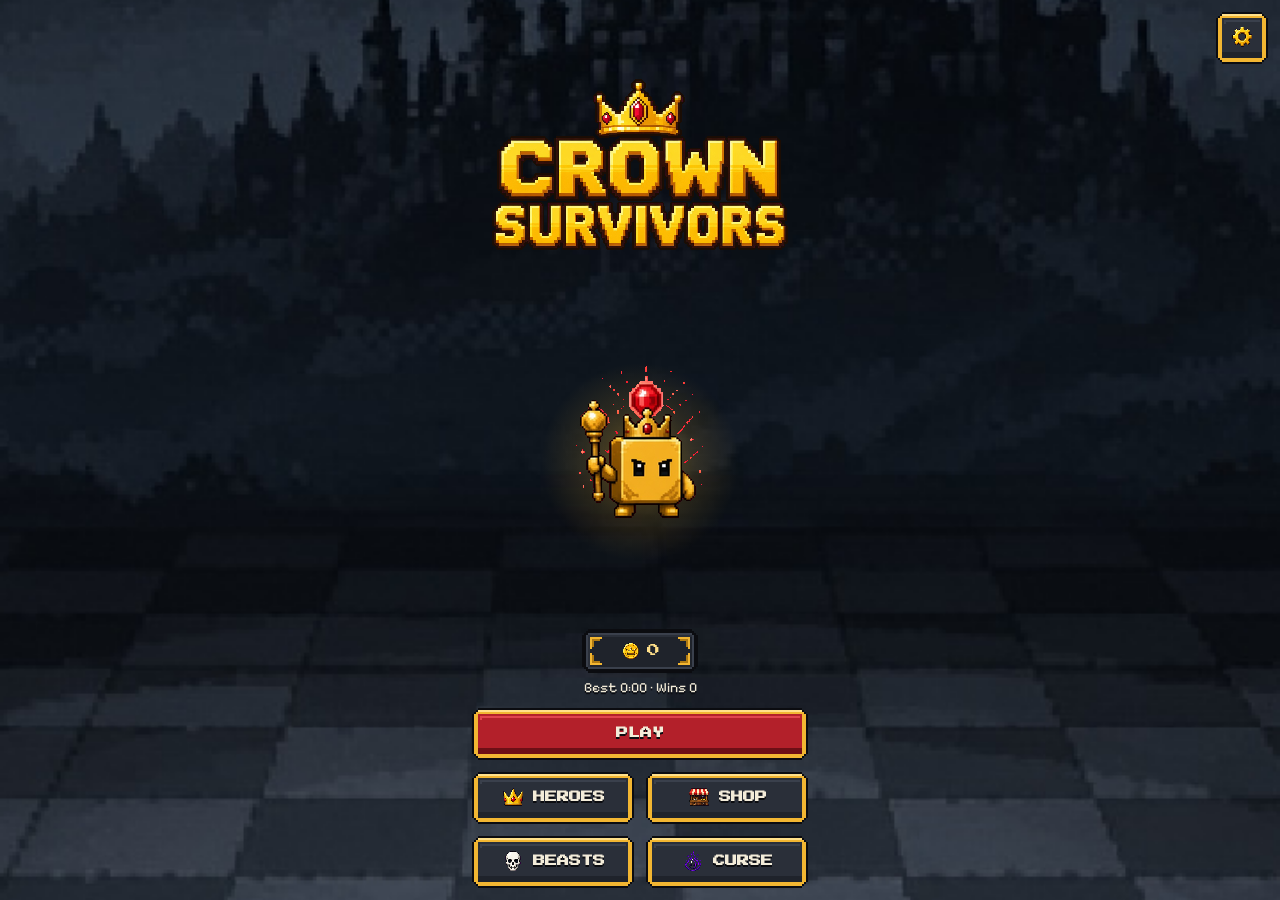
<file: crown-survivors/index.html>
<!DOCTYPE html><html lang="en" data-game="Crown Survivors"><head><meta charset="utf-8">
<meta name="viewport" content="width=device-width,initial-scale=1,maximum-scale=1,user-scalable=no,viewport-fit=cover">
<meta name="apple-mobile-web-app-capable" content="yes"><meta name="mobile-web-app-capable" content="yes">
<meta name="apple-mobile-web-app-status-bar-style" content="black-translucent"><meta name="apple-mobile-web-app-title" content="Crown Survivors">
<meta name="theme-color" content="#3b2a1a"><title>Crown Survivors</title>
<link rel="apple-touch-icon" id="ati"><link rel="icon" id="fav"><link rel="manifest" id="man"><link rel="stylesheet" href="ui/tokens.css"><link rel="stylesheet" href="ui/ui.css"><link rel="preload" href="ui/fonts/press-start-2p-latin-400-normal.woff2" as="font" type="font/woff2" crossorigin>
<style>
:root{--sat:env(safe-area-inset-top)}
html,body{margin:0;height:100%;overflow:hidden;background:#2a1d10;touch-action:none;-webkit-user-select:none;user-select:none;-webkit-touch-callout:none;overscroll-behavior:none}
#c{display:block;position:fixed;inset:0;width:100vw;height:100vh;height:100dvh}
</style></head><body><canvas id="c"></canvas><div id="ui"></div>
<script>
(()=>{
// ===== icon/manifest =====
const ic=document.createElement('canvas');ic.width=ic.height=180;const ix=ic.getContext('2d');
ix.fillStyle='#3b2a1a';ix.fillRect(0,0,180,180);ix.fillStyle='#c8452f';for(let i=0;i<8;i++){ix.fillRect(20+i*20,150-(i%3)*8,10,10)}ix.fillStyle='#3b2a1a';ix.fillRect(46,66,88,84);ix.fillStyle='#e0a526';ix.fillRect(50,70,80,76);ix.fillStyle='#3b2a1a';ix.fillRect(68,92,12,18);ix.fillRect(100,92,12,18);ix.fillStyle='#ffd23f';ix.beginPath();ix.moveTo(54,68);ix.lineTo(58,30);ix.lineTo(74,50);ix.lineTo(90,22);ix.lineTo(106,50);ix.lineTo(122,30);ix.lineTo(126,68);ix.fill();
const iconURL=ic.toDataURL();ati.href=iconURL;fav.href=iconURL;
man.href='data:application/manifest+json,'+encodeURIComponent(JSON.stringify({name:'Crown Survivors',short_name:'Crown Surv',display:'fullscreen',orientation:'portrait',background_color:'#2a1d10',theme_color:'#3b2a1a',start_url:'.',icons:[{src:iconURL,sizes:'180x180',type:'image/png'}]}));
// ===== save =====
const KEY='crownsurv_v1';
const DEF={gold:0,meta:{might:0,hp:0,speed:0,magnet:0,greed:0,revive:0,reroll:0,choice:0,armor:0},chars:[0],char:0,curse:0,maxCurse:0,best:0,wins:0,runs:0,kills:0,tut:false,muted:false,winsBy:{}};
let S;try{const L=JSON.parse(localStorage.getItem(KEY)||'{}');S=Object.assign({},DEF,L);S.meta=Object.assign({},DEF.meta,L.meta);S.winsBy=Object.assign({},L.winsBy)}catch(e){S=JSON.parse(JSON.stringify(DEF))}
const save=()=>{try{localStorage.setItem(KEY,JSON.stringify(S))}catch(e){}};
// ===== data =====
const CH=[{n:'King Cube',d:'Balanced royal. Starts with Scepter Bolt.',c:'#e0a526',k:'#9c6a12',w:'bolt',hp:100,spd:1,p:0,perk:'+10% XP'},
 {n:'Ruby Knight',d:'Tanky brawler. Starts with Royal Aura.',c:'#c8452f',k:'#7d2618',w:'aura',hp:140,spd:.9,p:500,perk:'+1 Armor'},
 {n:'Mint Mage',d:'Glass cannon. Starts with Thunder Block.',c:'#5fae7a',k:'#2f6b44',w:'zap',hp:80,spd:1,p:1600,perk:'+20% Area'},
 {n:'Shadow Rogue',d:'Fast & lucky. Starts with Crown Boomerang.',c:'#4a3a5a',k:'#1a1020',w:'boom',hp:90,spd:1.2,p:1000,perk:'+15% Crit'}];
const WP={bolt:{n:'Scepter Bolt',e:'Royal Barrage',d:'Shoots nearest foe',ev:'tome',c:'#ffd23f'},orb:{n:'Orbit Coins',e:'Golden Halo',d:'Coins circle you',ev:'magnet',c:'#e0a526'},
 rain:{n:'Gold Rain',e:'Midas Flood',d:'Damaging gold pools',ev:'area',c:'#ffb13d'},aura:{n:'Royal Aura',e:'Throne Aura',d:'Burns nearby foes',ev:'armor',c:'#ff6b5a'},
 boom:{n:'Crown Boomerang',e:'Crown Storm',d:'Thrown crown returns',ev:'boots',c:'#c9a0ff'},zap:{n:'Thunder Block',e:'Storm Block',d:'Lightning strikes foes',ev:'luck',c:'#9fd3ff'}};
const PS={might:{n:'Might',d:'+12% damage',c:'#c8452f'},tome:{n:'Tome',d:'-8% cooldowns',c:'#6a5acd'},magnet:{n:'Magnet',d:'+35% pickup range',c:'#5fae7a'},area:{n:'Area',d:'+12% area',c:'#ffb13d'},
 armor:{n:'Armor',d:'-1 damage taken',c:'#8a8a9a'},boots:{n:'Boots',d:'+8% move speed',c:'#9c6a12'},luck:{n:'Luck',d:'+5% crit, +gold',c:'#2f9e6b'},heart:{n:'Heart',d:'+20 max HP, heal',c:'#e8473a'}};
// Endless (post-max) upgrades: stack forever; past soft cap each stack is worth half and shows up less often.
const INF={dmg:{n:'Royal Edge',d:'+6% damage',v:.06,cap:15,ic:'might'},cd:{n:'Swift Decree',d:'-4% cooldowns',v:.04,cap:8,ic:'tome'},hp:{n:'Crown Vigor',d:'+12 max HP & heal',v:12,cap:12,ic:'heart'},area:{n:'Wide Reign',d:'+5% area',v:.05,cap:10,ic:'area'},
 crit:{n:'Lucky Star',d:'+3% crit',v:.03,cap:10,ic:'luck'},armor:{n:'Iron Mantle',d:'+1 armor',v:1,cap:4,ic:'armor'},spd:{n:'Gale Step',d:'+4% move speed',v:.04,cap:6,ic:'boots'},mag:{n:'Royal Pull',d:'+15% pickup range',v:.15,cap:5,ic:'magnet'}};
const infV=k=>{const n=(G.inf&&G.inf[k])||0,c=INF[k].cap;return INF[k].v*(Math.min(n,c)+Math.max(0,n-c)*.5)};
const META=[['might','Might','+5% damage',90,10],['hp','Vitality','+10 max HP',75,10],['armor','Plating','+1 armor',180,3],['speed','Swiftness','+4% speed',90,5],['magnet','Attraction','+15% pickup',60,5],['greed','Greed','+15% gold',120,5],['reroll','Reroll','+1 reroll/run',150,3],['choice','Insight','+1 card choice',600,1],['revive','Revive','Revive once/run',750,1]];
const BOSS=[{t:120,n:'BLOB KING',hp:700,r:34,spd:38,c:'#7d4a2a'},{t:270,n:'BAT QUEEN',hp:2600,r:30,spd:70,c:'#5a4a8a'},{t:420,n:'LAVA KING',hp:5200,r:40,spd:46,c:'#a8321e'},{t:600,n:'THORN MOTHER',hp:11000,r:44,spd:34,c:'#3f8a3a'},{t:790,n:'STORM SOVEREIGN',hp:11500,r:38,spd:60,c:'#cfe6ff'}];
const LASTB=BOSS.length-1;
const ETYPE={blob:{hp:10,spd:34,r:9,dmg:6,xp:1,c:'#7d4a2a'},bat:{hp:6,spd:62,r:7,dmg:4,xp:1,c:'#3a2f55'},skel:{hp:34,spd:30,r:10,dmg:9,xp:3,c:'#e8e0cc'},ghost:{hp:20,spd:50,r:9,dmg:7,xp:2,c:'#cfe3ff'},imp:{hp:26,spd:36,r:9,dmg:8,xp:3,c:'#c8452f'},vine:{hp:40,spd:40,r:9,dmg:10,xp:3,c:'#4f9a3a'},frog:{hp:55,spd:20,r:10,dmg:12,xp:4,c:'#7fc04a'},wisp:{hp:38,spd:70,r:8,dmg:10,xp:4,c:'#e8f4ff'},harpy:{hp:70,spd:44,r:11,dmg:12,xp:5,c:'#8fb8e8'}};
const PHASE=[{g:'#e6c48a',g2:'#d9b071',dot:'#b98a4e',tuft:'#8a9a4a',vig:'rgba(60,35,10,.5)'},{g:'#4b4766',g2:'#423e5c',dot:'#2f2b42',tuft:'#6b6488',vig:'rgba(5,5,25,.65)'},{g:'#3a2018',g2:'#32190f',dot:'#ff6a1a',tuft:'#5a2a1a',vig:'rgba(50,5,0,.6)'},{g:'#2f5a2a',g2:'#2a5225',dot:'#e85a9a',tuft:'#1c3a18',vig:'rgba(5,30,10,.6)',leaf:1},{g:'#a9c8e8',g2:'#b7d3ee',dot:'#ffffff',tuft:'#e8f2ff',vig:'rgba(40,60,110,.45)',cloud:1}];
// ===== audio =====
let AC=null,MG=null;function au(){if(!AC){try{AC=new(window.AudioContext||window.webkitAudioContext)();MG=AC.createGain();MG.gain.value=.8;MG.connect(AC.destination)}catch(e){}}if(AC&&AC.state==='suspended')AC.resume()}
function note(f,d,type,v,at,slide=0){if(S.muted||!AC)return;const o=AC.createOscillator(),g=AC.createGain();o.type=type;o.frequency.setValueAtTime(f,at);if(slide)o.frequency.exponentialRampToValueAtTime(Math.max(30,f+slide),at+d);g.gain.setValueAtTime(v,at);g.gain.exponentialRampToValueAtTime(.0008,at+d);o.connect(g);g.connect(MG);o.start(at);o.stop(at+d+.02)}
function tone(f,d,type='square',v=.06,slide=0,delay=0){if(AC)note(f,d,type,v,AC.currentTime+delay,slide)}
function noise(d,v=.12){if(S.muted||!AC)return;const b=AC.createBuffer(1,AC.sampleRate*d|0,AC.sampleRate),a=b.getChannelData(0);for(let i=0;i<a.length;i++)a[i]=(Math.random()*2-1)*(1-i/a.length);const s=AC.createBufferSource(),g=AC.createGain();s.buffer=b;g.gain.value=v;s.connect(g);g.connect(MG);s.start()}
const mf=m=>440*Math.pow(2,(m-69)/12);
let lastS={};const lim=(k,ms)=>{const n=performance.now();if(lastS[k]&&n-lastS[k]<ms)return false;lastS[k]=n;return true};
const sfx={shoot:()=>lim('sh',70)&&tone(700,.05,'square',.025,-300),hit:()=>lim('hi',45)&&noise(.04,.05),kill:()=>lim('k',40)&&tone(300+Math.random()*200,.07,'triangle',.05,-150),
 gem:n=>lim('g',35)&&tone(mf(72+Math.min(n,24)),.06,'square',.03),gold:()=>lim('go',60)&&[1046,1568].forEach((f,i)=>tone(f,.07,'square',.04,0,.04*i)),
 lvl:()=>[60,64,67,72,76,79].forEach((m,i)=>tone(mf(m),.12,'square',.06,0,.05*i)),pick:()=>[67,72,79].forEach((m,i)=>tone(mf(m),.1,'triangle',.08,0,.05*i)),
 hurt:()=>{tone(220,.2,'sawtooth',.09,-120);noise(.12,.12)},boss:()=>{tone(80,1,'sawtooth',.12,40);noise(.6,.15)},zap:()=>lim('z',80)&&(noise(.1,.08),tone(1200,.1,'sawtooth',.03,-900)),
 boom:()=>{noise(.5,.25);tone(110,.5,'sawtooth',.1,-70)},click:()=>tone(660,.04,'square',.04),buy:()=>[659,880,1318].forEach((f,i)=>tone(f,.1,'square',.05,0,.07*i)),
 win:()=>[60,64,67,72,67,72,76,79,84].forEach((m,i)=>tone(mf(m),.2,'square',.06,0,.1*i)),die:()=>[392,330,262,196,131].forEach((f,i)=>tone(f,.3,'square',.07,0,.2*i))};
const SONGS=[{bpm:120,w:'square',bass:[45,0,52,0,48,0,52,0],mel:[69,72,76,0,74,72,69,0,67,69,72,0,71,69,67,0]},{bpm:132,w:'triangle',bass:[38,0,45,38,41,0,43,45],mel:[62,0,65,69,0,67,65,62,60,0,64,67,65,64,62,0]},{bpm:150,w:'sawtooth',bass:[40,40,52,40,43,43,55,43],mel:[76,0,75,76,0,79,78,76,74,0,71,72,74,0,71,0]},{bpm:124,w:'triangle',perc:1,bass:[41,0,41,48,0,44,0,46],mel:[77,0,80,77,84,0,82,80,77,0,75,77,0,72,75,0]},{bpm:104,w:'sine',arp:1,bass:[50,0,57,0,55,0,52,0],mel:[74,78,81,86,81,78,76,79,83,88,83,79,74,78,81,85]}];
let mstep=0,mnext=0;
setInterval(()=>{if(!AC||S.muted||scene!=='play'||!G||G.paused||G.choice||G.over){mnext=0;return}const sg=SONGS[Math.min(SONGS.length-1,G.phase)],st=60/(sg.bpm*(G.boss?1.12:1))/2;if(!mnext||mnext<AC.currentTime)mnext=AC.currentTime+.05;
 while(mnext<AC.currentTime+.2){const b=sg.bass[mstep%8],m=sg.mel[mstep%16];if(b)note(mf(b),st*.9,'triangle',.045,mnext);if(m)note(mf(m),st*.8,sg.w,sg.w==='sawtooth'?.015:.022,mnext);if(mstep%4===0)noise(.03,.025);if(sg.perc&&mstep%2===1)note(mf(84+(mstep%3)*3),.04,'square',.012,mnext);if(sg.arp&&m)note(mf(m+12),st*.6,'triangle',.008,mnext+st*.5);mstep++;mnext+=st}
 if(G.phase===3&&Math.random()<.03){const f=1800+Math.random()*900;tone(f,.09,'sine',.018,600);tone(f*1.2,.07,'sine',.014,-500,.1)}
 if(G.phase===4&&Math.random()<.02)noise(.9,.02)},40);
const vib=p=>{try{if(navigator.vibrate)navigator.vibrate(p)}catch(e){}};
// ===== canvas =====
const cv=document.getElementById('c');let x=cv.getContext('2d');let W,H,DPR,U,SAT=0,Z;
function rs(){DPR=Math.min(devicePixelRatio||1,2);W=innerWidth;H=innerHeight;cv.width=W*DPR;cv.height=H*DPR;x.setTransform(DPR,0,0,DPR,0,0);U=Math.min(W/360,H/640);Z=Math.min(W/300,H/540);/*CS-VIEWFIX-v2*/SAT=parseInt(getComputedStyle(document.documentElement).getPropertyValue('--sat'))||0}
addEventListener('resize',rs);rs();
['touchmove','gesturestart','dblclick','contextmenu'].forEach(e=>document.addEventListener(e,ev=>ev.preventDefault(),{passive:false}));
// ===== state =====
let scene='title',G=null,btns=[],t0=performance.now(),clock=0,toast=null,trans=null,pressed=null,speedMul=1,shake=0,uiParts=[];
const joy={on:false,ox:0,oy:0,x:0,y:0,id:null},keys={};
function go(s,fn){if(trans)return;trans={t:0,to:s,fn};tone(900,.2,'triangle',.04,-600)}
let M=S.meta,resetAsk=false;
function resetProgress(){try{localStorage.removeItem(KEY)}catch(e){}S=JSON.parse(JSON.stringify(DEF));M=S.meta;G=null;SC=null;resetAsk=false;scene='title';toast={t:'Progress reset',l:1.6};vib(30)}
function startRun(){au();if(window.flightTrackGameStarted)flightTrackGameStarted();const c=CH[S.char];const mhp=c.hp+M.hp*10;
 G={t:0,p:{x:0,y:0,hp:mhp,mhp,inv:0,face:1,vx:0,vy:0,walk:0},en:[],pr:[],pools:[],eb:[],gems:[],fx:[],dn:[],bolts:[],lvl:1,xp:0,kills:0,gold:0,
  w:{},ps:{},evo:{},cd:{},choice:null,queue:0,spawnAcc:0,phase:0,bossI:0,boss:null,eliteT:45,paused:false,over:null,rerolls:M.reroll,revive:M.revive,
  tut:!S.tut?{step:0,t:0}:null,flash:0,gemChain:0,gemT:0,orbA:0,auto:false,god:false,curse:S.curse,auraT:0,char:S.char,dmgDealt:0,tele:[]};
 G.w[c.w]=1;S.runs++;save();mstep=0}
// ===== stats =====
const st=()=>{const ps=G.ps,c=G.char;return{dmg:(1+.12*(ps.might||0)+.05*M.might)*(1+infV('dmg')),cd:Math.pow(.92,ps.tome||0)*Math.max(.5,1-infV('cd')),mag:(72)*(1+.35*(ps.magnet||0)+.15*M.magnet+infV('mag')),area:(1+.12*(ps.area||0)+infV('area'))*(c===2?1.2:1),
 armor:(ps.armor||0)+M.armor+(c===1?1:0)+Math.floor(infV('armor')),spd:110*CH[c].spd*(1+.08*(ps.boots||0)+.04*M.speed+infV('spd')),crit:Math.min(.75,.05*(ps.luck||0)+(c===3?.15:0)+.03+infV('crit')),greed:1+.15*M.greed+.1*(ps.luck||0)+.25*G.curse,xpm:c===0?1.1:1}};
let SC=null;
// ===== input =====
cv.addEventListener('pointerdown',e=>{e.preventDefault();au();if(trans)return;const X=e.clientX,Y=e.clientY;
 for(const b of btns.slice().reverse())if(X>b.x&&X<b.x+b.w&&Y>b.y&&Y<b.y+b.h){sfx.click();vib(6);pressed={k:b.k,t:.15};b.f();return}
 if(scene==='play'&&G&&!G.choice&&!G.paused&&!G.over){joy.on=true;joy.id=e.pointerId;joy.ox=X;joy.oy=Y;joy.x=X;joy.y=Y}});
addEventListener('pointermove',e=>{if(joy.on&&e.pointerId===joy.id){joy.x=e.clientX;joy.y=e.clientY}});
const up=e=>{if(e.pointerId===joy.id)joy.on=false};addEventListener('pointerup',up);addEventListener('pointercancel',up);
addEventListener('keydown',e=>{keys[e.key.toLowerCase()]=1;if(e.key==='p'&&G&&scene==='play')G.paused=!G.paused});addEventListener('keyup',e=>{keys[e.key.toLowerCase()]=0});
document.addEventListener('visibilitychange',()=>{if(document.hidden&&scene==='play'&&G&&!G.over)G.paused=true});
addEventListener('blur',()=>{if(scene==='play'&&G&&!G.over&&!G.auto)G.paused=true});
// ===== helpers =====
const rnd=(a,b)=>a+Math.random()*(b-a),d2=(a,b)=>(a.x-b.x)**2+(a.y-b.y)**2;
function fx(x0,y0,n,c,sp=60,life=.5,sz=3){for(let i=0;i<n;i++){const a=Math.random()*6.28,v=Math.random()*sp;G.fx.push({x:x0,y:y0,vx:Math.cos(a)*v,vy:Math.sin(a)*v,l:life*(.6+Math.random()*.6),c,s:sz*(.6+Math.random()*.8)})}}
function ringFx(x0,y0,c,r=40){G.fx.push({ring:1,x:x0,y:y0,r:2,R:r,l:.35,c})}
function dnum(x0,y0,v,crit){if(G.dn.length>60)G.dn.shift();G.dn.push({x:x0+rnd(-4,4),y:y0,v:Math.round(v),l:.7,crit})}
function nearest(px,py,maxd=1e9){let b=null,bd=maxd*maxd;for(const e of G.en){const d=(e.x-px)**2+(e.y-py)**2;if(d<bd){bd=d;b=e}}return b}
// ===== spawning =====
function spawnEnemy(type,elite){const T=ETYPE[type],ep=edgePt(18),hm=(1+G.t/95+Math.pow(G.t/210,2))*(1+.35*G.curse);
 const e={type,x:ep[0],y:ep[1],hp:T.hp*hm*(elite?8:1),r:T.r*(elite?1.8:1),spd:T.spd*(1+G.t/900)*(1+.08*G.curse)*(elite?.85:1),dmg:T.dmg*(1+G.t/400)*(elite?1.5:1),xp:T.xp*(elite?15:1),elite,flash:0,kx:0,ky:0,ph:Math.random()*6,shootT:rnd(2,4),hitT:{}};
 e.mhp=e.hp;G.en.push(e);return e}
function spawnBoss(i){const B=BOSS[i],hm=1+.4*G.curse;const a=Math.random()*6.28;const e={type:'boss',bi:i,x:G.p.x+Math.cos(a)*220,y:G.p.y+Math.sin(a)*220,hp:B.hp*hm,mhp:B.hp*hm,r:B.r,spd:B.spd,dmg:18+i*6,xp:60,flash:0,kx:0,ky:0,ph:0,atk:3,hitT:{},boss:1};
 G.en.push(e);G.boss=e;sfx.boss();vib([120,60,120]);shake=14;banner(B.n+' APPROACHES!','#ff8a3d')}
function banner(t,c){G.banner={t,c,l:2.5}}
// ===== upgrades =====
function wLv(k){return G.w[k]||0}
function cards(){const out=[],ws=Object.keys(G.w),pss=Object.keys(G.ps);
 for(const k of ws){if(G.evo[k])continue;if(G.w[k]<5)out.push({k,kind:'w',lv:G.w[k]+1,wt:3});else if(G.ps[WP[k].ev])out.push({k,kind:'e',wt:100})}
 if(ws.length<(G.slotW||4))for(const k in WP)if(!G.w[k])out.push({k,kind:'w',lv:1,wt:2});
 for(const k of pss)if(G.ps[k]<5)out.push({k,kind:'p',lv:G.ps[k]+1,wt:2});
 if(pss.length<(G.slotP||4))for(const k in PS)if(!G.ps[k])out.push({k,kind:'p',lv:1,wt:1.5});
 const n=3+M.choice,pick=[];const ev=out.filter(o=>o.kind==='e');if(ev.length)pick.push(ev[0]);
 let pool=out.filter(o=>!pick.includes(o));while(pick.length<n&&pool.length){let s=pool.reduce((a,o)=>a+o.wt,0),r=Math.random()*s;for(const o of pool){r-=o.wt;if(r<=0){pick.push(o);pool=pool.filter(q=>q!==o);break}}}
 if(pick.length<n){const hpf=G.p.hp/G.p.mhp,fw=hpf<.3?4:hpf<.6?2:.7,iw=k=>(((G.inf||{})[k]||0)>=INF[k].cap?.35:1);
  // mixed fill pool: endless upgrades + Coin Sack + Royal Feast (Feast weighted by missing HP)
  let mix=Object.keys(INF).map(k=>({o:{k,kind:'i'},w:iw(k)})).concat([{o:{k:'gold',kind:'x'},w:.8},{o:{k:'heal',kind:'x'},w:fw}]);
  const draw=list=>{let sum=list.reduce((a,q)=>a+q.w,0),r=Math.random()*sum;for(const q of list){r-=q.w;if(r<=0)return q}return list[list.length-1]};
  if(Math.random()<.8){const q=draw(mix.filter(q=>q.o.kind==='x'));pick.push(q.o);mix=mix.filter(m=>m!==q)}
  while(pick.length<n&&mix.length){const q=draw(mix);pick.push(q.o);mix=mix.filter(m=>m!==q)}}
 return pick}
function openChoice(src){G.choice={cards:cards(),t:0,src};sfx.lvl();vib([20,30,20])}
function choose(c){if(c.kind==='i'){G.inf=G.inf||{};G.inf[c.k]=(G.inf[c.k]||0)+1;if(c.k==='hp'){const v=(G.inf.hp>INF.hp.cap?6:12);G.p.mhp+=v;G.p.hp=Math.min(G.p.mhp,G.p.hp+20+v)}}else if(c.kind==='w')G.w[c.k]=c.lv;else if(c.kind==='p'){G.ps[c.k]=c.lv;if(c.k==='heart'){G.p.mhp+=20;G.p.hp=Math.min(G.p.mhp,G.p.hp+30)}}else if(c.kind==='e'){G.evo[c.k]=1;banner('EVOLVED: '+WP[c.k].e+'!','#ffd23f');shake=8}
 else if(c.k==='gold')G.gold+=25;else G.p.hp=Math.min(G.p.mhp,G.p.hp+G.p.mhp*.3);
 sfx.pick();vib(15);ringFx(G.p.x,G.p.y,'#ffd23f',80);fx(G.p.x,G.p.y,20,'#ffd23f',140);G.choice=null;if(G.queue>0){G.queue--;setTimeout(()=>{if(G&&!G.choice&&!G.over)openChoice('lvl')},150)}
 if(G.tut&&G.tut.step<3)G.tut.step=3}
function cardInfo(c){if(c.kind==='w'){const W0=WP[c.k];return{n:W0.n,d:c.lv===1?'NEW! '+W0.d:wDesc(c.k,c.lv),c:W0.c,lv:c.lv,tag:c.lv===1?'NEW WEAPON':'WEAPON'}}
 if(c.kind==='p'){const P0=PS[c.k];return{n:P0.n,d:P0.d,c:P0.c,lv:c.lv,tag:c.lv===1?'NEW PASSIVE':'PASSIVE'}}
 if(c.kind==='i'){const I=INF[c.k],n=((G.inf||{})[c.k]||0)+1;return{n:I.n+' x'+n,d:I.d+(n>I.cap?' (half: past soft cap)':''),c:'#ffd23f',lv:0,tag:'∞ ENDLESS · BUILD MAXED'}}
 if(c.kind==='e'){const W0=WP[c.k];return{n:W0.e,d:'EVOLUTION! Massive power spike',c:'#ffd23f',lv:6,tag:'★ EVOLUTION ★'}}
 return c.k==='gold'?{n:'Coin Sack',d:'+25 gold',c:'#ffd23f',lv:0,tag:'BONUS'}:{n:'Royal Feast',d:'Heal 30% HP',c:'#e8473a',lv:0,tag:'BONUS'}}
function wDesc(k,l){return({bolt:['','','+1 bolt','+dmg, faster','+1 bolt','+1 bolt, pierce'],orb:['','','+1 coin','+dmg','+1 coin','+2 coins'],rain:['','','+1 pool','+size & dmg','+1 pool','+1 pool'],aura:['','','+radius','+dmg','+radius','+dmg & knockback'],boom:['','','+1 crown','+dmg','+1 crown','+1 crown, range'],zap:['','','+1 strike','+dmg','+1 strike','+2 strikes']})[k][l]}
// ===== damage =====
function hurtEnemy(e,dmg,kb=0,ax=0,ay=0){if(e.dead)return;let crit=Math.random()<SC.crit;dmg*=SC.dmg*(crit?2:1)*rnd(.9,1.1);e.hp-=dmg;e.flash=.1;G.dmgDealt+=dmg;
 if(kb&&!e.boss){const l=Math.hypot(ax,ay)||1;e.kx+=ax/l*kb;e.ky+=ay/l*kb}dnum(e.x,e.y-e.r,dmg,crit);sfx.hit();if(e.hp<=0)killEnemy(e)}
function killEnemy(e){e.dead=1;G.kills++;sfx.kill();fx(e.x,e.y,e.boss?60:e.elite?20:7,e.boss?'#ffd23f':ETYPE[e.type]?ETYPE[e.type].c:'#fff',e.boss?200:80,.5,e.boss?6:3);
 const v=e.xp;G.gems.push({x:e.x,y:e.y,v,k:v>=15?'big':v>=3?'mid':'xp'});
 if(Math.random()<.045*SC.greed||e.elite)G.gems.push({x:e.x+rnd(-6,6),y:e.y+rnd(-6,6),v:e.elite?Math.round(8*SC.greed):Math.max(1,Math.round(SC.greed)),k:'gold'});
 if(Math.random()<.004||e.elite)G.gems.push({x:e.x+5,y:e.y,v:20,k:'heart'});
 if(e.elite)G.gems.push({x:e.x-5,y:e.y,v:0,k:'chest'});
 if(e.boss){G.boss=null;G.bb=(G.bb||0)+1;shake=20;sfx.boom();vib([80,40,80,40,200]);for(let i=0;i<20;i++)G.gems.push({x:e.x+rnd(-30,30),y:e.y+rnd(-30,30),v:Math.round(5*SC.greed),k:'gold'});
  G.tele=[];if(e.bi===2){G.slotW=5;G.slotP=5;setTimeout(()=>{if(G&&!G.over)banner('CROWN OF THE WILDS! +2 SLOTS','#7dff6a')},2600)}if(e.bi===LASTB){setTimeout(()=>endRun(true),1800);G.won=true;G.en.forEach(o=>{if(!o.boss)o.dead=1})}else{G.gems.push({x:e.x,y:e.y,v:0,k:'chest'});G.eb=[];G.phase=e.bi+1;banner(['THE NIGHT FALLS...','THE GROUND BURNS...','THE JUNGLE AWAKENS...','YOU ASCEND TO THE CLOUDS...'][e.bi],'#fff3c4');if(e.bi>=2){G.p.hp=Math.min(G.p.mhp,G.p.hp+G.p.mhp*.25)}}}}
function hurtPlayer(d){const p=G.p;if(p.inv>0||G.god||G.won)return;d=Math.max(1,d-SC.armor);p.hp-=d;p.inv=.6;G.flash=.35;shake=Math.max(shake,6);sfx.hurt();vib(30);dnum(p.x,p.y-20,d,false);
 if(p.hp<=0){if(G.revive>0){G.revive--;p.hp=p.mhp*.5;p.inv=2;banner('REVIVED!','#9fd3ff');G.en.forEach(e=>{if(!e.boss&&d2(e,p)<160*160)killEnemy(e)});ringFx(p.x,p.y,'#9fd3ff',160)}else{p.hp=0;endRun(false)}}}
function endRun(win){if(G.over)return;const gold=Math.round(G.gold+G.kills/30+(win?220*(1+G.curse*.5):0)+(G.bb>=3&&!win?60:0));G.over={win,gold,t:0};S.gold+=gold;S.kills+=G.kills;S.best=Math.max(S.best,Math.floor(G.t));
 if(win){S.wins++;S.winsBy[S.char]=(S.winsBy[S.char]||0)+1;if(S.curse>=S.maxCurse&&S.maxCurse<5){S.maxCurse=S.curse+1;G.over.newCurse=S.maxCurse}sfx.win();vib([50,50,50,50,200])}else{sfx.die();vib([100,50,200])}
 S.tut=true;save()}
// ===== weapons =====
function fireWeapons(dt){const p=G.p,w=G.w,ev=G.evo;for(const k in G.cd)G.cd[k]-=dt;
 if(w.bolt&&!(G.cd.bolt>0)){const l=w.bolt,n=ev.bolt?5:[1,1,2,2,3][l-1],dmg=(ev.bolt?24:10+4*l);G.cd.bolt=(ev.bolt?.4:[.8,.75,.7,.6,.55][l-1])*SC.cd;const t=nearest(p.x,p.y,150*SC.area);
  if(t){sfx.shoot();const a0=Math.atan2(t.y-p.y,t.x-p.x);for(let i=0;i<n;i++){const a=a0+(i-(n-1)/2)*.16;G.pr.push({t:'bolt',x:p.x,y:p.y,vx:Math.cos(a)*300,vy:Math.sin(a)*300,dmg,r:5*SC.area,l:1.2,pierce:ev.bolt?4:(l>=5?2:1),hit:new Set()})}}}
 if(w.orb){const l=w.orb,n=ev.orb?8:[1,2,2,3,5][l-1],R=(ev.orb?75:48)*SC.area,dmg=ev.orb?20:6+3*l;G.orbA+=dt*(ev.orb?4:3);
  for(let i=0;i<n;i++){const a=G.orbA+i*6.283/n,ox=p.x+Math.cos(a)*R,oy=p.y+Math.sin(a)*R;for(const e of G.en){if(e.dead)continue;if((e.x-ox)**2+(e.y-oy)**2<(e.r+8*SC.area)**2&&!(e.hitT.orb>G.t)){e.hitT.orb=G.t+.4;hurtEnemy(e,dmg,40,e.x-p.x,e.y-p.y)}}}}
 if(w.rain&&!(G.cd.rain>0)){const l=w.rain,n=ev.rain?5:[1,1,2,2,3][l-1];G.cd.rain=(ev.rain?2:3)*SC.cd;for(let i=0;i<n;i++){const t=G.en.length?G.en[Math.random()*G.en.length|0]:null;const tx=t&&d2(t,p)<250*250?t.x:p.x+rnd(-100,100),ty=t&&d2(t,p)<250*250?t.y:p.y+rnd(-100,100);
  G.pools.push({x:tx,y:ty,r:(ev.rain?46:26+3*l)*SC.area,l:ev.rain?3.5:2.6,dmg:ev.rain?16:5+2*l,tick:0,slow:ev.rain})}tone(500,.15,'triangle',.03,-200)}
 if(w.aura){const l=w.aura,R=(ev.aura?95:[38,44,52,58,68][l-1])*SC.area,dmg=ev.aura?16:[4,5,7,8,10][l-1];G.auraR=R;G.auraT-=dt;if(G.auraT<=0){G.auraT=.5;for(const e of G.en)if(!e.dead&&d2(e,p)<(R+e.r)**2)hurtEnemy(e,dmg,l>=5||ev.aura?50:15,e.x-p.x,e.y-p.y);if(ev.aura)p.hp=Math.min(p.mhp,p.hp+.6)}}else G.auraR=0;
 if(w.boom&&!(G.cd.boom>0)){const l=w.boom,n=ev.boom?6:[1,1,2,2,3][l-1],dmg=ev.boom?26:10+4*l;G.cd.boom=(ev.boom?1.1:1.6)*SC.cd;const t=nearest(p.x,p.y,150*SC.area),a0=t?Math.atan2(t.y-p.y,t.x-p.x):Math.random()*6.28;
  for(let i=0;i<n;i++){const a=a0+i*6.283/n*(n>1?1:0);G.pr.push({t:'boom',x:p.x,y:p.y,a,vx:Math.cos(a)*240,vy:Math.sin(a)*240,dmg,r:9*SC.area,l:ev.boom?2.2:1.6,age:0,pierce:999,hit:new Set(),rehit:.35})}tone(400,.2,'triangle',.03,300)}
 if(w.zap&&!(G.cd.zap>0)){const l=w.zap,n=ev.zap?10:[2,3,3,4,6][l-1],dmg=ev.zap?40:14+5*l;G.cd.zap=(ev.zap?1.2:2.2)*SC.cd;const vis=G.en.filter(e=>Math.abs(e.x-p.x)<W/Z/2&&Math.abs(e.y-p.y)<H/Z/2);
  for(let i=0;i<n&&vis.length;i++){const e=vis.splice(Math.random()*vis.length|0,1)[0];G.bolts.push({x:e.x,y:e.y,l:.25});hurtEnemy(e,dmg);if(ev.zap)for(const o of G.en)if(!o.dead&&o!==e&&d2(o,e)<40*40)hurtEnemy(o,dmg*.5)}if(n)sfx.zap()}}
// ===== update =====
function update(dt){clock+=dt;if(trans){trans.t+=dt;if(trans.t>=.22&&!trans.done){trans.done=1;scene=trans.to;if(trans.fn)trans.fn()}if(trans.t>=.44)trans=null}
 if(toast){toast.l-=dt;if(toast.l<=0)toast=null}if(pressed){pressed.t-=dt;if(pressed.t<=0)pressed=null}shake=Math.max(0,shake-dt*30);
 for(const q of uiParts){q.x+=q.vx*dt;q.y+=q.vy*dt;q.vy+=200*dt;q.l-=dt}uiParts=uiParts.filter(q=>q.l>0);
 if(scene!=='play'||!G)return;if(G.over){G.over.t+=dt;return}if(G.paused||G.choice){if(G.choice)G.choice.t+=dt;return}
 SC=st();const g=G,p=g.p;g.t+=dt;if(g.banner){g.banner.l-=dt;if(g.banner.l<=0)g.banner=null}g.flash=Math.max(0,g.flash-dt*2);
 if(g.tut){g.tut.t+=dt;if(g.tut.step===0&&(joy.on||g.auto)&&g.tut.t>.5){g.tut.step=1;g.tut.t=0}if(g.tut.step===1&&g.tut.t>4){g.tut.step=2;g.tut.t=0}if(g.tut.step===3&&g.tut.t>0)g.tut.step=4,g.tut.t=0;if(g.tut.step===4&&g.tut.t>4){g.tut=null;S.tut=true;save()}}
 // move
 let mx=0,my=0;if(joy.on){const dx=joy.x-joy.ox,dy=joy.y-joy.oy,l=Math.hypot(dx,dy);if(l>4*U){const k=Math.min(1,l/(40*U));mx=dx/l*k;my=dy/l*k}if(l>60*U){joy.ox=joy.x-dx/l*60*U;joy.oy=joy.y-dy/l*60*U}}
 if(keys.a||keys.arrowleft)mx=-1;if(keys.d||keys.arrowright)mx=1;if(keys.w||keys.arrowup)my=-1;if(keys.s||keys.arrowdown)my=1;
 if(g.auto){const v=autopilot();mx=v[0];my=v[1]}
 p.x+=mx*SC.spd*dt;p.y+=my*SC.spd*dt;if(mx)p.face=mx>0?1:-1;p.walk+=Math.hypot(mx,my)*dt*12;p.inv=Math.max(0,p.inv-dt);p.moving=Math.hypot(mx,my)>.1;
 // spawn
 if(!g.won){const bt=BOSS[g.bossI];if(bt&&g.t>=bt.t&&!g.boss){spawnBoss(g.bossI);g.bossI++}
  const rate=Math.min(12,.9+g.t/28+Math.pow(g.t/150,2))*(g.boss?.55:1)*(1+.2*g.curse);g.spawnAcc+=rate*dt;
  const pool=['blob','blob'];if(g.t>25)pool.push('bat','bat');if(g.t>80)pool.push('skel');if(g.t>140)pool.push('ghost','bat');if(g.t>200)pool.push('imp');if(g.t>300)pool.push('skel','imp');if(g.phase===3){pool.length=0;pool.push('vine','vine','frog','skel','bat','imp')}else if(g.phase>=4){pool.length=0;pool.push('wisp','wisp','harpy','ghost','bat','frog')}
  while(g.spawnAcc>=1&&g.en.length<320){g.spawnAcc--;if(pool.includes('bat')&&Math.random()<.04){const t=pool[Math.random()*pool.length|0];for(let i=0;i<6;i++)spawnEnemy(t)}else spawnEnemy(pool[Math.random()*pool.length|0])}
  g.eliteT-=dt;if(g.eliteT<=0){g.eliteT=42;spawnEnemy(pool[Math.random()*pool.length|0],true);banner('ELITE INCOMING!','#ff8a3d')}}
 fireWeapons(dt);
 // projectiles
 for(const b of g.pr){b.l-=dt;if(b.t==='boom'){b.age+=dt;const back=b.age>b.l*.45;if(back){const dx=p.x-b.x,dy=p.y-b.y,l=Math.hypot(dx,dy)||1;b.vx+=(dx/l*600-b.vx)*dt*4;b.vy+=(dy/l*600-b.vy)*dt*4;if(l<10&&b.age>.4)b.l=0}}
  b.x+=b.vx*dt;b.y+=b.vy*dt;for(const e of g.en){if(e.dead||b.l<=0)continue;if((e.x-b.x)**2+(e.y-b.y)**2<(e.r+b.r)**2){if(b.t==='boom'){if(e.hitT['b'+b.a]>g.t)continue;e.hitT['b'+b.a]=g.t+b.rehit}else{if(b.hit.has(e))continue;b.hit.add(e)}
   hurtEnemy(e,b.dmg,b.t==='bolt'?25:35,b.vx,b.vy);if(b.t==='bolt'){fx(b.x,b.y,3,'#fff3c4',50,.25);if(--b.pierce<=0)b.l=0}}}}
 g.pr=g.pr.filter(b=>b.l>0);
 for(const q of g.pools){q.l-=dt;q.tick-=dt;if(q.tick<=0){q.tick=.4;for(const e of g.en)if(!e.dead&&d2(e,q)<(q.r+e.r)**2){hurtEnemy(e,q.dmg);if(q.slow)e.slowT=.5}}}g.pools=g.pools.filter(q=>q.l>0);
 for(const b of g.bolts)b.l-=dt;g.bolts=g.bolts.filter(b=>b.l>0);
 // enemies
 const grid=new Map(),CS=24;for(const e of g.en){const k=((e.x/CS)|0)*7919+((e.y/CS)|0);let a=grid.get(k);if(!a)grid.set(k,a=[]);a.push(e)}
 for(const e of g.en){if(e.dead)continue;e.flash=Math.max(0,e.flash-dt);e.ph+=dt;let dx=p.x-e.x,dy=p.y-e.y;const l=Math.hypot(dx,dy)||1;
  let sp=e.spd*(e.slowT>0?.5:1);e.slowT=(e.slowT||0)-dt;
  if(e.type==='imp'&&l<150){sp*=-.3;e.shootT-=dt;if(e.shootT<=0){e.shootT=rnd(2.5,4);g.eb.push({x:e.x,y:e.y,vx:dx/l*110,vy:dy/l*110,r:5,dmg:e.dmg,l:4})}}
  if(e.type==='bat')sp*=1+.3*Math.sin(e.ph*5);
   if(e.type==='vine'){const s3=Math.sin(e.ph*6)*.9;const ox=-dy/l*s3,oy=dx/l*s3;e.x+=ox*sp*dt;e.y+=oy*sp*dt}
   if(e.type==='frog'){const cyc=e.ph%1.6;if(cyc<1.1)sp=0;else sp*=7}
   if(e.type==='wisp'){const a=Math.atan2(dy,dx)+(l<120?1.3:.5);e.x+=Math.cos(a)*sp*dt-dx/l*sp*dt;e.y+=Math.sin(a)*sp*dt-dy/l*sp*dt}
   if(e.type==='harpy'&&l<190){sp*=-.2;e.shootT=(e.shootT||rnd(1,3))-dt;if(e.shootT<=0){e.shootT=rnd(3,4.5);const a0=Math.atan2(dy,dx);for(let i=-1;i<=1;i++)g.eb.push({x:e.x,y:e.y,vx:Math.cos(a0+i*.3)*120,vy:Math.sin(a0+i*.3)*120,r:4,dmg:e.dmg,l:3,c:'#eaf4ff'})}}
  if(e.boss)bossAI(e,dx,dy,l,dt);else{e.x+=dx/l*sp*dt;e.y+=dy/l*sp*dt}
  e.x+=e.kx*dt;e.y+=e.ky*dt;e.kx*=Math.pow(.02,dt);e.ky*=Math.pow(.02,dt);
  if(!e.boss&&e.type!=='ghost'){const cx=(e.x/CS)|0,cy=(e.y/CS)|0;for(let i=-1;i<=1;i++)for(let j=-1;j<=1;j++){const a=grid.get((cx+i)*7919+cy+j);if(a)for(const o of a){if(o===e)continue;const ox=e.x-o.x,oy=e.y-o.y,dd=ox*ox+oy*oy,rr2=(e.r+o.r)*.9;if(dd<rr2*rr2&&dd>.01){const d=Math.sqrt(dd),push=(rr2-d)*.5;e.x+=ox/d*push;e.y+=oy/d*push}}}}
  if(l<e.r+8)hurtPlayer(e.dmg);
  if(!e.boss&&(Math.abs(e.x-p.x)>W/Z/2+140||Math.abs(e.y-p.y)>H/Z/2+140)){const ep=edgePt(18);e.x=ep[0];e.y=ep[1]}}
 g.en=g.en.filter(e=>!e.dead);
 const nb=[];for(const b of g.eb){b.l-=dt;if(b.orb){b.ang+=b.dang*dt;b.rad=Math.max(0,b.rad-b.drad*dt);b.x=b.ox+Math.cos(b.ang)*b.rad;b.y=b.oy+Math.sin(b.ang)*b.rad;if(b.rad<=12)b.l=0}else{if(b.tw){const c=Math.cos(b.tw*dt),s2=Math.sin(b.tw*dt),vx=b.vx;b.vx=vx*c-b.vy*s2;b.vy=vx*s2+b.vy*c}b.x+=b.vx*dt;b.y+=b.vy*dt}
  if(b.split!==undefined){b.split-=dt;if(b.split<=0){b.l=0;fx(b.x,b.y,6,'#7dff6a',60);for(let i=0;i<5;i++){const a=i*6.283/5+Math.random();nb.push({x:b.x,y:b.y,vx:Math.cos(a)*130,vy:Math.sin(a)*130,r:4,dmg:b.dmg*.7,l:2.5,c:'#b8ff6a'})}}}
  if(b.l>0&&d2(b,p)<(b.r+7)**2){hurtPlayer(b.dmg);b.l=0}}g.eb=g.eb.filter(b=>b.l>0).concat(nb);
  updTele(dt);
 // gems
 g.gemT-=dt;if(g.gemT<=0)g.gemChain=0;const mg=SC.mag;
 for(const q of g.gems){const dd=d2(q,p);if(q.vac||dd<mg*mg){const l=Math.sqrt(dd)||1,s=q.vac?520:300;q.x+=(p.x-q.x)/l*s*dt;q.y+=(p.y-q.y)/l*s*dt;
  if(dd<14*14){q.got=1;if(q.k==='gold'){g.gold+=q.v;sfx.gold();dnum(p.x,p.y-24,q.v,'g')}else if(q.k==='heart'){p.hp=Math.min(p.mhp,p.hp+q.v);tone(880,.2,'triangle',.06,400)}else if(q.k==='chest'){chest()}else if(q.k==='magnet'){g.gems.forEach(o=>{if(o.k!=='chest')o.vac=1})}
   else{g.gemChain++;g.gemT=.4;sfx.gem(g.gemChain);g.xp+=q.v*SC.xpm;if(g.tut&&g.tut.step===2)g.tut.step=2.5;while(g.xp>=need(g.lvl)){g.xp-=need(g.lvl);g.lvl++;g.queue++}}}}}
 g.gems=g.gems.filter(q=>!q.got);if(g.gems.length>450){const old=g.gems.splice(0,100).filter(q=>q.k==='xp'||q.k==='mid');let s=old.reduce((a,q)=>a+q.v,0);if(s)g.gems.push({x:p.x+rnd(-150,150),y:p.y+rnd(-150,150),v:s,k:'big'})}
 if(Math.random()<dt/40)g.gems.push({x:p.x+rnd(-180,180),y:p.y+rnd(-260,260),v:0,k:'magnet'});
 if(g.queue>0&&!g.choice){g.queue--;openChoice('lvl')}
 for(const f of g.fx){if(f.ring){f.r+=(f.R-f.r)*dt*10;f.l-=dt;continue}f.x+=f.vx*dt;f.y+=f.vy*dt;f.vx*=.92;f.vy*=.92;f.l-=dt}g.fx=g.fx.filter(f=>f.l>0);if(g.fx.length>500)g.fx.splice(0,100);
 for(const n of g.dn){n.y-=30*dt;n.l-=dt}g.dn=g.dn.filter(n=>n.l>0)}
const need=l=>Math.round(4+l*3.2+Math.max(0,l-12)*3+Math.max(0,l-25)*6);
function chest(){const g=G;const n=Math.random()<.2?3:Math.random()<.4?2:1;g.gold+=Math.round(20*SC.greed);banner('TREASURE CHEST! x'+n,'#ffd23f');sfx.buy();vib([20,20,20,20,60]);shake=6;g.queue+=n-1;openChoice('chest')}
function bossAI(e,dx,dy,l,dt){const g=G;e.atk-=dt;const B=BOSS[e.bi];if(e.bi===3)return thornAI(e,dx,dy,l,dt);if(e.bi===4)return stormAI(e,dx,dy,l,dt);
 if(e.dash>0){e.dash-=dt;e.x+=e.dvx*dt;e.y+=e.dvy*dt;return}
 const bo=G.t-BOSS[e.bi].t,enr=bo>150?3:bo>90?1.8:1;e.x+=dx/l*e.spd*enr*dt;e.y+=dy/l*e.spd*enr*dt;
 if(e.atk<=0){if(e.bi===0){e.atk=3;for(let i=0;i<4;i++){const m=spawnEnemy('blob');m.x=e.x+rnd(-30,30);m.y=e.y+rnd(-30,30)}fx(e.x,e.y,20,'#7d4a2a',120);tone(150,.3,'square',.08,-60)}
  else if(e.bi===1){e.atk=2.6;e.dash=.6;e.dvx=dx/l*280;e.dvy=dy/l*280;tone(600,.4,'sawtooth',.06,-400);for(let i=0;i<4;i++){const m=spawnEnemy('bat');m.x=e.x;m.y=e.y}}
  else{e.atk=2.2;const n=14,o=Math.random();for(let i=0;i<n;i++){const a=o+i*6.283/n;g.eb.push({x:e.x,y:e.y,vx:Math.cos(a)*95,vy:Math.sin(a)*95,r:6,dmg:12,l:5})}shake=6;tone(120,.4,'sawtooth',.1,-50)}}}
// ===== telegraphed hazards (bosses 4/5) =====
// circle: {k:'c',x,y,r,T,t,dmg,c}   line: {k:'l',x,y,x2,y2,w,T,t,dmg,c}
function tele(o){o.t=0;(G.tele||(G.tele=[])).push(o);return o}
function segD2(px,py,ax,ay,bx,by){const vx=bx-ax,vy=by-ay,L=vx*vx+vy*vy||1;let t=((px-ax)*vx+(py-ay)*vy)/L;t=Math.max(0,Math.min(1,t));const qx=ax+vx*t-px,qy=ay+vy*t-py;return qx*qx+qy*qy}
function updTele(dt){const g=G,p=g.p;if(!g.tele)return;for(const q of g.tele){q.t+=dt;if(!q.fired&&q.t>=q.T){q.fired=1;q.post=.25;
  const hit=q.k==='c'?d2(q,p)<(q.r+6)**2:segD2(p.x,p.y,q.x,q.y,q.x2,q.y2)<(q.w/2+6)**2;if(hit)hurtPlayer(q.dmg);
  if(q.k==='c'){fx(q.x,q.y,10,q.c,140,.4,3);ringFx(q.x,q.y,q.c,q.r)}else{for(let i=0;i<6;i++){const f=i/5;fx(q.x+(q.x2-q.x)*f,q.y+(q.y2-q.y)*f,2,q.c,80,.3,3)}}
  if(q.snd&&lim('tele',90))q.snd()}
  if(q.fired)q.post-=dt}
 g.tele=g.tele.filter(q=>!q.fired||q.post>0)}
function drawTele(){const g=G;if(!g.tele)return;for(const q of g.tele){const k=Math.min(1,q.t/q.T);x.save();
  if(!q.fired){const blink=k>.7?(.55+.45*Math.sin(clock*40)):1;x.globalAlpha=(.3+.3*k)*blink;x.fillStyle=q.c;x.strokeStyle=q.c;
   if(q.k==='c'){x.beginPath();x.arc(q.x,q.y,q.r,0,7);x.fill();x.globalAlpha=.9*blink;x.lineWidth=2;x.beginPath();x.arc(q.x,q.y,q.r,0,7);x.stroke();x.beginPath();x.arc(q.x,q.y,q.r*k,0,7);x.stroke()}
   else{x.lineCap='round';x.lineWidth=q.w*k;x.beginPath();x.moveTo(q.x,q.y);x.lineTo(q.x2,q.y2);x.stroke();x.globalAlpha=.95*blink;x.lineWidth=2.5;x.setLineDash([8,6]);x.lineDashOffset=-clock*60;x.beginPath();x.moveTo(q.x,q.y);x.lineTo(q.x2,q.y2);x.stroke();x.setLineDash([])}}
  else{x.globalAlpha=Math.max(0,q.post*4);x.fillStyle='#fff';x.strokeStyle='#fff';if(q.k==='c'){x.beginPath();x.arc(q.x,q.y,q.r,0,7);x.fill()}else{x.lineCap='round';x.lineWidth=q.w;x.beginPath();x.moveTo(q.x,q.y);x.lineTo(q.x2,q.y2);x.stroke();x.strokeStyle=q.c;x.lineWidth=q.w*.4;x.stroke()}}
  x.restore()}}
function bossPhase(e,names,col){const f=e.hp/e.mhp,ph=f>.66?1:f>.33?2:3;if(ph!==e.bph){const first=!e.bph;e.bph=ph;e.seq=0;if(!first){banner(names[ph-2],col);shake=12;vib([60,40,60]);sfx.boss();ringFx(e.x,e.y,col,160);G.eb=G.eb.filter(b=>!b.orb);e.atk=1.4}}return ph}
// THORN MOTHER — jungle. P1 roams: seed spirals + root snares. P2 roots in place: vine lashes + bursting pods. P3: everything faster, frogs.
function thornAI(e,dx,dy,l,dt){const g=G,p=g.p,ph=bossPhase(e,['THORN MOTHER TAKES ROOT!','THORN MOTHER BLOOMS IN RAGE!'],'#7dff6a');
 if(e.burrow>0){e.burrow-=dt;if(e.burrow<=0){e.x=e.bx;e.y=e.by;for(let i=0;i<12;i++){const a=i*.5236;g.eb.push({x:e.x,y:e.y,vx:Math.cos(a)*100,vy:Math.sin(a)*100,r:5,dmg:12,l:3,c:'#9be86a'})}shake=10;noise(.3,.15);fx(e.x,e.y,24,'#5a3a1a',160)}return}
 if(l>270&&e.atk>.5){const a=Math.random()*6.283;e.bx=p.x+Math.cos(a)*90;e.by=p.y+Math.sin(a)*90;e.burrow=1.1;tele({k:'c',x:e.bx,y:e.by,r:48,T:1.1,dmg:20,c:'#8a5a2a'});fx(e.x,e.y,20,'#5a3a1a',120);tone(110,.6,'sawtooth',.06,-40);return}
 const sp=ph===2?0:e.spd*(ph===3?1.35:1);e.x+=dx/l*sp*dt;e.y+=dy/l*sp*dt;
 if(e.spiral>0){e.spiral-=dt;e.sT=(e.sT||0)-dt;if(e.sT<=0){e.sT=ph===3?.07:.09;e.sa=(e.sa||0)+.32;const arms=ph===3?3:2;for(let i=0;i<arms;i++){const a=e.sa+i*6.283/arms;g.eb.push({x:e.x,y:e.y,vx:Math.cos(a)*85,vy:Math.sin(a)*85,r:5,dmg:12,l:5,c:'#9be86a'})}}}
 if(e.atk>0)return;const pats=ph===1?['spiral','snare']:ph===2?['lash','pods','snare','lash']:['spiral','lash','snare','pods'];const k=pats[(e.seq++)%pats.length];e.atk=ph===1?2.8:ph===2?2.3:1.7;
 if(k==='spiral'){e.spiral=1.8;tone(300,.5,'triangle',.06,300)}
 else if(k==='snare'){const n=ph===3?7:5;for(let i=0;i<n;i++){const a=Math.random()*6.283,d=i?rnd(40,130):0;tele({k:'c',x:p.x+Math.cos(a)*d+(i?0:G.p.vx||0),y:p.y+Math.sin(a)*d,r:30,T:.95,dmg:16,c:'#e85a9a',snd:()=>noise(.15,.08)})}tone(180,.3,'square',.05,-60);if(ph===3)for(let i=0;i<3;i++){const m=spawnEnemy('frog');m.x=e.x+rnd(-40,40);m.y=e.y+rnd(-40,40)}}
 else if(k==='lash'){const n=ph===3?5:3,a0=Math.atan2(dy,dx);for(let i=0;i<n;i++){const a=a0+(i-(n-1)/2)*.38;tele({k:'l',x:e.x,y:e.y,x2:e.x+Math.cos(a)*560,y2:e.y+Math.sin(a)*560,w:22,T:.85,dmg:18,c:'#7dff6a',snd:()=>{noise(.2,.12);tone(90,.25,'sawtooth',.08,-40)}})}tone(520,.6,'sawtooth',.03,-300)}
 else if(k==='pods'){const n=ph===3?8:6;for(let i=0;i<n;i++){const a=i*6.283/n+Math.random()*.3;g.eb.push({x:e.x,y:e.y,vx:Math.cos(a)*70,vy:Math.sin(a)*70,r:8,dmg:14,l:3,split:1.3,c:'#5ac83a'})}tone(220,.3,'triangle',.07,120)}}
// STORM SOVEREIGN — clouds. Circles the player. P1: thunder grid + curving gale feathers. P2: blink-strikes. P3: Eye of the Storm (closing ring with one gap).
function stormAI(e,dx,dy,l,dt){const g=G,p=g.p,ph=bossPhase(e,['THE STORM SOVEREIGN SPLITS THE SKY!','EYE OF THE STORM!'],'#9fd3ff');
 if(e.hide>0){e.hide-=dt;if(e.hide<=0){e.x=e.bx;e.y=e.by;const n=ph===3?20:16;for(let i=0;i<n;i++){const a=i*6.283/n;g.eb.push({x:e.x,y:e.y,vx:Math.cos(a)*120,vy:Math.sin(a)*120,r:5,dmg:14,l:4,c:'#cfe6ff'})}ringFx(e.x,e.y,'#fff',90);shake=8;noise(.3,.15)}return}
 const want=ph===3?190:135,ang=Math.atan2(-dy,-dx)+dt*(ph===1?.6:.9);const tx=p.x+Math.cos(ang)*want,ty=p.y+Math.sin(ang)*want;const mx=tx-e.x,my=ty-e.y,ml=Math.hypot(mx,my)||1;const v=Math.min(ml/dt,e.spd*(ph===3?1.5:1.2));e.x+=mx/ml*v*dt;e.y+=my/ml*v*dt;
 if(e.atk>0)return;const pats=ph===1?['grid','gale']:ph===2?['blink','grid','gale']:['eye','blink','grid','gale'];const k=pats[(e.seq++)%pats.length];e.atk=ph===1?2.9:ph===2?2.5:2.2;
 const vw=W/Z/2+20,vh=H/Z/2+20;
 if(k==='grid'){const vert=(e.seq&1)===0,o=rnd(-30,30);for(let i=-2;i<=2;i++){if(vert)tele({k:'l',x:p.x+i*80+o,y:p.y-vh,x2:p.x+i*80+o,y2:p.y+vh,w:26,T:1.05+Math.abs(i)*.12,dmg:20,c:'#ff9a1a',snd:()=>{noise(.12,.12);tone(1400,.12,'square',.03,-1200)}});else tele({k:'l',x:p.x-vw,y:p.y+i*80+o,x2:p.x+vw,y2:p.y+i*80+o,w:26,T:1.05+Math.abs(i)*.12,dmg:20,c:'#ff9a1a',snd:()=>{noise(.12,.12);tone(1400,.12,'square',.03,-1200)}})}if(ph>=2)e.atk+=.6}
 else if(k==='gale'){const n=ph===1?8:12,a0=Math.atan2(dy,dx);for(let i=0;i<n;i++){const a=a0+(i-(n-1)/2)*.14;g.eb.push({x:e.x,y:e.y,vx:Math.cos(a)*115,vy:Math.sin(a)*115,r:4.5,dmg:12,l:4.5,tw:(i%2?1:-1)*.9,c:'#ffffff'})}tone(900,.4,'sine',.05,-600)}
 else if(k==='blink'){const a=Math.atan2(p.y-e.y,p.x-e.x)+Math.PI+rnd(-.6,.6);e.bx=p.x+Math.cos(a)*110;e.by=p.y+Math.sin(a)*110;e.hide=.8;tele({k:'c',x:e.bx,y:e.by,r:40,T:.8,dmg:22,c:'#9fd3ff'});fx(e.x,e.y,20,'#fff',120);tone(1200,.3,'sine',.05,-900)}
 else if(k==='eye'){const n=30,gap=Math.random()*n|0,ox=p.x,oy=p.y,dir=Math.random()<.5?1:-1;tele({k:'c',x:ox,y:oy,r:230,T:.7,dmg:0,c:'#9fd3ff'});for(let i=0;i<n;i++){if(Math.abs(i-gap)<=2||Math.abs(i-gap)>=n-2)continue;g.eb.push({orb:1,ox,oy,ang:i*6.283/n,dang:.55*dir,rad:240,drad:42,x:ox,y:oy,r:6,dmg:18,l:7,c:'#9fd3ff'})}e.atk=4.2;tone(200,1.2,'sine',.06,400)}}
function thornS(e,r,fl,b){const t=e.ph;if(e.burrow>0){x.fillStyle='rgba(90,58,26,.6)';x.beginPath();x.ellipse(0,r*.4,r*.8,r*.3,0,0,7);x.fill();return}x.save();
 for(let i=0;i<6;i++){const a=i*1.047+Math.sin(t*1.5+i)*.15;x.save();x.rotate(a);x.fillStyle=pal.ink;x.beginPath();x.ellipse(r*.95,0,r*.62,r*.34,0,0,7);x.fill();x.fillStyle=fl?'#fff':(e.bph===3?'#ff5a8a':'#e85a9a');x.beginPath();x.ellipse(r*.95,0,r*.56,r*.27,0,0,7);x.fill();x.restore()}
 x.strokeStyle=pal.ink;x.lineWidth=5;for(let i=0;i<4;i++){const a=i*1.57+t*.3;x.beginPath();x.moveTo(0,0);x.quadraticCurveTo(Math.cos(a+.6)*r*1.4,Math.sin(a+.6)*r*1.4,Math.cos(a)*r*1.9,Math.sin(a)*r*1.9+Math.sin(t*3+i)*6);x.stroke()}
 x.strokeStyle='#3f8a3a';x.lineWidth=3;for(let i=0;i<4;i++){const a=i*1.57+t*.3;x.beginPath();x.moveTo(0,0);x.quadraticCurveTo(Math.cos(a+.6)*r*1.4,Math.sin(a+.6)*r*1.4,Math.cos(a)*r*1.9,Math.sin(a)*r*1.9+Math.sin(t*3+i)*6);x.stroke()}
 x.fillStyle=pal.ink;x.beginPath();x.arc(0,b,r*.72+3,0,7);x.fill();x.fillStyle=fl?'#fff':'#3f8a3a';x.beginPath();x.arc(0,b,r*.72,0,7);x.fill();x.fillStyle='rgba(255,255,255,.2)';x.beginPath();x.arc(-r*.25,b-r*.3,r*.2,0,7);x.fill();
 x.fillStyle='#ffe86a';x.fillRect(-r*.4,b-r*.2,r*.26,r*.26);x.fillRect(r*.14,b-r*.2,r*.26,r*.26);x.fillStyle=pal.ink;x.fillRect(-r*.32,b-r*.12,r*.12,r*.16);x.fillRect(r*.22,b-r*.12,r*.12,r*.16);x.fillRect(-r*.25,b+r*.25,r*.5,r*.08);
 const cy=-r*.7+b;x.fillStyle=pal.gold;x.strokeStyle=pal.ink;x.lineWidth=2;x.beginPath();x.moveTo(-r*.4,cy);x.lineTo(-r*.45,cy-r*.5);x.lineTo(-r*.2,cy-r*.25);x.lineTo(0,cy-r*.6);x.lineTo(r*.2,cy-r*.25);x.lineTo(r*.45,cy-r*.5);x.lineTo(r*.4,cy);x.closePath();x.fill();x.stroke();
 if(e.bph===2){x.strokeStyle='#5a3a1a';x.lineWidth=4;for(let i=0;i<5;i++){const a=Math.PI*.2+i*Math.PI*.15;x.beginPath();x.moveTo(Math.cos(a)*r*.6,Math.sin(a)*r*.6);x.lineTo(Math.cos(a)*r*1.3,Math.sin(a)*r*1.3+8);x.stroke()}}
 x.restore()}
function stormS(e,r,fl,b){if(e.hide>0){x.globalAlpha=.25;x.fillStyle='#fff';x.beginPath();x.arc(0,0,r*.6,0,7);x.fill();x.globalAlpha=1;return}const t=e.ph;
 x.fillStyle=pal.ink;const puffs=[[0,0,1],[-.75,.15,.7],[.75,.15,.7],[-.4,-.45,.6],[.4,-.45,.6]];for(const [px,py,s] of puffs){x.beginPath();x.arc(px*r,py*r+b,s*r+3,0,7);x.fill()}
 for(const [px,py,s] of puffs){x.fillStyle=fl?'#fff':(e.bph===3?'#7a8aa8':'#e8f2ff');x.beginPath();x.arc(px*r,py*r+b,s*r,0,7);x.fill()}
 x.fillStyle='rgba(120,150,200,.35)';x.beginPath();x.ellipse(0,r*.45+b,r*.9,r*.25,0,0,7);x.fill();
 const glow=e.bph===3?'#ff6a6a':'#ffe86a';x.fillStyle=glow;x.fillRect(-r*.45,-r*.1+b,r*.3,r*.22);x.fillRect(r*.15,-r*.1+b,r*.3,r*.22);x.fillStyle=pal.ink;x.fillRect(-r*.55,-r*.22+b,r*.45,r*.07);x.fillRect(r*.1,-r*.22+b,r*.45,r*.07);
 if(Math.sin(t*7)>.6){x.strokeStyle='#ffe86a';x.lineWidth=3;x.beginPath();x.moveTo(-r*.2,r*.6+b);x.lineTo(-r*.05,r*.95+b);x.lineTo(-r*.25,r*1.05+b);x.lineTo(0,r*1.45+b);x.stroke()}
 const cy=-r*.95+b;x.fillStyle=pal.gold;x.strokeStyle=pal.ink;x.lineWidth=2;x.beginPath();x.moveTo(-r*.4,cy);x.lineTo(-r*.45,cy-r*.5);x.lineTo(-r*.2,cy-r*.25);x.lineTo(0,cy-r*.6);x.lineTo(r*.2,cy-r*.25);x.lineTo(r*.45,cy-r*.5);x.lineTo(r*.4,cy);x.closePath();x.fill();x.stroke()}
function newEnemyS(e,T,r,c){const t=e.ph;x.fillStyle=pal.ink;
 if(T==='vine'){for(let i=3;i>=0;i--){const ox=-Math.cos(t*6-i*.8)*i*2.5,oy=i*r*.55;x.fillStyle=pal.ink;x.beginPath();x.arc(ox,oy-r*.2,r*(1-i*.15)+1.5,0,7);x.fill();x.fillStyle=i?shade(c,-20):c;x.beginPath();x.arc(ox,oy-r*.2,r*(1-i*.15),0,7);x.fill()}
  x.fillStyle='#e85a9a';x.beginPath();x.arc(0,-r*.95,r*.45,0,7);x.fill();x.fillStyle='#fff';x.fillRect(-r*.45,-r*.4,r*.3,r*.3);x.fillRect(r*.15,-r*.4,r*.3,r*.3);x.fillStyle=pal.ink;x.fillRect(-r*.35,-r*.33,r*.15,r*.18);x.fillRect(r*.25,-r*.33,r*.15,r*.18)}
 else if(T==='frog'){const hop=(t%1.6)>1.1?Math.sin(((t%1.6)-1.1)/.5*Math.PI)*r*.8:0,sq=(t%1.6)<1.1?1+.08*Math.sin(t*10):1;x.save();x.translate(0,-hop);x.scale(1/sq,sq);
  x.beginPath();x.ellipse(0,0,r+1.5,r*.8+1.5,0,0,7);x.fill();x.fillStyle=c;x.beginPath();x.ellipse(0,0,r,r*.8,0,0,7);x.fill();x.fillStyle='#d8f0a0';x.beginPath();x.ellipse(0,r*.25,r*.6,r*.4,0,0,7);x.fill();
  for(const s of[-1,1]){x.fillStyle=pal.ink;x.beginPath();x.arc(s*r*.45,-r*.65,r*.35,0,7);x.fill();x.fillStyle='#fff';x.beginPath();x.arc(s*r*.45,-r*.65,r*.25,0,7);x.fill();x.fillStyle=pal.ink;x.fillRect(s*r*.45-r*.08,-r*.72,r*.16,r*.2)}x.restore()}
 else if(T==='wisp'){x.globalAlpha=.8;for(let i=0;i<3;i++){x.fillStyle='rgba(200,230,255,'+(.3-i*.08)+')';x.beginPath();x.arc(-Math.cos(t*3)*i*4,i*4,r-i,0,7);x.fill()}x.fillStyle=pal.ink;x.beginPath();x.arc(0,0,r+1.5,0,7);x.fill();x.fillStyle=c;x.beginPath();x.arc(0,0,r,0,7);x.fill();x.fillStyle='#6ab0ff';x.fillRect(-r*.45,-r*.2,r*.25,r*.35);x.fillRect(r*.2,-r*.2,r*.25,r*.35);x.globalAlpha=1}
 else{const f=Math.sin(t*14)*r*.5;x.beginPath();x.moveTo(-r*.3,0);x.lineTo(-r*1.8,-r*.4-f);x.lineTo(-r*1.5,r*.2);x.lineTo(-r*1.9,r*.3-f*.5);x.lineTo(-r*.5,r*.6);x.closePath();x.moveTo(r*.3,0);x.lineTo(r*1.8,-r*.4-f);x.lineTo(r*1.5,r*.2);x.lineTo(r*1.9,r*.3-f*.5);x.lineTo(r*.5,r*.6);x.closePath();x.fill();x.fillStyle='#eaf4ff';x.beginPath();x.moveTo(-r*.3,0);x.lineTo(-r*1.6,-r*.3-f);x.lineTo(-r*.6,r*.4);x.closePath();x.moveTo(r*.3,0);x.lineTo(r*1.6,-r*.3-f);x.lineTo(r*.6,r*.4);x.closePath();x.fill();
  x.fillStyle=pal.ink;x.beginPath();x.arc(0,0,r*.75+1.5,0,7);x.fill();x.fillStyle=c;x.beginPath();x.arc(0,0,r*.75,0,7);x.fill();x.fillStyle='#ffd23f';x.beginPath();x.moveTo(-r*.15,r*.05);x.lineTo(r*.15,r*.05);x.lineTo(0,r*.35);x.fill();x.fillStyle=pal.ink;x.fillRect(-r*.4,-r*.25,r*.18,r*.2);x.fillRect(r*.22,-r*.25,r*.18,r*.2)}}
function autopilot(){const g=G,p=g.p;let vx=0,vy=0;for(const e of g.en){const dx=p.x-e.x,dy=p.y-e.y,d=dx*dx+dy*dy;if(d<140*140){const w=(e.boss?6:1)/Math.max(d,25);vx+=dx*w*300;vy+=dy*w*300}}
 for(const b of g.eb){const dx=p.x-b.x,dy=p.y-b.y,d=dx*dx+dy*dy;if(d<70*70){vx+=dx/d*600;vy+=dy/d*600}}
 for(const q of g.tele||[]){if(q.fired)continue;if(q.k==='c'){const dx=p.x-q.x,dy=p.y-q.y,d=Math.hypot(dx,dy)||1;if(d<q.r+20){vx+=dx/d*4;vy+=dy/d*4}}else{const vx2=q.x2-q.x,vy2=q.y2-q.y,L=Math.hypot(vx2,vy2)||1,nx=-vy2/L,ny=vx2/L,sd=(p.x-q.x)*nx+(p.y-q.y)*ny;if(Math.abs(sd)<q.w/2+24){const sg=sd>=0?1:-1;vx+=nx*sg*4;vy+=ny*sg*4}}}
 let best=null,bd=1e12;for(const q of g.gems){const d=d2(q,p);if(d<bd){bd=d;best=q}}if(best&&bd<250*250){const l=Math.sqrt(bd)||1;vx+=(best.x-p.x)/l*.8;vy+=(best.y-p.y)/l*.8}
 vx+=Math.cos(g.t*.3)*.2;vy+=Math.sin(g.t*.3)*.2;const l=Math.hypot(vx,vy);return l>.05?[vx/l,vy/l]:[0,0]}
// ===== drawing helpers =====
const pal={ink:'#3b2a1a',gold:'#ffd23f',paper:'#fff3c4'};
const FONT={A:[14,17,31,17,17],B:[30,17,30,17,30],C:[15,16,16,16,15],D:[30,17,17,17,30],E:[31,16,30,16,31],F:[31,16,30,16,16],G:[15,16,19,17,15],H:[17,17,31,17,17],I:[31,4,4,4,31],J:[7,2,2,18,12],K:[17,18,28,18,17],L:[16,16,16,16,31],M:[17,27,21,17,17],N:[17,25,21,19,17],O:[14,17,17,17,14],P:[30,17,30,16,16],Q:[14,17,21,18,13],R:[30,17,30,18,17],S:[15,16,14,1,30],T:[31,4,4,4,4],U:[17,17,17,17,14],V:[17,17,17,10,4],W:[17,17,21,27,17],X:[17,10,4,10,17],Y:[17,10,4,4,4],Z:[31,2,4,8,31],0:[14,19,21,25,14],1:[4,12,4,4,14],2:[30,1,14,16,31],3:[30,1,14,1,30],4:[18,18,31,2,2],5:[31,16,30,1,30],6:[14,16,30,17,14],7:[31,1,2,4,4],8:[14,17,14,17,14],9:[14,17,15,1,14],'!':[4,4,4,0,4],'?':[14,1,6,0,4],'-':[0,0,14,0,0],'.':[0,0,0,0,4],':':[0,4,0,4,0],"'":[4,4,0,0,0]};
function pix(s,cx,cy,sz,col,wave=0,col2){const p=sz*U/5,adv=6*p,w=s.length*adv-p;const X0=cx-w/2;
 for(let pass=0;pass<3;pass++)for(let i=0;i<s.length;i++){const g=FONT[s[i]];if(!g)continue;const oy=wave?Math.sin(clock*4+i*.6)*wave*U:0,X=X0+i*adv;
  for(let r=0;r<5;r++)for(let c=0;c<5;c++)if(g[r]&(16>>c)){if(pass<2){x.fillStyle=pass?pal.ink:'rgba(0,0,0,.35)';x.fillRect(X+c*p-p*.45,cy-2.5*p+r*p+oy-p*.45+(pass?0:p*.7),p*1.9,p*1.9)}else{x.fillStyle=(col2&&r>=3)?col2:col;x.fillRect(X+c*p,cy-2.5*p+r*p+oy,p*1.02,p*1.02)}}}}
function txt(s,X,Y,sz,c=pal.ink,al='center',stroke=true){x.font='bold '+Math.round(sz*U)+'px "Courier New",Courier,monospace';x.textAlign=al;x.textBaseline='middle';if(stroke){x.lineWidth=4*U;x.strokeStyle=pal.ink;x.lineJoin='round';x.strokeText(s,X,Y)}x.fillStyle=c;x.fillText(s,X,Y)}
function rr(X,Y,w,h,r,f,s,lw=3){x.beginPath();if(x.roundRect)x.roundRect(X,Y,w,h,r);else{x.moveTo(X+r,Y);x.arcTo(X+w,Y,X+w,Y+h,r);x.arcTo(X+w,Y+h,X,Y+h,r);x.arcTo(X,Y+h,X,Y,r);x.arcTo(X,Y,X+w,Y,r);x.closePath()}if(f){x.fillStyle=f;x.fill()}if(s){x.lineWidth=lw*U;x.strokeStyle=s;x.stroke()}}
function shade(hex,a){const n=parseInt(hex.slice(1),16);let r=n>>16,g=n>>8&255,b=n&255;const f=v=>Math.max(0,Math.min(255,v+a));return'rgb('+f(r)+','+f(g)+','+f(b)+')'}
function button(lbl,X,Y,w,h,f,col='#e0a526',sz=18,dis){const k=lbl+'|'+(X|0)+'|'+(Y|0);btns.push({x:X,y:Y,w,h,f,k});const pr=pressed&&pressed.k===k?3*U:0;
 rr(X,Y+5*U,w,h,12*U,'rgba(0,0,0,.35)');rr(X,Y+4*U,w,h,12*U,pal.ink);const gr=x.createLinearGradient(0,Y+pr,0,Y+pr+h);gr.addColorStop(0,shade(col,40));gr.addColorStop(.5,col);gr.addColorStop(1,shade(col,-30));
 rr(X,Y+pr,w,h,12*U,gr,pal.ink);rr(X+5*U,Y+pr+4*U,w-10*U,h*.28,6*U,'rgba(255,255,255,.22)');if(dis)x.globalAlpha=.55;txt(lbl,X+w/2,Y+pr+h/2+1*U,sz,pal.paper);x.globalAlpha=1}
function starShape(cx,cy,r,fill){x.beginPath();for(let i=0;i<10;i++){const a=-Math.PI/2+i*Math.PI/5,rad=i%2?r*.45:r;x.lineTo(cx+Math.cos(a)*rad,cy+Math.sin(a)*rad)}x.closePath();x.fillStyle=fill;x.fill();x.lineWidth=2*U;x.strokeStyle=pal.ink;x.stroke()}
function panel(top=.08,hgt=.86){x.fillStyle='rgba(30,20,10,.6)';x.fillRect(0,0,W,H);const pw=Math.min(W-24*U,350*U),px=(W-pw)/2;rr(px,H*top+6*U,pw,H*hgt,16*U,'rgba(0,0,0,.35)');rr(px,H*top,pw,H*hgt,16*U,'#f3e2b8',pal.ink,4);rr(px+8*U,H*top+8*U,pw-16*U,H*hgt-16*U,10*U,null,'#c9a66b',2);return{px,pw}}
// sprites in world units (current transform scaled)
function heroS(X,Y,ci,s,t,face,blink){const hn=HEN[ci];if(ENS[hn]){const sz=42*s;x.save();x.fillStyle='rgba(0,0,0,.25)';x.beginPath();x.ellipse(X,Y+8*s,8.8*s,2.5*s,0,0,7);x.fill();x.restore();sprF(hn,Math.floor(t/2)&3,X,Y+8*s-sz*.47,sz,0,face||1);return}const c=CH[ci],w=16*s,h=16*s;x.save();x.translate(X,Y);x.scale(face||1,1);x.fillStyle='rgba(0,0,0,.25)';x.beginPath();x.ellipse(0,h*.5,w*.55,2.5*s,0,0,7);x.fill();
 const b=Math.sin(t)*1.5*s;x.fillStyle=pal.ink;x.fillRect(-w*.35,h*.3-b*.3,w*.25,3*s);x.fillRect(w*.1,h*.3+b*.3,w*.25,3*s);
 x.fillRect(-w/2-1.2*s,-h/2-1.2*s+b*.2,w+2.4*s,h+2.4*s);x.fillStyle=c.c;x.fillRect(-w/2,-h/2+b*.2,w,h);x.fillStyle=c.k;x.fillRect(-w/2,h/2-3*s+b*.2,w,2*s);x.fillStyle='rgba(255,255,255,.35)';x.fillRect(-w/2+1.5*s,-h/2+1.5*s+b*.2,w*.3,2*s);
 x.fillStyle=pal.ink;const eh=blink?1*s:4.5*s;x.fillRect(-w*.12,-h*.22+b*.2,3*s,eh);x.fillRect(w*.2,-h*.22+b*.2,3*s,eh);if(!blink){x.fillStyle='#fff';x.fillRect(-w*.12+1.4*s,-h*.22+.5*s+b*.2,1*s,1*s);x.fillRect(w*.2+1.4*s,-h*.22+.5*s+b*.2,1*s,1*s)}
 const cy=-h/2-1*s+b*.2;x.fillStyle=pal.gold;x.strokeStyle=pal.ink;x.lineWidth=1.2*s;x.beginPath();x.moveTo(-w*.4,cy);x.lineTo(-w*.42,cy-6*s);x.lineTo(-w*.2,cy-2.5*s);x.lineTo(0,cy-7.5*s);x.lineTo(w*.2,cy-2.5*s);x.lineTo(w*.42,cy-6*s);x.lineTo(w*.4,cy);x.closePath();x.fill();x.stroke();x.fillStyle='#c8452f';x.fillRect(-1*s,cy-3.5*s,2*s,2*s);
 if(ci===1){x.fillStyle='#8a8a9a';x.fillRect(-w/2-1*s,-1*s+b*.2,3*s,7*s)}if(ci===2){x.fillStyle='#fff3c4';x.fillRect(w/2+1*s,-h/2+b*.2,1.6*s,h);x.fillStyle='#9fd3ff';x.fillRect(w/2,-h/2-3*s+b*.2,3.6*s,3.6*s)}if(ci===3){x.fillStyle='#c8452f';x.fillRect(-w/2,-h*.3+b*.2,w,2.5*s)}x.restore()}
const ENS={},ENB=['blob_king','bat_queen','lava_king','thorn_mother','storm_sovereign'];let ENL=0;const HEN=['king_cube','ruby_knight','mint_mage','shadow_rogue'],ITN=['gem_blue','gem_green','gem_red','coin','chest','magnet','feast','coin_sack','proj_scepter_bolt','proj_crown_boomerang','proj_thunder','proj_gold_rain'],ALLN=['blob','bat','skel','ghost','imp','vine','frog','wisp','harpy'].concat(ENB,HEN,ITN);ALLN.forEach(n=>{const i=new Image();i.onload=()=>{ENS[n]=i;if(++ENL===ALLN.length&&window.clearBB)clearBB()};i.src='en/'+n+'@3x.png'});
function sprF(n,f,cx,cy,sz,rot,fl){const im=ENS[n];if(!im)return false;const fh=im.height;x.save();x.translate(cx,cy);if(rot)x.rotate(rot);if(fl<0)x.scale(-1,1);const ie=x.imageSmoothingEnabled;const ds=Math.abs(sz*(x.getTransform().a||1))<fh;x.imageSmoothingEnabled=ds;if(ds)x.imageSmoothingQuality='high';x.drawImage(im,f*fh,0,fh,fh,-sz/2,-sz/2,sz,sz);x.imageSmoothingEnabled=ie;x.restore();return true}
const GEMN={xp:'gem_blue',mid:'gem_green',big:'gem_red',gold:'coin',chest:'chest',magnet:'magnet',heart:'feast'};
function enSpr(e,n,r){const im=ENS[n];if(!im)return false;const fh=im.height,fw=fh,s=r*2.2,f=e.flash>0?4:Math.floor((e.ph||0)*6+(e.x||0)*.37)&3;const ie=x.imageSmoothingEnabled;x.imageSmoothingEnabled=false;x.drawImage(im,f*fw,0,fw,fh,-s/2,r-s*.97,s,s);x.imageSmoothingEnabled=ie;return true}
function enemyS(e){const T=e.type,r=e.r;x.save();x.translate(e.x,e.y);const fl=e.flash>0;
 x.fillStyle='rgba(0,0,0,.22)';x.beginPath();x.ellipse(0,r*.8,r*.9,r*.3,0,0,7);x.fill();
 if(e.elite){x.strokeStyle='rgba(255,210,63,'+(.5+.4*Math.sin(clock*8))+')';x.lineWidth=2;x.beginPath();x.arc(0,0,r+4,0,7);x.stroke()}
 if(T==='boss'){const hid=(e.bi===3&&e.burrow>0)||(e.bi===4&&e.hide>0);if(hid||!enSpr(e,ENB[e.bi],e.r*1.25))bossS(e);x.restore();return}
 if(enSpr(e,T,r)){x.restore();return}
 const c=fl?'#fff':ETYPE[T].c;
 if(T==='blob'){const b=Math.sin(e.ph*8)*1;x.fillStyle=pal.ink;x.beginPath();x.ellipse(0,0,r+1.5,r*.85+1.5+b,0,0,7);x.fill();x.fillStyle=c;x.beginPath();x.ellipse(0,0,r,r*.85+b,0,0,7);x.fill();x.fillStyle='#fff';x.fillRect(-r*.55,-r*.4,r*.4,r*.45);x.fillRect(r*.1,-r*.4,r*.4,r*.45);x.fillStyle=pal.ink;x.fillRect(-r*.45,-r*.3,r*.22,r*.28);x.fillRect(r*.2,-r*.3,r*.22,r*.28)}
 else if(T==='bat'){const f=Math.sin(e.ph*20)*r*.6;x.fillStyle=pal.ink;x.beginPath();x.moveTo(0,0);x.lineTo(-r*1.6,-f);x.lineTo(-r*.8,r*.4);x.closePath();x.moveTo(0,0);x.lineTo(r*1.6,-f);x.lineTo(r*.8,r*.4);x.closePath();x.fill();x.fillStyle=c;x.beginPath();x.arc(0,0,r*.7,0,7);x.fill();x.fillStyle='#ff4d4d';x.fillRect(-r*.4,-r*.25,r*.25,r*.25);x.fillRect(r*.15,-r*.25,r*.25,r*.25)}
 else if(T==='skel'){x.fillStyle=pal.ink;x.fillRect(-r-1,-r-1,2*r+2,2*r+2);x.fillStyle=c;x.fillRect(-r,-r,2*r,2*r);x.fillStyle=pal.ink;x.fillRect(-r*.6,-r*.5,r*.45,r*.5);x.fillRect(r*.15,-r*.5,r*.45,r*.5);for(let i=0;i<4;i++)x.fillRect(-r*.6+i*r*.35,r*.35,r*.15,r*.35);x.fillStyle='#8a8a9a';x.fillRect(r*.8,-r*1.4,r*.25,r*2)}
 else if(T==='vine'||T==='frog'||T==='wisp'||T==='harpy')newEnemyS(e,T,r,c);
 else if(T==='ghost'){x.globalAlpha=.75;x.fillStyle=pal.ink;x.beginPath();x.arc(0,-r*.2,r+1.5,Math.PI,0);x.lineTo(r+1.5,r);x.lineTo(-r-1.5,r);x.fill();x.fillStyle=c;x.beginPath();x.arc(0,-r*.2,r,Math.PI,0);for(let i=0;i<=4;i++)x.lineTo(r-i*r/2,r*.9+(i%2?-r*.3:0)+Math.sin(e.ph*6+i));x.fill();x.fillStyle=pal.ink;x.fillRect(-r*.5,-r*.4,r*.3,r*.4);x.fillRect(r*.2,-r*.4,r*.3,r*.4)}
 else{x.fillStyle=pal.ink;x.beginPath();x.arc(0,0,r+1.5,0,7);x.fill();x.fillStyle=c;x.beginPath();x.arc(0,0,r,0,7);x.fill();x.fillStyle=pal.ink;x.beginPath();x.moveTo(-r*.8,-r*.5);x.lineTo(-r*.6,-r*1.5);x.lineTo(-r*.2,-r*.8);x.moveTo(r*.8,-r*.5);x.lineTo(r*.6,-r*1.5);x.lineTo(r*.2,-r*.8);x.fill();x.fillStyle='#ffd23f';x.fillRect(-r*.5,-r*.2,r*.3,r*.3);x.fillRect(r*.2,-r*.2,r*.3,r*.3)}
 x.restore()}
function bossS(e){const B=BOSS[e.bi],r=e.r,fl=e.flash>0,c=fl?'#fff':B.c,b=Math.sin(e.ph*4)*2;if(e.bi===3)return thornS(e,r,fl,b);if(e.bi===4)return stormS(e,r,fl,b);
 if(e.bi===1){const f=Math.sin(e.ph*12)*r*.5;x.fillStyle=pal.ink;x.beginPath();x.moveTo(0,0);x.lineTo(-r*2,-r*.5-f);x.lineTo(-r*1.2,r*.6);x.closePath();x.moveTo(0,0);x.lineTo(r*2,-r*.5-f);x.lineTo(r*1.2,r*.6);x.closePath();x.fill()}
 x.fillStyle=pal.ink;x.beginPath();x.ellipse(0,0,r+3,r*.9+3+b,0,0,7);x.fill();x.fillStyle=c;x.beginPath();x.ellipse(0,0,r,r*.9+b,0,0,7);x.fill();x.fillStyle='rgba(255,255,255,.2)';x.beginPath();x.ellipse(-r*.35,-r*.4,r*.3,r*.15,0,0,7);x.fill();
 x.fillStyle='#fff';x.fillRect(-r*.55,-r*.3,r*.35,r*.35);x.fillRect(r*.15,-r*.3,r*.35,r*.35);x.fillStyle=e.bi===2?'#ff6a1a':pal.ink;x.fillRect(-r*.45,-r*.2,r*.18,r*.22);x.fillRect(r*.25,-r*.2,r*.18,r*.22);x.fillStyle=pal.ink;x.fillRect(-r*.65,-r*.45,r*.5,r*.08);x.fillRect(r*.15,-r*.45,r*.5,r*.08);x.fillRect(-r*.3,r*.3,r*.6,r*.1);
 const cy=-r*.8+b;x.fillStyle=pal.gold;x.strokeStyle=pal.ink;x.lineWidth=2;x.beginPath();x.moveTo(-r*.5,cy);x.lineTo(-r*.55,cy-r*.6);x.lineTo(-r*.25,cy-r*.3);x.lineTo(0,cy-r*.75);x.lineTo(r*.25,cy-r*.3);x.lineTo(r*.55,cy-r*.6);x.lineTo(r*.5,cy);x.closePath();x.fill();x.stroke()}
function gemS(q){const gn=GEMN[q.k];if(gn&&ENS[gn]){const sz=q.k==='chest'?34:q.k==='big'?24:q.k==='xp'?17:20;x.globalAlpha=.25;x.fillStyle='#fff3c4';x.beginPath();x.arc(q.x,q.y,sz*.55,0,7);x.fill();x.globalAlpha=1;sprF(gn,Math.floor(clock*6+q.x*.05)&3,q.x,q.y,sz);return}const gc=q.k==='gold'?'255,210,63':q.k==='heart'?'232,71,58':q.k==='chest'?'255,210,63':q.k==='magnet'?'200,69,47':q.k==='big'?'255,107,90':q.k==='mid'?'95,174,122':'106,176,255';const gr=(q.k==='chest'?20:q.k==='big'?13:9)*(1+.15*Math.sin(clock*6+q.x));x.fillStyle='rgba('+gc+',.28)';x.beginPath();x.arc(q.x,q.y,gr,0,7);x.fill();x.save();x.translate(q.x,q.y+Math.sin(clock*5+q.x)*2.2);x.scale(1.25,1.25);
 if(q.k==='gold'){const s=Math.abs(Math.cos(clock*5+q.y));x.scale(Math.max(.2,s),1);x.fillStyle=pal.ink;x.beginPath();x.arc(0,0,5,0,7);x.fill();x.fillStyle=pal.gold;x.beginPath();x.arc(0,0,4,0,7);x.fill()}
 else if(q.k==='heart'){x.fillStyle=pal.ink;x.fillRect(-5,-4,10,7);x.fillStyle='#e8473a';x.fillRect(-4,-3,3,3);x.fillRect(1,-3,3,3);x.fillRect(-4,-1,8,2);x.fillRect(-2,1,4,2)}
 else if(q.k==='chest'){x.fillStyle=pal.ink;x.fillRect(-9,-7,18,14);x.fillStyle='#9c6a12';x.fillRect(-8,-6,16,12);x.fillStyle=pal.gold;x.fillRect(-8,-2,16,2);x.fillRect(-2,-3,4,5);x.globalAlpha=.4+.3*Math.sin(clock*6);x.strokeStyle=pal.gold;x.lineWidth=2;x.strokeRect(-12,-10,24,20);x.globalAlpha=1}
 else if(q.k==='magnet'){x.strokeStyle=pal.ink;x.lineWidth=5;x.beginPath();x.arc(0,0,5,Math.PI,0);x.stroke();x.strokeStyle='#c8452f';x.lineWidth=3;x.beginPath();x.arc(0,0,5,Math.PI,0);x.stroke();x.fillStyle='#ddd';x.fillRect(-6.5,0,3,3);x.fillRect(3.5,0,3,3)}
 else{const s=q.k==='big'?6:q.k==='mid'?4.5:3.5,c=q.k==='big'?'#ff6b5a':q.k==='mid'?'#5fae7a':'#6ab0ff';x.rotate(Math.PI/4);x.fillStyle=pal.ink;x.fillRect(-s-1,-s-1,2*s+2,2*s+2);x.fillStyle=c;x.fillRect(-s,-s,2*s,2*s);x.fillStyle='rgba(255,255,255,.6)';x.fillRect(-s,-s,s*.8,s*.8)}x.restore()}
function icon(kind,k,cx,cy,r){x.save();x.translate(cx,cy);const col=kind==='p'?PS[k].c:(WP[k]||{}).c||'#ffd23f';x.fillStyle=pal.ink;x.beginPath();x.arc(0,0,r+2*U,0,7);x.fill();x.fillStyle=col;x.beginPath();x.arc(0,0,r,0,7);x.fill();x.fillStyle='rgba(255,255,255,.25)';x.beginPath();x.arc(-r*.3,-r*.3,r*.4,0,7);x.fill();
 const s=r/10;x.fillStyle=pal.ink;x.strokeStyle=pal.ink;x.lineWidth=2*s;
 const m={bolt:()=>{x.fillRect(-1*s,-6*s,2*s,12*s);x.fillStyle=pal.paper;x.beginPath();x.arc(0,-6*s,3*s,0,7);x.fill()},orb:()=>{for(let i=0;i<3;i++){x.beginPath();x.arc(Math.cos(i*2.1)*5*s,Math.sin(i*2.1)*5*s,2.5*s,0,7);x.fill()}},
  rain:()=>{for(let i=0;i<3;i++)x.fillRect((-5+i*4)*s,(-5+(i%2)*4)*s,2*s,4*s);x.fillRect(-6*s,4*s,12*s,2*s)},aura:()=>{x.beginPath();x.arc(0,0,6*s,0,7);x.stroke();x.beginPath();x.arc(0,0,2.5*s,0,7);x.fill()},
  boom:()=>{x.beginPath();x.moveTo(-6*s,3*s);x.lineTo(-6*s,-4*s);x.lineTo(-3*s,-1*s);x.lineTo(0,-5*s);x.lineTo(3*s,-1*s);x.lineTo(6*s,-4*s);x.lineTo(6*s,3*s);x.fill()},zap:()=>{x.beginPath();x.moveTo(2*s,-7*s);x.lineTo(-4*s,1*s);x.lineTo(0,1*s);x.lineTo(-2*s,7*s);x.lineTo(4*s,-1*s);x.lineTo(0,-1*s);x.fill()},
  might:()=>{x.fillRect(-1*s,-7*s,2*s,10*s);x.fillRect(-4*s,2*s,8*s,2*s);x.fillRect(-1*s,4*s,2*s,3*s)},tome:()=>{x.fillRect(-5*s,-6*s,10*s,12*s);x.fillStyle=pal.paper;x.fillRect(-3*s,-4*s,6*s,1.5*s);x.fillRect(-3*s,-1*s,6*s,1.5*s)},
  magnet:()=>{x.lineWidth=3*s;x.beginPath();x.arc(0,0,5*s,Math.PI,0);x.stroke();x.fillRect(-6.5*s,0,3*s,4*s);x.fillRect(3.5*s,0,3*s,4*s)},area:()=>{x.beginPath();x.arc(0,0,6*s,0,7);x.stroke();x.beginPath();x.arc(0,0,3*s,0,7);x.stroke()},
  armor:()=>{x.beginPath();x.moveTo(-6*s,-6*s);x.lineTo(6*s,-6*s);x.lineTo(5*s,2*s);x.lineTo(0,7*s);x.lineTo(-5*s,2*s);x.fill()},boots:()=>{x.fillRect(-3*s,-6*s,4*s,9*s);x.fillRect(-3*s,3*s,8*s,3*s)},
  luck:()=>{for(let i=0;i<4;i++){x.beginPath();x.arc(Math.cos(i*1.57)*3.5*s,Math.sin(i*1.57)*3.5*s,3*s,0,7);x.fill()}},heart:()=>{x.fillRect(-5*s,-4*s,4*s,4*s);x.fillRect(1*s,-4*s,4*s,4*s);x.fillRect(-5*s,-1*s,10*s,3*s);x.fillRect(-3*s,2*s,6*s,2*s);x.fillRect(-1*s,4*s,2*s,2*s)},
  gold:()=>{x.beginPath();x.arc(0,0,5*s,0,7);x.fill()},heal:()=>m.heart()};(m[k]||m.gold)();x.restore()}
// ===== draw world =====
function edgePt(m){const p=G.p,hw=W/Z/2+m,hh=H/Z/2+m,per=2*(hw+hh),r=Math.random()*per;let ex,ey;if(r<2*hw){ex=-hw+r;ey=Math.random()<.5?-hh:hh}else{ey=-hh+(r-2*hw);ex=Math.random()<.5?-hw:hw}return[p.x+ex,p.y+ey]}
function arrowAt(p,tx,ty,hw,hh,col,sz){const dx=tx-p.x,dy=ty-p.y;const t=Math.min(hw/Math.abs(dx||1e-6),hh/Math.abs(dy||1e-6));const ax=p.x+dx*t,ay=p.y+dy*t,a=Math.atan2(dy,dx);x.save();x.translate(ax,ay);x.rotate(a);x.fillStyle=col;x.strokeStyle=pal.ink;x.lineWidth=2;x.beginPath();x.moveTo(sz,0);x.lineTo(-sz*.6,-sz*.7);x.lineTo(-sz*.6,sz*.7);x.closePath();x.fill();x.stroke();x.restore()}
function offInd(p,hw,hh){const out=e=>Math.abs(e.x-p.x)>hw+14||Math.abs(e.y-p.y)>hh+14;const near=[];for(const e of G.en){if(!out(e))continue;if(e.boss||e.elite)continue;near.push([d2(e,p),e])}near.sort((a,b)=>a[0]-b[0]);
 
 for(const e of G.en)if((e.elite||e.boss)&&out(e))arrowAt(p,e.x,e.y,hw,hh,e.boss?'#ff6a1a':'#ff8a3d',e.boss?13:10);
 for(const q of G.gems)if(q.k==='chest'&&out(q)){arrowAt(p,q.x,q.y,hw,hh,'#ffd23f',11)}}
function drawWorld(){const g=G,p=g.p,ph=PHASE[Math.min(PHASE.length-1,g.phase)];x.save();const sx=(Math.random()-.5)*shake*U,sy=(Math.random()-.5)*shake*U;x.translate(W/2+sx,H/2+sy);x.scale(Z,Z);x.translate(-p.x,-p.y);
 const vw=W/Z/2+40,vh=H/Z/2+40,T=48;x.fillStyle=ph.g;x.fillRect(p.x-vw,p.y-vh,vw*2,vh*2);
 for(let tx=Math.floor((p.x-vw)/T);tx<=(p.x+vw)/T;tx++)for(let ty=Math.floor((p.y-vh)/T);ty<=(p.y+vh)/T;ty++){const h=((tx*73856093)^(ty*19349663))>>>0;if((tx+ty)&1){x.fillStyle=ph.g2;x.fillRect(tx*T,ty*T,T,T)}
  if(h%5===0){x.fillStyle=ph.tuft;x.fillRect(tx*T+h%30,ty*T+(h>>5)%30,2,6);x.fillRect(tx*T+h%30+3,ty*T+(h>>5)%30+2,2,4)}if(h%7===0){x.fillStyle=ph.dot;x.globalAlpha=g.phase===2?.5+.4*Math.sin(clock*3+tx):.6;x.fillRect(tx*T+(h>>3)%40,ty*T+(h>>7)%40,3,3);x.globalAlpha=1}
  if(ph.leaf&&h%11===0){x.fillStyle='#24481f';const lx=tx*T+(h>>4)%36,ly=ty*T+(h>>9)%36;x.beginPath();x.ellipse(lx,ly,9,4,(h%6)/2,0,7);x.fill();x.fillStyle='#3d7a32';x.beginPath();x.ellipse(lx+1,ly-1,7,2.5,(h%6)/2,0,7);x.fill()}
  if(ph.cloud&&h%9===0){x.fillStyle='rgba(255,255,255,.55)';const cx2=tx*T+(h>>4)%30,cy2=ty*T+(h>>9)%30;x.beginPath();x.arc(cx2,cy2,9,0,7);x.arc(cx2+10,cy2+2,7,0,7);x.arc(cx2-9,cy2+3,6,0,7);x.fill()}}
 drawTele();
 for(const q of g.pools){const a=Math.min(1,q.l*2);x.globalAlpha=.45*a;x.fillStyle=q.slow?'#ffd23f':'#ffb13d';x.beginPath();x.arc(q.x,q.y,q.r,0,7);x.fill();x.globalAlpha=.8*a;x.strokeStyle='#e0a526';x.lineWidth=2;x.stroke();for(let i=0;i<4;i++){x.fillStyle=pal.paper;x.fillRect(q.x+Math.cos(clock*3+i*1.6)*q.r*.6,q.y+Math.sin(clock*4+i)*q.r*.5,2,2)}x.globalAlpha=1}
 if(g.auraR){x.globalAlpha=.18+.06*Math.sin(clock*6);x.fillStyle=g.evo.aura?'#ffd23f':'#ff6b5a';x.beginPath();x.arc(p.x,p.y,g.auraR,0,7);x.fill();x.globalAlpha=.5;x.strokeStyle=x.fillStyle;x.lineWidth=1.5;x.setLineDash([4,4]);x.lineDashOffset=-clock*20;x.stroke();x.setLineDash([]);x.globalAlpha=1}
 for(const q of g.gems)if(Math.abs(q.x-p.x)<vw&&Math.abs(q.y-p.y)<vh)gemS(q);
 const vis=g.en.filter(e=>Math.abs(e.x-p.x)<vw&&Math.abs(e.y-p.y)<vh).sort((a,b)=>a.y-b.y);for(const e of vis)enemyS(e);
 if(!(p.inv>0&&Math.sin(clock*50)>0))heroS(p.x,p.y,g.char,1,p.walk,p.face,(clock%3.2)<.1);
 if(g.w.orb){const l=g.w.orb,n=g.evo.orb?8:[1,2,2,3,5][l-1],R=(g.evo.orb?75:48)*SC.area;for(let i=0;i<n;i++){const a=g.orbA+i*6.283/n,ox=p.x+Math.cos(a)*R,oy=p.y+Math.sin(a)*R;x.fillStyle=pal.ink;x.beginPath();x.arc(ox,oy,7*SC.area,0,7);x.fill();x.fillStyle=pal.gold;x.beginPath();x.arc(ox,oy,5.5*SC.area,0,7);x.fill();x.fillStyle='#e0a526';x.fillRect(ox-1,oy-3,2,6)}}
 for(const b of g.pr){if(b.t==='bolt'&&sprF('proj_scepter_bolt',Math.floor(clock*6)&3,b.x,b.y,b.r*4,Math.atan2(b.vy,b.vx)))continue;if(b.t!=='bolt'&&sprF('proj_crown_boomerang',0,b.x,b.y,b.r*3.2,clock*15))continue;if(b.t==='bolt'){x.fillStyle='rgba(255,243,196,.5)';x.beginPath();x.arc(b.x-b.vx*.02,b.y-b.vy*.02,b.r*.8,0,7);x.fill();x.fillStyle=pal.ink;x.beginPath();x.arc(b.x,b.y,b.r+1,0,7);x.fill();x.fillStyle=g.evo.bolt?'#ff8a3d':pal.gold;x.beginPath();x.arc(b.x,b.y,b.r,0,7);x.fill()}
  else{x.save();x.translate(b.x,b.y);x.rotate(clock*15);const s=b.r;x.fillStyle=pal.ink;x.fillRect(-s-1,-s*.3-1,2*s+2,s+2);x.fillStyle='#c9a0ff';x.beginPath();x.moveTo(-s,s*.5);x.lineTo(-s,-s*.5);x.lineTo(-s*.5,0);x.lineTo(0,-s*.7);x.lineTo(s*.5,0);x.lineTo(s,-s*.5);x.lineTo(s,s*.5);x.fill();x.restore()}}
 for(const b of g.eb){const bc=b.c||'#ff6a1a';x.fillStyle=b.c?'rgba(255,255,255,.3)':'rgba(255,90,20,.35)';x.beginPath();x.arc(b.x,b.y,b.r*1.8,0,7);x.fill();x.fillStyle=pal.ink;x.beginPath();x.arc(b.x,b.y,b.r+1,0,7);x.fill();x.fillStyle=bc;x.beginPath();x.arc(b.x,b.y,b.r,0,7);x.fill();x.fillStyle='#ffd23f';x.beginPath();x.arc(b.x-1,b.y-1,b.r*.45,0,7);x.fill()}
 for(const b of g.bolts){x.strokeStyle='rgba(159,211,255,'+b.l*4+')';x.lineWidth=3;x.beginPath();let yy=b.y-H/Z/2,xx=b.x;x.moveTo(xx,yy);while(yy<b.y){yy+=20;xx=b.x+rnd(-8,8);x.lineTo(yy>=b.y?b.x:xx,Math.min(yy,b.y))}x.stroke();x.fillStyle='rgba(255,255,255,'+b.l*3+')';x.beginPath();x.arc(b.x,b.y,14,0,7);x.fill()}
 for(const f of g.fx){x.globalAlpha=Math.max(0,Math.min(1,f.l*2.5));if(f.ring){x.strokeStyle=f.c;x.lineWidth=3;x.beginPath();x.arc(f.x,f.y,f.r,0,7);x.stroke()}else{x.fillStyle=f.c;x.fillRect(f.x-f.s/2,f.y-f.s/2,f.s,f.s)}}x.globalAlpha=1;
 x.textAlign='center';x.textBaseline='middle';for(const n of g.dn){x.globalAlpha=Math.min(1,n.l*3);const s=n.crit===true?13:n.crit==='g'?10:9;x.font='bold '+s+'px "Courier New",monospace';x.lineWidth=3;x.strokeStyle=pal.ink;const t=n.crit==='g'?'+'+n.v:''+n.v;x.strokeText(t,n.x,n.y);x.fillStyle=n.crit===true?'#ff8a3d':n.crit==='g'?pal.gold:pal.paper;x.fillText(t,n.x,n.y)}x.globalAlpha=1;
 offInd(p,vw-52,vh-52);if(0)
 if(g.boss){const e=g.boss,dx=e.x-p.x,dy=e.y-p.y;if(Math.abs(dx)>vw-50||Math.abs(dy)>vh-50){const a=Math.atan2(dy,dx),R=Math.min(vw,vh)-60;x.save();x.translate(p.x+Math.cos(a)*R,p.y+Math.sin(a)*R);x.rotate(a);x.fillStyle='#ff6a1a';x.strokeStyle=pal.ink;x.lineWidth=2;x.beginPath();x.moveTo(12,0);x.lineTo(-6,-8);x.lineTo(-6,8);x.closePath();x.fill();x.stroke();x.restore()}}
 x.restore();const vg=x.createRadialGradient(W/2,H/2,Math.min(W,H)*.35,W/2,H/2,Math.max(W,H)*.7);vg.addColorStop(0,'rgba(0,0,0,0)');vg.addColorStop(1,ph.vig);x.fillStyle=vg;x.fillRect(0,0,W,H);
 if(g.flash>0){x.fillStyle='rgba(200,30,20,'+g.flash*.5+')';x.fillRect(0,0,W,H)}}
function drawHud(){const g=G,p=g.p,t=SAT;
 // hp bar under hero
 const hx=W/2,hy=H/2+16*Z;rr(hx-16*U,hy,32*U,5*U,2*U,pal.ink);rr(hx-15*U,hy+1*U,30*U*Math.max(0,p.hp/p.mhp),3*U,1.5*U,p.hp/p.mhp<.3?'#ff4d4d':'#e8473a');
 if(g.banner){x.globalAlpha=Math.min(1,g.banner.l*2);const s=1+Math.max(0,g.banner.l-2.2)*2;txt(g.banner.t,W/2,H*.4,17*s,g.banner.c);x.globalAlpha=1}
 if(joy.on){x.globalAlpha=.35;x.strokeStyle=pal.paper;x.lineWidth=3*U;x.beginPath();x.arc(joy.ox,joy.oy,40*U,0,7);x.stroke();x.fillStyle=pal.paper;const dx=joy.x-joy.ox,dy=joy.y-joy.oy,l=Math.hypot(dx,dy),k=l>40*U?40*U/l:1;x.beginPath();x.arc(joy.ox+dx*k,joy.oy+dy*k,16*U,0,7);x.fill();x.globalAlpha=1}
 if(g.tut){const msg={0:'DRAG anywhere to move',1:'You attack AUTOMATICALLY! Dodge foes',2:'Grab blue GEMS to level up',2.5:'Grab blue GEMS to level up',4:'Survive 7 min & beat 3 bosses!'}[g.tut.step];if(msg){const w=Math.min(W-30*U,330*U),y=H*.72;rr(W/2-w/2,y-20*U,w,40*U,12*U,'rgba(255,243,196,.95)',pal.ink);txt(msg,W/2,y,13,pal.ink,'center',false);
  if(g.tut.step===0){const f=Math.sin(clock*3)*30*U;x.fillStyle=pal.paper;x.strokeStyle=pal.ink;x.lineWidth=3*U;x.beginPath();x.arc(W/2+f,y+60*U,12*U,0,7);x.fill();x.stroke()}}}
 }
function drawChoice(){const g=G,c=g.choice;x.fillStyle='rgba(30,20,10,'+Math.min(.75,c.t*3)+')';x.fillRect(0,0,W,H);
 pix(c.src==='chest'?'TREASURE!':'LEVEL UP!',W/2,H*.13,c.src==='chest'?28:28,pal.gold,2.5,'#e0a526');txt('Choose one',W/2,H*.13+32*U,13,pal.paper);
 const n=c.cards.length,ch=Math.min(96*U,(H*.62)/n-10*U),cw=Math.min(W-30*U,330*U),x0=(W-cw)/2;
 c.cards.forEach((cd,i)=>{const inf=cardInfo(cd),k=Math.max(0,Math.min(1,(c.t-.1*i)*5)),y=H*.22+i*(ch+12*U)+(1-k)*60*U;x.globalAlpha=k;
  const ev=cd.kind==='e';btns.push({x:x0,y,w:cw,h:ch,k:'card'+i,f:()=>{if(c.t>.35)choose(cd)}});
  rr(x0,y+5*U,cw,ch,12*U,'rgba(0,0,0,.4)');rr(x0,y,cw,ch,12*U,ev?'#ffe58a':'#f3e2b8',ev?'#ff8a3d':pal.ink,ev?5:3);if(ev){x.globalAlpha=k*(.3+.3*Math.sin(clock*8));rr(x0-4*U,y-4*U,cw+8*U,ch+8*U,14*U,null,'#ffd23f',3);x.globalAlpha=k}
  icon(cd.kind==='e'?'w':cd.kind==='i'?'p':cd.kind,cd.kind==='i'?INF[cd.k].ic:cd.k,x0+36*U,y+ch/2,20*U);if(cd.kind==='i')txt('∞',x0+52*U,y+ch/2+14*U,12,pal.gold);txt(inf.tag,x0+66*U,y+ch*.24,10,ev?'#c8452f':'#8b6a3a','left',false);txt(inf.n,x0+66*U,y+ch*.47,16,pal.ink,'left',false);txt(inf.d,x0+66*U,y+ch*.74,11,'#5a4030','left',false);
  if(inf.lv&&inf.lv<6)for(let s=0;s<5;s++)rr(x0+cw-58*U+s*10*U,y+10*U,7*U,7*U,2*U,s<inf.lv?'#e0a526':'#d6c49a');x.globalAlpha=1});
 if(g.rerolls>0)button('↻ REROLL ('+g.rerolls+')',W/2-80*U,H*.9,160*U,40*U,()=>{g.rerolls--;c.cards=cards();c.t=.2},'#6a5acd',14)}
function drawOver(){const g=G,o=g.over;const {px,pw}=panel(.1,.8);let y=H*.17;pix(o.win?'VICTORY!':'DEFEATED',W/2,y,o.win?32:28,o.win?pal.gold:'#e8473a',2.5);y+=46*U;
 const mm=Math.floor(g.t/60),ss=Math.floor(g.t%60);[['Survived',mm+':'+(ss<10?'0':'')+ss],['Level',g.lvl],['Kills',g.kills],['Bosses beaten',g.bb||0],['Damage dealt',Math.round(g.dmgDealt)]].forEach(([a,b])=>{txt(a,px+24*U,y,14,pal.ink,'left',false);txt(''+b,px+pw-24*U,y,14,pal.ink,'right',false);y+=24*U});
 y+=8*U;const shown=Math.min(o.gold,Math.floor(o.gold*Math.min(1,o.t/1.2)));x.fillStyle=pal.gold;x.beginPath();x.arc(W/2-50*U,y,9*U,0,7);x.fill();txt('+'+shown+' gold',W/2+10*U,y,20,pal.gold);y+=30*U;
 if(o.newCurse)txt('CURSE '+o.newCurse+' unlocked! (harder, +gold)',W/2,y,11,'#6a5acd','center',false),y+=20*U;
 let i=0;for(const k in g.w){icon('w',k,W/2-((Object.keys(g.w).length-1)*30*U)/2+i*30*U,y+10*U,11*U);i++}
 const aff=META.find(m=>S.meta[m[0]]<m[4]&&S.gold>=m[3]*(S.meta[m[0]]+1));if(aff)txt('You can afford: '+aff[1]+'!',W/2,y+40*U,12,'#2f6b44','center',false);
 button('↻ AGAIN',W/2-105*U,H*.7,210*U,52*U,()=>go('play',startRun),'#c8452f',22);button('UPGRADES',W/2-105*U,H*.7+62*U,102*U,42*U,()=>go('shop'),'#5fae7a',13);button('HOME',W/2+3*U,H*.7+62*U,102*U,42*U,()=>go('title'),'#8b5a2b',14)}
// ===== menus =====
function menuBg(){const ph=PHASE[Math.abs(Math.floor(clock/12))%PHASE.length];x.fillStyle=ph.g;x.fillRect(0,0,W,H);const T=48*U,o=clock*20*U;for(let i=-1;i<W/T+1;i++)for(let j=-1;j<H/T+1;j++){if((i+j)&1){x.fillStyle=ph.g2;x.fillRect(i*T-(o%T),j*T+(o%T),T,T)}}
 for(let i=0;i<14;i++){const a=clock*.5+i*.45,R=(140+(i%3)*30)*U;const ex=W/2+Math.cos(a)*R,ey=H*.42+Math.sin(a)*R*.7;x.save();x.translate(ex,ey);x.scale(U*1.4,U*1.4);enemyS({type:['blob','bat','skel','ghost','imp','vine','frog','wisp','harpy'][i%9],x:0,y:0,r:9,ph:clock+i,flash:0});x.restore()}
 const vg=x.createRadialGradient(W/2,H/2,Math.min(W,H)*.3,W/2,H/2,Math.max(W,H)*.75);vg.addColorStop(0,'rgba(0,0,0,0)');vg.addColorStop(1,'rgba(30,15,5,.7)');x.fillStyle=vg;x.fillRect(0,0,W,H)}
function goldPill(y){rr(W/2-70*U,y,140*U,30*U,10*U,'rgba(30,20,10,.75)');x.fillStyle=pal.gold;x.beginPath();x.arc(W/2-48*U,y+15*U,8*U,0,7);x.fill();txt(''+S.gold,W/2+8*U,y+15*U,17,pal.gold)}
function drawTitle(){menuBg();pix('CROWN',W/2,H*.12,46,pal.gold,3,'#e0a526');pix('SURVIVORS',W/2,H*.12+50*U,30,pal.paper,2,'#e9c27f');
 x.save();x.translate(W/2,H*.42);x.scale(U*4,U*4);heroS(0,0,S.char,1,clock*8,1,(clock%3)<.1);x.restore();
 for(let i=0;i<3;i++){const a=clock*3+i*2.09;x.fillStyle=pal.ink;x.beginPath();x.arc(W/2+Math.cos(a)*70*U,H*.42+Math.sin(a)*70*U,9*U,0,7);x.fill();x.fillStyle=pal.gold;x.beginPath();x.arc(W/2+Math.cos(a)*70*U,H*.42+Math.sin(a)*70*U,7*U,0,7);x.fill()}
 goldPill(H*.55);txt('Best '+Math.floor(S.best/60)+':'+String(Math.floor(S.best%60)).padStart(2,'0')+'  ·  Wins '+S.wins,W/2,H*.55+44*U,12,pal.paper);
 const pl=1+Math.sin(clock*5)*.03;x.save();x.translate(W/2,H*.64+29*U);x.scale(pl,pl);x.translate(-W/2,-(H*.64+29*U));button('▶ PLAY',W/2-105*U,H*.64,210*U,58*U,()=>go('chars'),'#c8452f',26);x.restore();
 button('UPGRADES',W/2-105*U,H*.64+70*U,210*U,46*U,()=>go('shop'),'#5fae7a',17);
 txt('Drag to move · auto attack · pick upgrades',W/2,H*.64+136*U,11,pal.paper);
 button(S.muted?'♪×':'♪',W-50*U,12*U+SAT,40*U,34*U,()=>{S.muted=!S.muted;save()},'#8b5a2b',14);
 button('RESET',10*U,H-44*U,72*U,30*U,()=>{resetAsk=true},'#6a4a3a',11);
 if(resetAsk){btns.push({x:0,y:0,w:W,h:H,k:'rbg',f:()=>{resetAsk=false}});x.fillStyle='rgba(20,12,5,.8)';x.fillRect(0,0,W,H);const pw=Math.min(W-30*U,330*U),ph=230*U,px=(W-pw)/2,py=(H-ph)/2;rr(px,py+6*U,pw,ph,14*U,'rgba(0,0,0,.4)');rr(px,py,pw,ph,14*U,'#f3e2b8',pal.ink,4);btns.push({x:px,y:py,w:pw,h:ph,k:'rpan',f:()=>{}});
  pix('RESET?',W/2,py+34*U,24,'#c8452f',1);txt('This deletes all gold, upgrades,',W/2,py+76*U,12,pal.ink,'center',false);txt('heroes, curses and records.',W/2,py+96*U,12,pal.ink,'center',false);txt('This cannot be undone.',W/2,py+122*U,11,'#c8452f','center',false);
  const bw=(pw-48*U)/2;button('CANCEL',px+16*U,py+ph-64*U,bw,46*U,()=>{resetAsk=false},'#5fae7a',16);button('DELETE ALL',px+32*U+bw,py+ph-64*U,bw,46*U,resetProgress,'#c8452f',14)}}
function drawChars(){menuBg();const {px,pw}=panel(.05,.9);pix('CHOOSE HERO',W/2,H*.05+32*U,20,pal.gold,1.5);
 const ch=(H*.9-200*U)/4;CH.forEach((c,i)=>{const y=H*.05+56*U+i*(ch+6*U),own=S.chars.includes(i),sel=S.char===i;
  rr(px+14*U,y,pw-28*U,ch,10*U,sel?'#ffe58a':'#e9d3a0',sel?'#c8452f':pal.ink,sel?4:2);x.save();x.translate(px+46*U,y+ch/2+4*U);x.scale(U*1.8,U*1.8);heroS(0,0,i,1,sel?clock*8:0,1,false);x.restore();
  txt(c.n,px+80*U,y+ch*.25,15,pal.ink,'left',false);txt(c.d,px+80*U,y+ch*.5,10,'#5a4030','left',false);txt('HP '+c.hp+' · '+c.perk+(S.winsBy[i]?' · ♛'+S.winsBy[i]:''),px+80*U,y+ch*.74,10,'#8b6a3a','left',false);
  if(!own){x.fillStyle='rgba(40,25,10,.55)';rr(px+14*U,y,pw-28*U,ch,10*U,'rgba(40,25,10,.55)');txt('🔒 '+c.p+' gold',px+pw/2,y+ch/2,16,S.gold>=c.p?pal.gold:pal.paper)}
  btns.push({x:px+14*U,y,w:pw-28*U,h:ch,k:'ch'+i,f:()=>{if(own){S.char=i;save()}else if(S.gold>=c.p){S.gold-=c.p;S.chars.push(i);S.char=i;save();sfx.buy();vib(30);for(let j=0;j<30;j++)uiParts.push({x:W/2,y:y+ch/2,vx:rnd(-200,200),vy:rnd(-250,-50),l:1,c:['#ffd23f','#c8452f','#5fae7a'][j%3]})}else toast={t:'Need '+(c.p-S.gold)+' more gold',l:1.2}}})});
 const cy=H*.95-128*U;if(S.maxCurse>0){txt('Curse:',px+24*U,cy+16*U,13,pal.ink,'left',false);for(let i=0;i<=S.maxCurse;i++)button(''+i,px+84*U+i*34*U,cy,30*U,32*U,()=>{S.curse=i;save()},S.curse===i?'#6a5acd':'#a8875a',13)}
 else txt('Win a run to unlock CURSE levels',W/2,cy+16*U,11,'#8b6a3a','center',false);
 button('▶ START RUN',W/2-105*U,H*.95-88*U,210*U,50*U,()=>go('play',startRun),'#c8452f',20);button('BACK',W/2-55*U,H*.95-32*U,110*U,28*U,()=>go('title'),'#8b5a2b',13)}
function drawShop(){menuBg();const {px,pw}=panel(.04,.92);pix('UPGRADES',W/2,H*.04+30*U,22,pal.gold,1.5);goldPill(H*.04+48*U);
 const rh=Math.min(50*U,(H*.92-170*U)/META.length);META.forEach(([k,n,d,base,max],i)=>{const y=H*.04+86*U+i*rh,lv=S.meta[k],cost=base*(lv+1),maxed=lv>=max;
  txt(n,px+20*U,y+rh*.3,14,pal.ink,'left',false);txt(d,px+20*U,y+rh*.62,10,'#5a4030','left',false);for(let j=0;j<Math.min(max,10);j++)rr(px+20*U+j*9*U,y+rh*.8,6*U,5*U,1.5*U,j<lv?'#c8452f':'#c9b48a');
  button(maxed?'MAX':cost+'',px+pw-96*U,y+rh*.12,80*U,rh*.68,()=>{if(maxed)return;if(S.gold>=cost){S.gold-=cost;S.meta[k]++;save();sfx.buy();vib(20);for(let j=0;j<16;j++)uiParts.push({x:px+pw-56*U,y:y+rh*.4,vx:rnd(-150,150),vy:rnd(-200,-40),l:.8,c:'#ffd23f'})}else toast={t:'Need '+(cost-S.gold)+' more gold',l:1.2}},maxed?'#8b5a2b':S.gold>=cost?'#5fae7a':'#a8875a',13)});
 button('BACK',W/2-60*U,H*.96-46*U,120*U,38*U,()=>go(G&&G.over?'title':'title'),'#8b5a2b',15)}
function draw(){btns=[];if(scene==='play'&&G){SC=SC||st();drawWorld();drawHud()}else{x.fillStyle='#14161c';x.fillRect(0,0,W,H)}
 for(const q of uiParts){x.globalAlpha=Math.min(1,q.l*2);x.fillStyle=q.c;x.fillRect(q.x,q.y,5*U,5*U)}x.globalAlpha=1;
 UI.frame()}
function loop(t){const dt=Math.max(0,Math.min(.05,(t-t0)/1000));t0=t;for(let i=0;i<speedMul;i++)update(dt);draw();requestAnimationFrame(loop)}requestAnimationFrame(loop);
// ===== Royal Pixel DOM UI =====
const UI=(()=>{const R=document.getElementById('ui'),$=h=>{const d=document.createElement('div');d.innerHTML=h;return d.firstElementChild};
 const WI={bolt:'scepter-bolt',orb:'orbit-coins',rain:'gold-rain',aura:'royal-aura',boom:'crown-boomerang',zap:'thunder-block'},PI={might:'royal-edge',tome:'tome',magnet:'magnet',armor:'armor',boots:'boots',luck:'luck',heart:'heart',area:'area'};
 const MI={might:'royal-edge',hp:'heart',armor:'armor',speed:'boots',magnet:'magnet',greed:'coin',reroll:'reset',choice:'tome',revive:'crown'};
 let AREA='';{const c=document.createElement('canvas');c.width=c.height=24;const q=c.getContext('2d');const px=(a,b,w,h,col)=>{q.fillStyle=col;q.fillRect(a,b,w,h)};
  px(2,2,20,20,'#0b0c10');px(4,4,16,16,'#ffb13d');px(6,6,12,12,'#0b0c10');px(8,8,8,8,'#f2b632');px(10,10,4,4,'#fff3c4');px(4,4,16,2,'#ffe08a');AREA=c.toDataURL()}
 let CROWN='';{const c=document.createElement('canvas');c.width=c.height=16;const q=c.getContext('2d');const rows=['................','................','..o....o....o...','.ogo..ogo..ogo..','.oyo..oyo..oyo..','.oyyooyyyooyyo..','.oyyyyyyyyyyyo..','.oyyryyyyyryyo..','.oyyyyyyyyyyyo..','.oddddddddddd o.','.ooooooooooooo..','................'];
  const C={o:'#0b0c10',g:'#fff3c4',y:'#f2b632',r:'#b3202a',d:'#a8741a'};rows.forEach((r,j)=>[...r].forEach((ch,i)=>{if(C[ch]){q.fillStyle=C[ch];q.fillRect(i,j+2,1,1)}}));CROWN=c.toDataURL()}
 const ico=n=>n==='crown'?CROWN:'ui/icons/'+n+'-96.png',ICPRE=['armor','back','boots','coin','crown-boomerang','curse','gold-rain','heart','heroes','lock','luck','magnet','mute','orbit-coins','pause','reset','royal-aura','royal-edge','scepter-bolt','settings','shop','skull','thunder-block','tome','area'].map(n=>{const i=new Image();i.src=ico(n);i.decode&&i.decode().catch(()=>{});return i}),img=(n,c='')=>'<img class="'+c+'" src="'+ico(n)+'" alt="">';
 const wIc=k=>WI[k],pIc=k=>PI[k]||k;
 const esc=s=>String(s).replace(/[&<>"]/g,c=>({'&':'&amp;','<':'&lt;','>':'&gt;','"':'&quot;'})[c]);
 const tm=s=>Math.floor(s/60)+':'+String(Math.floor(s%60)).padStart(2,'0');
 const btn=(lbl,act,kind='secondary',cls='',arg='',dis=false)=>'<button class="cs-9 cs-btn cs-btn-'+kind+'-'+(dis?'disabled cs-btn-disabled':'normal')+' btn '+cls+'" data-a="'+act+'" data-v="'+arg+'"'+(dis?' disabled':'')+'>'+lbl+'</button>';
 const nine=(cls,inner,extra='',attrs='')=>'<div class="cs-9 '+cls+' '+extra+'" '+attrs+'><div class="in">'+inner+'</div></div>';
 const PWID={king_cube:160,mint_mage:160,ruby_knight:160,shadow_rogue:160},por=(i,d)=>{const n=HEN[i];return '<img class="por" src="en/p-'+n+'@4x.png" style="width:'+PWID[n]/d+'px;height:'+PWID[n]/d+'px" alt="">'};const spr=(k,a)=>'<canvas class="spr" data-k="'+k+'" data-a="'+(a||'')+'"></canvas>';
 const ROLE=['RULER','DEFENDER','CASTER','ASSASSIN'],WORLD={blob:0,bat:0,skel:0,ghost:1,imp:1,vine:3,frog:3,wisp:4,harpy:4},WN=['SAND','NIGHT','LAVA','JUNGLE','CLOUD'],WC=['#e6c48a','#8f88c0','#ff6a1a','#6fbf5a','#cfe6ff'];
 let modal=null,key='',bound=[],toastEl,fadeEl,host;
 const A={play:()=>{if(!S.chars.includes(S.char))S.char=0;go('play',startRun)},heroes:()=>go('chars'),shop:()=>go('shop'),best:()=>go('bestiary'),title:()=>go('title'),start:()=>go('play',startRun),
  curse:()=>modal='curse',settings:()=>modal='settings',close:()=>modal=null,setc:v=>{S.curse=+v;save();modal=null},mute:()=>{S.muted=!S.muted;save()},
  hardupd:async()=>{try{const rs=await navigator.serviceWorker?.getRegistrations();if(rs)await Promise.all(rs.map(r=>r.unregister()));const ks=await caches.keys();await Promise.all(ks.map(k=>caches.delete(k)))}catch(e){}location.replace(location.pathname+'?v='+Date.now())},reset:()=>modal='reset',doreset:()=>{modal=null;resetProgress()},
  hero:v=>{const i=+v,c=CH[i];if(S.chars.includes(i)){S.char=i;save()}else if(S.gold>=c.p){S.gold-=c.p;S.chars.push(i);S.char=i;save();sfx.buy();vib(30)}else toast={t:'Need '+(c.p-S.gold)+' more gold',l:1.2}},
  buy:v=>{const m=META[+v],k=m[0],lv=S.meta[k],cost=m[3]*(lv+1);if(lv>=m[4])return;if(S.gold>=cost){S.gold-=cost;S.meta[k]++;save();sfx.buy();vib(20)}else toast={t:'Need '+(cost-S.gold)+' more gold',l:1.2}},
  pick:v=>{const c=G&&G.choice;if(c&&c.t>.35&&c.cards[+v])choose(c.cards[+v])},
  reroll:()=>{const c=G&&G.choice;if(c&&G.rerolls>0){G.rerolls--;c.cards=cards();c.t=.2}},
  pause:()=>{if(G&&!G.choice&&!G.over)G.paused=true},resume:()=>{G.paused=false},giveup:()=>{G.paused=false;endRun(false)},again:()=>go('play',startRun),oshop:()=>go('shop'),home:()=>go('title'),tab:v=>{UI.btab=v}};
 function init(){host=$('<div id="scr"></div>');R.append(host);toastEl=$('<div id="toast"></div>');fadeEl=$('<div id="fade"></div>');R.append(toastEl,fadeEl);
  R.addEventListener('pointerdown',e=>{au();const b=e.target.closest('[data-a]');if(b&&!b.disabled&&b.tagName!=='CANVAS')sfx.click()});
  R.addEventListener('click',e=>{const b=e.target.closest('[data-a]');if(!b||b.disabled||b.tagName==='CANVAS'||trans)return;const f=A[b.dataset.a];if(f)f(b.dataset.v)})}
 // ---- screens ----
 function sTitle(){const pl=S.chars.length;return '<div class="scr bg">'+
  '<div class="corner" style="right:10px">'+btn(img(S.muted?'mute':'settings'),'settings','secondary','ibtn')+'</div>'+
  '<img class="logo" src="ui/logo.webp" alt="Crown Survivors">'+
  '<div class="tstage"><div class="embers"><i style="left:5%;animation-delay:-0.0s;animation-duration:5.0s"></i><i style="left:12%;animation-delay:-0.7s;animation-duration:11.0s"></i><i style="left:19%;animation-delay:-1.4s;animation-duration:10.0s"></i><i style="left:26%;animation-delay:-2.1s;animation-duration:9.0s"></i><i style="left:33%;animation-delay:-2.8s;animation-duration:8.0s"></i><i style="left:40%;animation-delay:-3.5s;animation-duration:7.0s"></i><i style="left:47%;animation-delay:-4.2s;animation-duration:6.0s"></i><i style="left:54%;animation-delay:-4.9s;animation-duration:5.0s"></i><i style="left:61%;animation-delay:-5.6s;animation-duration:11.0s"></i><i style="left:68%;animation-delay:-6.3s;animation-duration:10.0s"></i><i style="left:75%;animation-delay:-7.0s;animation-duration:9.0s"></i><i style="left:82%;animation-delay:-7.7s;animation-duration:8.0s"></i><i style="left:89%;animation-delay:-8.4s;animation-duration:7.0s"></i><i style="left:6%;animation-delay:-9.1s;animation-duration:6.0s"></i></div><div class="tglow"></div>'+por(S.char,1)+'</div>'+
  '<div class="pill cs-9 cs-panel"><div class="fill">'+img('coin')+'<span data-b="gold">'+S.gold+'</span></div></div>'+
  '<div class="tmeta">Best '+tm(S.best)+' · Wins '+S.wins+(S.curse?' · Curse '+S.curse:'')+'</div>'+
  '<div class="tmenu">'+btn('PLAY','play','primary','wide')+btn(img('heroes')+'HEROES','heroes')+btn(img('shop')+'SHOP','shop')+btn(img('skull')+'BEASTS','best')+btn(img('curse')+'CURSE','curse')+'</div></div>'}
 function sChars(){let h='<div class="scr dark"><div class="hdr"><div class="h1">'+img('crown')+'HEROES</div><div class="pill cs-9 cs-panel"><div class="fill">'+img('coin')+'<span data-b="gold">'+S.gold+'</span></div></div></div><div class="hgrid">';
  CH.forEach((c,i)=>{const own=S.chars.includes(i),sel=S.char===i,can=S.gold>=c.p;
   h+='<div class="cs-9 hero '+(sel?'cs-panel-gold':'cs-panel')+'" data-a="hero" data-v="'+i+'"><div class="in">'+
    '<div class="port'+(own?'':' locked')+'" style="background:'+c.c+'33">'+por(i,2)+(own?'':'<div class="lock">'+img('lock')+btn(img('coin')+c.p,'hero','price','price',i,!can)+'</div>')+(sel?'<div class="ribbon cs-9 cs-tag-weapon d">SELECTED</div>':'')+'</div>'+
    '<div class="cs-9 cs-btn cs-btn-primary-normal plate d ellip" style="pointer-events:none">'+esc(c.n.toUpperCase())+'</div><div class="role d" style="font-size:8px">'+ROLE[i]+(S.winsBy[i]?' ♛'+S.winsBy[i]:'')+'</div>'+
    '<div class="stat"><div><b>HP '+c.hp+'</b><br><span class="g">'+esc(c.perk)+'</span></div>'+img(wIc(c.w))+'</div></div></div>'});
  return h+'</div><div class="foot">'+btn('BACK','title','secondary','','',false).replace('btn ','btn grow ')+btn('START RUN','start','primary','',' ',!S.chars.includes(S.char)).replace('btn ','btn grow ')+'</div></div>'}
 function sShop(){let h='<div class="scr dark"><div class="h1">'+img('shop')+'UPGRADES</div><div class="list">';
  META.forEach(([k,n,d,base,max],i)=>{const lv=S.meta[k],cost=base*(lv+1),mx=lv>=max,can=S.gold>=cost;let p='';for(let j=0;j<max;j++)p+='<i class="'+(j<lv?'on':'')+'"></i>';
   h+='<div class="srow">'+nine('cs-panel mrow','<div class="ic">'+img(MI[k])+'</div><div class="tx"><div class="nm d">'+n.toUpperCase()+'</div><div class="ds">'+d+'</div><div class="lv">'+p+'</div></div>')+(mx?btn('MAX','buy','price','buy',i,true):btn(img('coin')+cost,'buy','price','buy',i,!can))+'</div>'});
  return h+'</div><div class="foot">'+btn('BACK','title').replace('btn ','btn grow ')+'<div class="pill cs-9 cs-panel"><div class="fill">'+img('coin')+'<span data-b="gold">'+S.gold+'</span></div></div></div></div>'}
 function sBest(){const ks=Object.keys(ETYPE),mh=Math.max(...ks.map(k=>ETYPE[k].hp)),ms=Math.max(...ks.map(k=>ETYPE[k].spd)),bt=UI.btab||'e';let h='<div class="scr dark"><div class="h1">'+img('skull')+'BESTIARY</div><div class="tabs">'+btn('ENEMIES','tab',bt==='e'?'primary':'secondary','','e')+btn('BOSSES','tab',bt==='b'?'primary':'secondary','','b')+'</div><div class="grow bwrap">';
  if(bt==='e'){h+='<div class="bgrid">';ks.forEach(k=>{const e=ETYPE[k],w=WORLD[k];h+=nine('cs-panel beast',spr('en:'+k)+'<div class="nm">'+k[0].toUpperCase()+k.slice(1)+'</div><div class="wtag" style="background:'+WC[w]+'">'+WN[w]+'</div><div class="bar"><span>HP</span><i><b style="width:'+Math.round(e.hp/mh*100)+'%;background:#d24b4b"></b></i></div><div class="bar"><span>SPD</span><i><b style="width:'+Math.round(e.spd/ms*100)+'%"></b></i></div>')});h+='</div>'}
  else{h+='<div class="bgrid boss">';BOSS.forEach((b,i)=>{h+='<div class="cs-9 cs-boss-frame cs-boss bcard"><div class="in">'+spr('boss:'+i)+'<div class="nm">'+b.n.replace(' ','<br>')+'</div><div class="tm">'+tm(b.t)+' · '+WN[i]+'</div></div></div>'});h+='</div>'}
  return h+'</div><div class="foot">'+btn('BACK','title').replace('btn ','btn grow ')+'</div></div>'}
 function sChoice(){const c=G.choice,ev=k=>k==='e';let h='<div class="scr dim" style="justify-content:center"><div class="h1">'+img('crown')+(c.src==='chest'?'TREASURE!':'LEVEL UP!')+'</div><div class="sub">Choose one</div><div class="cards">';
  c.cards.forEach((cd,i)=>{const f=cardInfo(cd),k=cd.kind,ic=k==='w'||k==='e'?wIc(cd.k):k==='p'?pIc(cd.k):k==='i'?pIc(INF[cd.k].ic):cd.k==='gold'?'coin':'heart';
   let pp='';if(f.lv&&f.lv<6){pp='<div class="pips">';for(let s=0;s<5;s++)pp+='<i class="'+(s<f.lv?'cs-pip-on':'cs-pip-off')+'"></i>';pp+='</div>'}
   const tg=k==='p'||k==='i'?'cs-tag-passive':'cs-tag-weapon';
   h+='<div class="cs-9 card '+(ev(k)?'cs-card-frame-selected sel':'cs-card-frame')+'" data-a="pick" data-v="'+i+'" style="animation-delay:'+(i*.06)+'s"><div class="in"><div class="ic">'+img(ic)+(k==='i'?'<span class="inf">∞</span>':'')+'</div><div class="tx"><div class="top"><span class="cs-9 '+tg+' tg">'+esc(f.tag.replace('∞ ','').replace(' · BUILD MAXED',''))+'</span>'+pp+'</div><div class="nm d">'+esc(f.n)+'</div><div class="ds">'+esc(f.d)+'</div></div></div></div>'});
  return h+'</div><div style="height:12px"></div>'+(G.rerolls>0?btn(img('reset')+'REROLL ('+G.rerolls+')','reroll','secondary','rr'):'')+'</div>'}
 function buildRow(){let h='<div class="build">';for(const k in G.w)h+='<div class="slot">'+img(wIc(k))+'<b>'+(G.evo[k]?'★':G.w[k])+'</b></div>';for(const k in G.ps)h+='<div class="slot p">'+img(pIc(k))+'<b>'+G.ps[k]+'</b></div>';return h+'</div>'}
 function sPause(){return '<div class="scr dim">'+nine('cs-panel-gold mpanel','<div class="h1">'+img('pause')+'PAUSED</div><div class="note">'+tm(G.t)+' · LV '+G.lvl+' · '+G.kills+' kills</div>'+buildRow()+'<div class="mbtns">'+btn('RESUME','resume','primary')+'<div class="two">'+btn(img(S.muted?'mute':'settings')+(S.muted?'MUTED':'SOUND'),'mute')+btn('GIVE UP','giveup')+'</div></div>')+'</div>'}
 function sOver(){const g=G,o=g.over,aff=META.find(m=>S.meta[m[0]]<m[4]&&S.gold>=m[3]*(S.meta[m[0]]+1));let kv='';[['Survived',tm(g.t)],['Level',g.lvl],['Kills',g.kills],['Bosses beaten',g.bb||0],['Damage dealt',Math.round(g.dmgDealt)]].forEach(([a,b])=>kv+='<div class="kv"><span>'+a+'</span><b>'+b+'</b></div>');
  return '<div class="scr dim">'+nine((o.win?'cs-panel-gold':'cs-panel')+' mpanel','<div class="h1" style="'+(o.win?'':'color:var(--cs-ruby-light);text-shadow:0 3px 0 var(--cs-ruby-dark),0 6px 0 #0b0c10')+'">'+img(o.win?'crown':'skull')+(o.win?'VICTORY!':'DEFEATED')+'</div>'+kv+'<div class="gold">'+img('coin')+'+<span data-b="ogold">0</span></div>'+(o.newCurse?'<div class="note" style="color:#c9a0ff">CURSE '+o.newCurse+' unlocked! (harder, +gold)</div>':'')+buildRow()+(aff?'<div class="note" style="color:#7ee07a">You can afford: '+aff[1]+'!</div>':'')+
   '<div class="mbtns">'+btn(img('reset')+'AGAIN','again','primary')+'<div class="two">'+btn(img('shop')+'SHOP','oshop')+btn('HOME','home')+'</div></div>')+'</div>'}
 function sModal(){if(modal==='curse'){let b='';if(S.maxCurse>0)for(let i=0;i<=S.maxCurse;i++)b+=btn(''+i,'setc',S.curse===i?'primary':'secondary','',i);
   return '<div class="scr dim" style="z-index:3">'+nine('cs-panel mpanel','<div class="h1">'+img('curse')+'CURSE</div>'+(S.maxCurse>0?'<div class="note">Harder foes, more gold. Current: '+S.curse+'</div><div class="curse">'+b+'</div>':'<div class="note">'+img('lock','" style="width:32px;height:32px')+'<br>Win a run to unlock CURSE levels.</div>')+'<div class="mbtns">'+btn('CLOSE','close')+'</div>')+'</div>'}
  if(modal==='settings')return '<div class="scr dim" style="z-index:3">'+nine('cs-panel mpanel','<div class="h1">'+img('settings')+'SETTINGS</div><div class="mbtns">'+btn(img(S.muted?'mute':'settings')+(S.muted?'SOUND: OFF':'SOUND: ON'),'mute')+btn(img('reset')+'GET LATEST VERSION','hardupd')+btn(img('reset')+'RESET PROGRESS','reset')+btn('CLOSE','close','primary')+'</div>')+'</div>';
  if(modal==='reset')return '<div class="scr dim" style="z-index:3">'+nine('cs-panel mpanel','<div class="h1" style="color:var(--cs-ruby-light)">'+img('reset')+'RESET?</div><div class="note">This deletes all gold, upgrades, heroes, curses and records.</div><div class="warn">This cannot be undone.</div><div class="mbtns"><div class="two">'+btn('CANCEL','close','primary')+btn('DELETE ALL','doreset')+'</div></div>')+'</div>';return ''}
 function sHud(){return '<div id="hud"><div class="htop cs-9 cs-panel"><div class="fill"><div>'+img('coin')+'<span data-b="hgold"></span></div><div class="tm" data-b="time"></div><div class="kl"><span data-b="kills"></span>'+img('skull')+'</div></div></div>'+
  '<div class="xp cs-9 cs-hp-bar-frame cs-hp"><div class="cs-hp-bar-fill" data-w="xp"></div></div><div class="lvb" data-b="lv"></div><div class="slots" data-b="slots"></div><div class="bossin" data-b="bossin"></div>'+
  '<div class="hbtns">'+btn(img('pause'),'pause','secondary','ibtn')+btn(img(S.muted?'mute':'settings'),'mute','secondary','ibtn')+'</div>'+
  '<div class="bossbar cs-9 cs-boss-frame cs-boss" data-b="bossbar" style="display:none"><div class="in"><div class="nm" data-b="bname"></div><div class="cs-9 cs-hp-bar-frame cs-hp"><div class="cs-hp-bar-fill" data-w="bhp"></div></div></div></div></div>'}
 // ---- sprites in mini canvases ----
 const BB={};window.clearBB=()=>{for(const k in BB)delete BB[k]};
 function paintSpr(key,ph,anim){const [t,k]=key.split(':');
  if(t==='hero')heroS(0,0,+k,1,anim?ph*8:0,1,anim&&(ph%3)<.1);
  else if(t==='en')enemyS({type:k,x:0,y:0,r:ETYPE[k].r,ph,flash:0,kx:0,ky:0});
  else{const B=BOSS[+k];enemyS({boss:1,bi:+k,type:'boss',x:0,y:0,r:B.r,ph,bph:0,flash:0,mhp:1,hp:1,kx:0,ky:0})}}
 function sprBox(key){if(BB[key])return BB[key];const N=720,K=2,c=document.createElement('canvas');c.width=c.height=N;const q=c.getContext('2d'),ox=x,oc=clock;let L=N,T=N,R=0,B=0;x=q;
  try{for(let i=0;i<24;i++){clock=i*.137;q.setTransform(K,0,0,K,N/2,N/2);q.clearRect(-N,-N,2*N,2*N);paintSpr(key,clock,true);if(key.startsWith('hero'))paintSpr(key,0,false);
   const d=q.getImageData(0,0,N,N).data;for(let y=0;y<N;y++)for(let xx=0;xx<N;xx++)if(d[(y*N+xx)*4+3]>6){if(xx<L)L=xx;if(xx>R)R=xx;if(y<T)T=y;if(y>B)B=y}}}finally{x=ox;clock=oc}
  const P=1.5,b={l:(L-N/2)/K-P,t:(T-N/2)/K-P,r:(R+1-N/2)/K+P,b:(B+1-N/2)/K+P};b.w=b.r-b.l;b.h=b.b-b.t;return BB[key]=b}
 function drawSpr(c){const key=c.dataset.k,b=sprBox(key),fix=+c.dataset.int;
  if(fix){const cw=Math.ceil(b.w*fix)+4,ch=Math.ceil(b.h*fix)+4;if(c.style.width!==cw+'px'){c.style.width=cw+'px';c.style.height=ch+'px'}}
  const r=c.getBoundingClientRect();if(!r.width)return;const w=Math.round(r.width*DPR),h=Math.round(r.height*DPR);if(c.width!==w||c.height!==h){c.width=w;c.height=h}
  const q=c.getContext('2d'),ox=x;q.setTransform(1,0,0,1,0,0);q.clearRect(0,0,w,h);q.imageSmoothingEnabled=false;
  let sc=fix?fix*DPR:Math.min((w-2)/b.w,(h-2)/b.h);if(!fix&&sc>=2)sc=Math.floor(sc);
  const tx=Math.round(w/2-(b.l+b.w/2)*sc),ty=Math.round(h/2-(b.t+b.h/2)*sc);q.setTransform(sc,0,0,sc,tx,ty);
  x=q;try{const anim=c.dataset.a==='1'||!key.startsWith('hero');paintSpr(key,clock,anim)}catch(e){}finally{x=ox}}

 function frame(){let k=scene,el=null;
  if(scene==='play'&&G){k='play'+(G.over?'o':G.choice?'c':G.paused?'p':'');}
  if(modal&&scene!=='title')modal=null;
  const hk=k+'|'+(modal||'')+'|'+(scene==='play'&&G&&G.choice?G.choice.cards.map(c=>c.kind+c.k).join()+G.rerolls:'')+'|'+(scene==='bestiary'?UI.btab:'')+(scene==='chars'||scene==='shop'||scene==='title'?S.gold+S.char+S.chars.join()+JSON.stringify(S.meta)+S.muted+S.curse:'')+'|'+(scene==='play'&&G?G.muted+S.muted+(G.over?G.over.newCurse:''):'');
  if(hk!==key){key=hk;let h='';if(scene==='title')h=sTitle()+sModal();else if(scene==='chars')h=sChars();else if(scene==='shop')h=sShop();else if(scene==='bestiary')h=sBest();
   else if(scene==='play'&&G){h=sHud();if(G.over)h+=sOver();else if(G.choice)h+=sChoice();else if(G.paused)h+=sPause()}
   host.innerHTML=h;bound={};host.querySelectorAll('[data-b],[data-w]').forEach(e=>bound[e.dataset.b||e.dataset.w]=e)}
  if(scene==='play'&&G){const g=G,set=(n,v)=>{const e=bound[n];if(e&&e._v!==v){e._v=v;e.textContent=v}};set('hgold',''+g.gold);set('time',tm(g.t));set('kills',''+g.kills);set('lv','LV '+g.lvl);
   if(bound.xp)bound.xp.style.width=(Math.min(1,g.xp/need(g.lvl))*100)+'%';
   const sk=JSON.stringify([g.w,g.ps,g.evo]);if(bound.slots&&bound.slots._v!==sk){bound.slots._v=sk;let h='<div class="r">';for(const k in g.w)h+='<div class="slot">'+img(wIc(k))+'<b>'+(g.evo[k]?'★':g.w[k])+'</b></div>';h+='</div><div class="r">';for(const k in g.ps)h+='<div class="slot p">'+img(pIc(k))+'<b>'+g.ps[k]+'</b></div>';bound.slots.innerHTML=h+'</div>'}
   let bi='';if(!g.boss&&g.bossI<BOSS.length){const nt=BOSS[g.bossI].t-g.t;if(nt<20&&nt>0)bi='BOSS IN '+Math.ceil(nt)}set('bossin',bi);
   if(bound.bossbar){bound.bossbar.style.display=g.boss?'':'none';if(g.boss){set('bname',BOSS[g.boss.bi].n);bound.bhp.style.width=(Math.max(0,g.boss.hp/g.boss.mhp)*100)+'%'}}
   if(g.over&&bound.ogold)set('ogold',''+Math.min(g.over.gold,Math.floor(g.over.gold*Math.min(1,g.over.t/1.2))))}
  host.querySelectorAll('canvas.spr').forEach(drawSpr);
  if(toast){toastEl.style.display='block';if(toastEl.textContent!==toast.t)toastEl.textContent=toast.t}else toastEl.style.display='none';
  fadeEl.style.opacity=trans?Math.max(0,trans.t<.22?trans.t/.22:1-(trans.t-.22)/.22):0}
 init();return{frame,btab:'e',get modal(){return modal},set modal(v){modal=v}}})();
window.__cs={ui:UI,openChoice:src=>openChoice(src||'lvl'),setHp:f=>{G.p.hp=G.p.mhp*f},cards:()=>cards(),INF,get resetAsk(){return resetAsk},get btns(){return btns},BOSS,spawnBoss:i=>{G.bossI=i+1;spawnBoss(i)},setPhase:n=>{G.phase=n},setT:t=>{G.t=t},get G(){return G},get S(){return S},get scene(){return scene},start:()=>{scene='play';startRun()},auto:(on=true)=>{G.auto=on},god:(on=true)=>{G.god=on},speed:n=>speedMul=n,go:s=>{scene=s},
 pickAuto:()=>{if(G&&G.choice){const c=G.choice;c.t=1;const cs=c.cards;const e=cs.find(q=>q.kind==='e')||cs.find(q=>q.kind==='w'&&q.lv>1)||cs[Math.random()*cs.length|0];choose(e);return true}return false},addGold:n=>{S.gold+=n;save()}};
})();
</script><script
  src="https://cdn.databuddy.cc/databuddy.js"
  data-client-id="543a7cb0-3979-4000-a209-45af7ac28f26"
  data-track-web-vitals
  data-track-errors
  data-track-outgoing-links
  crossorigin="anonymous"
  async
></script><script src="../analytics.js"></script><script>if('serviceWorker' in navigator&&location.protocol.startsWith('http'))navigator.serviceWorker.register('../sw.js',{scope:'../'}).catch(()=>{});</script></body></html>
</file>
<file: crown-survivors/ui/tokens.css>
/* Crown Survivors — Royal Pixel tokens. Art: 1 art px = 2 CSS px. Images: @3x files; slice = inset*3, border-width = inset*2px. */
:root{
  --cs-bg: #14161c;
  --cs-panel: #1f232b;
  --cs-panel-light: #2a2f39;
  --cs-border: #3a404c;
  --cs-gold: #f2b632;
  --cs-gold-dark: #b07a12;
  --cs-gold-light: #ffe08a;
  --cs-ruby: #b3202a;
  --cs-ruby-dark: #6e0f16;
  --cs-ruby-light: #e0434d;
  --cs-disabled: #4a4f59;
  --cs-text: #f3ecd9;
  --cs-passive: #2f4a7a;
  --cs-outline: #0b0c10;
  --cs-space-4: 4px;
  --cs-space-8: 8px;
  --cs-space-12: 12px;
  --cs-space-16: 16px;
  --cs-space-24: 24px;
  --cs-space-32: 32px;
  --cs-radius: 0;
  --cs-art-px: 2px;
}

.cs-9{box-sizing:border-box;border-style:solid;border-radius:0;image-rendering:pixelated;background:none;color:var(--cs-text);}
.cs-panel{border-width:24px;border-image:url("panel@3x.png") 36 fill / 24px stretch;min-width:48px;min-height:48px;}
.cs-panel-gold{border-width:24px;border-image:url("panel-gold@3x.png") 36 fill / 24px stretch;min-width:48px;min-height:48px;}
.cs-btn-primary-normal{border-width:24px;border-image:url("btn-primary-normal@3x.png") 36 fill / 24px stretch;min-width:48px;min-height:48px;}
.cs-btn-primary-pressed{border-width:24px;border-image:url("btn-primary-pressed@3x.png") 36 fill / 24px stretch;min-width:48px;min-height:48px;}
.cs-btn-primary-disabled{border-width:24px;border-image:url("btn-primary-disabled@3x.png") 36 fill / 24px stretch;min-width:48px;min-height:48px;}
.cs-btn-secondary-normal{border-width:24px;border-image:url("btn-secondary-normal@3x.png") 36 fill / 24px stretch;min-width:48px;min-height:48px;}
.cs-btn-secondary-pressed{border-width:24px;border-image:url("btn-secondary-pressed@3x.png") 36 fill / 24px stretch;min-width:48px;min-height:48px;}
.cs-btn-secondary-disabled{border-width:24px;border-image:url("btn-secondary-disabled@3x.png") 36 fill / 24px stretch;min-width:48px;min-height:48px;}
.cs-btn-price-normal{border-width:24px;border-image:url("btn-price-normal@3x.png") 36 fill / 24px stretch;min-width:48px;min-height:48px;}
.cs-btn-price-pressed{border-width:24px;border-image:url("btn-price-pressed@3x.png") 36 fill / 24px stretch;min-width:48px;min-height:48px;}
.cs-btn-price-disabled{border-width:24px;border-image:url("btn-price-disabled@3x.png") 36 fill / 24px stretch;min-width:48px;min-height:48px;}
.cs-card-frame{border-width:28px;border-image:url("card-frame@3x.png") 42 fill / 28px stretch;min-width:56px;min-height:56px;}
.cs-card-frame-selected{border-width:34px;border-image:url("card-frame-selected@3x.png") 51 fill / 34px stretch;min-width:68px;min-height:68px;}
.cs-boss-frame{border-width:32px;border-image:url("boss-frame@3x.png") 48 / 32px stretch;min-width:64px;min-height:64px;}
.cs-boss-gem{display:inline-block;width:44px;height:36px;background:url("boss-gem@3x.png") center/100% 100% no-repeat;image-rendering:pixelated;}
.cs-tag-weapon{border-width:10px;border-image:url("tag-weapon@3x.png") 15 fill / 10px stretch;min-width:20px;min-height:20px;}
.cs-tag-passive{border-width:10px;border-image:url("tag-passive@3x.png") 15 fill / 10px stretch;min-width:20px;min-height:20px;}
.cs-pip-on{display:inline-block;width:20px;height:20px;background:url("pip-on@3x.png") center/100% 100% no-repeat;image-rendering:pixelated;}
.cs-pip-off{display:inline-block;width:20px;height:20px;background:url("pip-off@3x.png") center/100% 100% no-repeat;image-rendering:pixelated;}
.cs-hp-bar-frame{border-width:8px;border-image:url("hp-bar-frame@3x.png") 12 / 8px stretch;min-width:16px;min-height:16px;}
.cs-hp-bar-fill{background:url("hp-bar-fill@3x.png") center/100% 100% no-repeat;image-rendering:pixelated;border:0;}

/* buttons: one class per state; label vertically centred above the lip, pressed moves label down 4px (2 art px) */
.cs-btn{display:flex;align-items:center;justify-content:center;gap:8px;padding:0 0 6px;font:700 18px/1 "Press Start 2P",monospace;color:var(--cs-text);text-shadow:0 2px 0 var(--cs-outline);user-select:none;}
.cs-btn:active:not([disabled]), .cs-btn.is-pressed{padding:4px 0 0;}
.cs-btn-price-normal,.cs-btn-price-pressed{color:#3a2608;text-shadow:0 2px 0 var(--cs-gold-light);}
.cs-btn-disabled{color:#8a8f99;text-shadow:none;}
/* the gem: absolutely centred on the top edge of a boss frame */
.cs-boss{position:relative;}
.cs-boss::before{content:"";position:absolute;left:50%;top:0;width:44px;height:36px;transform:translate(-50%,calc(-50% - 16px));background:url("boss-gem@3x.png") center/100% 100% no-repeat;image-rendering:pixelated;}
.cs-hp{display:block;position:relative;}
.cs-hp > .cs-hp-bar-fill{position:absolute;left:0;top:0;bottom:0;}
.cs-icon{image-rendering:pixelated;width:24px;height:24px;} .cs-icon-32{width:32px;height:32px;} .cs-icon-48{width:48px;height:48px;}
</file>
<file: crown-survivors/ui/ui.css>
/* Crown Survivors — Royal Pixel DOM layer. 1 art px = 2 CSS px.
   Rule: every 9-slice keeps border-image-width at the kit slice size, but its border-width is set to the
   measured SAFE inset (deepest art pixel incl. corner studs), and content stays inside the content box,
   so text/icons never sit on frame art. Measured safe insets (CSS px): panel 14, card 22, card-selected 28,
   boss-frame 18, buttons 12 top / 14 sides+bottom, tags 8, hp-bar 8. */
#ui{--st:env(safe-area-inset-top,0px);--sb:env(safe-area-inset-bottom,0px)}
@font-face{font-family:"Press Start 2P";src:url("fonts/press-start-2p-latin-400-normal.woff2") format("woff2");font-display:block}
@font-face{font-family:"Pixelify Sans";src:url("fonts/pixelify-sans-latin-400-normal.woff2") format("woff2");font-weight:400;font-display:block}
@font-face{font-family:"Pixelify Sans";src:url("fonts/pixelify-sans-latin-700-normal.woff2") format("woff2");font-weight:700;font-display:block}
#ui{position:fixed;inset:0;pointer-events:none;z-index:2;font:400 15px/1.25 "Pixelify Sans",monospace;color:var(--cs-text);-webkit-font-smoothing:none}
#ui *{box-sizing:border-box}
#ui img,#ui canvas{image-rendering:pixelated;display:block;flex:0 0 auto}
.d{font-family:"Press Start 2P",monospace;font-weight:400;line-height:1.2}
/* safe content insets */
#ui .cs-panel,#ui .cs-panel-gold{border-width:14px}
#ui .cs-card-frame{border-width:22px}
#ui .cs-card-frame-selected{border-width:28px}
#ui .cs-boss-frame{border-width:18px}
#ui .cs-tag-weapon,#ui .cs-tag-passive{border-width:8px}
#ui .cs-btn{border-width:12px 14px 14px;padding:0;min-height:48px}
#ui .cs-btn:active:not([disabled]),#ui .cs-btn.is-pressed{padding:4px 0 0}
.cs-btn-primary-normal:active{border-image-source:url("btn-primary-pressed@3x.png")}
.cs-btn-secondary-normal:active{border-image-source:url("btn-secondary-pressed@3x.png")}
.cs-btn-price-normal:active{border-image-source:url("btn-price-pressed@3x.png")}
.btn{font-size:14px;pointer-events:auto;cursor:pointer;white-space:nowrap;-webkit-tap-highlight-color:transparent}
.btn img{width:24px;height:24px}
.in{width:100%;height:100%;display:flex;min-width:0;min-height:0}
.scr{position:absolute;inset:0;pointer-events:auto;display:flex;flex-direction:column;align-items:center;overflow:hidden;
 padding:calc(var(--st) + 10px) 12px calc(var(--sb) + 10px)}
.scr.bg{background:var(--cs-bg) url("title-bg.webp") center/cover no-repeat}
.scr.dark{background:linear-gradient(#14161cf0,#0b0c10f6),var(--cs-bg) url("title-bg.webp") center/cover}
.scr.dim{background:rgba(11,12,16,.8)}
.h1{font-family:"Press Start 2P";color:var(--cs-gold);text-shadow:0 3px 0 var(--cs-gold-dark),0 6px 0 var(--cs-outline);font-size:22px;line-height:1;display:flex;align-items:center;gap:10px;margin:4px 0 12px;white-space:nowrap}
.h1 img{width:32px;height:32px}
.sub{font-size:15px;margin:-4px 0 8px}
.grow{flex:1 1 0;min-height:0}
.row{display:flex;gap:8px;align-items:center}
.pill{height:48px;min-width:120px;flex:0 0 auto}
.fill{width:100%;height:100%;display:flex;align-items:center;gap:6px}
.pill .fill{justify-content:center;font:13px "Press Start 2P";color:var(--cs-gold-light);padding:0 4px}
.pill img{width:20px;height:20px}
.foot{display:flex;gap:8px;width:min(100%,420px);margin-top:8px;flex:0 0 auto;align-items:center}
.foot .btn{height:56px}
/* title */
.corner{position:absolute;top:calc(var(--st) + 10px);right:10px;z-index:2}
.ibtn{width:56px;height:56px}
.logo{width:min(78vw,310px);max-height:26vh;height:auto;object-fit:contain;margin-top:62px}
.tstage{width:100%;flex:1 1 auto;min-height:80px;display:flex;align-items:center;justify-content:center}
.tmeta{font-size:14px;margin:4px 0 10px;text-shadow:0 2px 0 #0b0c10}
.tmenu{width:min(100%,340px);display:grid;grid-template-columns:1fr 1fr;gap:8px}
.tmenu .wide{grid-column:1/-1;height:64px;font-size:22px}
.tmenu .btn{height:56px;font-size:12px}
/* heroes */
.hgrid{display:grid;grid-template-columns:1fr 1fr;grid-auto-rows:1fr;column-gap:8px;row-gap:40px;width:min(100%,420px);flex:1 1 0;min-height:0;margin-top:32px}
.hero{position:relative;min-height:0;cursor:pointer;pointer-events:auto}
.hero .in{flex-direction:column;align-items:center;gap:4px}
.hero .port{position:relative;width:100%;flex:1 1 0;min-height:44px;display:flex;flex-direction:column;align-items:center;justify-content:center;gap:2px;border:2px solid #0b0c10}
.hero .port canvas{height:min(72px,100%);width:auto;aspect-ratio:1;min-height:0;flex:0 1 auto}
.hero .port.locked canvas{height:min(52px,100%);filter:grayscale(.6) brightness(.65)}
.hero .lock{display:flex;align-items:center;gap:4px}
.hero .lock>img{width:24px;height:24px}
.hero .price{height:48px;width:104px;font-size:10px}
.hero .price img{width:16px;height:16px}
.ribbon{height:28px;font-size:8px;padding:0 4px;display:flex;align-items:center;white-space:nowrap;margin-bottom:2px}
.plate{width:100%;height:48px;flex:0 0 auto;font-size:9px;pointer-events:none}
.role{font-size:8px;color:#d9cfb6;flex:0 0 auto}
.stat{width:100%;flex:0 0 auto;font-size:13px;background:#14161c;border:2px solid #0b0c10;padding:3px 6px;display:flex;align-items:center;justify-content:space-between;gap:4px}
.stat b{font-weight:700}.stat .g{color:#7ee07a}.stat img{width:24px;height:24px}
/* level up */
.cards{width:min(100%,360px);display:flex;flex-direction:column;gap:6px}
.card{height:112px;cursor:pointer;pointer-events:auto;animation:cin .25s both}
.card.sel{height:124px}
.card .in{gap:10px;align-items:center}
.card .ic{flex:0 0 56px;height:56px;position:relative;display:flex;align-items:center;justify-content:center;background:#14161c;border:2px solid var(--cs-gold-dark)}
.card .ic img{width:48px;height:48px}
.card .ic .inf{position:absolute;right:1px;bottom:1px;font:10px "Press Start 2P";color:var(--cs-gold);text-shadow:0 2px 0 #0b0c10}
.card .tx{flex:1 1 auto;min-width:0;display:flex;flex-direction:column;gap:3px}
.card .top{display:flex;justify-content:space-between;align-items:center;gap:4px;min-width:0}
.card .nm{font-size:11px;color:var(--cs-gold-light);white-space:nowrap}
.card .ds{font-size:14px;line-height:1.1;color:#e8e0cc}
.card .tg{display:flex;height:26px;padding:0 2px;font:8px "Press Start 2P";align-items:center;white-space:nowrap;flex:0 1 auto;min-width:0}
.card .pips{display:flex;flex:0 0 auto}
.card .pips i{width:20px;height:20px;display:block}
.rr{height:56px;padding:0 6px!important}
@keyframes cin{from{transform:translateY(30px);opacity:0}to{transform:none;opacity:1}}
/* shop */
.list{width:min(100%,420px);display:flex;flex-direction:column;gap:4px;flex:1 1 0;min-height:0;justify-content:center}
.srow{display:flex;gap:6px;align-items:center;flex:0 0 auto}
.mrow{flex:1 1 auto;min-width:0;height:58px}
.mrow .in{align-items:center;gap:8px}
.mrow .ic{flex:0 0 28px;height:28px;display:flex;align-items:center;justify-content:center}
.mrow .ic img{width:24px;height:24px}
.mrow .tx{flex:1 1 auto;min-width:0;display:flex;flex-direction:column;justify-content:center}
.mrow .nm{font-size:9px;color:var(--cs-gold-light);white-space:nowrap}
.mrow .ds{font-size:12px;line-height:1;white-space:nowrap;color:#d9cfb6}
.mrow .lv{display:flex;gap:2px;margin-top:2px}.mrow .lv i{width:6px;height:4px;background:#3a404c}.mrow .lv i.on{background:var(--cs-gold)}
.srow .buy{flex:0 0 96px;height:52px;font-size:11px;gap:4px}
.srow .buy img{width:16px;height:16px}
@media (max-height:720px){.mrow{height:52px}.mrow .lv{display:none}.srow .buy{height:48px}.list{gap:3px}.h1{margin-bottom:8px}}
/* bestiary */
.tabs{display:flex;gap:8px;width:min(100%,420px);flex:0 0 auto}
.tabs .btn{flex:1;height:52px;font-size:12px}
.bwrap{width:min(100%,420px);display:flex;flex-direction:column;justify-content:center;margin-top:8px}
.bgrid{display:grid;grid-template-columns:repeat(3,1fr);gap:6px}
.beast{height:136px;min-width:0}
.beast .in{flex-direction:column;align-items:center;gap:1px}
.beast canvas{width:44px;height:44px}
.beast .nm{font-size:13px;font-weight:700;white-space:nowrap}
.wtag{font:7px "Press Start 2P";padding:3px 4px 2px;margin:1px 0 2px;border:2px solid #0b0c10;color:#14161c}
.bar{width:100%;display:flex;align-items:center;gap:3px;font-size:10px;color:#bdb4a0}
.bar span{flex:0 0 20px}.bar i{flex:1;height:6px;background:#3a404c;position:relative}.bar i b{position:absolute;inset:0 auto 0 0;background:#4a86c8}
.bgrid.boss{display:flex;flex-wrap:wrap;justify-content:center;column-gap:6px;row-gap:42px;padding-top:30px}
.bcard{width:calc((100% - 12px)/3);height:138px}
.bcard .in{flex-direction:column;align-items:center;justify-content:center;gap:2px}
.bcard canvas{width:56px;height:52px}
.bcard .nm{font:7px "Press Start 2P";color:var(--cs-gold-light);text-align:center;line-height:1.3}
.bcard .tm{font-size:11px;color:#d9cfb6;white-space:nowrap}
@media (max-height:720px){.beast{height:132px}.bar{font-size:9px}.beast canvas{width:40px;height:40px}.bgrid.boss{row-gap:38px}.bcard{height:128px}.bcard canvas{height:44px}}
/* HUD */
#hud{position:absolute;inset:0;pointer-events:none}
.htop{position:absolute;left:8px;right:8px;top:calc(var(--st) + 6px);height:48px}
.htop .fill{justify-content:space-between;font:12px "Press Start 2P"}
.htop .fill>div{display:flex;align-items:center;gap:6px;min-width:80px}
.htop img{width:20px;height:20px}
.htop .tm{font-size:18px;justify-content:center}
.htop .kl{justify-content:flex-end}
.xp{position:absolute;left:8px;right:8px;top:calc(var(--st) + 58px);height:24px}
.xp .cs-hp-bar-fill{filter:hue-rotate(205deg) saturate(1.3) brightness(1.15)}
.lvb{position:absolute;right:12px;top:calc(var(--st) + 86px);padding:3px 5px 2px;background:#14161ccc;border:2px solid var(--cs-gold-dark);white-space:nowrap;line-height:1;font:10px "Press Start 2P";color:var(--cs-gold-light)}
.slots{position:absolute;left:10px;top:calc(var(--st) + 88px);display:flex;flex-direction:column;gap:4px}
.slots .r{display:flex;gap:4px}
.slot{position:relative;width:30px;height:30px;background:#14161ccc;border:2px solid var(--cs-gold-dark);display:flex;align-items:center;justify-content:center}
.slot.p{border-color:#3a5a98}
.slot img{width:24px;height:24px}
.slot b{position:absolute;right:-3px;bottom:-5px;font:8px "Press Start 2P";color:var(--cs-gold-light);text-shadow:0 2px 0 #0b0c10}
.hbtns{position:absolute;right:8px;top:calc(var(--st) + 108px);display:flex;flex-direction:column;gap:4px;pointer-events:auto}
.bossin{position:absolute;left:0;right:0;top:calc(var(--st) + 88px);text-align:center;font:11px "Press Start 2P";color:var(--cs-ruby-light);text-shadow:0 2px 0 #0b0c10}
.bossbar{position:absolute;left:50%;transform:translateX(-50%);width:min(calc(100% - 140px),300px);top:calc(var(--st) + 196px);height:80px;background:#1a0e10b8}
.bossbar .in{flex-direction:column;justify-content:center;gap:4px}
.bossbar .nm{font:9px "Press Start 2P";color:var(--cs-gold-light);text-align:center;text-shadow:0 2px 0 #0b0c10;white-space:nowrap}
.bossbar .cs-hp{height:24px;width:100%;flex:0 0 auto}
/* panels */
.mpanel{width:min(100%,360px);margin:auto 0}
.mpanel .in{flex-direction:column;align-items:center;gap:6px;padding:4px}
.kv{width:100%;display:flex;justify-content:space-between;font-size:15px;padding:2px;border-bottom:2px solid #2a2f39}
.gold{font:14px "Press Start 2P";color:var(--cs-gold);display:flex;gap:8px;align-items:center}
.mbtns{display:flex;flex-direction:column;gap:6px;width:100%;margin-top:6px}
.mbtns .btn{height:56px}
.mbtns .two{display:flex;gap:6px}.mbtns .two .btn{flex:1 1 0;min-width:0;height:56px;font-size:10px;gap:4px}
.curse{display:flex;flex-wrap:wrap;gap:6px;justify-content:center}
.curse .btn{width:56px;height:56px;font-size:14px}
.note{font-size:14px;color:#d9cfb6;text-align:center}
.note img{margin:0 auto 4px}
.warn{color:var(--cs-ruby-light);font-size:14px;text-align:center}
.build{display:flex;flex-wrap:wrap;gap:6px;justify-content:center}
#toast{position:absolute;left:50%;top:46%;transform:translate(-50%,-50%);font:12px "Press Start 2P";padding:10px 14px;background:#14161cee;border:2px solid var(--cs-gold);white-space:nowrap;display:none;z-index:5}
#fade{position:absolute;inset:0;background:#0b0c10;opacity:0;pointer-events:none;z-index:6}
@media (max-height:720px){.role{display:none}.hgrid{row-gap:36px;margin-top:30px}.hero .in{gap:2px}.plate{height:48px}.stat{font-size:12px;padding:2px 5px}.stat img{width:20px;height:20px}.ribbon{height:24px}.hero .price{height:48px}}
.hero .port canvas{height:72px;flex:0 1 72px;min-height:32px;width:auto;aspect-ratio:1}
.hero .port.locked canvas{height:52px;flex:0 1 52px;min-height:28px}
.hero .lock,.ribbon{flex:0 0 auto}
.hero .port{overflow:visible}
.hdr{display:flex;flex-direction:column;align-items:center;flex:0 0 auto}
@media (max-height:720px){.hdr{flex-direction:row;gap:14px}.hdr .h1{margin:0}}
@keyframes cin{from{opacity:0}to{opacity:1}}
@media (max-height:720px){.hgrid{margin-top:44px}}

.tstage{position:relative}
.tstage>img{position:relative;z-index:2;animation:tbob 1.6s ease-in-out infinite}
.tglow{position:absolute;z-index:1;left:50%;top:50%;width:200px;height:200px;margin:-80px 0 0 -100px;border-radius:50%;background:radial-gradient(circle,#f2b63266 0%,#f2b63222 40%,transparent 70%);animation:tglow 2.4s ease-in-out infinite}
.embers{position:absolute;inset:-200px 0 -40px;pointer-events:none;overflow:hidden;z-index:0}
.embers i{position:absolute;bottom:0;width:4px;height:4px;background:#ffb13d;box-shadow:0 0 6px #ff8a3d;opacity:0;animation:ember 6s linear infinite}
.embers i:nth-child(3n){background:#f2b632;width:3px;height:3px}
.embers i:nth-child(4n){background:#b3202a;box-shadow:0 0 6px #b3202a}
@keyframes tbob{0%,100%{transform:translateY(0)}50%{transform:translateY(-8px)}}
@keyframes tglow{0%,100%{opacity:.6;transform:scale(.9)}50%{opacity:1;transform:scale(1.08)}}
@keyframes ember{0%{transform:translate(0,0);opacity:0}10%{opacity:1}100%{transform:translate(24px,-520px);opacity:0}}
@media (prefers-reduced-motion:reduce){.embers,.tstage>img,.tglow{animation:none}}

.hero .port img.por{flex:0 0 auto;max-height:none}
.hero .port.locked img.por{filter:grayscale(.6) brightness(.65)}
</file>
